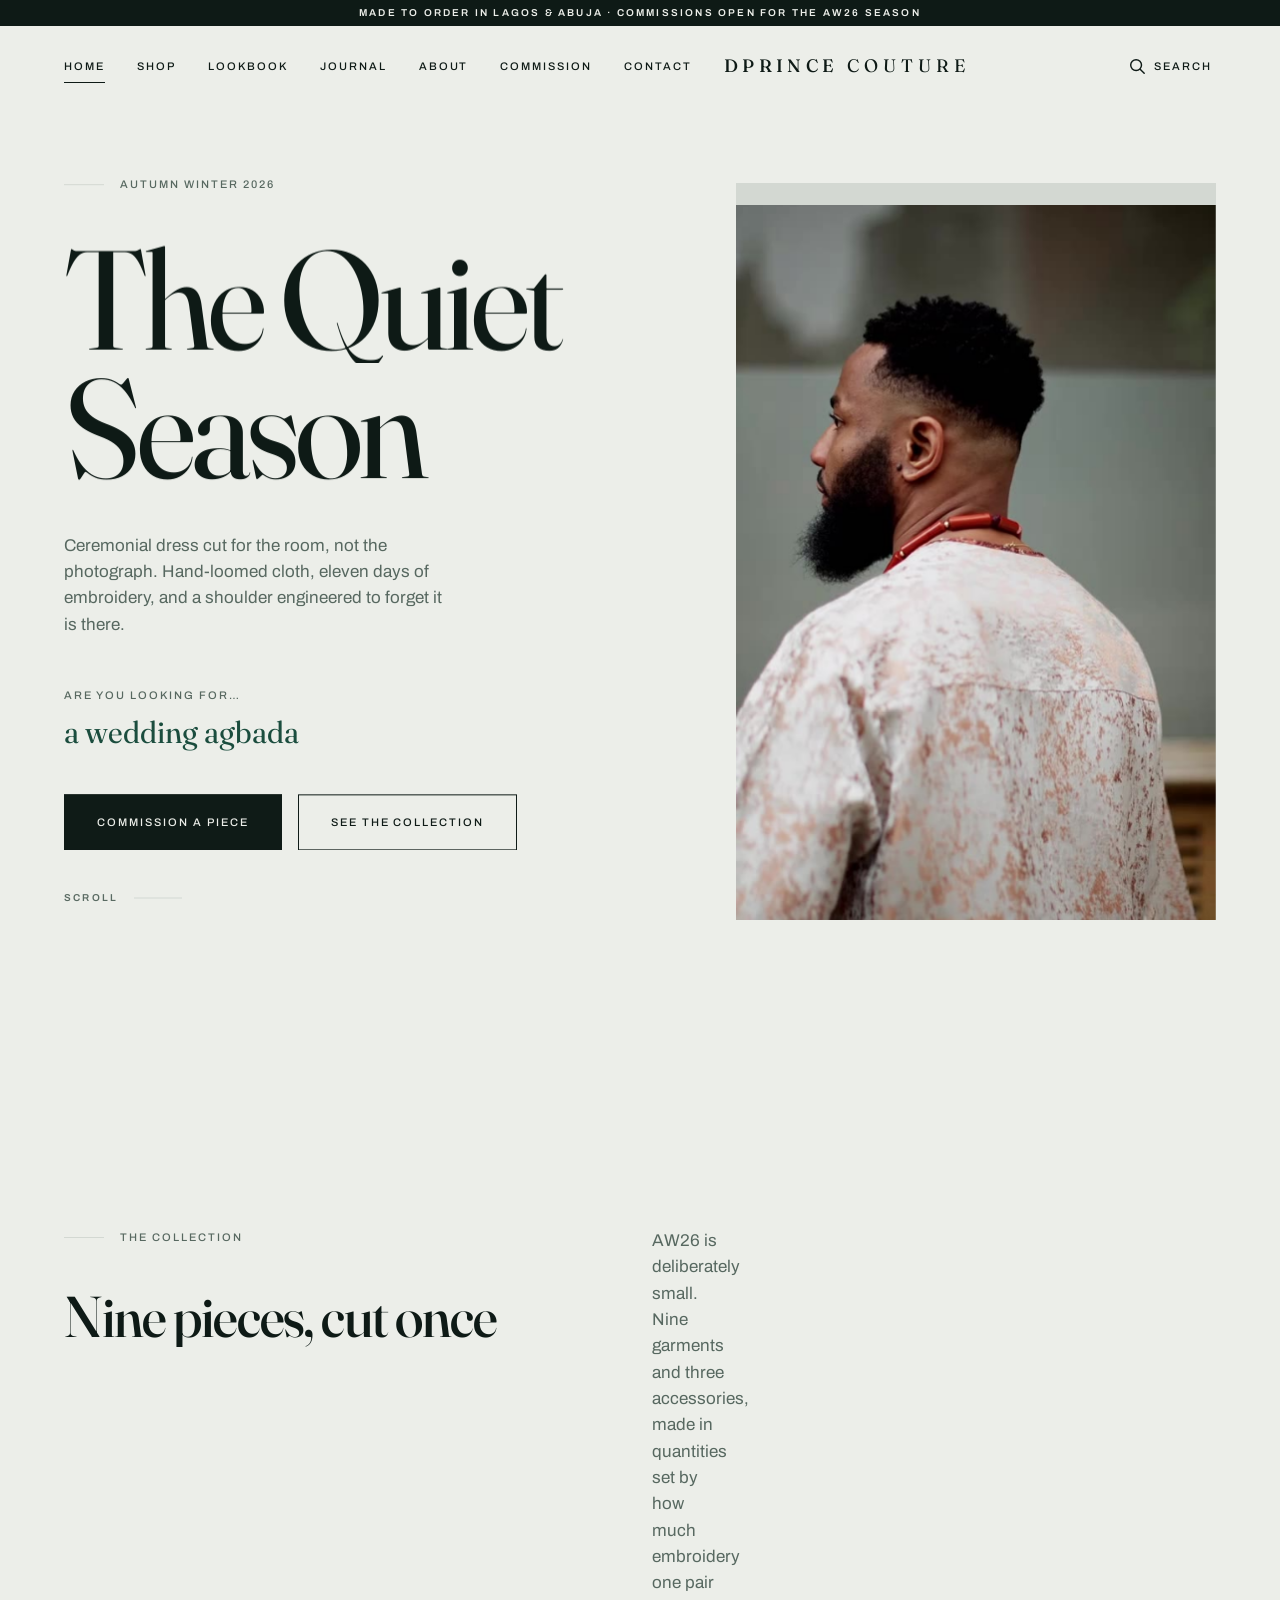
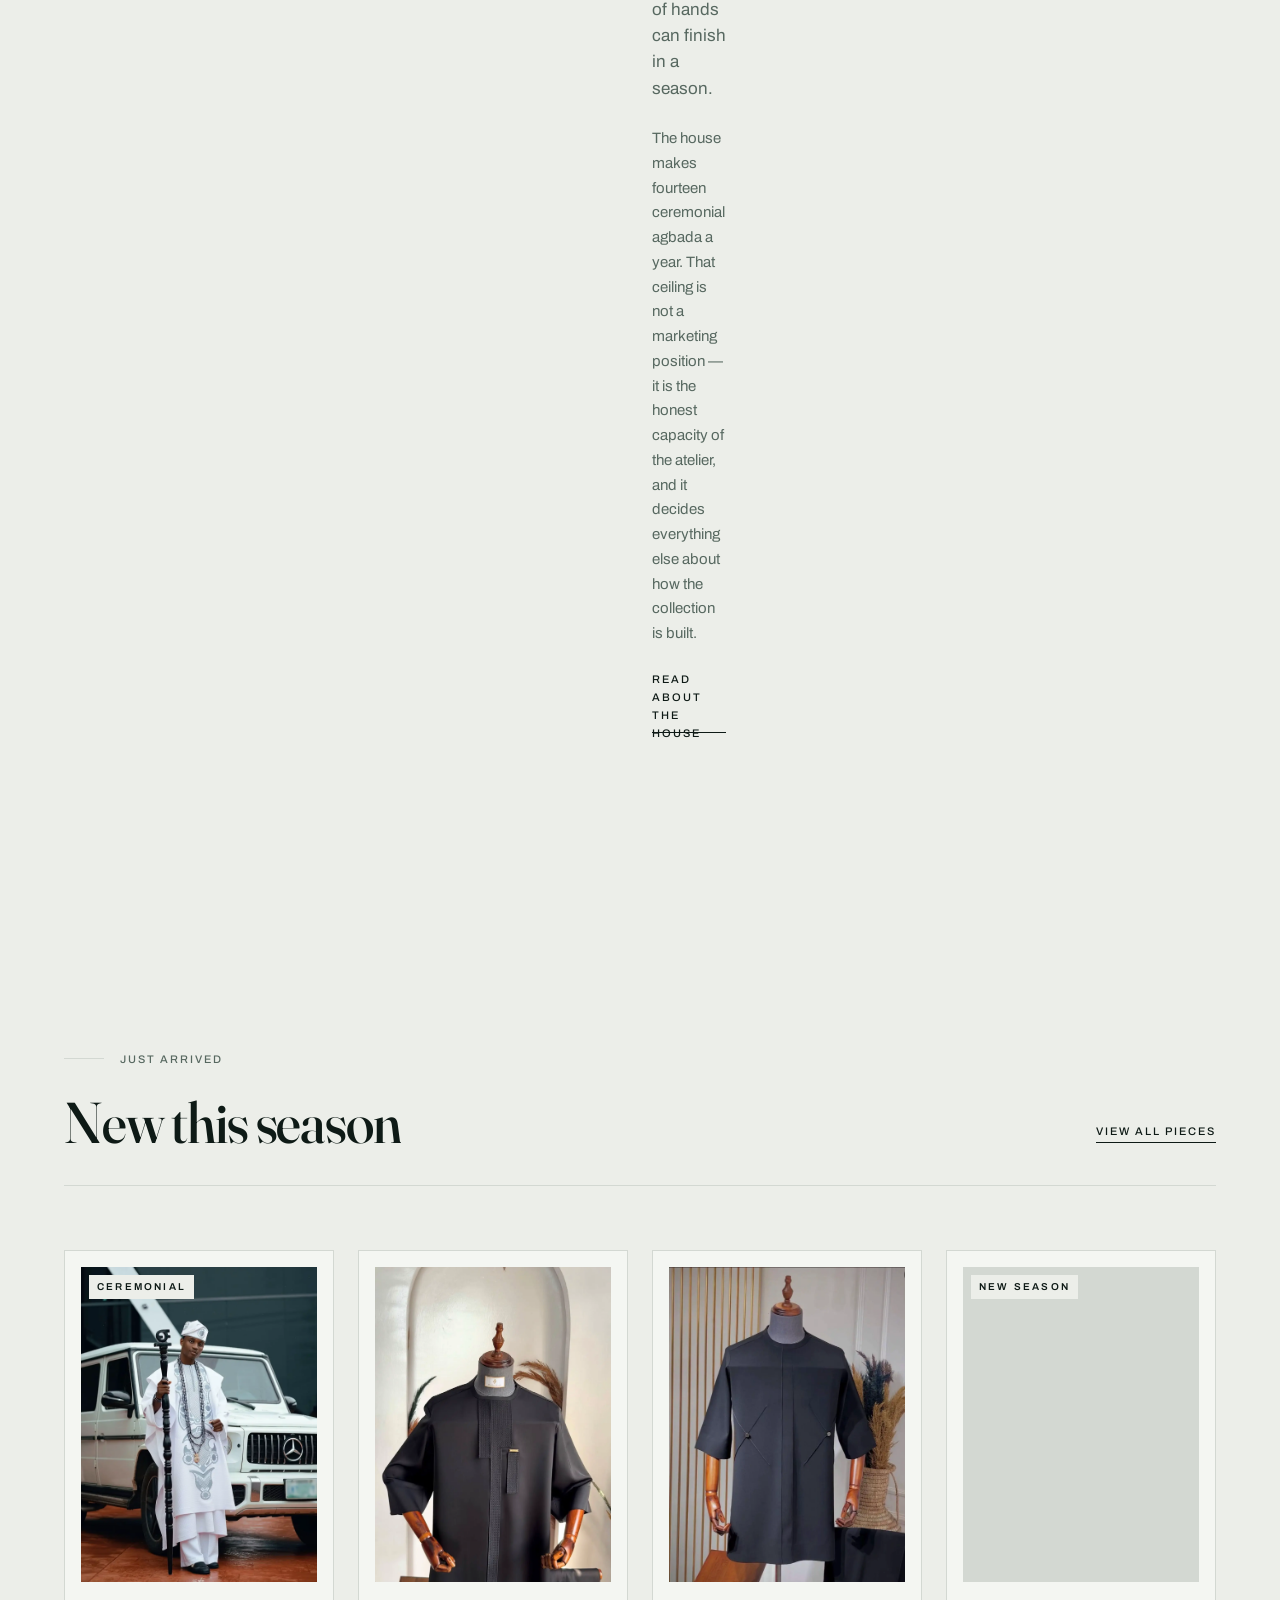
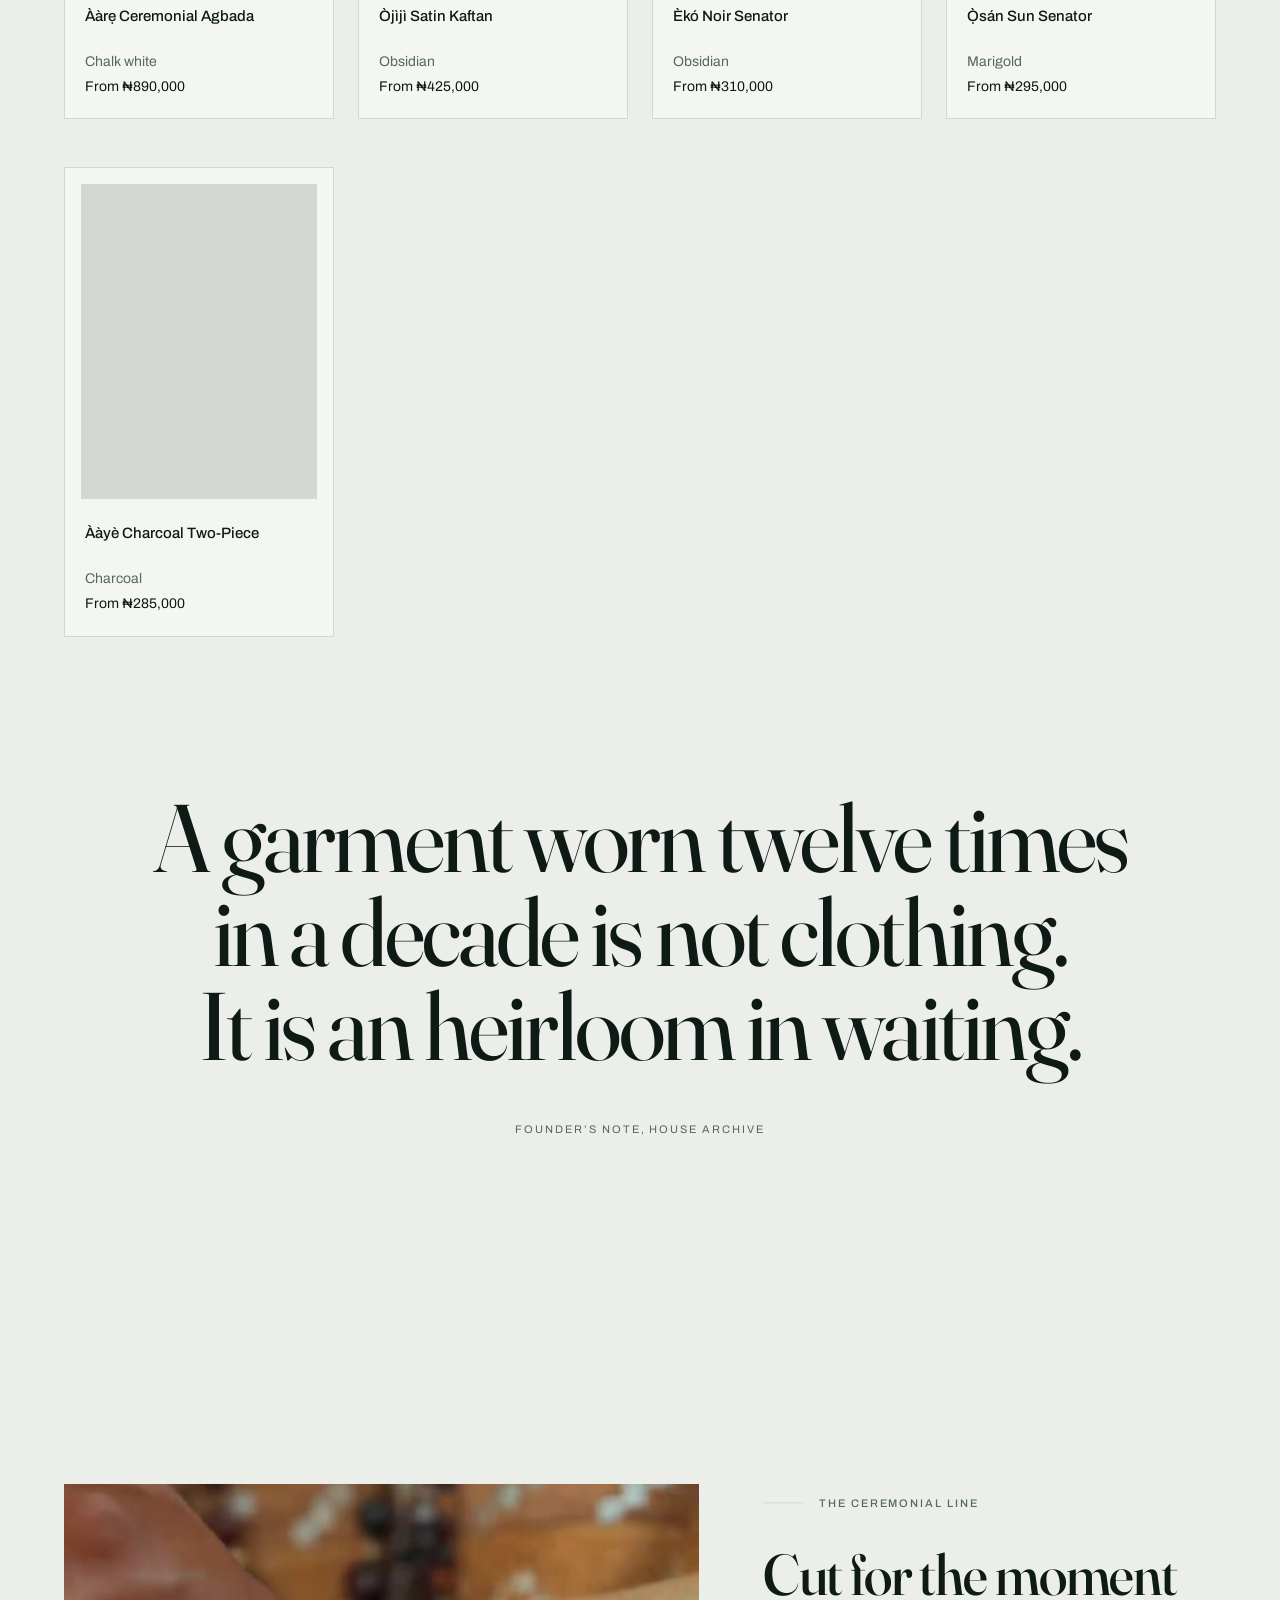
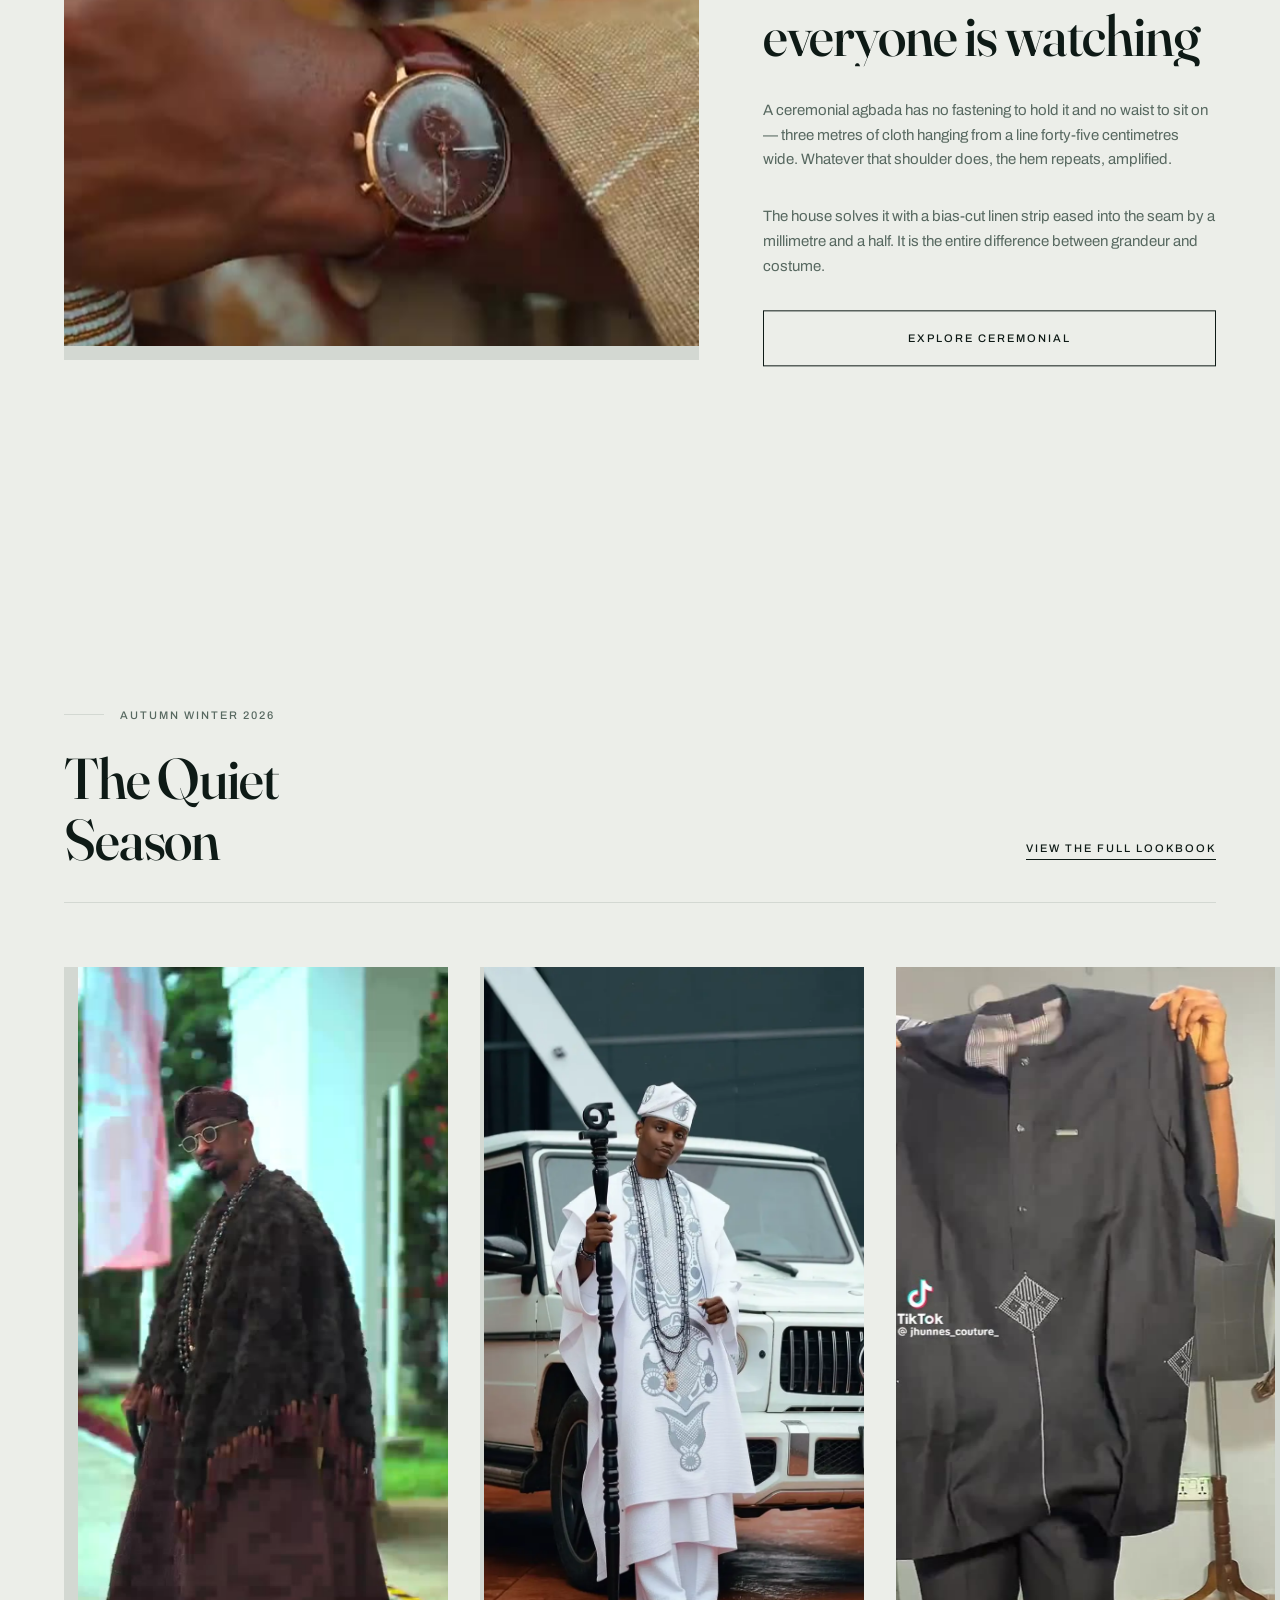
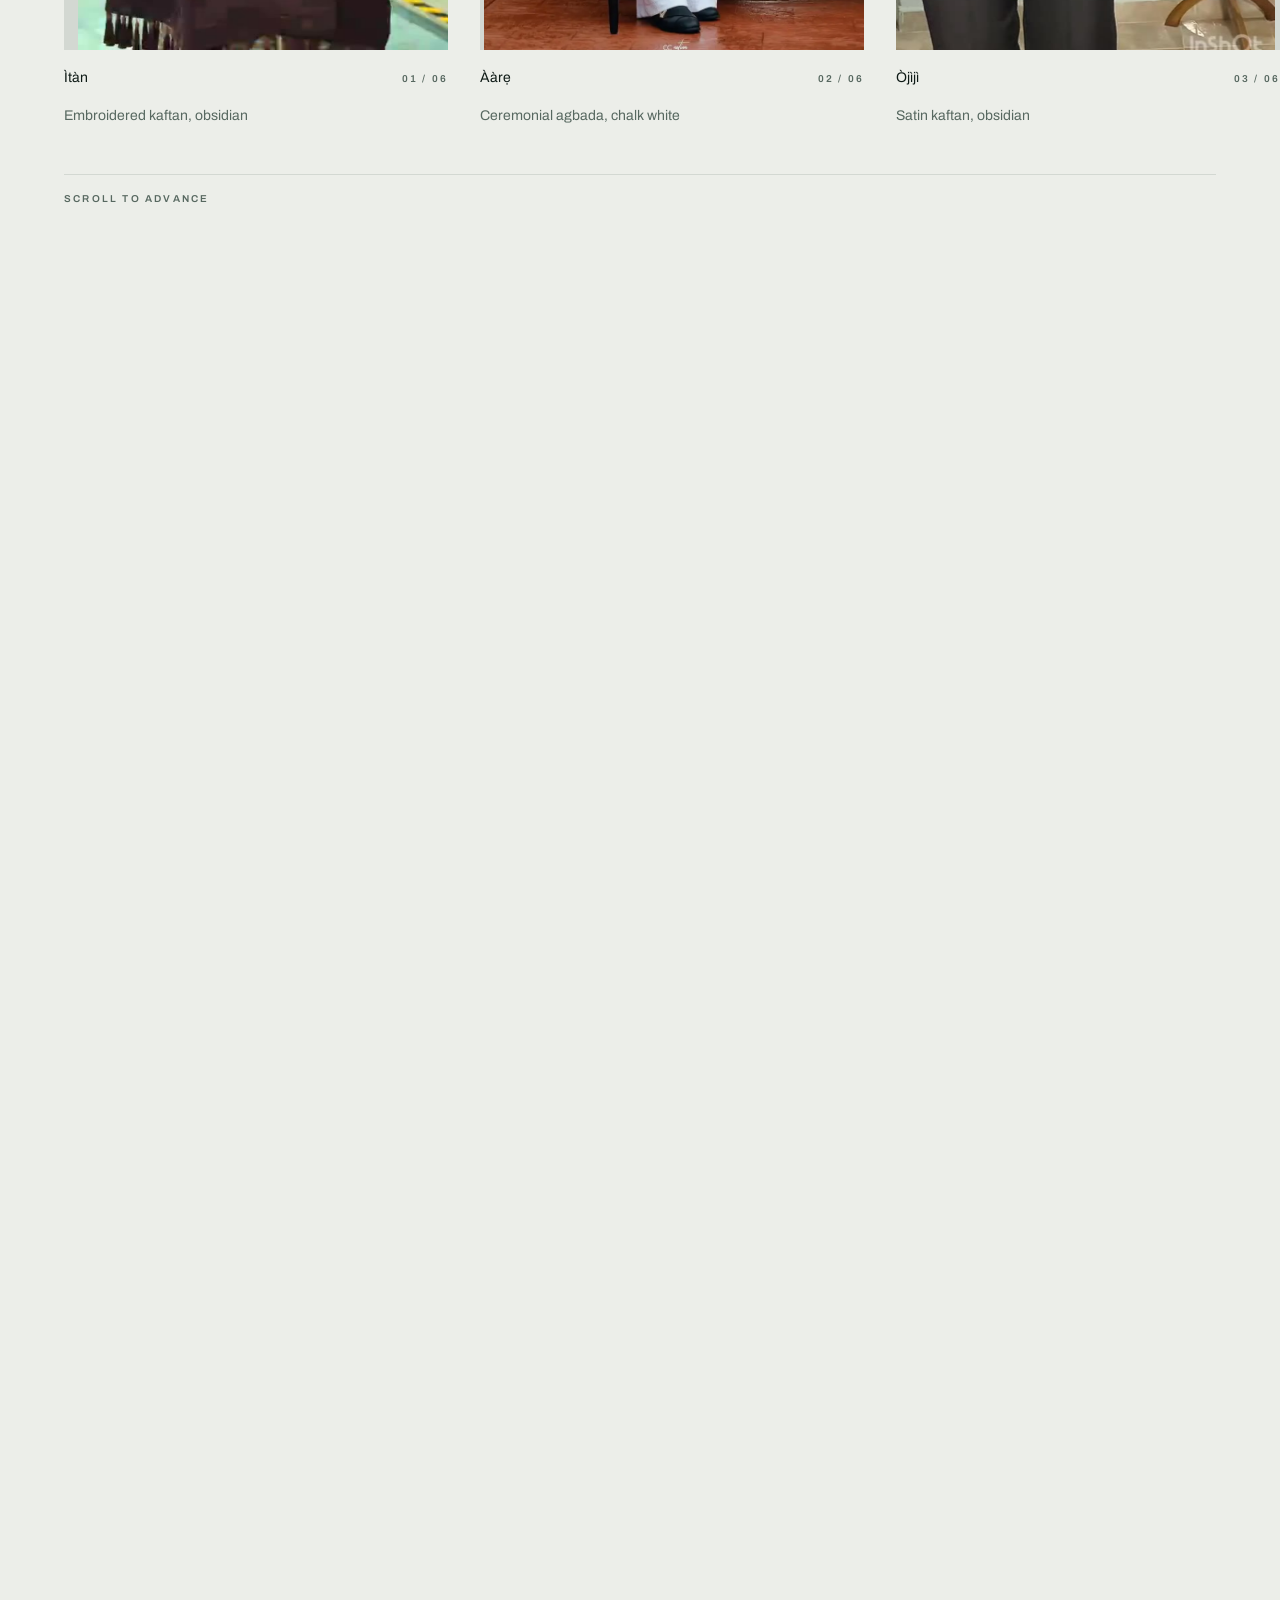
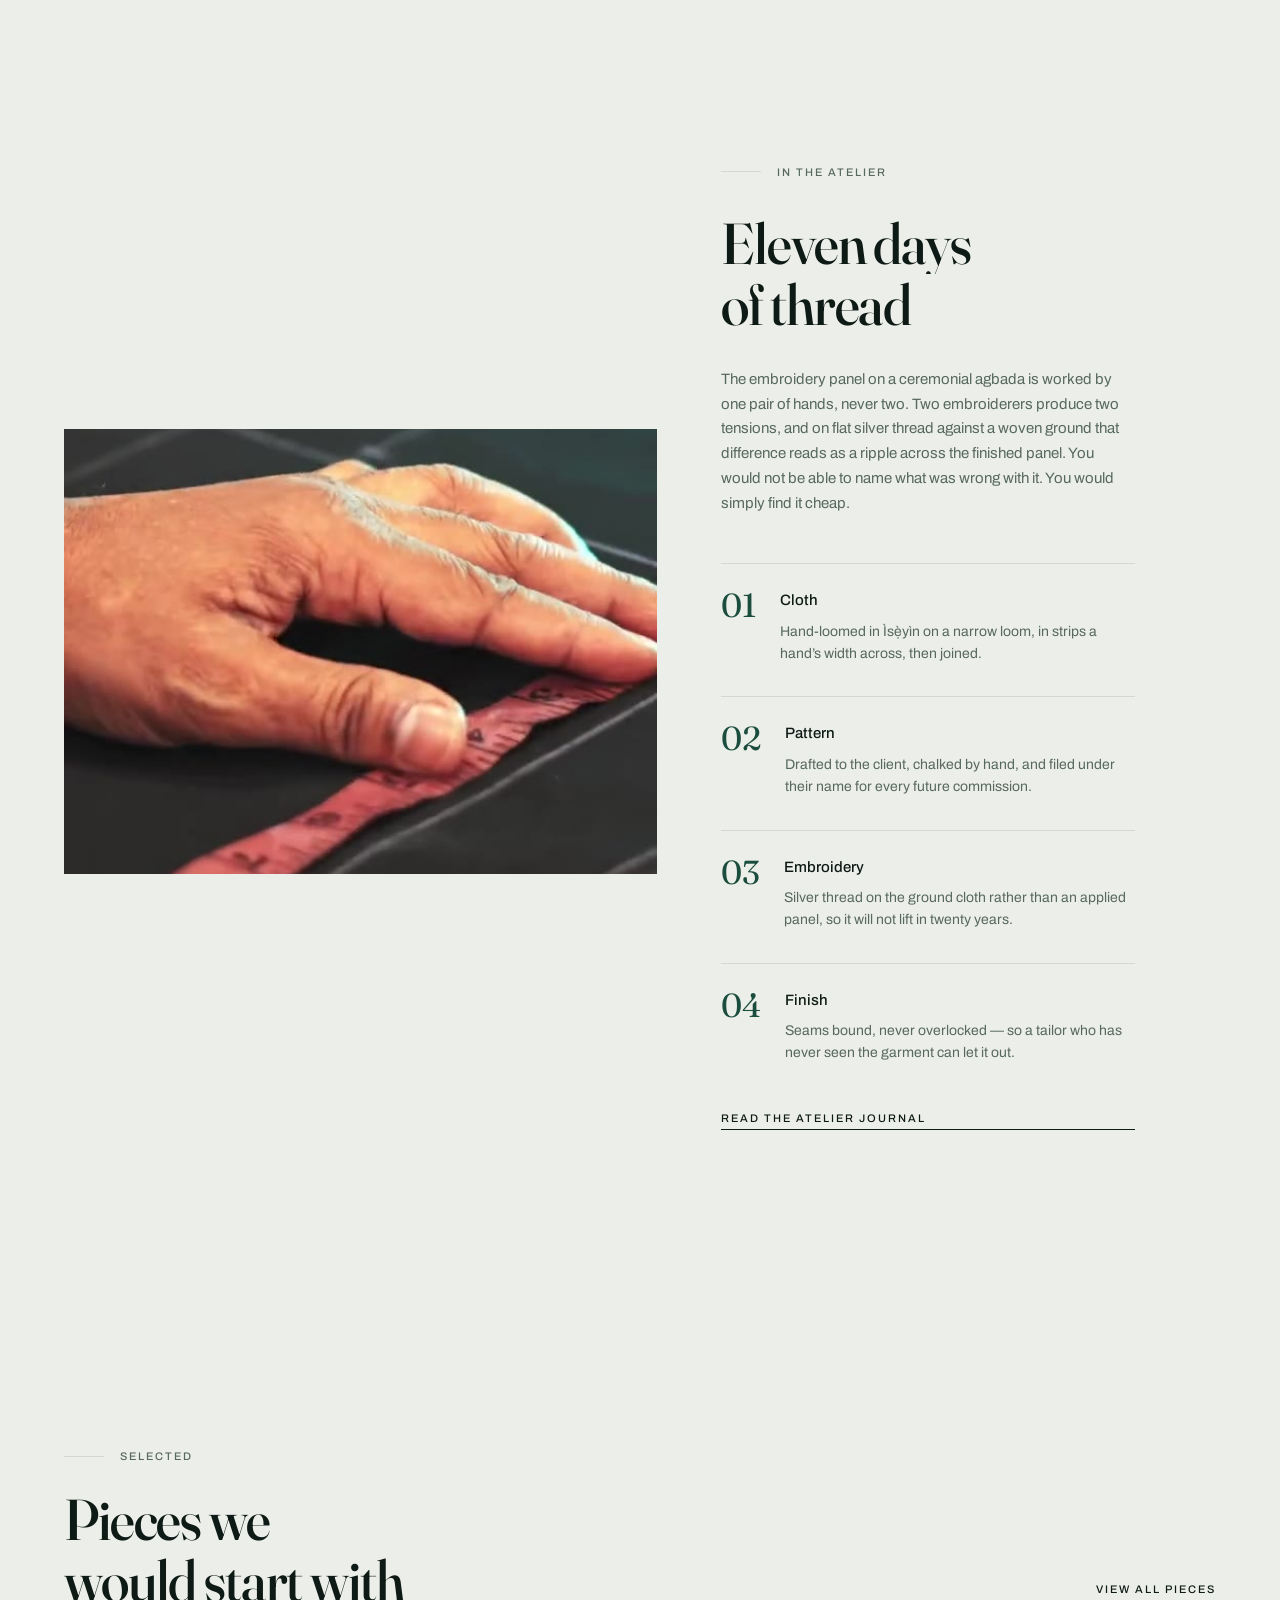
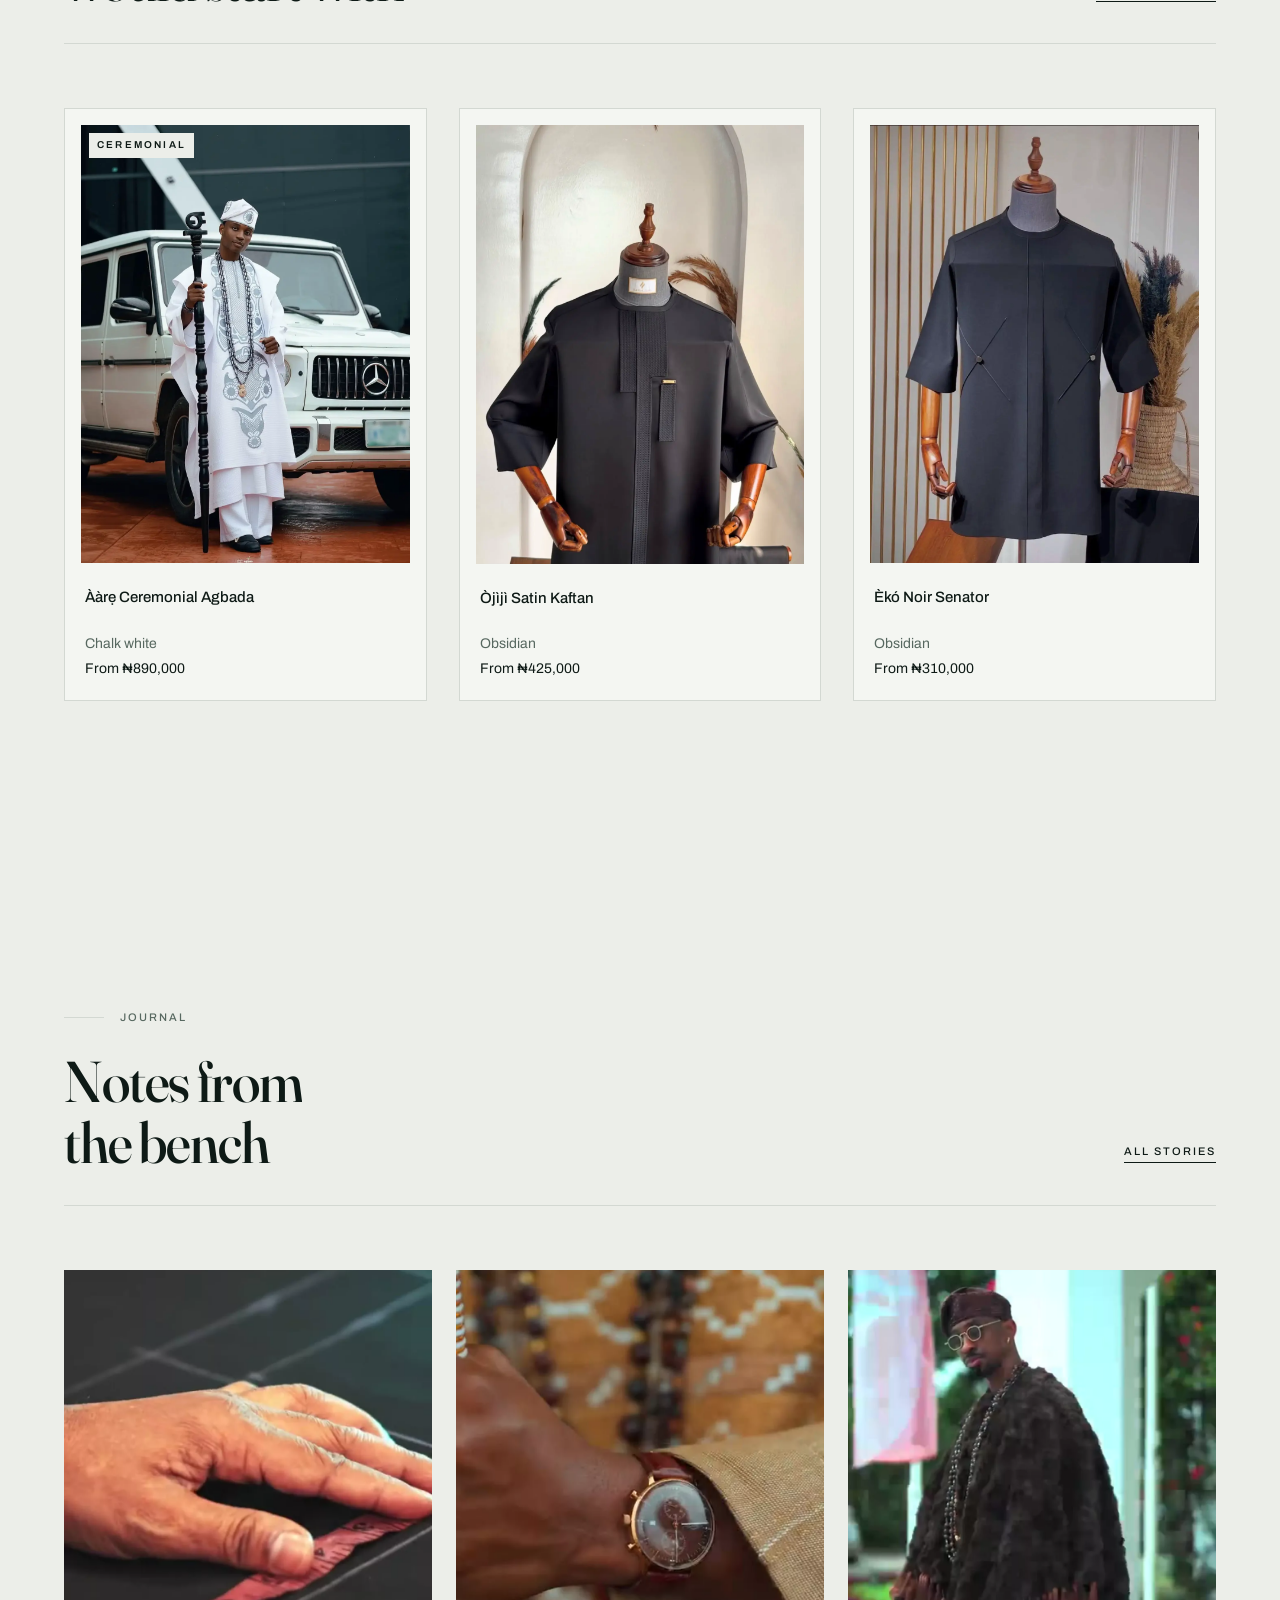
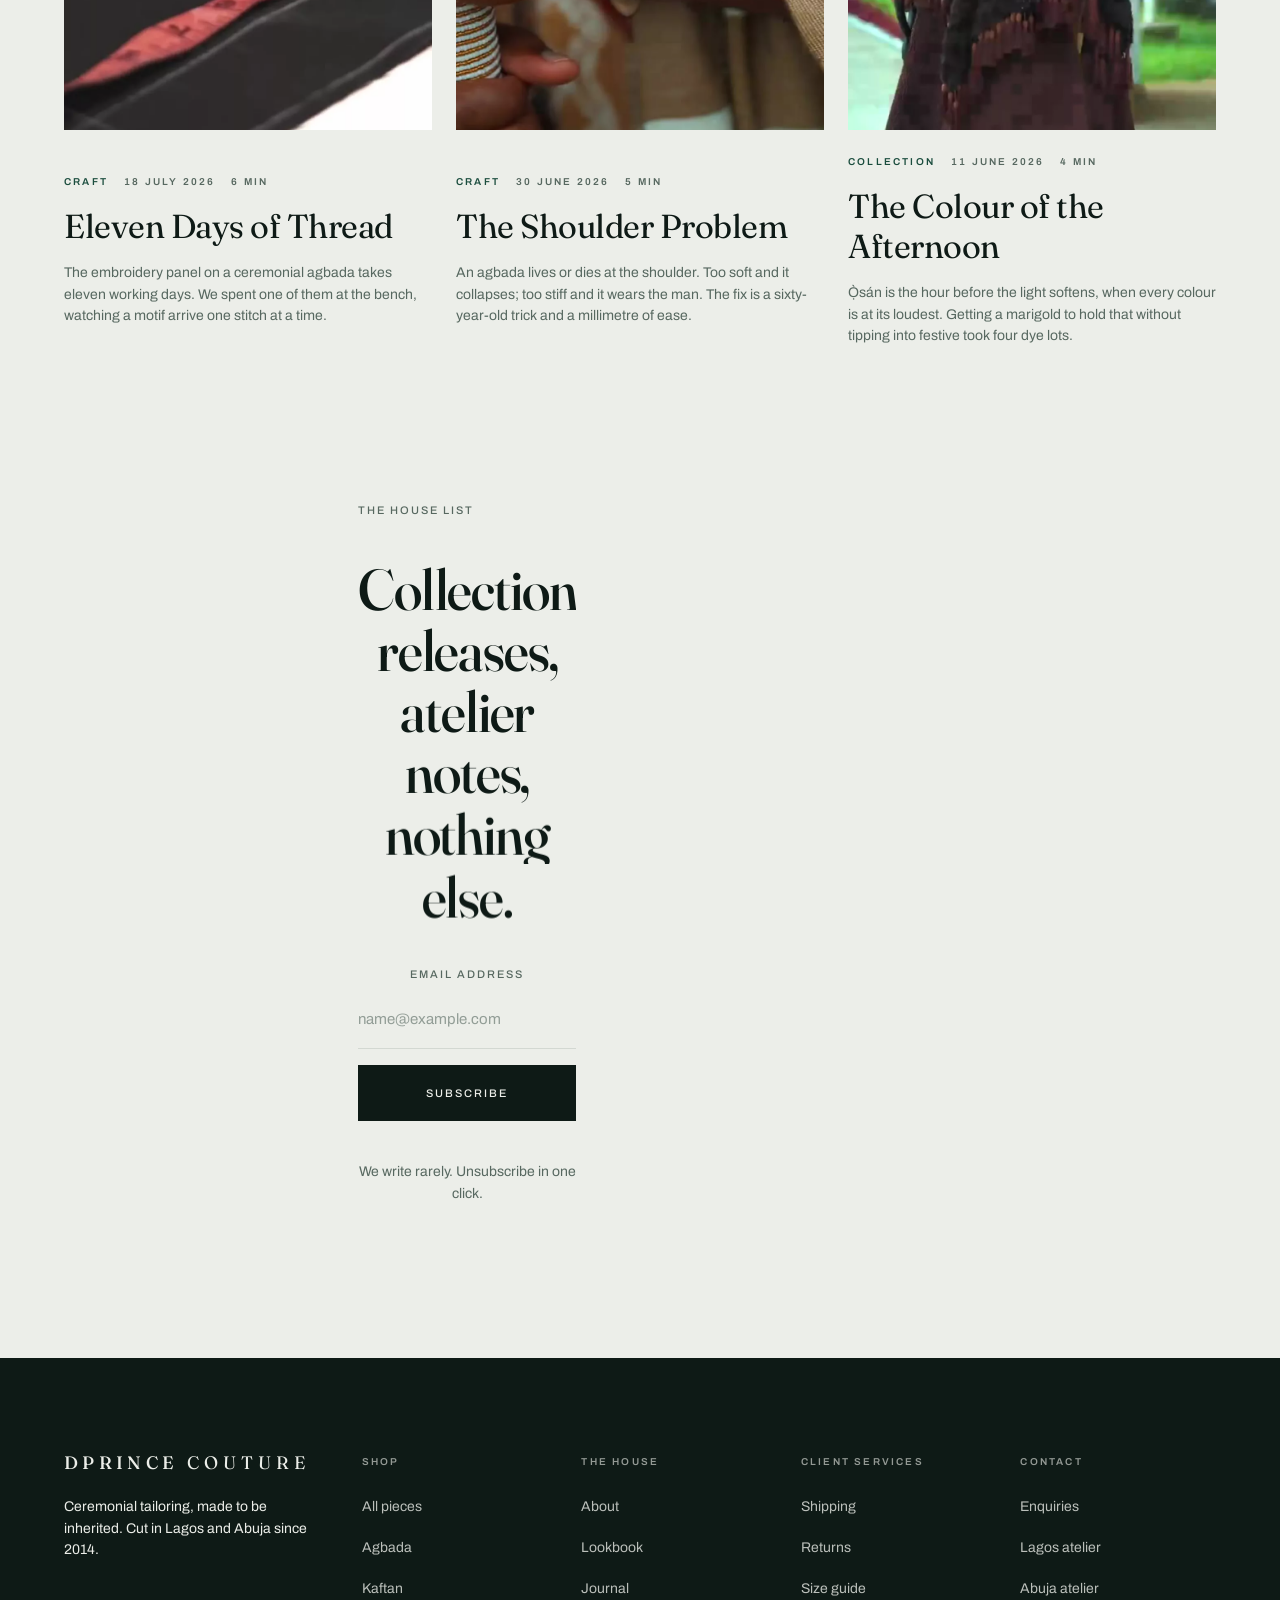
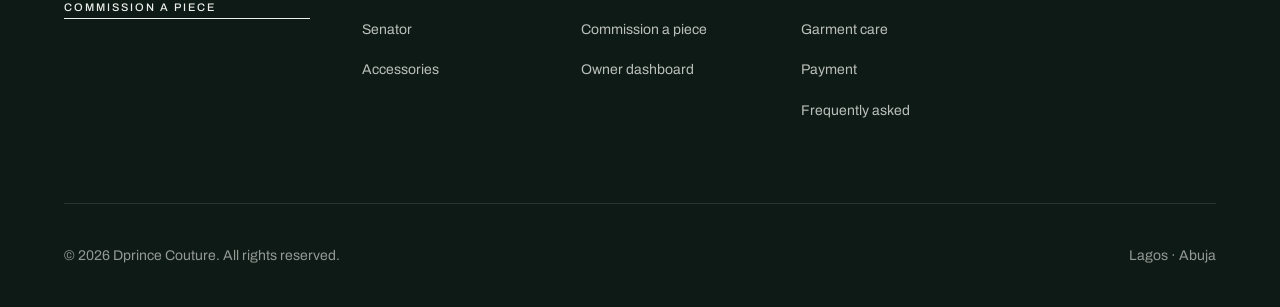
<file: index.html>
<!DOCTYPE html>
<html lang="en">
<head>
<meta charset="utf-8">
<meta name="viewport" content="width=device-width, initial-scale=1">
<title>Dprince Couture — Ceremonial Tailoring, Lagos &amp; Abuja</title>
<meta name="description" content="Ceremonial agbada, kaftan and senator tailoring, hand-cut in Lagos and Abuja. Made to be inherited.">
<meta name="theme-color" content="#ECEEE9">
<meta property="og:title" content="Dprince Couture — Ceremonial Tailoring, Lagos &amp; Abuja">
<meta property="og:description" content="Ceremonial agbada, kaftan and senator tailoring, hand-cut in Lagos and Abuja. Made to be inherited.">
<meta property="og:type" content="website">

<link rel="preload" href="assets/fonts/fraunces-latin.woff2" as="font" type="font/woff2" crossorigin>
<link rel="preload" href="assets/fonts/archivo-latin.woff2" as="font" type="font/woff2" crossorigin>
<link rel="preload" href="assets/img/posters/hero-campaign.jpg" as="image">
<link rel="stylesheet" href="assets/css/reset.css">
<link rel="stylesheet" href="assets/css/tokens.css">
<link rel="stylesheet" href="assets/css/base.css">
<link rel="stylesheet" href="assets/css/layout.css">
<link rel="stylesheet" href="assets/css/components.css">
<link rel="stylesheet" href="assets/css/pages.css">
<link rel="stylesheet" href="assets/css/animations.css">

<script>
  /* Pre-animation states are applied only when animation will actually run.
     Without JS, or with reduced motion requested, nothing is ever hidden. */
  (function () {
    var reduced = window.matchMedia('(prefers-reduced-motion: reduce)').matches;
    if (!reduced) document.documentElement.classList.add('has-anim');
  })();
</script>
</head>
<body data-page="index">
<a class="skip-link" href="#main">Skip to content</a>

<div class="intro" data-intro aria-hidden="true">
  <p class="intro__word"><span class="intro__char">D</span><span class="intro__char">P</span><span class="intro__char">R</span><span class="intro__char">I</span><span class="intro__char">N</span><span class="intro__char">C</span><span class="intro__char">E</span></p>
  <span class="intro__rule"></span>
</div>

<div class="announcement">
  <p>Made to order in Lagos &amp; Abuja &middot; Commissions open for the AW26 season</p>
</div>

<header class="site-header">
  <div class="header-inner">
    <nav class="header-nav" aria-label="Primary">
      <ul class="nav-list">
        <li><a class="nav-link" href="index.html">Home</a></li>
        <li><a class="nav-link" href="shop.html">Shop</a></li>
        <li><a class="nav-link" href="lookbook.html">Lookbook</a></li>
        <li><a class="nav-link" href="journal.html">Journal</a></li>
        <li><a class="nav-link" href="about.html">About</a></li>
        <li><a class="nav-link" href="commission.html">Commission</a></li>
        <li><a class="nav-link" href="contact.html">Contact</a></li>
      </ul>
      <button type="button" class="menu-toggle" data-menu-toggle
              aria-expanded="false" aria-controls="mobile-menu">
        <span class="menu-toggle__bars" aria-hidden="true"><span></span><span></span><span></span></span>
        <span>Menu</span>
      </button>
    </nav>

    <a class="wordmark" href="index.html" aria-label="Dprince Couture, home">DPRINCE <span>COUTURE</span></a>

    <div class="header-utils">
      <button type="button" class="header-action" data-search-open
              aria-expanded="false" aria-controls="search-overlay">
        <svg viewBox="0 0 20 20" fill="none" aria-hidden="true" focusable="false">
          <circle cx="9" cy="9" r="6" stroke="currentColor" stroke-width="1.6"/>
          <path d="M13.5 13.5 18 18" stroke="currentColor" stroke-width="1.6" stroke-linecap="round"/>
        </svg>
        <span>Search</span>
        <span class="visually-hidden">the collection</span>
      </button>
    </div>
  </div>
</header>

<div class="mobile-menu" id="mobile-menu" data-mobile-menu data-lenis-prevent
     aria-hidden="true">
  <div class="mobile-menu__head">
    <span class="wordmark">DPRINCE <span>COUTURE</span></span>
    <button type="button" class="icon-btn" data-menu-close aria-label="Close menu">&times;</button>
  </div>
  <nav aria-label="Mobile">
    <ul class="mobile-menu__list">
      <li><a class="mobile-menu__link" href="index.html">Home</a></li>
      <li><a class="mobile-menu__link" href="shop.html">Shop</a></li>
      <li><a class="mobile-menu__link" href="lookbook.html">Lookbook</a></li>
      <li><a class="mobile-menu__link" href="journal.html">Journal</a></li>
      <li><a class="mobile-menu__link" href="about.html">About</a></li>
      <li><a class="mobile-menu__link" href="commission.html">Commission</a></li>
      <li><a class="mobile-menu__link" href="contact.html">Contact</a></li>
    </ul>
  </nav>
  <div class="menu-contact">
    <p class="menu-contact__label">Talk to the atelier</p>
    <div class="menu-contact__list">
      <a class="menu-contact__item" href="tel:+2349036961268">
        <span class="menu-contact__icon" aria-hidden="true">
          <svg viewBox="0 0 20 20" fill="none">
            <path d="M4.5 2.5h3l1.5 3.75-2 1.25a10 10 0 0 0 4.5 4.5l1.25-2L16.5 11.5v3a1.5 1.5 0 0 1-1.6 1.5A13.5 13.5 0 0 1 3 4.1 1.5 1.5 0 0 1 4.5 2.5z"
                  stroke="currentColor" stroke-width="1.4" stroke-linejoin="round"/>
          </svg>
        </span>
        <span class="menu-contact__text">
          <span class="menu-contact__what">Call the atelier</span>
          <span class="menu-contact__detail">0903 696 1268</span>
        </span>
      </a>

      <a class="menu-contact__item" href="https://wa.me/2349036961268"
         target="_blank" rel="noopener" data-no-transition>
        <span class="menu-contact__icon" aria-hidden="true">
          <svg viewBox="0 0 20 20" fill="none">
            <path d="M10 2.5a7.5 7.5 0 0 0-6.4 11.4L2.5 17.5l3.7-1.05A7.5 7.5 0 1 0 10 2.5z"
                  stroke="currentColor" stroke-width="1.4" stroke-linejoin="round"/>
            <path d="M7.4 7c.2-.5.4-.5.7-.5h.5c.2 0 .4 0 .6.5l.6 1.3c.1.3 0 .5-.1.6l-.4.4c-.1.2-.2.3 0 .6a5.4 5.4 0 0 0 2.3 2c.3.1.5.1.6 0l.5-.5c.2-.2.4-.2.6-.1l1.3.7c.3.2.4.3.4.5 0 .6-.5 1.4-1.3 1.5-.7.1-1.6 0-3.4-1a9.3 9.3 0 0 1-3.2-3.3c-.5-1-.5-1.8-.4-2.3.1-.2.2-.4.2-.4z"
                  fill="currentColor"/>
          </svg>
        </span>
        <span class="menu-contact__text">
          <span class="menu-contact__what">WhatsApp</span>
          <span class="menu-contact__detail">Fastest reply, usually same day</span>
        </span>
      </a>

      <a class="menu-contact__item" href="mailto:atelier@dprincecouture.com">
        <span class="menu-contact__icon" aria-hidden="true">
          <svg viewBox="0 0 20 20" fill="none">
            <rect x="2.5" y="4.5" width="15" height="11" stroke="currentColor" stroke-width="1.4"/>
            <path d="m2.5 5.5 7.5 5 7.5-5" stroke="currentColor" stroke-width="1.4" stroke-linejoin="round"/>
          </svg>
        </span>
        <span class="menu-contact__text">
          <span class="menu-contact__what">Email</span>
          <span class="menu-contact__detail">atelier@dprincecouture.com</span>
        </span>
      </a>
    </div>
  </div>

  <div class="mobile-menu__foot">
    <a class="btn btn--primary btn--block" href="commission.html">Commission a piece</a>
    <div class="mobile-menu__fine">
      <a href="client-services.html">Client services</a>
      <a href="client-services.html#sizing">Size guide</a>
      <a href="about.html">About the house</a>
    </div>
  </div>
</div>

<main id="main">

  <!-- ============================ HERO ============================ -->
  <section class="hero" aria-labelledby="hero-heading">
    <div class="container container--wide">
      <div class="hero__inner">
        <div class="hero__content">
          <p class="eyebrow">Autumn Winter 2026</p>
          <h1 class="hero__title" id="hero-heading" data-split="hero">The Quiet Season</h1>
          <p class="lead hero__support">
            Ceremonial dress cut for the room, not the photograph. Hand-loomed cloth,
            eleven days of embroidery, and a shoulder engineered to forget it is there.
          </p>
          <div class="hero__prompt">
            <p class="hero__prompt-lead">Are you looking for&hellip;</p>
            <p class="hero__prompt-rotator" data-hero-rotator aria-live="off"></p>
          </div>
          <div class="hero__cta cluster">
            <a class="btn btn--primary" href="commission.html" data-cursor="Start">Commission a piece</a>
            <a class="btn btn--secondary" href="shop.html" data-cursor="Enter">See the collection</a>
          </div>
          <p class="hero__scroll">Scroll</p>
        </div>

        <div class="hero__media">
          <video src="assets/video/hero-campaign.mp4"
                 poster="assets/img/posters/hero-campaign.jpg"
                 autoplay muted loop playsinline preload="metadata"
                 aria-label="Campaign film: a model in a textured kaftan and coral bead strands turning away from camera."></video>
        </div>
      </div>
      <p class="hero__caption">AW26 Campaign &middot; Photographed in Lagos</p>
    </div>
  </section>

  <!-- ==================== FEATURED COLLECTION ==================== -->
  <section class="section" aria-labelledby="featured-heading">
    <div class="container">
      <div class="grid">
        <div class="col-5 stack stack--lg">
          <p class="eyebrow">The collection</p>
          <h2 class="d3" id="featured-heading" data-split>Nine pieces, cut once</h2>
        </div>
        <div class="col-6 start-7 stack">
          <p class="lead">
            AW26 is deliberately small. Nine garments and three accessories, made in
            quantities set by how much embroidery one pair of hands can finish in a season.
          </p>
          <p class="body-text muted">
            The house makes fourteen ceremonial agbada a year. That ceiling is not a
            marketing position — it is the honest capacity of the atelier, and it decides
            everything else about how the collection is built.
          </p>
          <a class="btn-text" href="about.html">Read about the house</a>
        </div>
      </div>
    </div>
  </section>

  <!-- ======================= NEW ARRIVALS ======================= -->
  <section class="section section--top" aria-labelledby="arrivals-heading">
    <div class="container container--wide">
      <div class="section-head">
        <div class="section-head__text">
          <p class="eyebrow">Just arrived</p>
          <h2 class="d3" id="arrivals-heading" data-split>New this season</h2>
        </div>
        <a class="btn-text" href="shop.html">View all pieces</a>
      </div>
      <div class="product-grid" data-new-arrivals></div>
    </div>
  </section>

  <!-- ======================== STATEMENT ========================= -->
  <section class="section" aria-labelledby="statement-heading">
    <div class="container">
      <h2 class="statement" id="statement-heading" data-split-words>
        A garment worn twelve times in a decade is not clothing. It is an heirloom in waiting.
      </h2>
      <p class="statement-attrib">Founder&rsquo;s note, house archive</p>
    </div>
  </section>

  <!-- ===================== SPLIT CAMPAIGN ======================= -->
  <section class="section" data-campaign-split aria-labelledby="campaign-heading">
    <div class="container container--wide">
      <div class="split campaign-split">
        <div class="campaign-split__media">
          <video src="assets/video/campaign-agbada.mp4"
                 poster="assets/img/posters/campaign-agbada.jpg"
                 muted loop playsinline preload="none" data-lazy-play
                 aria-label="Campaign film: ceremonial agbada photographed walking through a stone colonnade."></video>
        </div>
        <div class="campaign-split__body">
          <p class="eyebrow">The ceremonial line</p>
          <h2 class="d3" id="campaign-heading" data-split>Cut for the moment everyone is watching</h2>
          <p class="body-text muted">
            A ceremonial agbada has no fastening to hold it and no waist to sit on —
            three metres of cloth hanging from a line forty-five centimetres wide.
            Whatever that shoulder does, the hem repeats, amplified.
          </p>
          <p class="body-text muted">
            The house solves it with a bias-cut linen strip eased into the seam by a
            millimetre and a half. It is the entire difference between grandeur and costume.
          </p>
          <a class="btn btn--secondary" href="shop.html?category=Agbada">Explore ceremonial</a>
        </div>
      </div>
    </div>
  </section>


<section class="section lookbook" data-lookbook aria-labelledby="lookbook-heading">
  <div class="container container--wide">
    <div class="section-head">
      <div class="section-head__text">
        <p class="eyebrow">Autumn Winter 2026</p>
        <h2 class="d3" id="lookbook-heading" data-split>The Quiet Season</h2>
      </div>
      <a class="btn-text" href="lookbook.html">View the full lookbook</a>
    </div>
  </div>

  <div class="lookbook__viewport">
    <div class="lookbook__track">

        <article class="look">
          <div class="look__media"><video class="look__media-el look__media--inner" src="assets/video/look-01.mp4" poster="assets/img/posters/look-01.jpg" muted loop playsinline preload="none" data-lazy-play aria-label="Model turning in an embroidered obsidian kaftan, photographed in low raking light."></video></div>
          <div class="look__caption">
            <span>Ìtàn</span>
            <span class="look__index">01 / 06</span>
          </div>
          <p class="small muted">Embroidered kaftan, obsidian</p>
        </article>

        <article class="look">
          <div class="look__media"><img class="look__media-el look__media--inner" src="assets/img/editorial/campaign-agbada-01.webp" alt="Model wearing the Ààrẹ ceremonial agbada in chalk white with a carved opa staff." width="900" height="1600" loading="lazy" decoding="async"></div>
          <div class="look__caption">
            <span>Ààrẹ</span>
            <span class="look__index">02 / 06</span>
          </div>
          <p class="small muted">Ceremonial agbada, chalk white</p>
        </article>

        <article class="look">
          <div class="look__media"><video class="look__media-el look__media--inner" src="assets/video/look-03.mp4" poster="assets/img/posters/look-03.jpg" muted loop playsinline preload="none" data-lazy-play aria-label="Model in an obsidian satin kaftan moving through a shaded colonnade."></video></div>
          <div class="look__caption">
            <span>Òjìjì</span>
            <span class="look__index">03 / 06</span>
          </div>
          <p class="small muted">Satin kaftan, obsidian</p>
        </article>

        <article class="look">
          <div class="look__media"><img class="look__media-el look__media--inner" src="assets/img/editorial/campaign-agbada-02.webp" alt="Full-length view of the ceremonial agbada showing the draped shoulder and floor-length sokoto." width="900" height="1600" loading="lazy" decoding="async"></div>
          <div class="look__caption">
            <span>Ọba</span>
            <span class="look__index">04 / 06</span>
          </div>
          <p class="small muted">Ceremonial agbada, full sweep</p>
        </article>

        <article class="look">
          <div class="look__media"><video class="look__media-el look__media--inner" src="assets/video/look-05.mp4" poster="assets/img/posters/look-05.jpg" muted loop playsinline preload="none" data-lazy-play aria-label="Model in a charcoal two-piece senator walking away from camera."></video></div>
          <div class="look__caption">
            <span>Ààyè</span>
            <span class="look__index">05 / 06</span>
          </div>
          <p class="small muted">Two-piece senator, charcoal</p>
        </article>

        <article class="look">
          <div class="look__media"><img class="look__media-el look__media--inner" src="assets/img/journal/campaign-agbada.webp" alt="Ceremonial agbada in hand-loomed aso-oke photographed against stone columns." width="900" height="1600" loading="lazy" decoding="async"></div>
          <div class="look__caption">
            <span>Ìsẹ̀yìn</span>
            <span class="look__index">06 / 06</span>
          </div>
          <p class="small muted">Hand-loomed aso-oke</p>
        </article>

    </div>
  </div>

  <div class="lookbook__progress" role="presentation">
    <div class="lookbook__progress-bar"></div>
  </div>
  <p class="lookbook__hint">Scroll to advance</p>
</section>


  <!-- ====================== CRAFTSMANSHIP ======================= -->
  <section class="section craft" aria-labelledby="craft-heading">
    <div class="container container--wide">
      <div class="craft__inner">
        <div class="craft__media">
          <video data-craft-video src="assets/video/atelier-craft.mp4"
                 poster="assets/img/posters/atelier-craft.jpg"
                 muted playsinline preload="auto"
                 aria-label="Atelier film: chalk marking, pattern templates and cutting on dark cloth."></video>
        </div>
        <div class="craft__body">
          <p class="eyebrow">In the atelier</p>
          <h2 class="d3" id="craft-heading" data-split>Eleven days of thread</h2>
          <p class="body-text muted">
            The embroidery panel on a ceremonial agbada is worked by one pair of hands,
            never two. Two embroiderers produce two tensions, and on flat silver thread
            against a woven ground that difference reads as a ripple across the finished
            panel. You would not be able to name what was wrong with it. You would simply
            find it cheap.
          </p>

          <div class="craft__steps">
            <div class="craft__step">
              <span class="craft__num" aria-hidden="true">01</span>
              <div>
                <h3>Cloth</h3>
                <p>Hand-loomed in Ìsẹ̀yìn on a narrow loom, in strips a hand&rsquo;s width across, then joined.</p>
              </div>
            </div>
            <div class="craft__step">
              <span class="craft__num" aria-hidden="true">02</span>
              <div>
                <h3>Pattern</h3>
                <p>Drafted to the client, chalked by hand, and filed under their name for every future commission.</p>
              </div>
            </div>
            <div class="craft__step">
              <span class="craft__num" aria-hidden="true">03</span>
              <div>
                <h3>Embroidery</h3>
                <p>Silver thread on the ground cloth rather than an applied panel, so it will not lift in twenty years.</p>
              </div>
            </div>
            <div class="craft__step">
              <span class="craft__num" aria-hidden="true">04</span>
              <div>
                <h3>Finish</h3>
                <p>Seams bound, never overlocked — so a tailor who has never seen the garment can let it out.</p>
              </div>
            </div>
          </div>

          <a class="btn-text" href="journal.html">Read the atelier journal</a>
        </div>
      </div>
    </div>
  </section>

  <!-- ==================== SELECTED PRODUCTS ===================== -->
  <section class="section" aria-labelledby="selected-heading">
    <div class="container container--wide">
      <div class="section-head">
        <div class="section-head__text">
          <p class="eyebrow">Selected</p>
          <h2 class="d3" id="selected-heading" data-split>Pieces we would start with</h2>
        </div>
        <a class="btn-text" href="shop.html">View all pieces</a>
      </div>
      <div class="product-grid product-grid--3" data-selected-products></div>
    </div>
  </section>

  <!-- ====================== JOURNAL PREVIEW ===================== -->
  <section class="section section--top" aria-labelledby="journal-heading">
    <div class="container container--wide">
      <div class="section-head">
        <div class="section-head__text">
          <p class="eyebrow">Journal</p>
          <h2 class="d3" id="journal-heading" data-split>Notes from the bench</h2>
        </div>
        <a class="btn-text" href="journal.html">All stories</a>
      </div>
      <div class="journal-grid" data-journal-preview></div>
    </div>
  </section>


<section class="section" aria-labelledby="newsletter-heading">
  <div class="container">
    <div class="grid">
      <div class="col-6 start-4 center-x stack stack--lg">
        <p class="eyebrow eyebrow--plain">The house list</p>
        <h2 class="d3" id="newsletter-heading" data-split>Collection releases, atelier notes, nothing else.</h2>
        <form class="newsletter-form center-x" data-newsletter novalidate>
          <div class="field">
            <label class="field__label" for="newsletter-email">Email address</label>
            <input class="field__control" type="email" id="newsletter-email" name="email"
                   autocomplete="email" placeholder="name@example.com"
                   data-validate="required|email" required>
            <p class="field__message" data-form-status role="status" aria-live="polite"></p>
          </div>
          <button class="btn btn--primary" type="submit">Subscribe</button>
        </form>
        <p class="small muted">We write rarely. Unsubscribe in one click.</p>
      </div>
    </div>
  </div>
</section>

</main>

<footer class="site-footer">
  <div class="container container--wide">
    <div class="footer-grid">
      <div class="footer-brand">
        <span class="wordmark">DPRINCE <span>COUTURE</span></span>
        <p class="small">Ceremonial tailoring, made to be inherited. Cut in Lagos and Abuja since 2014.</p>
        <a class="btn-text" href="commission.html">Commission a piece</a>
      </div>

      <div class="footer-col">
        <h3>Shop</h3>
        <ul>
          <li><a href="shop.html">All pieces</a></li>
          <li><a href="shop.html?category=Agbada">Agbada</a></li>
          <li><a href="shop.html?category=Kaftan">Kaftan</a></li>
          <li><a href="shop.html?category=Senator">Senator</a></li>
          <li><a href="shop.html?category=Accessories">Accessories</a></li>
        </ul>
      </div>

      <div class="footer-col">
        <h3>The House</h3>
        <ul>
          <li><a href="about.html">About</a></li>
          <li><a href="lookbook.html">Lookbook</a></li>
          <li><a href="journal.html">Journal</a></li>
          <li><a href="commission.html">Commission a piece</a></li>
          <li><a href="dashboard.html">Owner dashboard</a></li>
        </ul>
      </div>

      <div class="footer-col">
        <h3>Client Services</h3>
        <ul>
          <li><a href="client-services.html#shipping">Shipping</a></li>
          <li><a href="client-services.html#returns">Returns</a></li>
          <li><a href="client-services.html#sizing">Size guide</a></li>
          <li><a href="client-services.html#care">Garment care</a></li>
          <li><a href="client-services.html#payment">Payment</a></li>
          <li><a href="client-services.html#faq">Frequently asked</a></li>
        </ul>
      </div>

      <div class="footer-col">
        <h3>Contact</h3>
        <ul>
          <li><a href="contact.html">Enquiries</a></li>
          <li><a href="contact.html#lagos">Lagos atelier</a></li>
          <li><a href="contact.html#abuja">Abuja atelier</a></li>
        </ul>
      </div>

    </div>
    <div class="footer-bottom">
      <p>&copy; 2026 Dprince Couture. All rights reserved.</p>
      <p>Lagos &middot; Abuja</p>
    </div>
  </div>
</footer>

<div class="search-overlay" id="search-overlay" data-search-overlay data-lenis-prevent
     role="dialog" aria-modal="true" aria-labelledby="search-heading" aria-hidden="true">
  <div class="search-overlay__head">
    <h2 class="label" id="search-heading">Search the collection</h2>
    <button type="button" class="icon-btn" data-search-close aria-label="Close search">&times;</button>
  </div>
  <div class="search-field">
    <label class="visually-hidden" for="search-input">Search for a style, colour or occasion</label>
    <input type="search" id="search-input" data-search-input autocomplete="off"
           placeholder="Agbada, kaftan, black&hellip;" spellcheck="false">
  </div>
  <p class="search-meta" data-search-meta aria-live="polite">Type to search the collection</p>
  <div class="search-suggestions" data-search-suggestions></div>
  <div class="search-results" data-search-results data-lenis-prevent></div>
</div>

<script src="assets/vendor/gsap.min.js"></script>
<script src="assets/vendor/ScrollTrigger.min.js"></script>
<script src="assets/vendor/lenis.min.js"></script>
<script type="module" src="assets/js/main.js"></script>
</body>
</html>
</file>
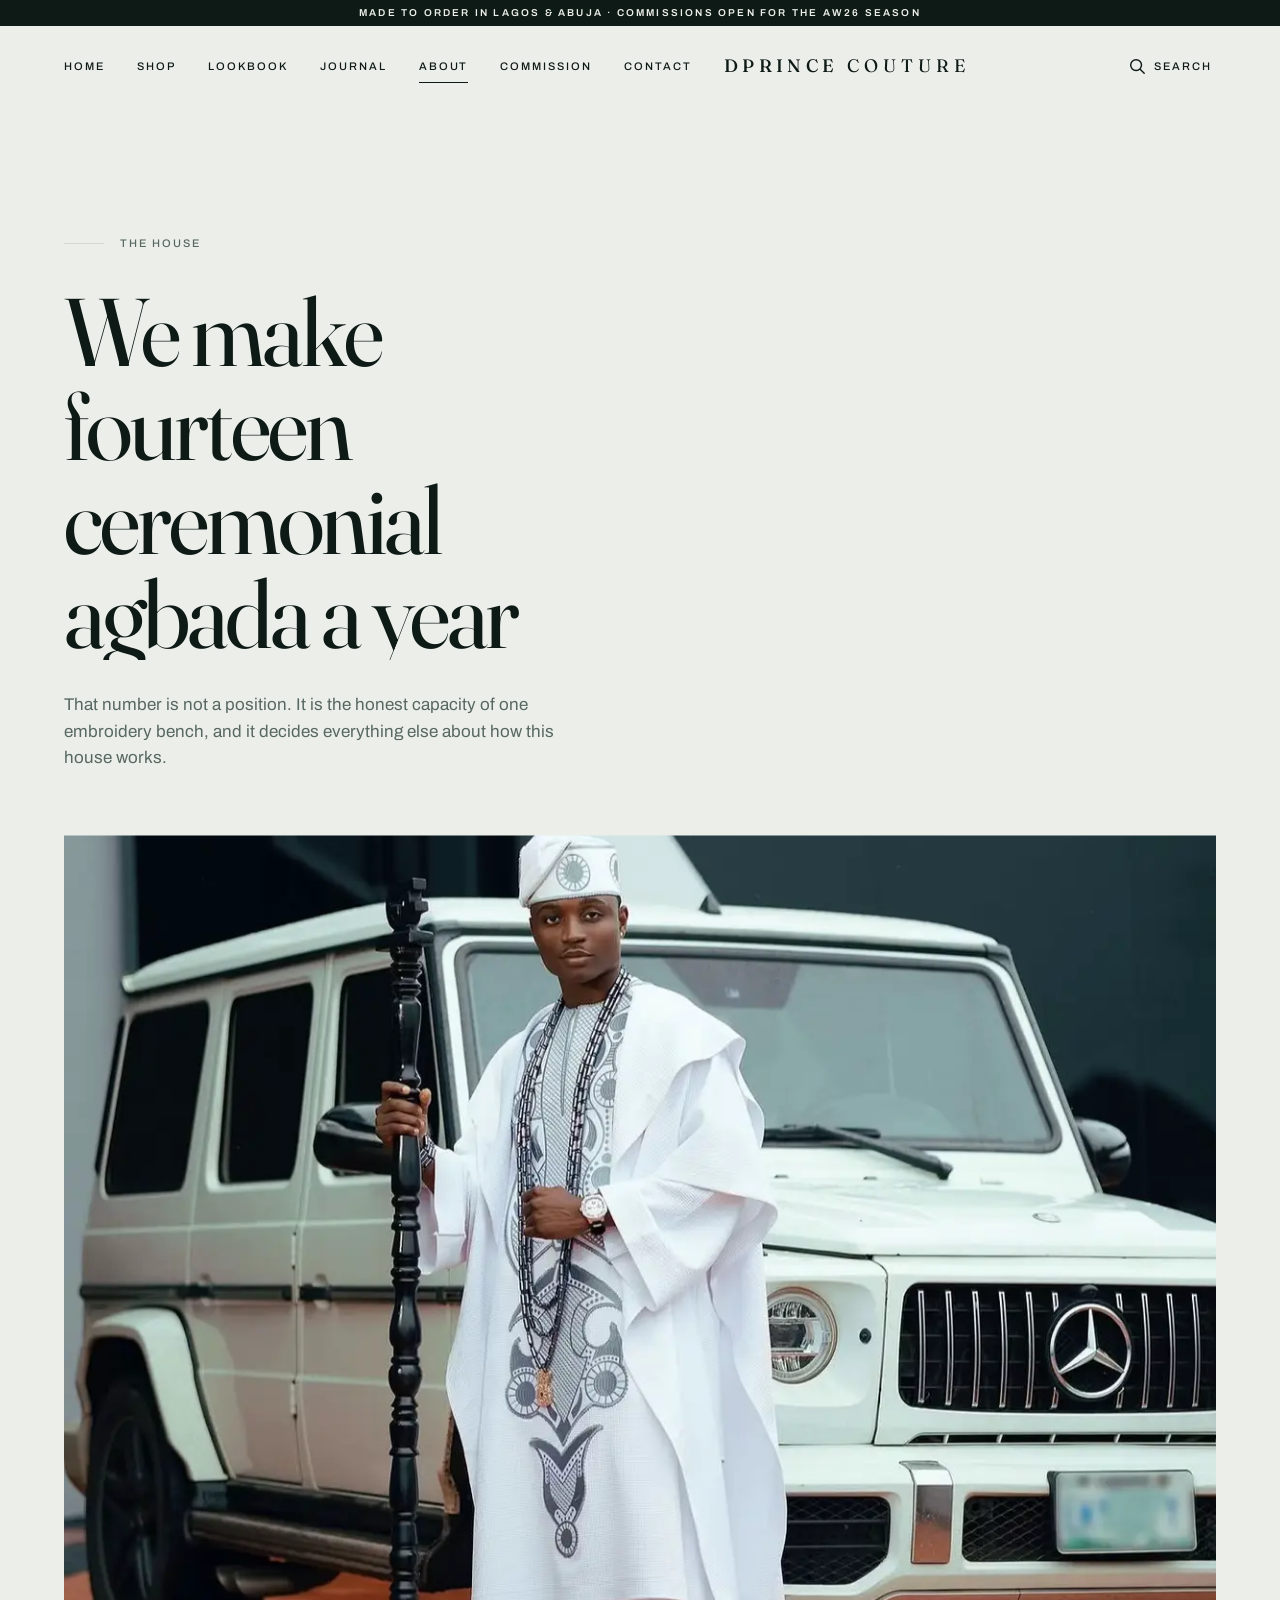
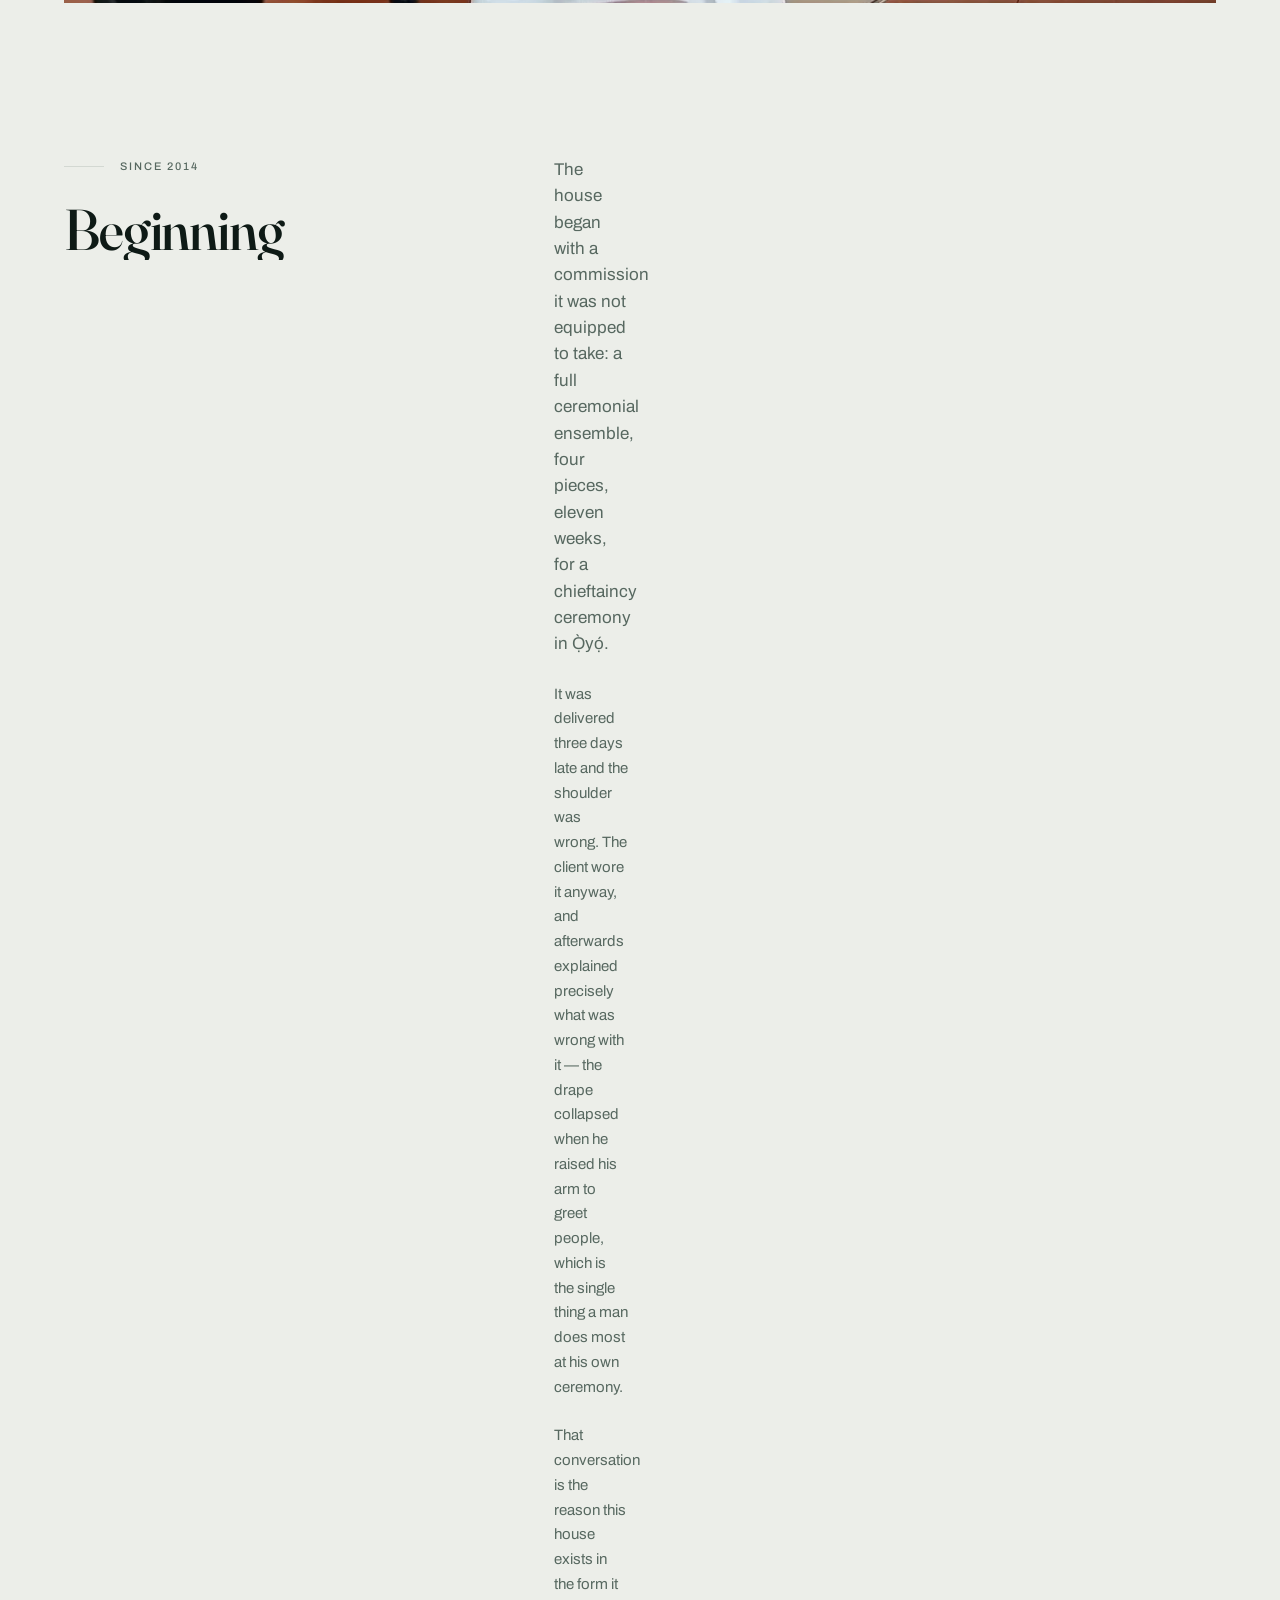
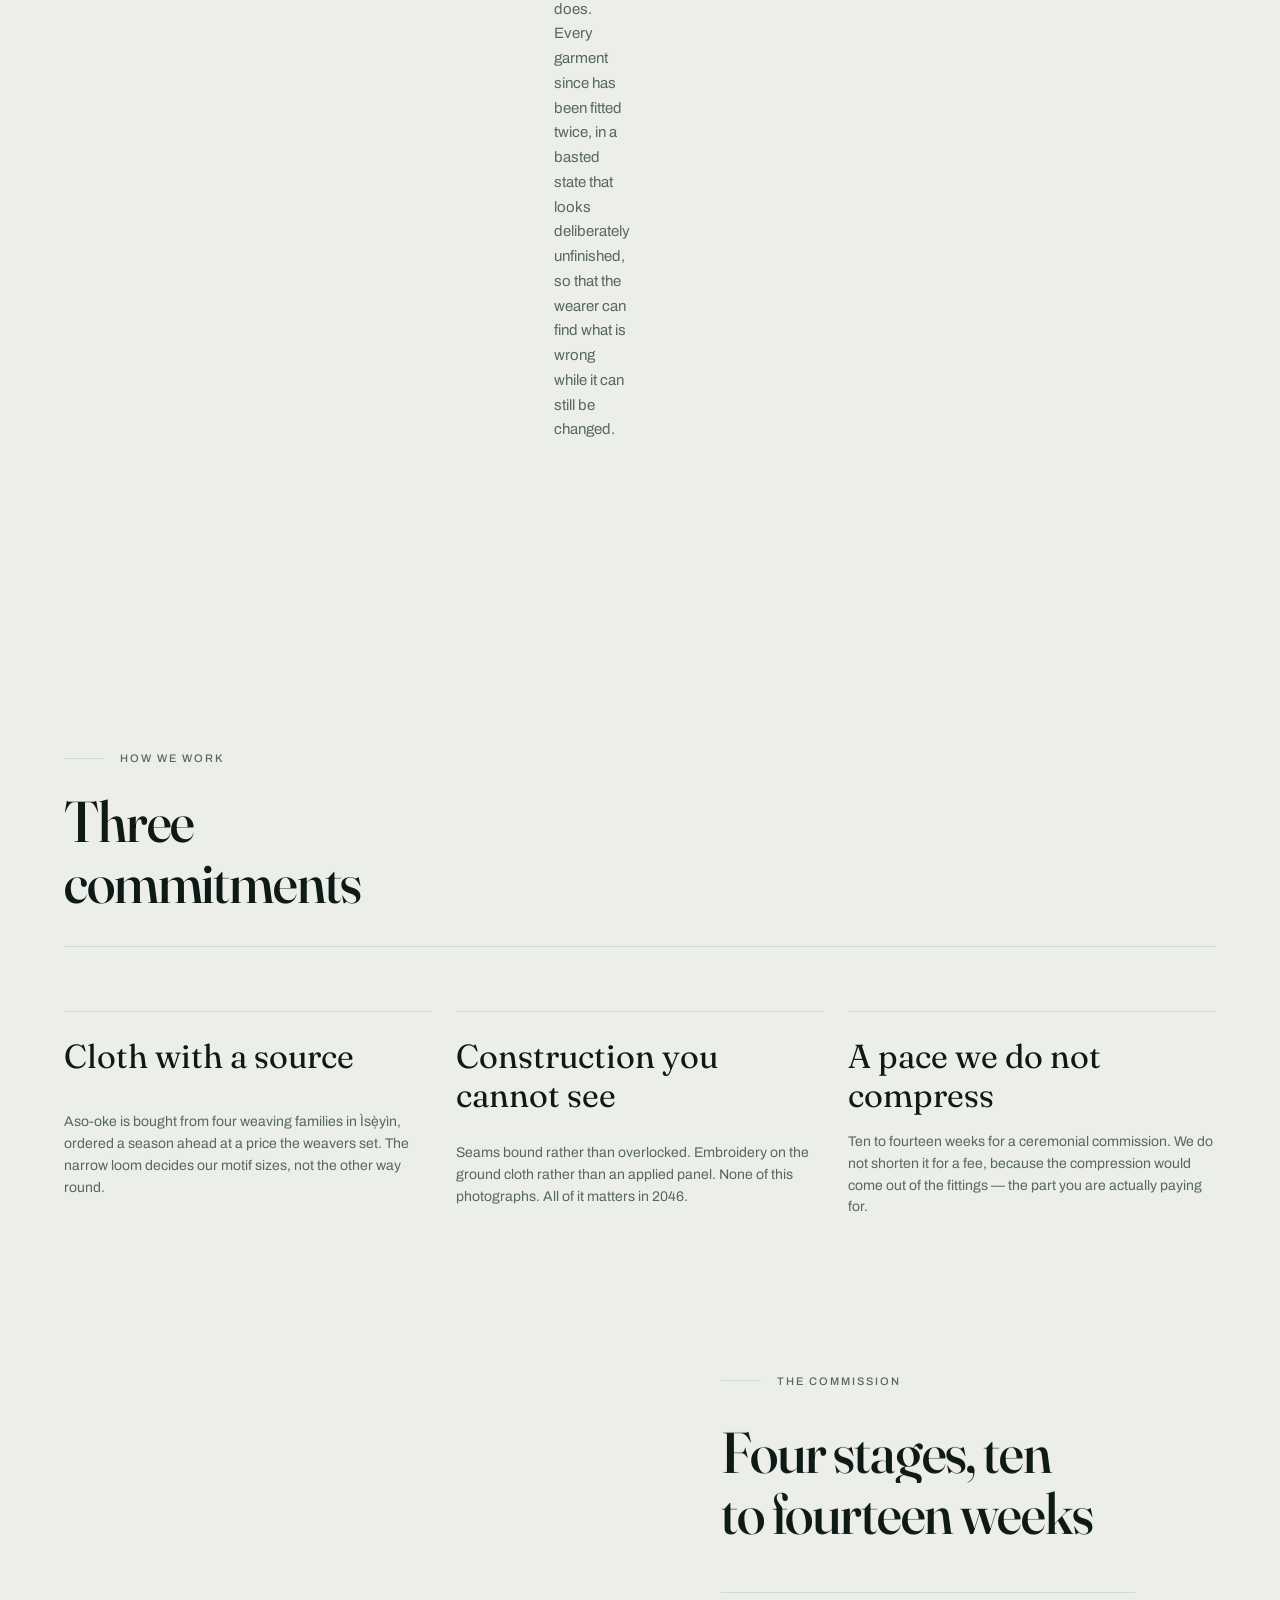
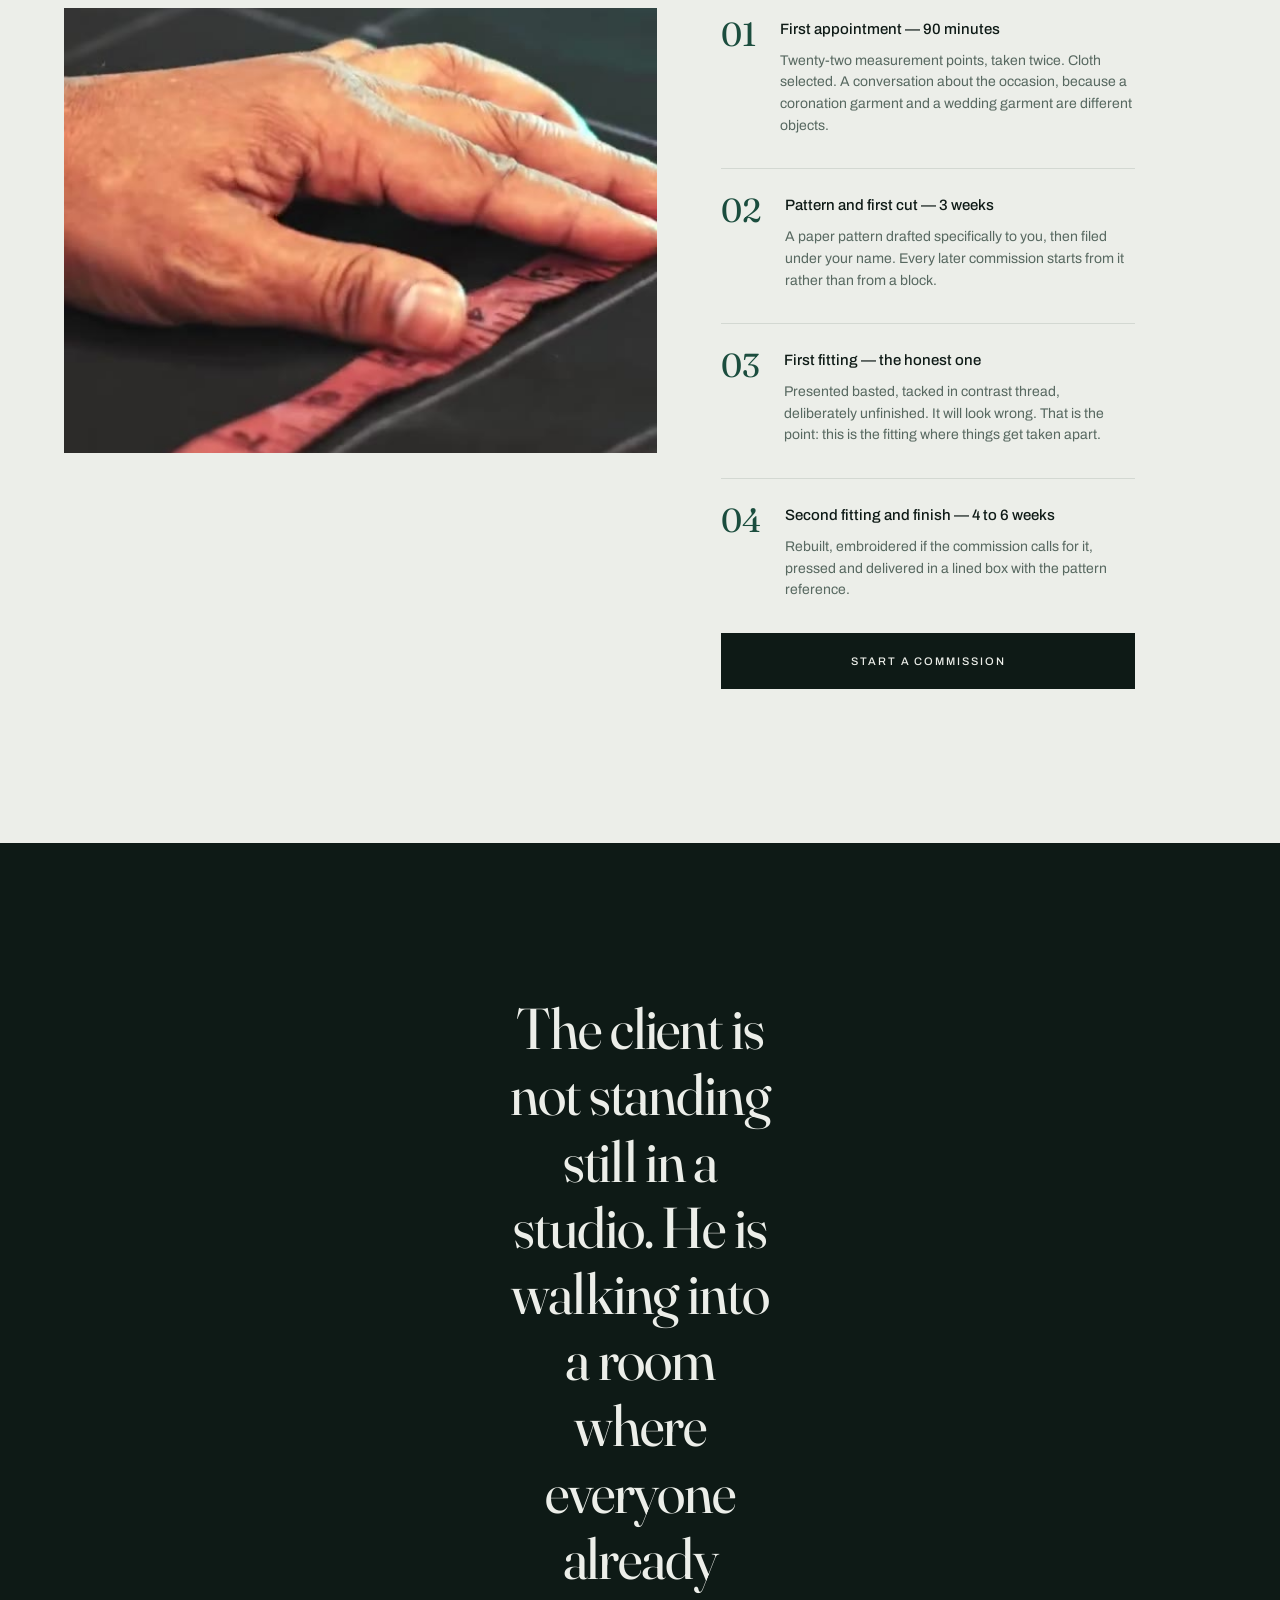
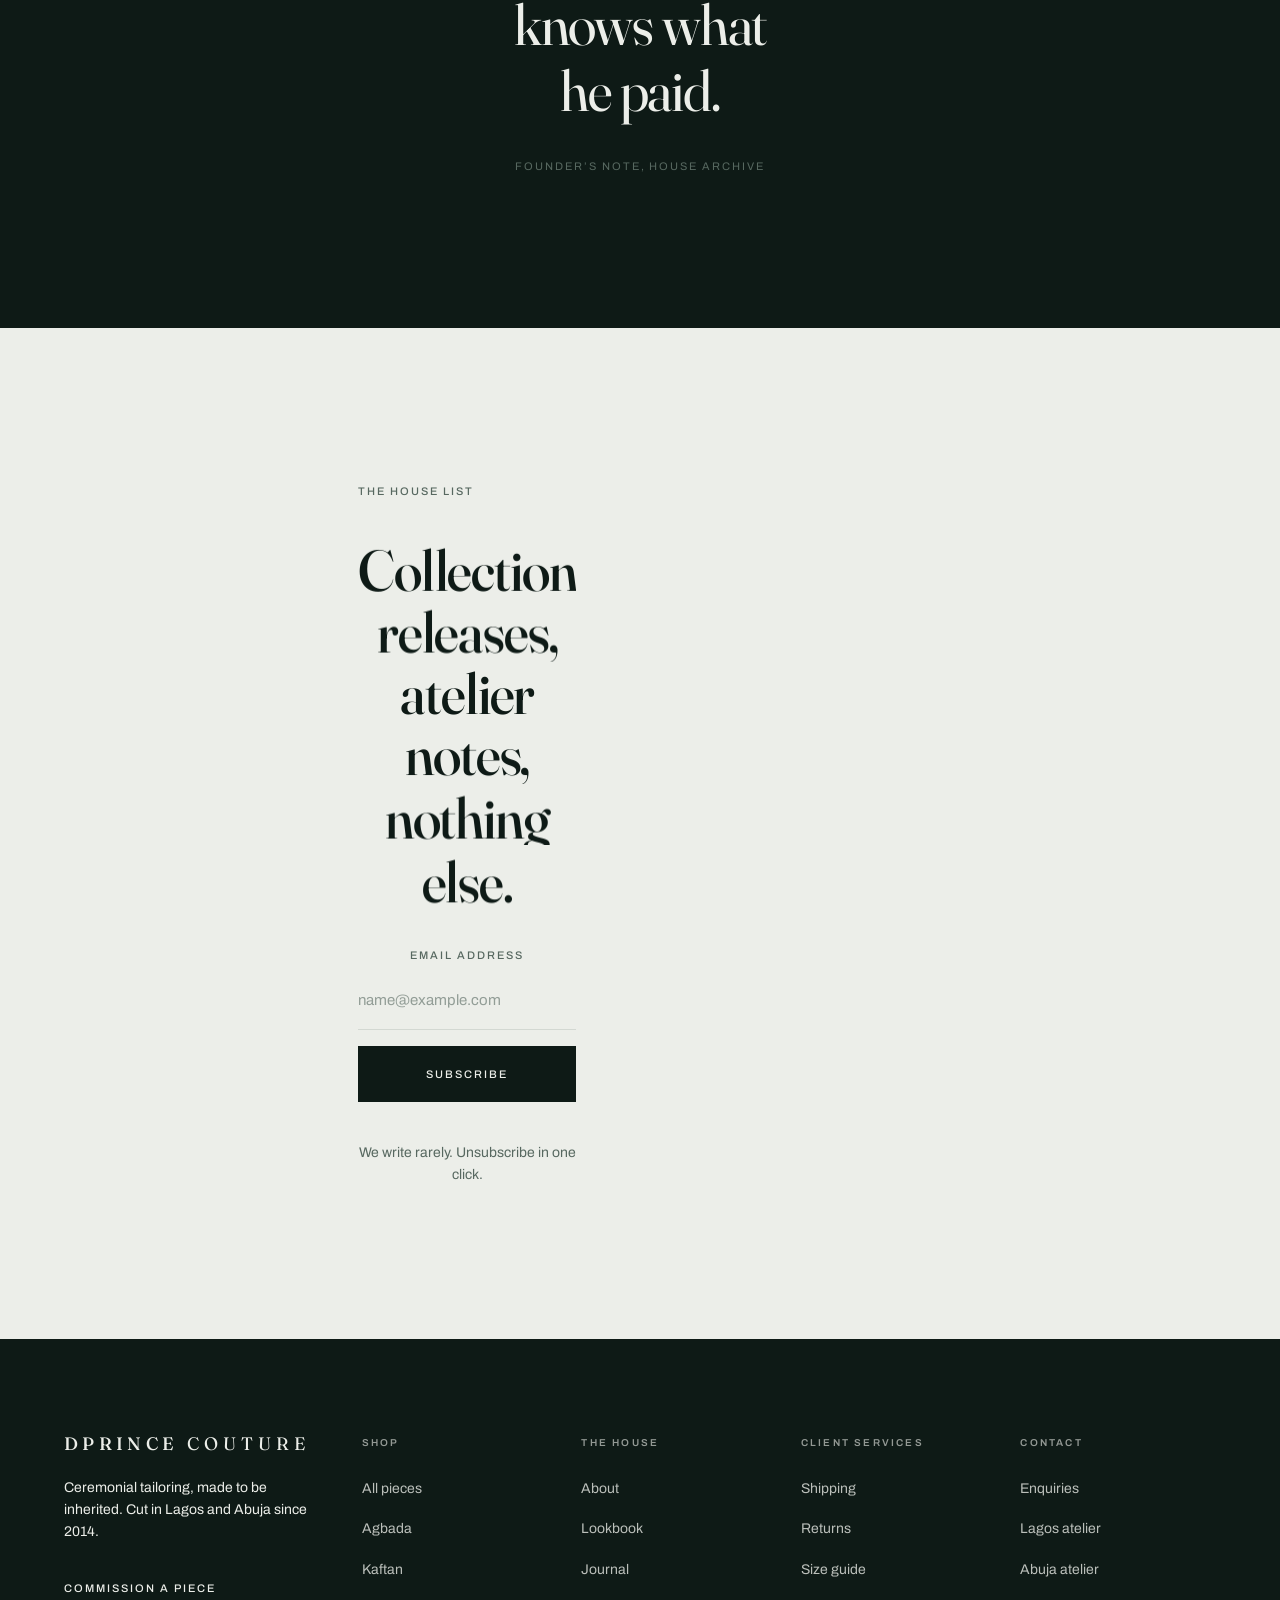
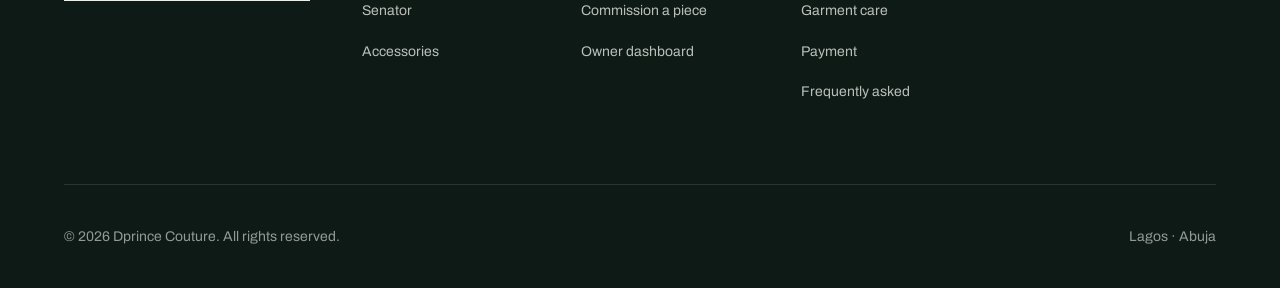
<file: about.html>
<!DOCTYPE html>
<html lang="en">
<head>
<meta charset="utf-8">
<meta name="viewport" content="width=device-width, initial-scale=1">
<title>About — Dprince Couture</title>
<meta name="description" content="A tailoring house cutting ceremonial agbada, kaftan and senator dress in Lagos and Abuja since 2014.">
<meta name="theme-color" content="#ECEEE9">
<meta property="og:title" content="About — Dprince Couture">
<meta property="og:description" content="A tailoring house cutting ceremonial agbada, kaftan and senator dress in Lagos and Abuja since 2014.">
<meta property="og:type" content="website">

<link rel="preload" href="assets/fonts/fraunces-latin.woff2" as="font" type="font/woff2" crossorigin>
<link rel="preload" href="assets/fonts/archivo-latin.woff2" as="font" type="font/woff2" crossorigin>

<link rel="stylesheet" href="assets/css/reset.css">
<link rel="stylesheet" href="assets/css/tokens.css">
<link rel="stylesheet" href="assets/css/base.css">
<link rel="stylesheet" href="assets/css/layout.css">
<link rel="stylesheet" href="assets/css/components.css">
<link rel="stylesheet" href="assets/css/pages.css">
<link rel="stylesheet" href="assets/css/animations.css">

<script>
  /* Pre-animation states are applied only when animation will actually run.
     Without JS, or with reduced motion requested, nothing is ever hidden. */
  (function () {
    var reduced = window.matchMedia('(prefers-reduced-motion: reduce)').matches;
    if (!reduced) document.documentElement.classList.add('has-anim');
  })();
</script>
</head>
<body data-page="about">
<a class="skip-link" href="#main">Skip to content</a>

<div class="announcement">
  <p>Made to order in Lagos &amp; Abuja &middot; Commissions open for the AW26 season</p>
</div>

<header class="site-header">
  <div class="header-inner">
    <nav class="header-nav" aria-label="Primary">
      <ul class="nav-list">
        <li><a class="nav-link" href="index.html">Home</a></li>
        <li><a class="nav-link" href="shop.html">Shop</a></li>
        <li><a class="nav-link" href="lookbook.html">Lookbook</a></li>
        <li><a class="nav-link" href="journal.html">Journal</a></li>
        <li><a class="nav-link" href="about.html">About</a></li>
        <li><a class="nav-link" href="commission.html">Commission</a></li>
        <li><a class="nav-link" href="contact.html">Contact</a></li>
      </ul>
      <button type="button" class="menu-toggle" data-menu-toggle
              aria-expanded="false" aria-controls="mobile-menu">
        <span class="menu-toggle__bars" aria-hidden="true"><span></span><span></span><span></span></span>
        <span>Menu</span>
      </button>
    </nav>

    <a class="wordmark" href="index.html" aria-label="Dprince Couture, home">DPRINCE <span>COUTURE</span></a>

    <div class="header-utils">
      <button type="button" class="header-action" data-search-open
              aria-expanded="false" aria-controls="search-overlay">
        <svg viewBox="0 0 20 20" fill="none" aria-hidden="true" focusable="false">
          <circle cx="9" cy="9" r="6" stroke="currentColor" stroke-width="1.6"/>
          <path d="M13.5 13.5 18 18" stroke="currentColor" stroke-width="1.6" stroke-linecap="round"/>
        </svg>
        <span>Search</span>
        <span class="visually-hidden">the collection</span>
      </button>
    </div>
  </div>
</header>

<div class="mobile-menu" id="mobile-menu" data-mobile-menu data-lenis-prevent
     aria-hidden="true">
  <div class="mobile-menu__head">
    <span class="wordmark">DPRINCE <span>COUTURE</span></span>
    <button type="button" class="icon-btn" data-menu-close aria-label="Close menu">&times;</button>
  </div>
  <nav aria-label="Mobile">
    <ul class="mobile-menu__list">
      <li><a class="mobile-menu__link" href="index.html">Home</a></li>
      <li><a class="mobile-menu__link" href="shop.html">Shop</a></li>
      <li><a class="mobile-menu__link" href="lookbook.html">Lookbook</a></li>
      <li><a class="mobile-menu__link" href="journal.html">Journal</a></li>
      <li><a class="mobile-menu__link" href="about.html">About</a></li>
      <li><a class="mobile-menu__link" href="commission.html">Commission</a></li>
      <li><a class="mobile-menu__link" href="contact.html">Contact</a></li>
    </ul>
  </nav>
  <div class="menu-contact">
    <p class="menu-contact__label">Talk to the atelier</p>
    <div class="menu-contact__list">
      <a class="menu-contact__item" href="tel:+2349036961268">
        <span class="menu-contact__icon" aria-hidden="true">
          <svg viewBox="0 0 20 20" fill="none">
            <path d="M4.5 2.5h3l1.5 3.75-2 1.25a10 10 0 0 0 4.5 4.5l1.25-2L16.5 11.5v3a1.5 1.5 0 0 1-1.6 1.5A13.5 13.5 0 0 1 3 4.1 1.5 1.5 0 0 1 4.5 2.5z"
                  stroke="currentColor" stroke-width="1.4" stroke-linejoin="round"/>
          </svg>
        </span>
        <span class="menu-contact__text">
          <span class="menu-contact__what">Call the atelier</span>
          <span class="menu-contact__detail">0903 696 1268</span>
        </span>
      </a>

      <a class="menu-contact__item" href="https://wa.me/2349036961268"
         target="_blank" rel="noopener" data-no-transition>
        <span class="menu-contact__icon" aria-hidden="true">
          <svg viewBox="0 0 20 20" fill="none">
            <path d="M10 2.5a7.5 7.5 0 0 0-6.4 11.4L2.5 17.5l3.7-1.05A7.5 7.5 0 1 0 10 2.5z"
                  stroke="currentColor" stroke-width="1.4" stroke-linejoin="round"/>
            <path d="M7.4 7c.2-.5.4-.5.7-.5h.5c.2 0 .4 0 .6.5l.6 1.3c.1.3 0 .5-.1.6l-.4.4c-.1.2-.2.3 0 .6a5.4 5.4 0 0 0 2.3 2c.3.1.5.1.6 0l.5-.5c.2-.2.4-.2.6-.1l1.3.7c.3.2.4.3.4.5 0 .6-.5 1.4-1.3 1.5-.7.1-1.6 0-3.4-1a9.3 9.3 0 0 1-3.2-3.3c-.5-1-.5-1.8-.4-2.3.1-.2.2-.4.2-.4z"
                  fill="currentColor"/>
          </svg>
        </span>
        <span class="menu-contact__text">
          <span class="menu-contact__what">WhatsApp</span>
          <span class="menu-contact__detail">Fastest reply, usually same day</span>
        </span>
      </a>

      <a class="menu-contact__item" href="mailto:atelier@dprincecouture.com">
        <span class="menu-contact__icon" aria-hidden="true">
          <svg viewBox="0 0 20 20" fill="none">
            <rect x="2.5" y="4.5" width="15" height="11" stroke="currentColor" stroke-width="1.4"/>
            <path d="m2.5 5.5 7.5 5 7.5-5" stroke="currentColor" stroke-width="1.4" stroke-linejoin="round"/>
          </svg>
        </span>
        <span class="menu-contact__text">
          <span class="menu-contact__what">Email</span>
          <span class="menu-contact__detail">atelier@dprincecouture.com</span>
        </span>
      </a>
    </div>
  </div>

  <div class="mobile-menu__foot">
    <a class="btn btn--primary btn--block" href="commission.html">Commission a piece</a>
    <div class="mobile-menu__fine">
      <a href="client-services.html">Client services</a>
      <a href="client-services.html#sizing">Size guide</a>
      <a href="about.html">About the house</a>
    </div>
  </div>
</div>

<main id="main">
  <section class="masthead">
    <div class="container container--wide">
      <div class="masthead__inner">
        <p class="eyebrow">The house</p>
        <h1 class="masthead__title" data-split>We make fourteen ceremonial agbada a year</h1>
        <p class="lead">
          That number is not a position. It is the honest capacity of one embroidery
          bench, and it decides everything else about how this house works.
        </p>
      </div>
    </div>
  </section>

  <div class="container container--wide">
    <div class="about-hero" data-anim="clip">
      <img src="assets/img/editorial/campaign-agbada-02.webp"
           alt="Ceremonial agbada in chalk white photographed against a dark facade in Lagos."
           width="1200" height="800" loading="eager" fetchpriority="high" decoding="async">
    </div>
  </div>

  <section class="section" aria-labelledby="founding-heading">
    <div class="container">
      <div class="grid">
        <div class="col-4 stack">
          <p class="eyebrow">Since 2014</p>
          <h2 class="d3" id="founding-heading" data-split>Beginning</h2>
        </div>
        <div class="col-7 start-6 stack">
          <p class="lead">
            The house began with a commission it was not equipped to take: a full
            ceremonial ensemble, four pieces, eleven weeks, for a chieftaincy
            ceremony in Ọ̀yọ́.
          </p>
          <p class="body-text muted">
            It was delivered three days late and the shoulder was wrong. The client
            wore it anyway, and afterwards explained precisely what was wrong with it
            — the drape collapsed when he raised his arm to greet people, which is
            the single thing a man does most at his own ceremony.
          </p>
          <p class="body-text muted">
            That conversation is the reason this house exists in the form it does.
            Every garment since has been fitted twice, in a basted state that looks
            deliberately unfinished, so that the wearer can find what is wrong while
            it can still be changed.
          </p>
        </div>
      </div>
    </div>
  </section>

  <section class="section section--top" aria-labelledby="pillars-heading">
    <div class="container container--wide">
      <div class="section-head">
        <div class="section-head__text">
          <p class="eyebrow">How we work</p>
          <h2 class="d3" id="pillars-heading" data-split>Three commitments</h2>
        </div>
      </div>
      <div class="pillars">
        <div class="pillar" data-anim="rise">
          <h3>Cloth with a source</h3>
          <p>
            Aso-oke is bought from four weaving families in Ìsẹ̀yìn, ordered a season
            ahead at a price the weavers set. The narrow loom decides our motif sizes,
            not the other way round.
          </p>
        </div>
        <div class="pillar" data-anim="rise">
          <h3>Construction you cannot see</h3>
          <p>
            Seams bound rather than overlocked. Embroidery on the ground cloth rather
            than an applied panel. None of this photographs. All of it matters in 2046.
          </p>
        </div>
        <div class="pillar" data-anim="rise">
          <h3>A pace we do not compress</h3>
          <p>
            Ten to fourteen weeks for a ceremonial commission. We do not shorten it for
            a fee, because the compression would come out of the fittings — the part
            you are actually paying for.
          </p>
        </div>
      </div>
    </div>
  </section>

  <section class="section" aria-labelledby="process-heading">
    <div class="container container--wide">
      <div class="craft__inner">
        <div class="craft__media">
          <video src="assets/video/atelier-craft.mp4"
                 poster="assets/img/posters/atelier-craft.jpg"
                 muted loop playsinline preload="none" data-lazy-play
                 aria-label="Atelier film: chalk marking, pattern templates and cutting on dark cloth."></video>
        </div>
        <div class="craft__body">
          <p class="eyebrow">The commission</p>
          <h2 class="d3" id="process-heading" data-split>Four stages, ten to fourteen weeks</h2>
          <div class="craft__steps">
            <div class="craft__step">
              <span class="craft__num" aria-hidden="true">01</span>
              <div>
                <h3>First appointment &mdash; 90 minutes</h3>
                <p>Twenty-two measurement points, taken twice. Cloth selected. A conversation about the occasion, because a coronation garment and a wedding garment are different objects.</p>
              </div>
            </div>
            <div class="craft__step">
              <span class="craft__num" aria-hidden="true">02</span>
              <div>
                <h3>Pattern and first cut &mdash; 3 weeks</h3>
                <p>A paper pattern drafted specifically to you, then filed under your name. Every later commission starts from it rather than from a block.</p>
              </div>
            </div>
            <div class="craft__step">
              <span class="craft__num" aria-hidden="true">03</span>
              <div>
                <h3>First fitting &mdash; the honest one</h3>
                <p>Presented basted, tacked in contrast thread, deliberately unfinished. It will look wrong. That is the point: this is the fitting where things get taken apart.</p>
              </div>
            </div>
            <div class="craft__step">
              <span class="craft__num" aria-hidden="true">04</span>
              <div>
                <h3>Second fitting and finish &mdash; 4 to 6 weeks</h3>
                <p>Rebuilt, embroidered if the commission calls for it, pressed and delivered in a lined box with the pattern reference.</p>
              </div>
            </div>
          </div>
          <a class="btn btn--primary" href="commission.html">Start a commission</a>
        </div>
      </div>
    </div>
  </section>

  <section class="section section--ink" aria-labelledby="quote-heading">
    <div class="container">
      <div class="quote-block">
        <h2 class="visually-hidden" id="quote-heading">Founder&rsquo;s note</h2>
        <blockquote>The client is not standing still in a studio. He is walking into a room where everyone already knows what he paid.</blockquote>
        <cite>Founder&rsquo;s note, house archive</cite>
      </div>
    </div>
  </section>


<section class="section" aria-labelledby="newsletter-heading">
  <div class="container">
    <div class="grid">
      <div class="col-6 start-4 center-x stack stack--lg">
        <p class="eyebrow eyebrow--plain">The house list</p>
        <h2 class="d3" id="newsletter-heading" data-split>Collection releases, atelier notes, nothing else.</h2>
        <form class="newsletter-form center-x" data-newsletter novalidate>
          <div class="field">
            <label class="field__label" for="newsletter-email">Email address</label>
            <input class="field__control" type="email" id="newsletter-email" name="email"
                   autocomplete="email" placeholder="name@example.com"
                   data-validate="required|email" required>
            <p class="field__message" data-form-status role="status" aria-live="polite"></p>
          </div>
          <button class="btn btn--primary" type="submit">Subscribe</button>
        </form>
        <p class="small muted">We write rarely. Unsubscribe in one click.</p>
      </div>
    </div>
  </div>
</section>

</main>

<footer class="site-footer">
  <div class="container container--wide">
    <div class="footer-grid">
      <div class="footer-brand">
        <span class="wordmark">DPRINCE <span>COUTURE</span></span>
        <p class="small">Ceremonial tailoring, made to be inherited. Cut in Lagos and Abuja since 2014.</p>
        <a class="btn-text" href="commission.html">Commission a piece</a>
      </div>

      <div class="footer-col">
        <h3>Shop</h3>
        <ul>
          <li><a href="shop.html">All pieces</a></li>
          <li><a href="shop.html?category=Agbada">Agbada</a></li>
          <li><a href="shop.html?category=Kaftan">Kaftan</a></li>
          <li><a href="shop.html?category=Senator">Senator</a></li>
          <li><a href="shop.html?category=Accessories">Accessories</a></li>
        </ul>
      </div>

      <div class="footer-col">
        <h3>The House</h3>
        <ul>
          <li><a href="about.html">About</a></li>
          <li><a href="lookbook.html">Lookbook</a></li>
          <li><a href="journal.html">Journal</a></li>
          <li><a href="commission.html">Commission a piece</a></li>
          <li><a href="dashboard.html">Owner dashboard</a></li>
        </ul>
      </div>

      <div class="footer-col">
        <h3>Client Services</h3>
        <ul>
          <li><a href="client-services.html#shipping">Shipping</a></li>
          <li><a href="client-services.html#returns">Returns</a></li>
          <li><a href="client-services.html#sizing">Size guide</a></li>
          <li><a href="client-services.html#care">Garment care</a></li>
          <li><a href="client-services.html#payment">Payment</a></li>
          <li><a href="client-services.html#faq">Frequently asked</a></li>
        </ul>
      </div>

      <div class="footer-col">
        <h3>Contact</h3>
        <ul>
          <li><a href="contact.html">Enquiries</a></li>
          <li><a href="contact.html#lagos">Lagos atelier</a></li>
          <li><a href="contact.html#abuja">Abuja atelier</a></li>
        </ul>
      </div>

    </div>
    <div class="footer-bottom">
      <p>&copy; 2026 Dprince Couture. All rights reserved.</p>
      <p>Lagos &middot; Abuja</p>
    </div>
  </div>
</footer>

<div class="search-overlay" id="search-overlay" data-search-overlay data-lenis-prevent
     role="dialog" aria-modal="true" aria-labelledby="search-heading" aria-hidden="true">
  <div class="search-overlay__head">
    <h2 class="label" id="search-heading">Search the collection</h2>
    <button type="button" class="icon-btn" data-search-close aria-label="Close search">&times;</button>
  </div>
  <div class="search-field">
    <label class="visually-hidden" for="search-input">Search for a style, colour or occasion</label>
    <input type="search" id="search-input" data-search-input autocomplete="off"
           placeholder="Agbada, kaftan, black&hellip;" spellcheck="false">
  </div>
  <p class="search-meta" data-search-meta aria-live="polite">Type to search the collection</p>
  <div class="search-suggestions" data-search-suggestions></div>
  <div class="search-results" data-search-results data-lenis-prevent></div>
</div>

<script src="assets/vendor/gsap.min.js"></script>
<script src="assets/vendor/ScrollTrigger.min.js"></script>
<script src="assets/vendor/lenis.min.js"></script>
<script type="module" src="assets/js/main.js"></script>
</body>
</html>
</file>
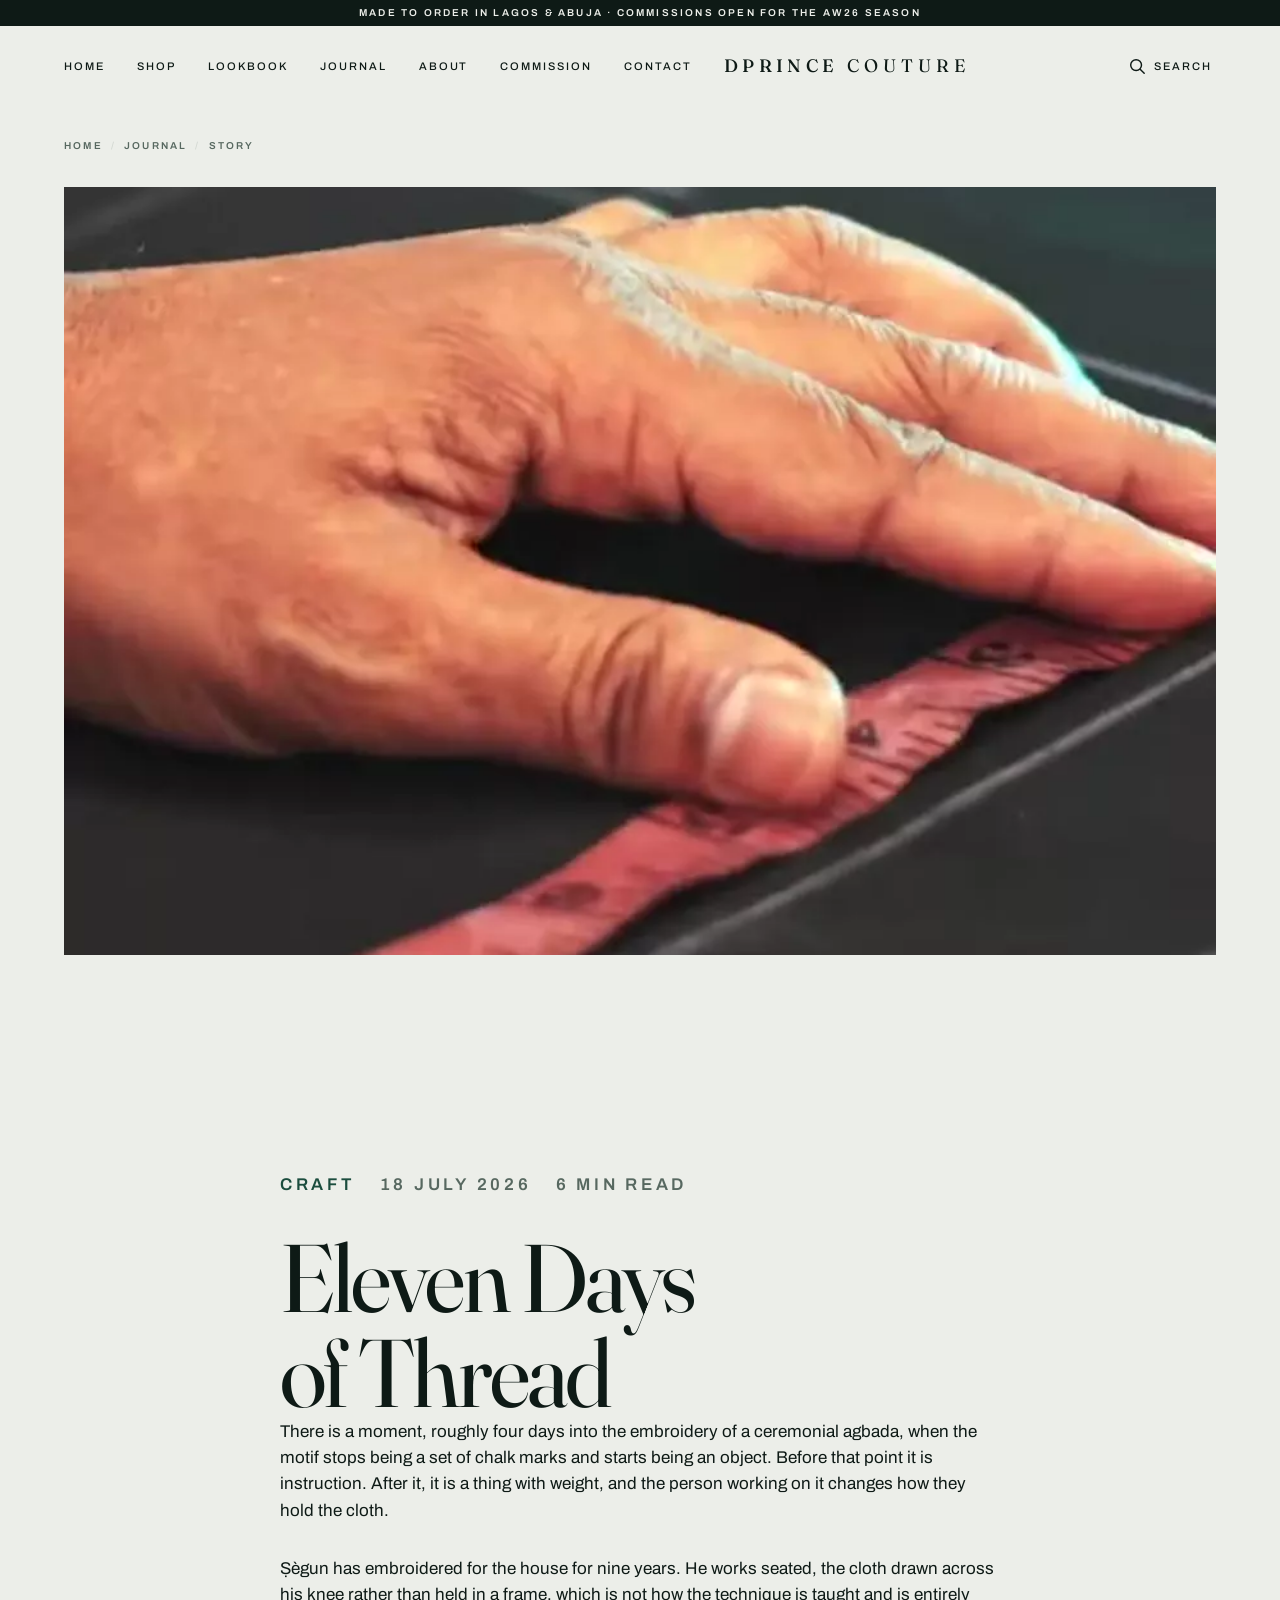
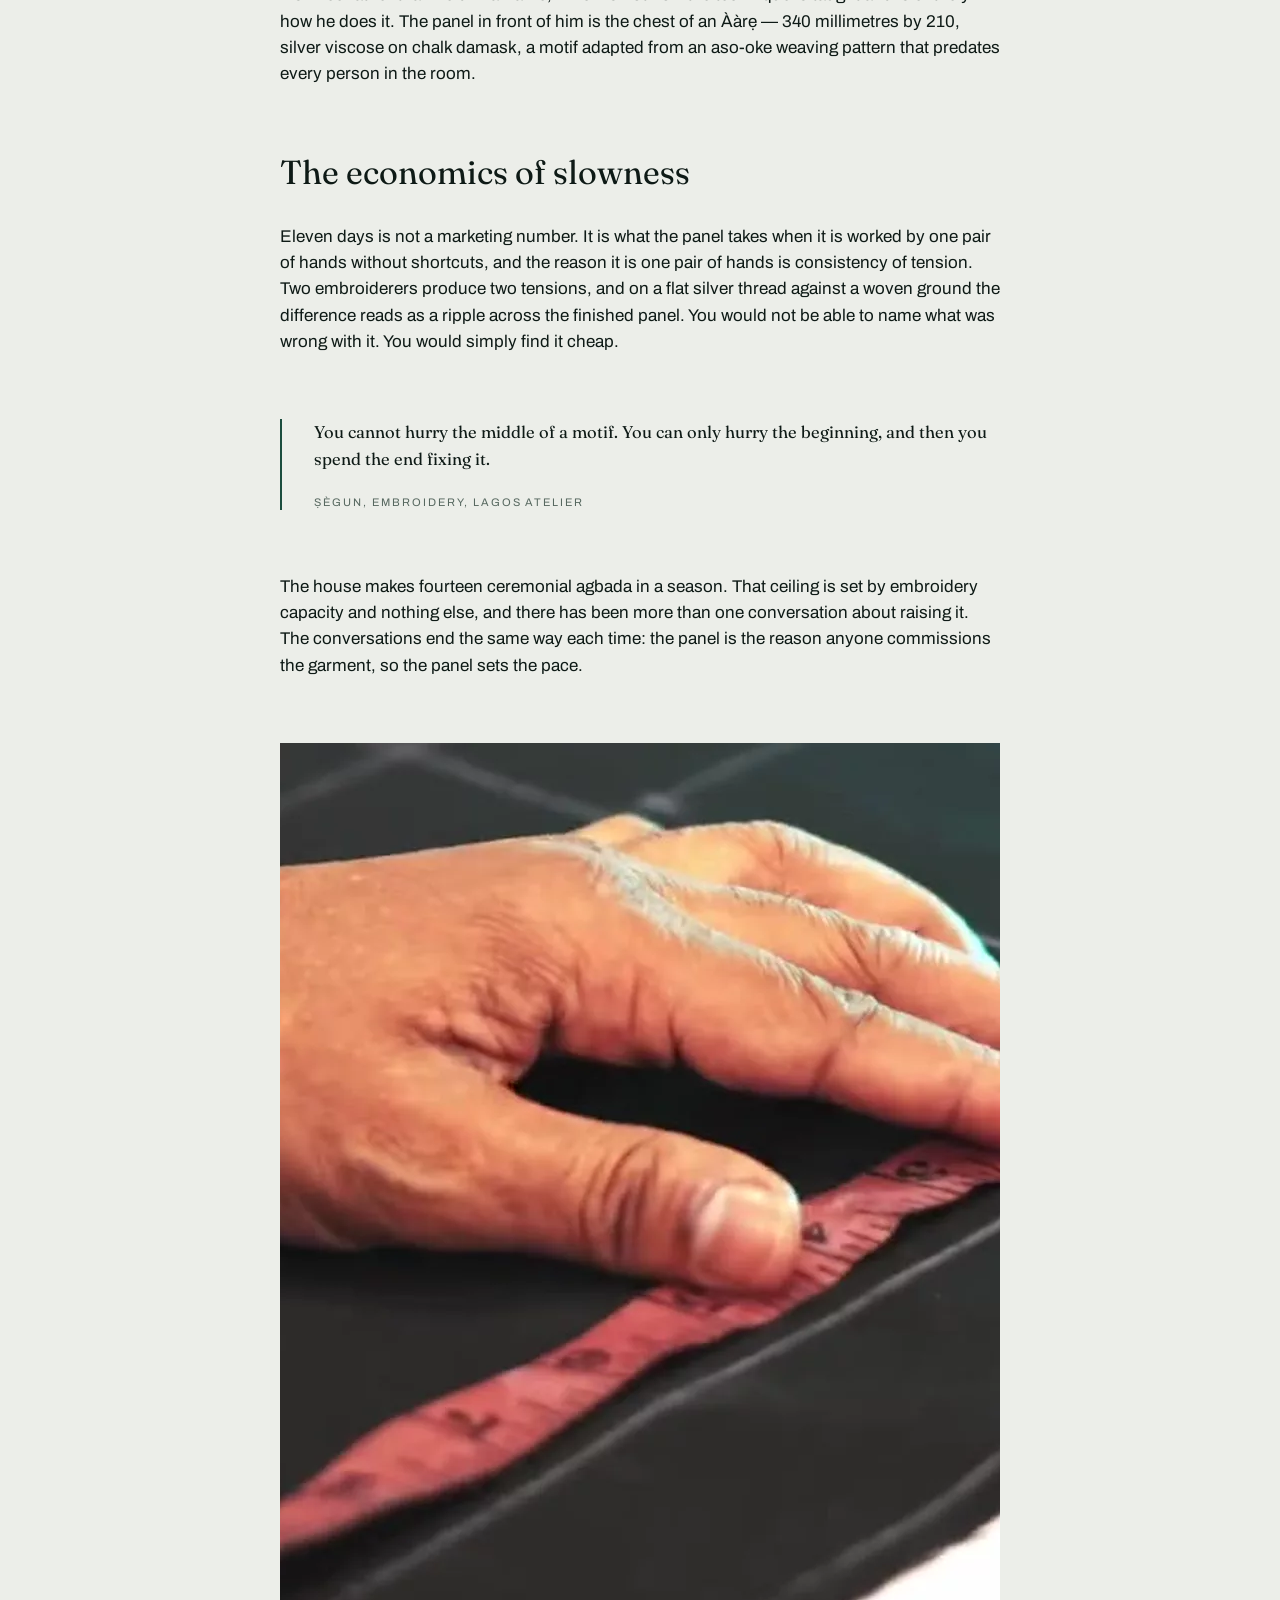
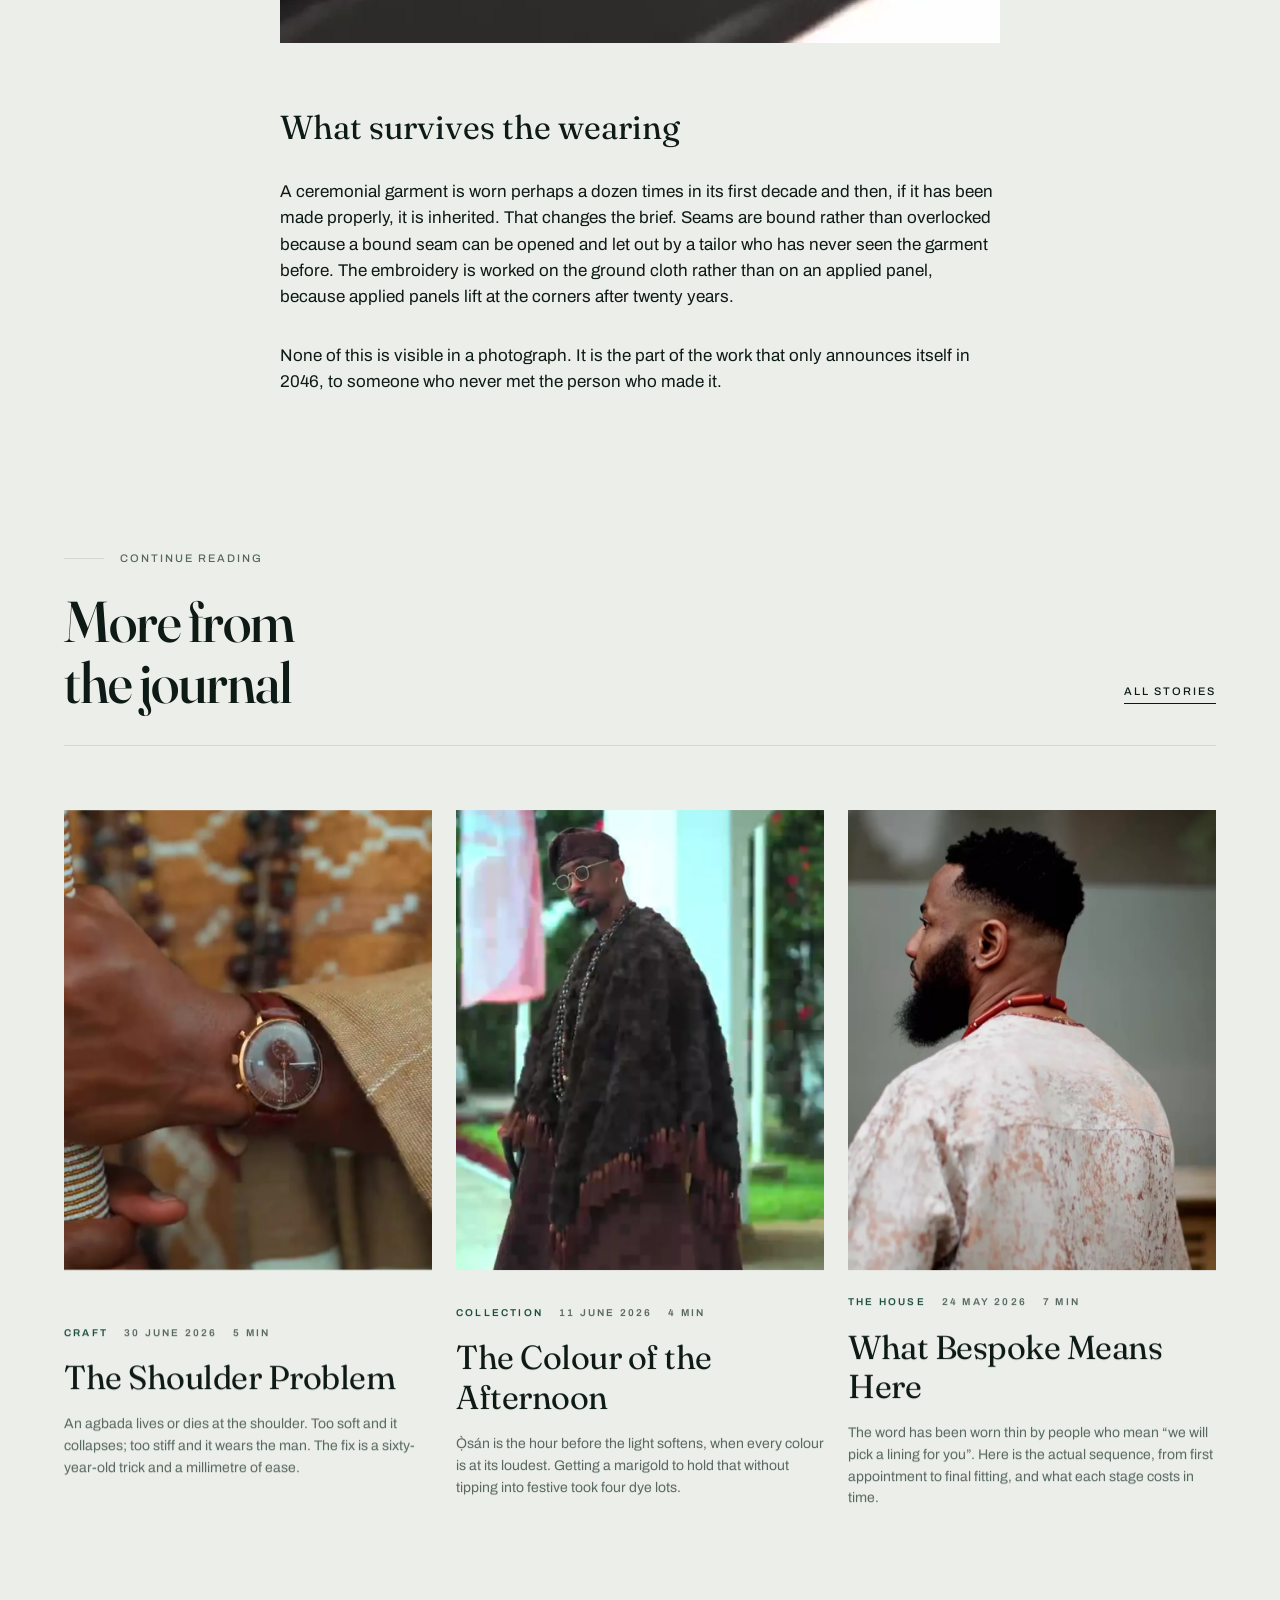
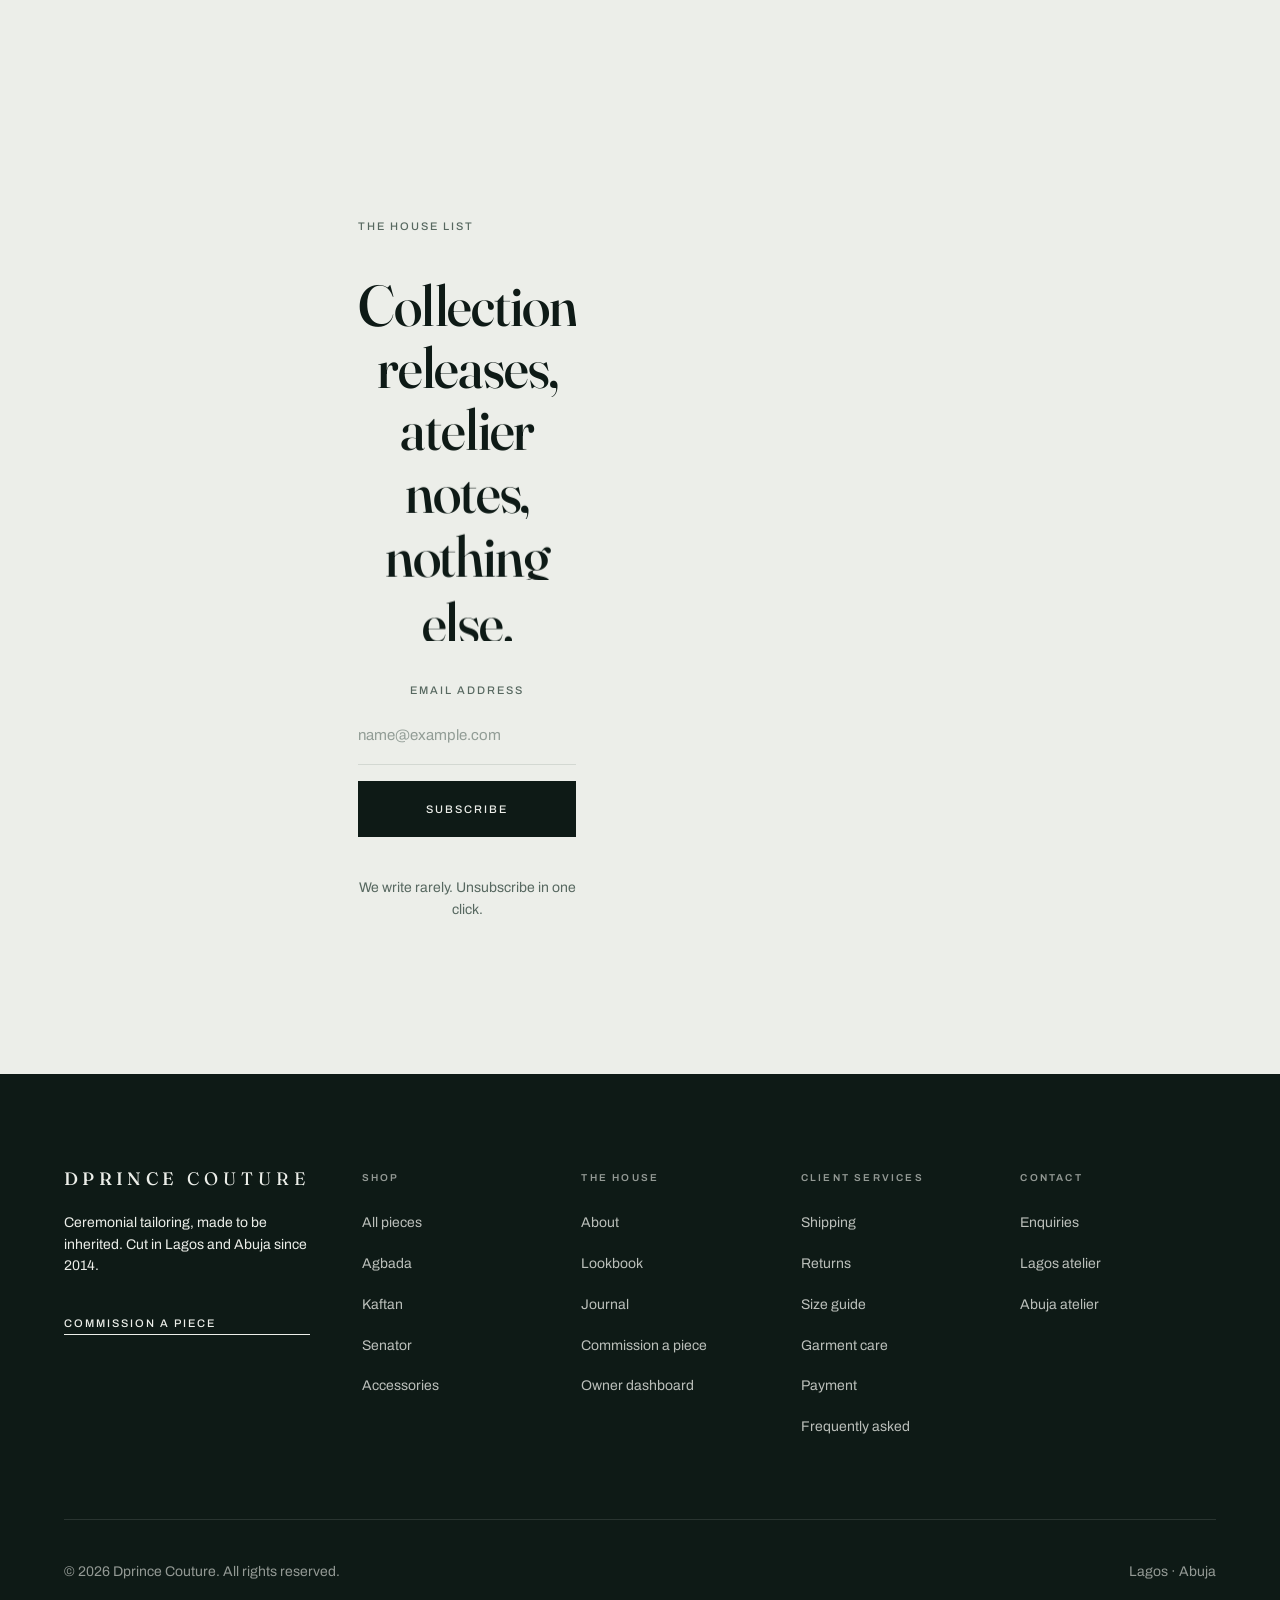
<file: article.html>
<!DOCTYPE html>
<html lang="en">
<head>
<meta charset="utf-8">
<meta name="viewport" content="width=device-width, initial-scale=1">
<title>Journal — Dprince Couture</title>
<meta name="description" content="A story from the Dprince Couture atelier.">
<meta name="theme-color" content="#ECEEE9">
<meta property="og:title" content="Journal — Dprince Couture">
<meta property="og:description" content="A story from the Dprince Couture atelier.">
<meta property="og:type" content="website">

<link rel="preload" href="assets/fonts/fraunces-latin.woff2" as="font" type="font/woff2" crossorigin>
<link rel="preload" href="assets/fonts/archivo-latin.woff2" as="font" type="font/woff2" crossorigin>

<link rel="stylesheet" href="assets/css/reset.css">
<link rel="stylesheet" href="assets/css/tokens.css">
<link rel="stylesheet" href="assets/css/base.css">
<link rel="stylesheet" href="assets/css/layout.css">
<link rel="stylesheet" href="assets/css/components.css">
<link rel="stylesheet" href="assets/css/pages.css">
<link rel="stylesheet" href="assets/css/animations.css">

<script>
  /* Pre-animation states are applied only when animation will actually run.
     Without JS, or with reduced motion requested, nothing is ever hidden. */
  (function () {
    var reduced = window.matchMedia('(prefers-reduced-motion: reduce)').matches;
    if (!reduced) document.documentElement.classList.add('has-anim');
  })();
</script>
</head>
<body data-page="article">
<a class="skip-link" href="#main">Skip to content</a>

<div class="announcement">
  <p>Made to order in Lagos &amp; Abuja &middot; Commissions open for the AW26 season</p>
</div>

<header class="site-header">
  <div class="header-inner">
    <nav class="header-nav" aria-label="Primary">
      <ul class="nav-list">
        <li><a class="nav-link" href="index.html">Home</a></li>
        <li><a class="nav-link" href="shop.html">Shop</a></li>
        <li><a class="nav-link" href="lookbook.html">Lookbook</a></li>
        <li><a class="nav-link" href="journal.html">Journal</a></li>
        <li><a class="nav-link" href="about.html">About</a></li>
        <li><a class="nav-link" href="commission.html">Commission</a></li>
        <li><a class="nav-link" href="contact.html">Contact</a></li>
      </ul>
      <button type="button" class="menu-toggle" data-menu-toggle
              aria-expanded="false" aria-controls="mobile-menu">
        <span class="menu-toggle__bars" aria-hidden="true"><span></span><span></span><span></span></span>
        <span>Menu</span>
      </button>
    </nav>

    <a class="wordmark" href="index.html" aria-label="Dprince Couture, home">DPRINCE <span>COUTURE</span></a>

    <div class="header-utils">
      <button type="button" class="header-action" data-search-open
              aria-expanded="false" aria-controls="search-overlay">
        <svg viewBox="0 0 20 20" fill="none" aria-hidden="true" focusable="false">
          <circle cx="9" cy="9" r="6" stroke="currentColor" stroke-width="1.6"/>
          <path d="M13.5 13.5 18 18" stroke="currentColor" stroke-width="1.6" stroke-linecap="round"/>
        </svg>
        <span>Search</span>
        <span class="visually-hidden">the collection</span>
      </button>
    </div>
  </div>
</header>

<div class="mobile-menu" id="mobile-menu" data-mobile-menu data-lenis-prevent
     aria-hidden="true">
  <div class="mobile-menu__head">
    <span class="wordmark">DPRINCE <span>COUTURE</span></span>
    <button type="button" class="icon-btn" data-menu-close aria-label="Close menu">&times;</button>
  </div>
  <nav aria-label="Mobile">
    <ul class="mobile-menu__list">
      <li><a class="mobile-menu__link" href="index.html">Home</a></li>
      <li><a class="mobile-menu__link" href="shop.html">Shop</a></li>
      <li><a class="mobile-menu__link" href="lookbook.html">Lookbook</a></li>
      <li><a class="mobile-menu__link" href="journal.html">Journal</a></li>
      <li><a class="mobile-menu__link" href="about.html">About</a></li>
      <li><a class="mobile-menu__link" href="commission.html">Commission</a></li>
      <li><a class="mobile-menu__link" href="contact.html">Contact</a></li>
    </ul>
  </nav>
  <div class="menu-contact">
    <p class="menu-contact__label">Talk to the atelier</p>
    <div class="menu-contact__list">
      <a class="menu-contact__item" href="tel:+2349036961268">
        <span class="menu-contact__icon" aria-hidden="true">
          <svg viewBox="0 0 20 20" fill="none">
            <path d="M4.5 2.5h3l1.5 3.75-2 1.25a10 10 0 0 0 4.5 4.5l1.25-2L16.5 11.5v3a1.5 1.5 0 0 1-1.6 1.5A13.5 13.5 0 0 1 3 4.1 1.5 1.5 0 0 1 4.5 2.5z"
                  stroke="currentColor" stroke-width="1.4" stroke-linejoin="round"/>
          </svg>
        </span>
        <span class="menu-contact__text">
          <span class="menu-contact__what">Call the atelier</span>
          <span class="menu-contact__detail">0903 696 1268</span>
        </span>
      </a>

      <a class="menu-contact__item" href="https://wa.me/2349036961268"
         target="_blank" rel="noopener" data-no-transition>
        <span class="menu-contact__icon" aria-hidden="true">
          <svg viewBox="0 0 20 20" fill="none">
            <path d="M10 2.5a7.5 7.5 0 0 0-6.4 11.4L2.5 17.5l3.7-1.05A7.5 7.5 0 1 0 10 2.5z"
                  stroke="currentColor" stroke-width="1.4" stroke-linejoin="round"/>
            <path d="M7.4 7c.2-.5.4-.5.7-.5h.5c.2 0 .4 0 .6.5l.6 1.3c.1.3 0 .5-.1.6l-.4.4c-.1.2-.2.3 0 .6a5.4 5.4 0 0 0 2.3 2c.3.1.5.1.6 0l.5-.5c.2-.2.4-.2.6-.1l1.3.7c.3.2.4.3.4.5 0 .6-.5 1.4-1.3 1.5-.7.1-1.6 0-3.4-1a9.3 9.3 0 0 1-3.2-3.3c-.5-1-.5-1.8-.4-2.3.1-.2.2-.4.2-.4z"
                  fill="currentColor"/>
          </svg>
        </span>
        <span class="menu-contact__text">
          <span class="menu-contact__what">WhatsApp</span>
          <span class="menu-contact__detail">Fastest reply, usually same day</span>
        </span>
      </a>

      <a class="menu-contact__item" href="mailto:atelier@dprincecouture.com">
        <span class="menu-contact__icon" aria-hidden="true">
          <svg viewBox="0 0 20 20" fill="none">
            <rect x="2.5" y="4.5" width="15" height="11" stroke="currentColor" stroke-width="1.4"/>
            <path d="m2.5 5.5 7.5 5 7.5-5" stroke="currentColor" stroke-width="1.4" stroke-linejoin="round"/>
          </svg>
        </span>
        <span class="menu-contact__text">
          <span class="menu-contact__what">Email</span>
          <span class="menu-contact__detail">atelier@dprincecouture.com</span>
        </span>
      </a>
    </div>
  </div>

  <div class="mobile-menu__foot">
    <a class="btn btn--primary btn--block" href="commission.html">Commission a piece</a>
    <div class="mobile-menu__fine">
      <a href="client-services.html">Client services</a>
      <a href="client-services.html#sizing">Size guide</a>
      <a href="about.html">About the house</a>
    </div>
  </div>
</div>

<main id="main" data-article-page>
  <div class="container container--wide">
    <nav class="breadcrumb" aria-label="Breadcrumb">
      <ol>
        <li><a href="index.html">Home</a></li>
        <li><a href="journal.html">Journal</a></li>
        <li><span aria-current="page">Story</span></li>
      </ol>
    </nav>
  </div>

  <div class="container container--wide">
    <div class="article-hero" data-article-hero></div>
  </div>

  <article class="section section--top">
    <div class="container">
      <div class="article-body">
        <p class="article-meta" data-article-meta></p>
        <h1 class="d2" data-article-title>Story</h1>
      </div>
      <div class="article-body" data-article-body></div>
    </div>
  </article>

  <section class="section" aria-labelledby="related-stories">
    <div class="container container--wide">
      <div class="section-head">
        <div class="section-head__text">
          <p class="eyebrow">Continue reading</p>
          <h2 class="d3" id="related-stories">More from the journal</h2>
        </div>
        <a class="btn-text" href="journal.html">All stories</a>
      </div>
      <div class="journal-grid" data-article-related></div>
    </div>
  </section>


<section class="section" aria-labelledby="newsletter-heading">
  <div class="container">
    <div class="grid">
      <div class="col-6 start-4 center-x stack stack--lg">
        <p class="eyebrow eyebrow--plain">The house list</p>
        <h2 class="d3" id="newsletter-heading" data-split>Collection releases, atelier notes, nothing else.</h2>
        <form class="newsletter-form center-x" data-newsletter novalidate>
          <div class="field">
            <label class="field__label" for="newsletter-email">Email address</label>
            <input class="field__control" type="email" id="newsletter-email" name="email"
                   autocomplete="email" placeholder="name@example.com"
                   data-validate="required|email" required>
            <p class="field__message" data-form-status role="status" aria-live="polite"></p>
          </div>
          <button class="btn btn--primary" type="submit">Subscribe</button>
        </form>
        <p class="small muted">We write rarely. Unsubscribe in one click.</p>
      </div>
    </div>
  </div>
</section>

</main>

<footer class="site-footer">
  <div class="container container--wide">
    <div class="footer-grid">
      <div class="footer-brand">
        <span class="wordmark">DPRINCE <span>COUTURE</span></span>
        <p class="small">Ceremonial tailoring, made to be inherited. Cut in Lagos and Abuja since 2014.</p>
        <a class="btn-text" href="commission.html">Commission a piece</a>
      </div>

      <div class="footer-col">
        <h3>Shop</h3>
        <ul>
          <li><a href="shop.html">All pieces</a></li>
          <li><a href="shop.html?category=Agbada">Agbada</a></li>
          <li><a href="shop.html?category=Kaftan">Kaftan</a></li>
          <li><a href="shop.html?category=Senator">Senator</a></li>
          <li><a href="shop.html?category=Accessories">Accessories</a></li>
        </ul>
      </div>

      <div class="footer-col">
        <h3>The House</h3>
        <ul>
          <li><a href="about.html">About</a></li>
          <li><a href="lookbook.html">Lookbook</a></li>
          <li><a href="journal.html">Journal</a></li>
          <li><a href="commission.html">Commission a piece</a></li>
          <li><a href="dashboard.html">Owner dashboard</a></li>
        </ul>
      </div>

      <div class="footer-col">
        <h3>Client Services</h3>
        <ul>
          <li><a href="client-services.html#shipping">Shipping</a></li>
          <li><a href="client-services.html#returns">Returns</a></li>
          <li><a href="client-services.html#sizing">Size guide</a></li>
          <li><a href="client-services.html#care">Garment care</a></li>
          <li><a href="client-services.html#payment">Payment</a></li>
          <li><a href="client-services.html#faq">Frequently asked</a></li>
        </ul>
      </div>

      <div class="footer-col">
        <h3>Contact</h3>
        <ul>
          <li><a href="contact.html">Enquiries</a></li>
          <li><a href="contact.html#lagos">Lagos atelier</a></li>
          <li><a href="contact.html#abuja">Abuja atelier</a></li>
        </ul>
      </div>

    </div>
    <div class="footer-bottom">
      <p>&copy; 2026 Dprince Couture. All rights reserved.</p>
      <p>Lagos &middot; Abuja</p>
    </div>
  </div>
</footer>

<div class="search-overlay" id="search-overlay" data-search-overlay data-lenis-prevent
     role="dialog" aria-modal="true" aria-labelledby="search-heading" aria-hidden="true">
  <div class="search-overlay__head">
    <h2 class="label" id="search-heading">Search the collection</h2>
    <button type="button" class="icon-btn" data-search-close aria-label="Close search">&times;</button>
  </div>
  <div class="search-field">
    <label class="visually-hidden" for="search-input">Search for a style, colour or occasion</label>
    <input type="search" id="search-input" data-search-input autocomplete="off"
           placeholder="Agbada, kaftan, black&hellip;" spellcheck="false">
  </div>
  <p class="search-meta" data-search-meta aria-live="polite">Type to search the collection</p>
  <div class="search-suggestions" data-search-suggestions></div>
  <div class="search-results" data-search-results data-lenis-prevent></div>
</div>

<script src="assets/vendor/gsap.min.js"></script>
<script src="assets/vendor/ScrollTrigger.min.js"></script>
<script src="assets/vendor/lenis.min.js"></script>
<script type="module" src="assets/js/main.js"></script>
</body>
</html>
</file>
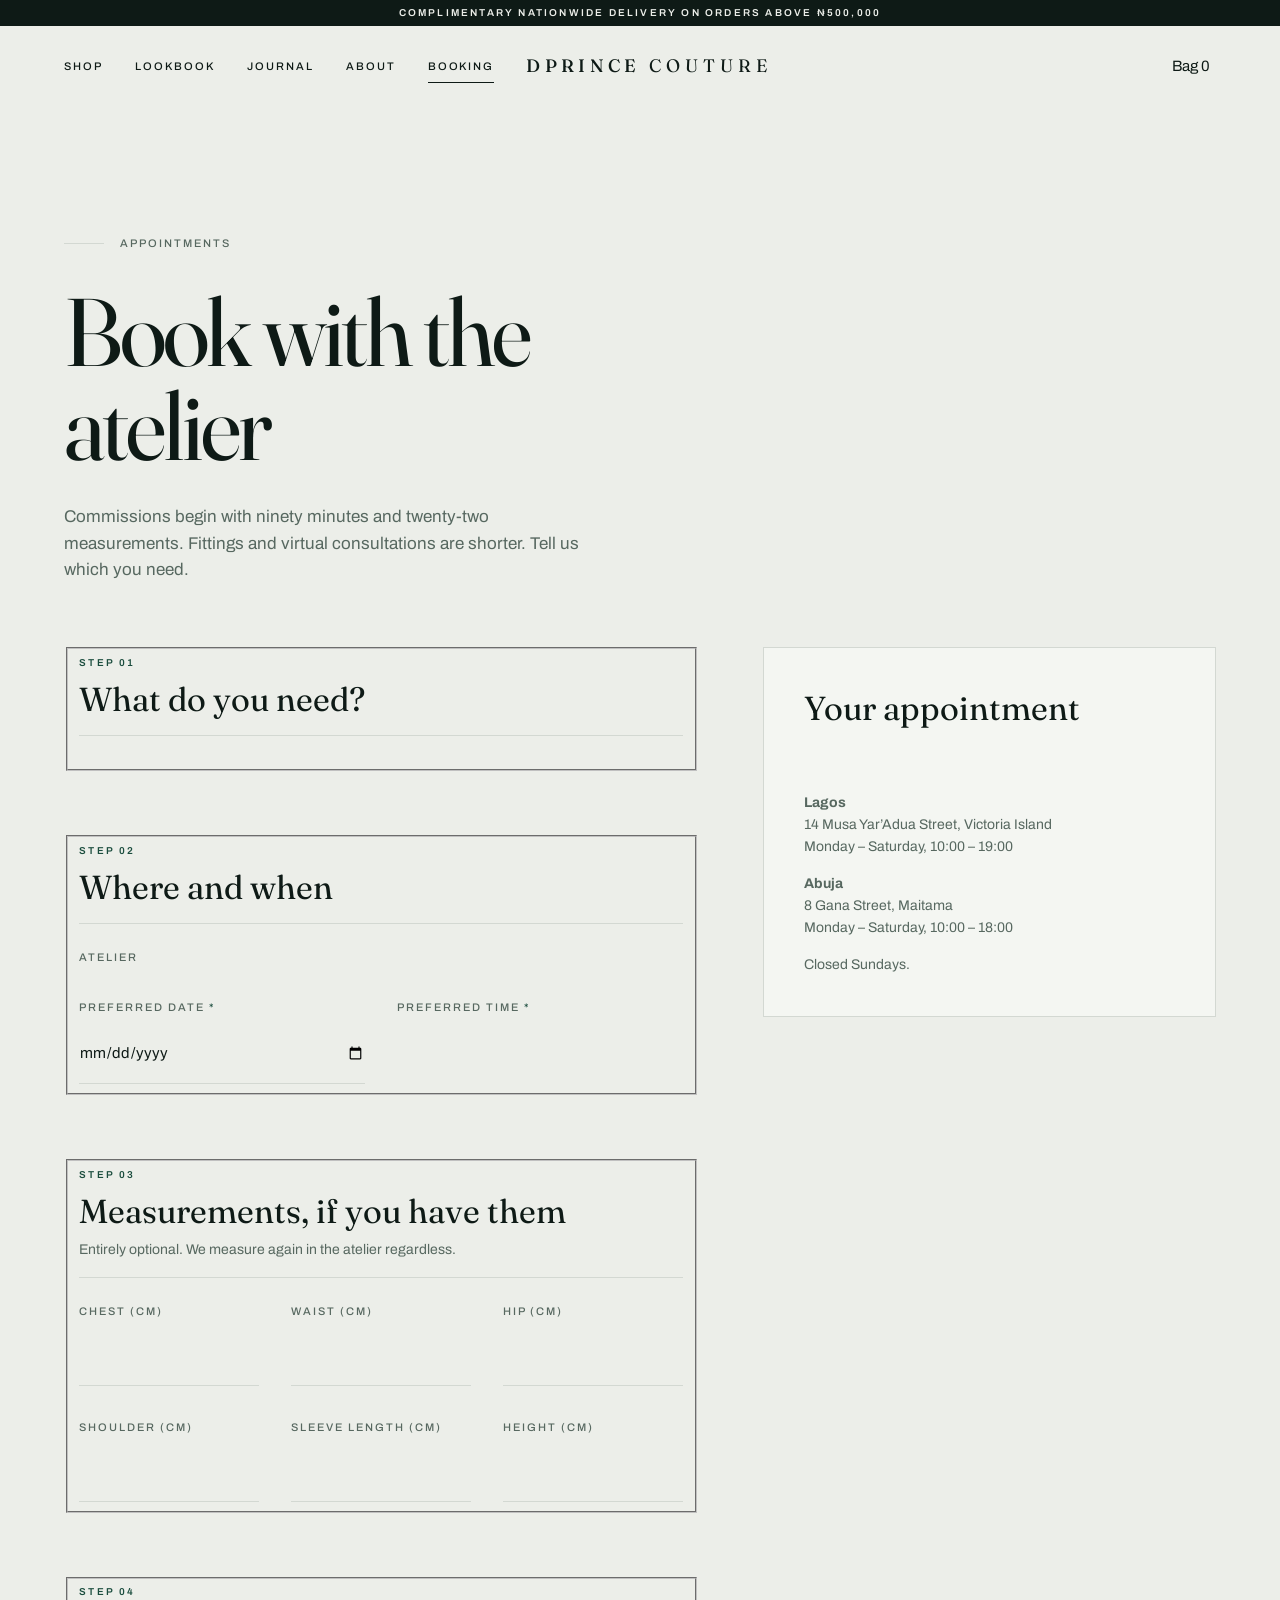
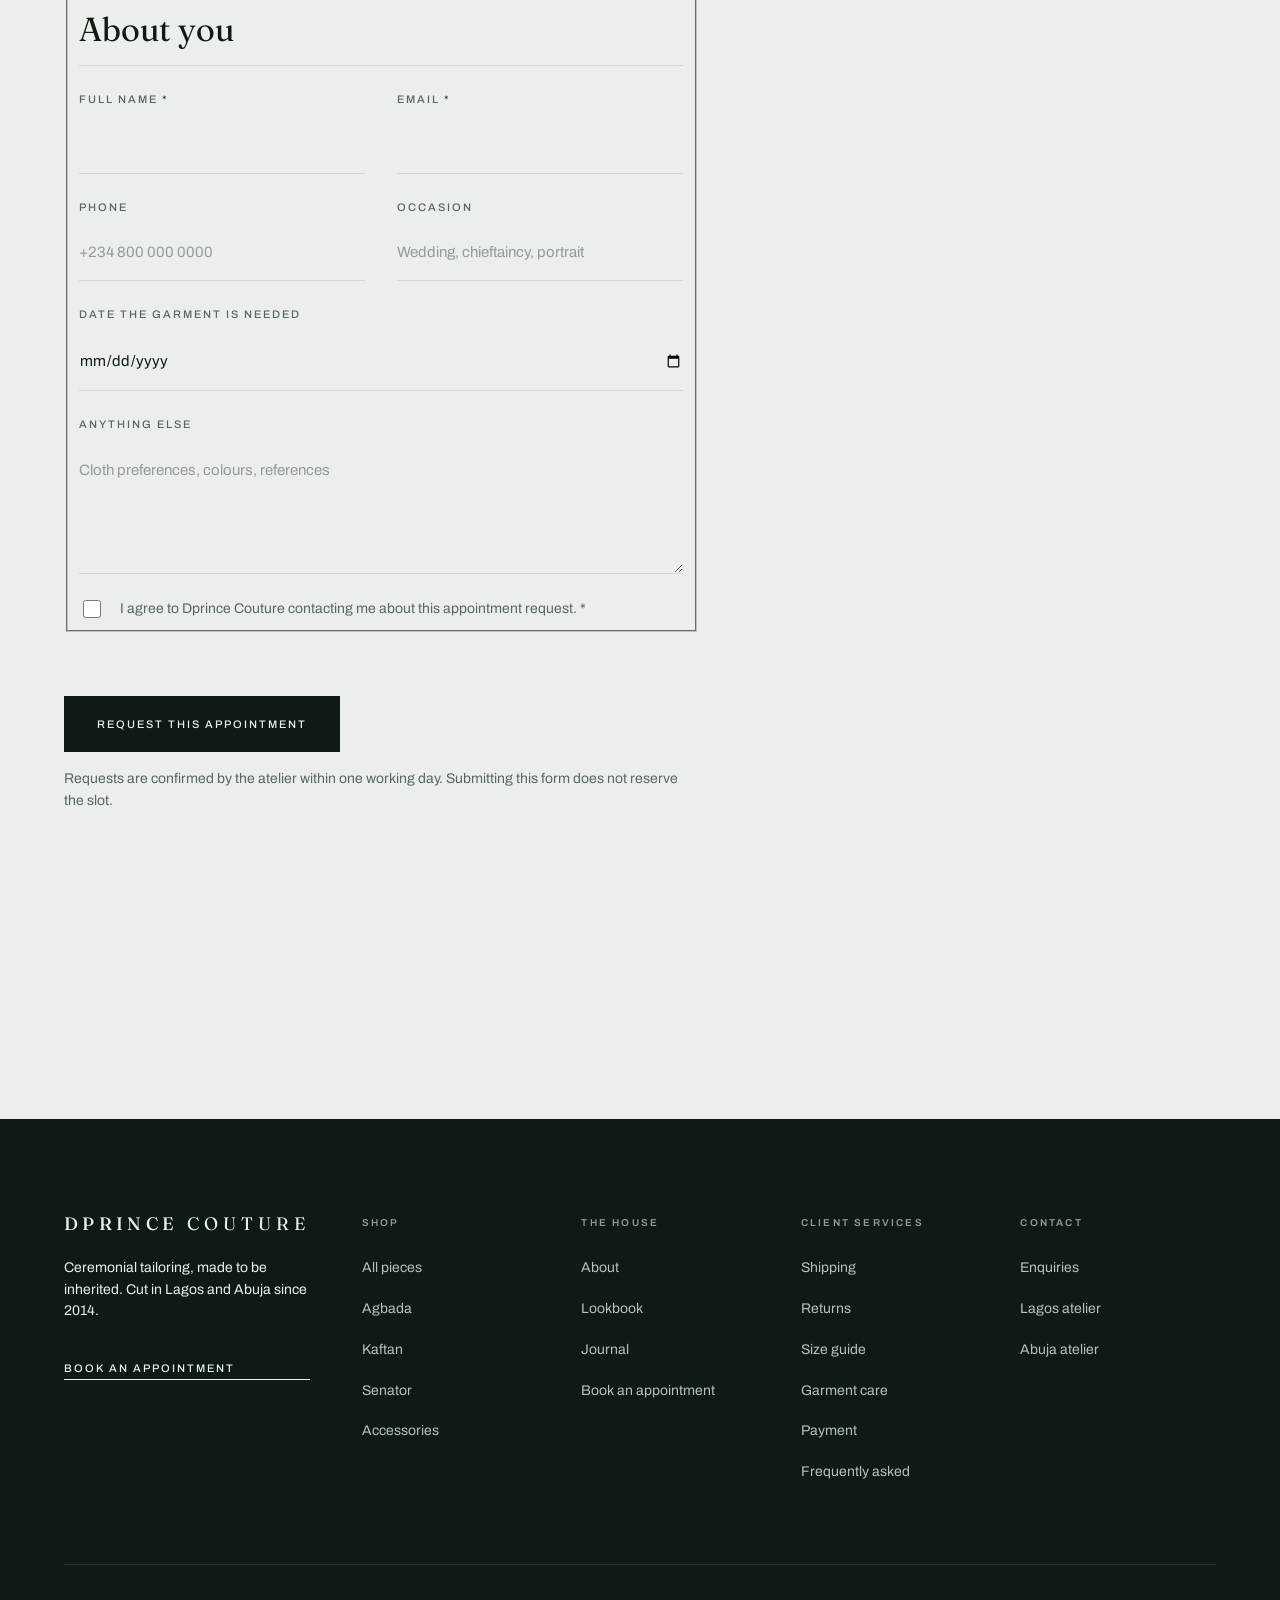
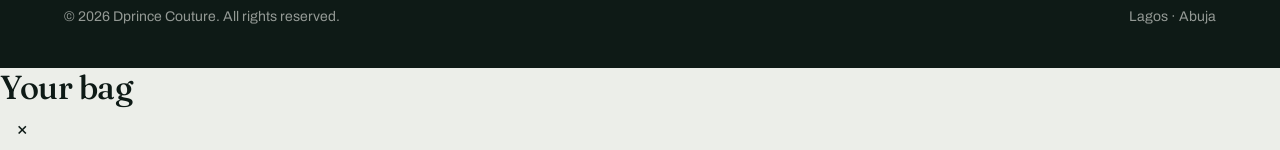
<file: booking.html>
<!DOCTYPE html>
<html lang="en">
<head>
<meta charset="utf-8">
<meta name="viewport" content="width=device-width, initial-scale=1">
<title>Book an Appointment — Dprince Couture</title>
<meta name="description" content="Book a bespoke commission, fitting or virtual consultation at the Lagos or Abuja atelier.">
<meta name="theme-color" content="#F1EDE4">
<meta property="og:title" content="Book an Appointment — Dprince Couture">
<meta property="og:description" content="Book a bespoke commission, fitting or virtual consultation at the Lagos or Abuja atelier.">
<meta property="og:type" content="website">

<link rel="preload" href="assets/fonts/fraunces-latin.woff2" as="font" type="font/woff2" crossorigin>
<link rel="preload" href="assets/fonts/archivo-latin.woff2" as="font" type="font/woff2" crossorigin>

<link rel="stylesheet" href="assets/css/reset.css">
<link rel="stylesheet" href="assets/css/tokens.css">
<link rel="stylesheet" href="assets/css/base.css">
<link rel="stylesheet" href="assets/css/layout.css">
<link rel="stylesheet" href="assets/css/components.css">
<link rel="stylesheet" href="assets/css/pages.css">
<link rel="stylesheet" href="assets/css/animations.css">

<script>
  /* Pre-animation states are applied only when animation will actually run.
     Without JS, or with reduced motion requested, nothing is ever hidden. */
  (function () {
    var reduced = window.matchMedia('(prefers-reduced-motion: reduce)').matches;
    if (!reduced) document.documentElement.classList.add('has-anim');
  })();
</script>
</head>
<body data-page="booking">
<a class="skip-link" href="#main">Skip to content</a>

<div class="announcement">
  <p>Complimentary nationwide delivery on orders above &#8358;500,000</p>
</div>

<header class="site-header">
  <div class="header-inner">
    <nav class="header-nav" aria-label="Primary">
      <ul class="nav-list">
        <li><a class="nav-link" href="shop.html">Shop</a></li>
        <li><a class="nav-link" href="lookbook.html">Lookbook</a></li>
        <li><a class="nav-link" href="journal.html">Journal</a></li>
        <li><a class="nav-link" href="about.html">About</a></li>
        <li><a class="nav-link" href="booking.html">Booking</a></li>
      </ul>
      <button type="button" class="menu-toggle" data-menu-toggle
              aria-expanded="false" aria-controls="mobile-menu">
        <span class="menu-toggle__bars" aria-hidden="true"><span></span><span></span></span>
        <span>Menu</span>
      </button>
    </nav>

    <a class="wordmark" href="index.html" aria-label="Dprince Couture, home">DPRINCE <span>COUTURE</span></a>

    <div class="header-utils">
      <button type="button" class="bag-button" data-cart-open aria-haspopup="dialog">
        <span aria-hidden="true">Bag</span>
        <span class="bag-count" data-bag-count aria-hidden="true">0</span>
        <span class="visually-hidden" data-bag-label>0 items in bag. Open shopping bag.</span>
      </button>
    </div>
  </div>
</header>

<div class="mobile-menu" id="mobile-menu" data-mobile-menu aria-hidden="true">
  <div class="mobile-menu__head">
    <span class="wordmark">DPRINCE <span>COUTURE</span></span>
    <button type="button" class="icon-btn" data-menu-close aria-label="Close menu">&times;</button>
  </div>
  <nav aria-label="Mobile">
    <ul class="mobile-menu__list">
      <li><a class="mobile-menu__link" href="shop.html">Shop</a></li>
      <li><a class="mobile-menu__link" href="lookbook.html">Lookbook</a></li>
      <li><a class="mobile-menu__link" href="journal.html">Journal</a></li>
      <li><a class="mobile-menu__link" href="about.html">About</a></li>
      <li><a class="mobile-menu__link" href="booking.html">Booking</a></li>
    </ul>
  </nav>
  <div class="mobile-menu__foot">
    <a class="link small" href="contact.html">Contact the atelier</a>
    <a class="link small" href="client-services.html">Client services</a>
  </div>
</div>

<main id="main">
  <section class="masthead">
    <div class="container container--wide">
      <div class="masthead__inner">
        <p class="eyebrow">Appointments</p>
        <h1 class="masthead__title" data-split>Book with the atelier</h1>
        <p class="lead">
          Commissions begin with ninety minutes and twenty-two measurements. Fittings
          and virtual consultations are shorter. Tell us which you need.
        </p>
      </div>
    </div>
  </section>

  <div class="container container--wide">
    <div class="booking-layout">
      <div>
        <p class="checkout-notice" data-piece-banner hidden></p>

        <form class="booking-form" data-booking-form novalidate>

          <fieldset class="booking-step">
            <legend class="visually-hidden">Appointment type</legend>
            <div class="booking-step__head">
              <span class="booking-step__num">Step 01</span>
              <h2 class="booking-step__title">What do you need?</h2>
            </div>
            <div class="radio-cards radio-cards--stack" data-appointment-types></div>
          </fieldset>

          <fieldset class="booking-step">
            <legend class="visually-hidden">Atelier, date and time</legend>
            <div class="booking-step__head">
              <span class="booking-step__num">Step 02</span>
              <h2 class="booking-step__title">Where and when</h2>
            </div>

            <div class="field">
              <span class="field__label" id="atelier-label">Atelier</span>
              <div class="radio-cards" data-atelier-options role="radiogroup" aria-labelledby="atelier-label"></div>
            </div>

            <div class="field-row">
              <div class="field">
                <label class="field__label" for="date">Preferred date <span class="req" aria-hidden="true">*</span></label>
                <input class="field__control" type="date" id="date" name="date"
                       data-booking-date data-validate="required" required>
                <p class="field__message" data-date-note></p>
              </div>
              <div class="field">
                <span class="field__label" id="slot-label">Preferred time <span class="req" aria-hidden="true">*</span></span>
                <div class="slot-grid" data-slot-grid role="radiogroup" aria-labelledby="slot-label"></div>
              </div>
            </div>
          </fieldset>

          <fieldset class="booking-step">
            <legend class="visually-hidden">Measurements</legend>
            <div class="booking-step__head">
              <span class="booking-step__num">Step 03</span>
              <h2 class="booking-step__title">Measurements, if you have them</h2>
              <p class="small muted">Entirely optional. We measure again in the atelier regardless.</p>
            </div>
            <div class="field-row field-row--3">

          <div class="field">
            <label class="field__label" for="chest">Chest (cm)</label>
            <input class="field__control" type="number" id="chest" name="chest" min="0" max="300" inputmode="numeric">
            <p class="field__message"></p>
          </div>

          <div class="field">
            <label class="field__label" for="waist">Waist (cm)</label>
            <input class="field__control" type="number" id="waist" name="waist" min="0" max="300" inputmode="numeric">
            <p class="field__message"></p>
          </div>

          <div class="field">
            <label class="field__label" for="hip">Hip (cm)</label>
            <input class="field__control" type="number" id="hip" name="hip" min="0" max="300" inputmode="numeric">
            <p class="field__message"></p>
          </div>

          <div class="field">
            <label class="field__label" for="shoulder">Shoulder (cm)</label>
            <input class="field__control" type="number" id="shoulder" name="shoulder" min="0" max="300" inputmode="numeric">
            <p class="field__message"></p>
          </div>

          <div class="field">
            <label class="field__label" for="sleeve">Sleeve length (cm)</label>
            <input class="field__control" type="number" id="sleeve" name="sleeve" min="0" max="300" inputmode="numeric">
            <p class="field__message"></p>
          </div>

          <div class="field">
            <label class="field__label" for="height">Height (cm)</label>
            <input class="field__control" type="number" id="height" name="height" min="0" max="300" inputmode="numeric">
            <p class="field__message"></p>
          </div>
            </div>
          </fieldset>

          <fieldset class="booking-step">
            <legend class="visually-hidden">Occasion and contact details</legend>
            <div class="booking-step__head">
              <span class="booking-step__num">Step 04</span>
              <h2 class="booking-step__title">About you</h2>
            </div>

            <div class="field-row">
              <div class="field">
                <label class="field__label" for="name">Full name <span class="req" aria-hidden="true">*</span></label>
                <input class="field__control" type="text" id="name" name="name"
                       autocomplete="name" data-validate="required|minLength:2" required>
                <p class="field__message"></p>
              </div>
              <div class="field">
                <label class="field__label" for="email">Email <span class="req" aria-hidden="true">*</span></label>
                <input class="field__control" type="email" id="email" name="email"
                       autocomplete="email" data-validate="required|email" required>
                <p class="field__message"></p>
              </div>
            </div>

            <div class="field-row">
              <div class="field">
                <label class="field__label" for="phone">Phone</label>
                <input class="field__control" type="tel" id="phone" name="phone"
                       autocomplete="tel" data-validate="phone" placeholder="+234 800 000 0000">
                <p class="field__message"></p>
              </div>
              <div class="field">
                <label class="field__label" for="occasion">Occasion</label>
                <input class="field__control" type="text" id="occasion" name="occasion"
                       placeholder="Wedding, chieftaincy, portrait">
                <p class="field__message"></p>
              </div>
            </div>

            <div class="field">
              <label class="field__label" for="needed">Date the garment is needed</label>
              <input class="field__control" type="date" id="needed" name="needed">
              <p class="field__message"></p>
            </div>

            <div class="field">
              <label class="field__label" for="notes">Anything else</label>
              <textarea class="field__control" id="notes" name="notes" data-booking-notes
                        rows="4" placeholder="Cloth preferences, colours, references"></textarea>
              <p class="field__message"></p>
            </div>

            <div class="field field--check">
              <input type="checkbox" id="consent" name="consent" required>
              <label for="consent">
                I agree to Dprince Couture contacting me about this appointment request.
                <span class="req" aria-hidden="true">*</span>
              </label>
              <p class="field__message" style="grid-column: 1 / -1"></p>
            </div>
          </fieldset>

          <div class="stack stack--sm">
            <button class="btn btn--primary" type="submit">Request this appointment</button>
            <p class="field__message" data-form-status role="status" aria-live="polite"></p>
            <p class="small muted">
              Requests are confirmed by the atelier within one working day. Submitting
              this form does not reserve the slot.
            </p>
          </div>
        </form>

        <div class="booking-success" data-booking-success role="status">
          <p class="eyebrow eyebrow--plain">Request received</p>
          <h2 class="d3">We have your request</h2>
          <p class="booking-ref" data-booking-ref></p>
          <p class="body-text muted" data-booking-recap></p>
          <p class="body-text muted">
            Your slot is <strong>not yet reserved</strong>. The atelier will confirm by
            email within one working day, or propose the nearest alternative.
          </p>
          <a class="btn btn--secondary" href="index.html">Back to the collection</a>
        </div>
      </div>

      <aside class="booking-aside" aria-labelledby="summary-heading">
        <h2 id="summary-heading">Your appointment</h2>
        <dl class="booking-summary" data-booking-summary></dl>
        <div class="stack stack--sm">
          <p class="small muted">
            <strong>Lagos</strong><br>14 Musa Yar&rsquo;Adua Street, Victoria Island<br>
            Monday &ndash; Saturday, 10:00 &ndash; 19:00
          </p>
          <p class="small muted">
            <strong>Abuja</strong><br>8 Gana Street, Maitama<br>
            Monday &ndash; Saturday, 10:00 &ndash; 18:00
          </p>
          <p class="small muted">Closed Sundays.</p>
        </div>
      </aside>
    </div>
  </div>

  <div class="section"></div>
</main>

<footer class="site-footer">
  <div class="container container--wide">
    <div class="footer-grid">
      <div class="footer-brand">
        <span class="wordmark">DPRINCE <span>COUTURE</span></span>
        <p class="small">Ceremonial tailoring, made to be inherited. Cut in Lagos and Abuja since 2014.</p>
        <a class="btn-text" href="booking.html">Book an appointment</a>
      </div>

      <div class="footer-col">
        <h3>Shop</h3>
        <ul>
          <li><a href="shop.html">All pieces</a></li>
          <li><a href="shop.html?category=Agbada">Agbada</a></li>
          <li><a href="shop.html?category=Kaftan">Kaftan</a></li>
          <li><a href="shop.html?category=Senator">Senator</a></li>
          <li><a href="shop.html?category=Accessories">Accessories</a></li>
        </ul>
      </div>

      <div class="footer-col">
        <h3>The House</h3>
        <ul>
          <li><a href="about.html">About</a></li>
          <li><a href="lookbook.html">Lookbook</a></li>
          <li><a href="journal.html">Journal</a></li>
          <li><a href="booking.html">Book an appointment</a></li>
        </ul>
      </div>

      <div class="footer-col">
        <h3>Client Services</h3>
        <ul>
          <li><a href="client-services.html#shipping">Shipping</a></li>
          <li><a href="client-services.html#returns">Returns</a></li>
          <li><a href="client-services.html#sizing">Size guide</a></li>
          <li><a href="client-services.html#care">Garment care</a></li>
          <li><a href="client-services.html#payment">Payment</a></li>
          <li><a href="client-services.html#faq">Frequently asked</a></li>
        </ul>
      </div>

      <div class="footer-col">
        <h3>Contact</h3>
        <ul>
          <li><a href="contact.html">Enquiries</a></li>
          <li><a href="contact.html#lagos">Lagos atelier</a></li>
          <li><a href="contact.html#abuja">Abuja atelier</a></li>
        </ul>
      </div>

    </div>
    <div class="footer-bottom">
      <p>&copy; 2026 Dprince Couture. All rights reserved.</p>
      <p>Lagos &middot; Abuja</p>
    </div>
  </div>
</footer>

<div class="drawer-backdrop" data-cart-backdrop></div>

<aside class="drawer" data-cart-drawer role="dialog" aria-modal="true"
       aria-labelledby="drawer-heading" aria-hidden="true">
  <div class="drawer__head">
    <h2 class="d4" id="drawer-heading">Your bag</h2>
    <button type="button" class="icon-btn" data-cart-close aria-label="Close bag">&times;</button>
  </div>
  <div class="drawer__body">
    <ul class="cart-lines" data-cart-lines role="list"></ul>
    <div data-cart-empty></div>
  </div>
  <div class="drawer__foot" data-cart-has-items hidden>
    <div class="cart-totals" data-cart-totals></div>
    <a class="btn btn--primary btn--block" href="cart.html">View bag &amp; checkout</a>
    <button type="button" class="btn btn--ghost btn--block" data-cart-close>Continue shopping</button>
  </div>
</aside>

<script src="assets/vendor/gsap.min.js"></script>
<script src="assets/vendor/ScrollTrigger.min.js"></script>
<script src="assets/vendor/lenis.min.js"></script>
<script type="module" src="assets/js/main.js"></script>
</body>
</html>
</file>
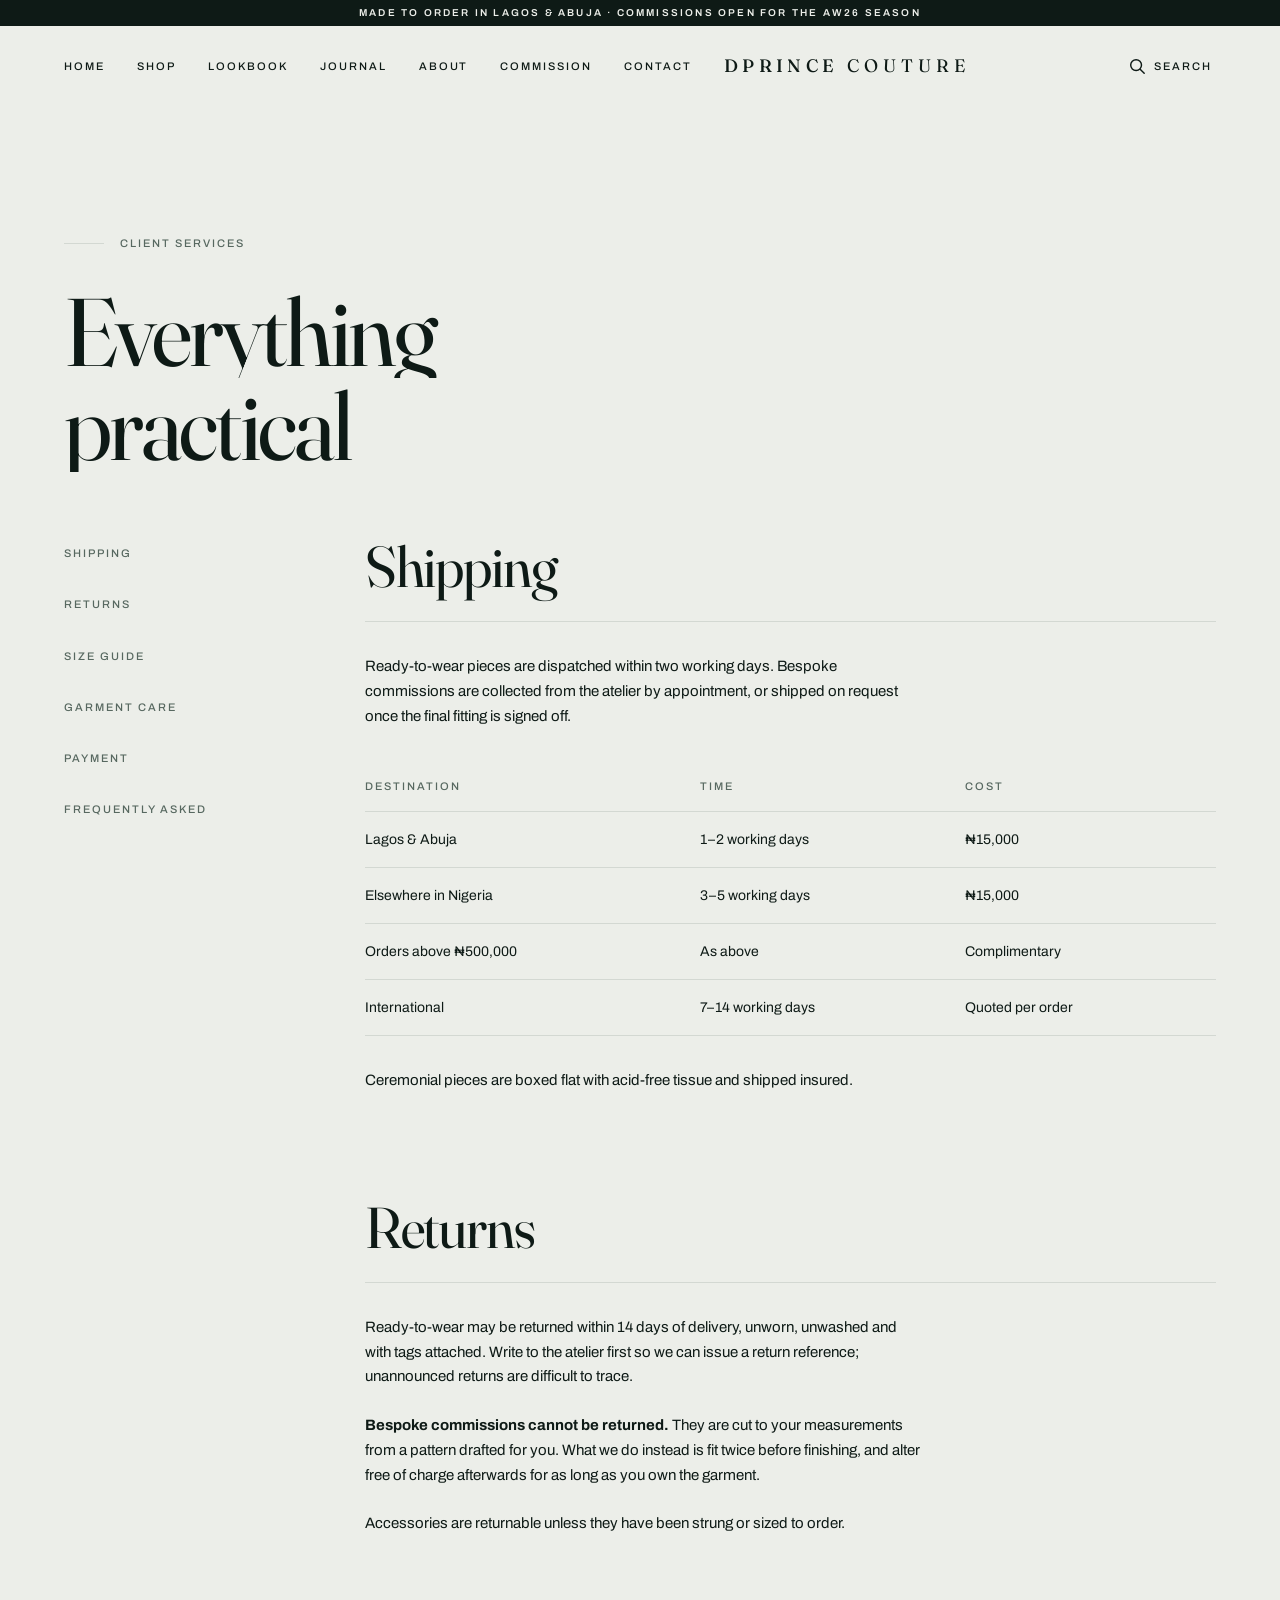
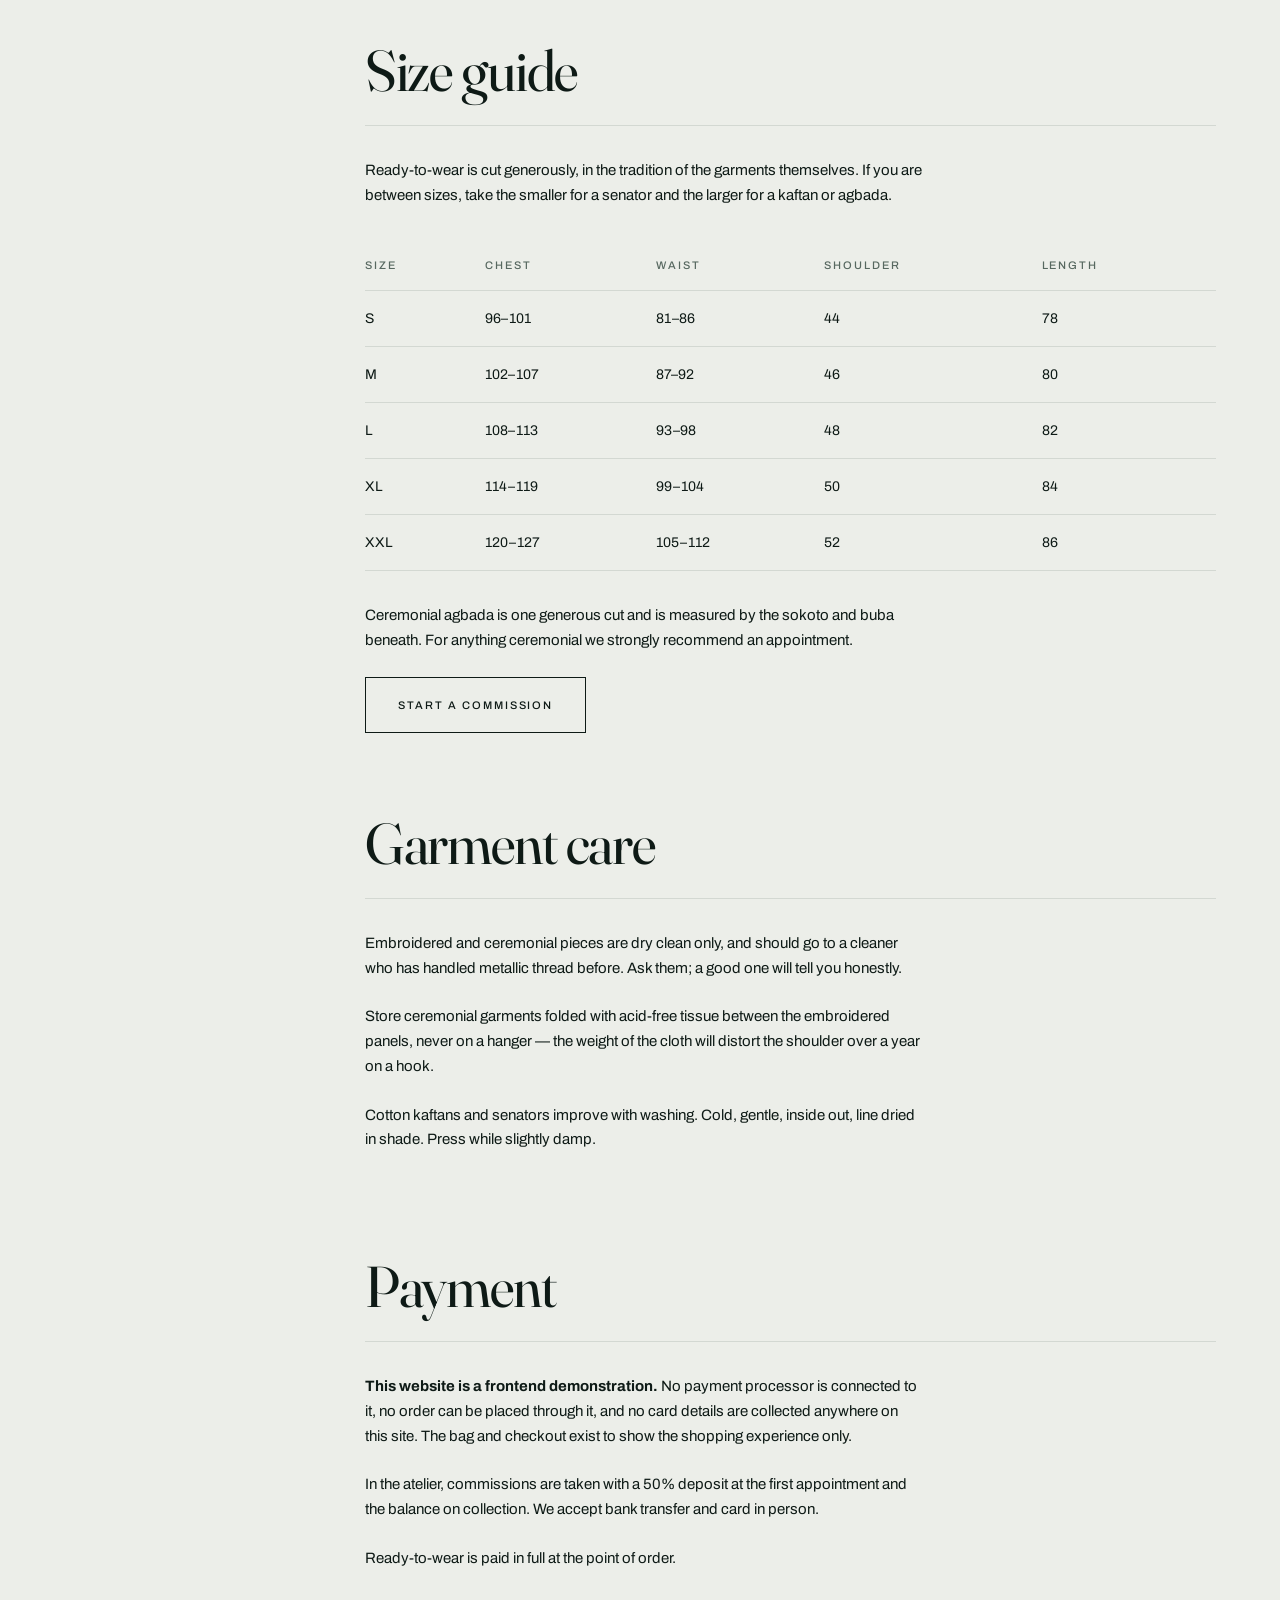
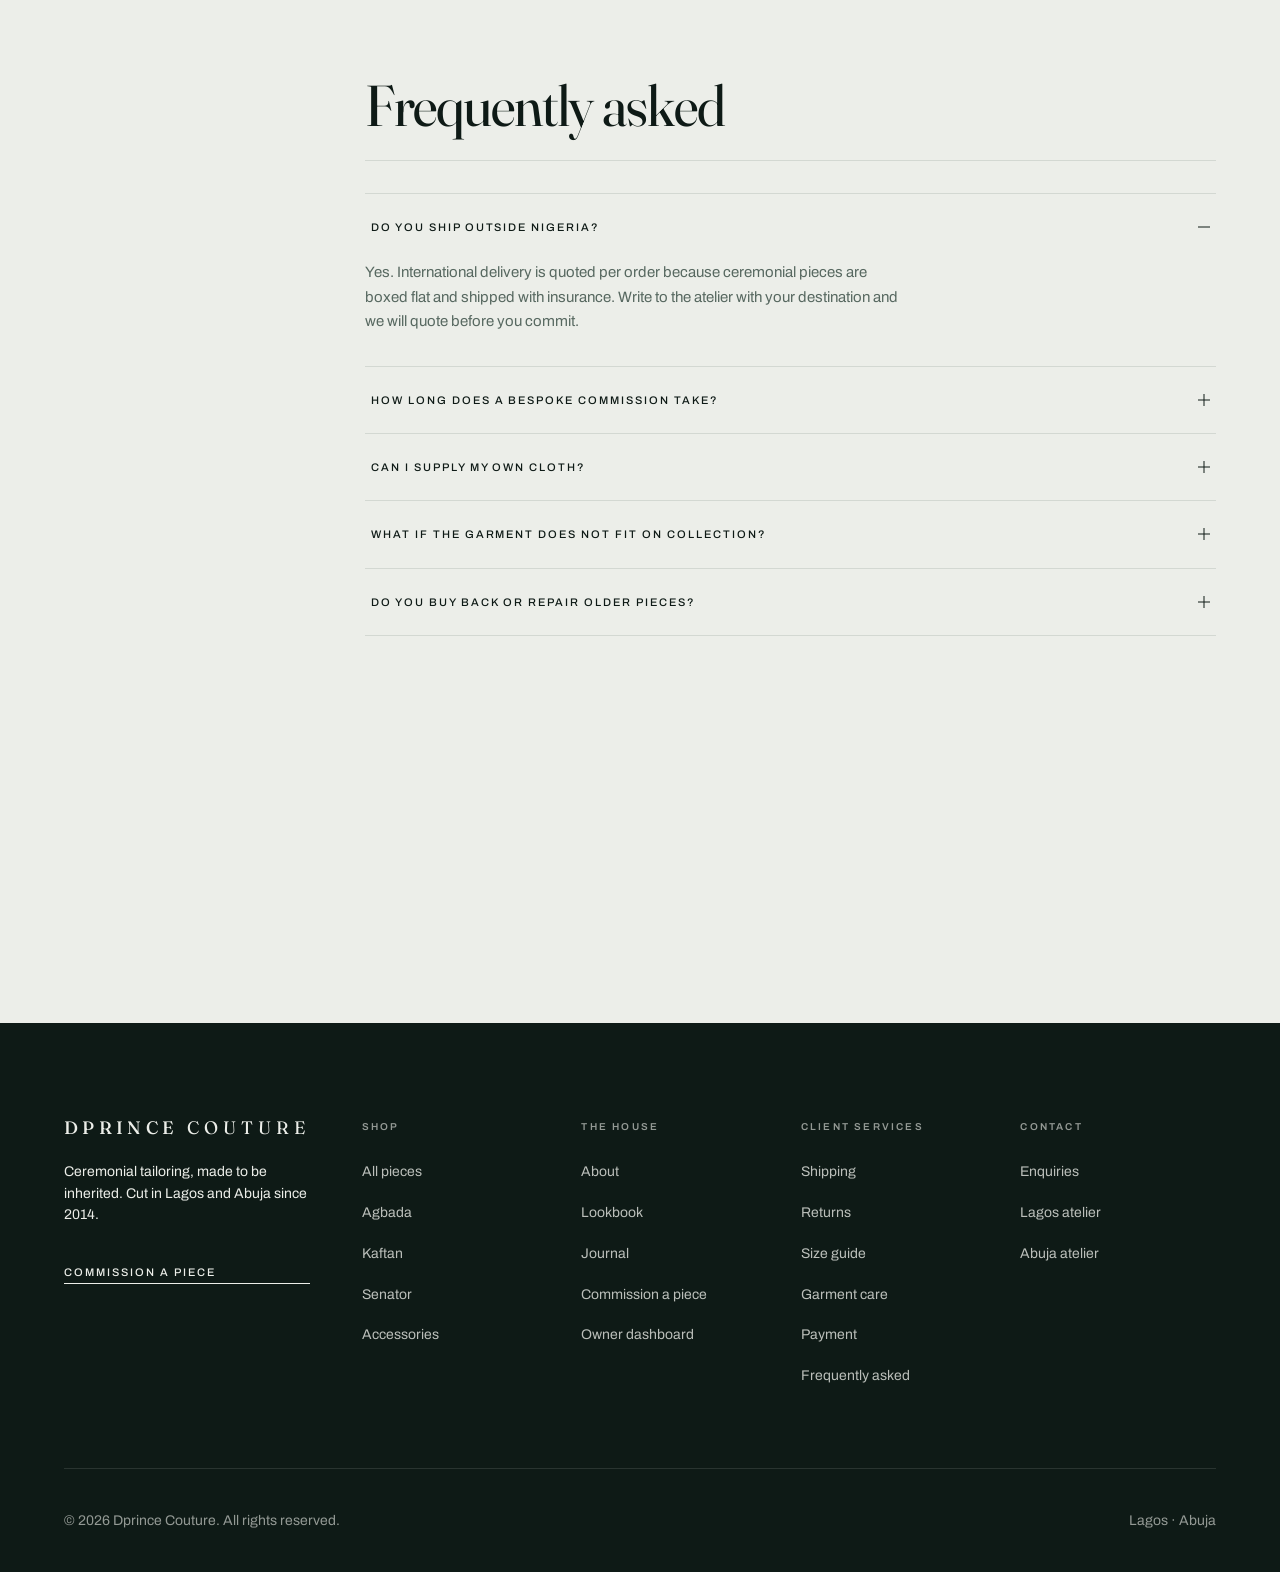
<file: client-services.html>
<!DOCTYPE html>
<html lang="en">
<head>
<meta charset="utf-8">
<meta name="viewport" content="width=device-width, initial-scale=1">
<title>Client Services — Dprince Couture</title>
<meta name="description" content="Shipping, returns, size guide, garment care, payment and frequently asked questions.">
<meta name="theme-color" content="#ECEEE9">
<meta property="og:title" content="Client Services — Dprince Couture">
<meta property="og:description" content="Shipping, returns, size guide, garment care, payment and frequently asked questions.">
<meta property="og:type" content="website">

<link rel="preload" href="assets/fonts/fraunces-latin.woff2" as="font" type="font/woff2" crossorigin>
<link rel="preload" href="assets/fonts/archivo-latin.woff2" as="font" type="font/woff2" crossorigin>

<link rel="stylesheet" href="assets/css/reset.css">
<link rel="stylesheet" href="assets/css/tokens.css">
<link rel="stylesheet" href="assets/css/base.css">
<link rel="stylesheet" href="assets/css/layout.css">
<link rel="stylesheet" href="assets/css/components.css">
<link rel="stylesheet" href="assets/css/pages.css">
<link rel="stylesheet" href="assets/css/animations.css">

<script>
  /* Pre-animation states are applied only when animation will actually run.
     Without JS, or with reduced motion requested, nothing is ever hidden. */
  (function () {
    var reduced = window.matchMedia('(prefers-reduced-motion: reduce)').matches;
    if (!reduced) document.documentElement.classList.add('has-anim');
  })();
</script>
</head>
<body data-page="client-services">
<a class="skip-link" href="#main">Skip to content</a>

<div class="announcement">
  <p>Made to order in Lagos &amp; Abuja &middot; Commissions open for the AW26 season</p>
</div>

<header class="site-header">
  <div class="header-inner">
    <nav class="header-nav" aria-label="Primary">
      <ul class="nav-list">
        <li><a class="nav-link" href="index.html">Home</a></li>
        <li><a class="nav-link" href="shop.html">Shop</a></li>
        <li><a class="nav-link" href="lookbook.html">Lookbook</a></li>
        <li><a class="nav-link" href="journal.html">Journal</a></li>
        <li><a class="nav-link" href="about.html">About</a></li>
        <li><a class="nav-link" href="commission.html">Commission</a></li>
        <li><a class="nav-link" href="contact.html">Contact</a></li>
      </ul>
      <button type="button" class="menu-toggle" data-menu-toggle
              aria-expanded="false" aria-controls="mobile-menu">
        <span class="menu-toggle__bars" aria-hidden="true"><span></span><span></span><span></span></span>
        <span>Menu</span>
      </button>
    </nav>

    <a class="wordmark" href="index.html" aria-label="Dprince Couture, home">DPRINCE <span>COUTURE</span></a>

    <div class="header-utils">
      <button type="button" class="header-action" data-search-open
              aria-expanded="false" aria-controls="search-overlay">
        <svg viewBox="0 0 20 20" fill="none" aria-hidden="true" focusable="false">
          <circle cx="9" cy="9" r="6" stroke="currentColor" stroke-width="1.6"/>
          <path d="M13.5 13.5 18 18" stroke="currentColor" stroke-width="1.6" stroke-linecap="round"/>
        </svg>
        <span>Search</span>
        <span class="visually-hidden">the collection</span>
      </button>
    </div>
  </div>
</header>

<div class="mobile-menu" id="mobile-menu" data-mobile-menu data-lenis-prevent
     aria-hidden="true">
  <div class="mobile-menu__head">
    <span class="wordmark">DPRINCE <span>COUTURE</span></span>
    <button type="button" class="icon-btn" data-menu-close aria-label="Close menu">&times;</button>
  </div>
  <nav aria-label="Mobile">
    <ul class="mobile-menu__list">
      <li><a class="mobile-menu__link" href="index.html">Home</a></li>
      <li><a class="mobile-menu__link" href="shop.html">Shop</a></li>
      <li><a class="mobile-menu__link" href="lookbook.html">Lookbook</a></li>
      <li><a class="mobile-menu__link" href="journal.html">Journal</a></li>
      <li><a class="mobile-menu__link" href="about.html">About</a></li>
      <li><a class="mobile-menu__link" href="commission.html">Commission</a></li>
      <li><a class="mobile-menu__link" href="contact.html">Contact</a></li>
    </ul>
  </nav>
  <div class="menu-contact">
    <p class="menu-contact__label">Talk to the atelier</p>
    <div class="menu-contact__list">
      <a class="menu-contact__item" href="tel:+2349036961268">
        <span class="menu-contact__icon" aria-hidden="true">
          <svg viewBox="0 0 20 20" fill="none">
            <path d="M4.5 2.5h3l1.5 3.75-2 1.25a10 10 0 0 0 4.5 4.5l1.25-2L16.5 11.5v3a1.5 1.5 0 0 1-1.6 1.5A13.5 13.5 0 0 1 3 4.1 1.5 1.5 0 0 1 4.5 2.5z"
                  stroke="currentColor" stroke-width="1.4" stroke-linejoin="round"/>
          </svg>
        </span>
        <span class="menu-contact__text">
          <span class="menu-contact__what">Call the atelier</span>
          <span class="menu-contact__detail">0903 696 1268</span>
        </span>
      </a>

      <a class="menu-contact__item" href="https://wa.me/2349036961268"
         target="_blank" rel="noopener" data-no-transition>
        <span class="menu-contact__icon" aria-hidden="true">
          <svg viewBox="0 0 20 20" fill="none">
            <path d="M10 2.5a7.5 7.5 0 0 0-6.4 11.4L2.5 17.5l3.7-1.05A7.5 7.5 0 1 0 10 2.5z"
                  stroke="currentColor" stroke-width="1.4" stroke-linejoin="round"/>
            <path d="M7.4 7c.2-.5.4-.5.7-.5h.5c.2 0 .4 0 .6.5l.6 1.3c.1.3 0 .5-.1.6l-.4.4c-.1.2-.2.3 0 .6a5.4 5.4 0 0 0 2.3 2c.3.1.5.1.6 0l.5-.5c.2-.2.4-.2.6-.1l1.3.7c.3.2.4.3.4.5 0 .6-.5 1.4-1.3 1.5-.7.1-1.6 0-3.4-1a9.3 9.3 0 0 1-3.2-3.3c-.5-1-.5-1.8-.4-2.3.1-.2.2-.4.2-.4z"
                  fill="currentColor"/>
          </svg>
        </span>
        <span class="menu-contact__text">
          <span class="menu-contact__what">WhatsApp</span>
          <span class="menu-contact__detail">Fastest reply, usually same day</span>
        </span>
      </a>

      <a class="menu-contact__item" href="mailto:atelier@dprincecouture.com">
        <span class="menu-contact__icon" aria-hidden="true">
          <svg viewBox="0 0 20 20" fill="none">
            <rect x="2.5" y="4.5" width="15" height="11" stroke="currentColor" stroke-width="1.4"/>
            <path d="m2.5 5.5 7.5 5 7.5-5" stroke="currentColor" stroke-width="1.4" stroke-linejoin="round"/>
          </svg>
        </span>
        <span class="menu-contact__text">
          <span class="menu-contact__what">Email</span>
          <span class="menu-contact__detail">atelier@dprincecouture.com</span>
        </span>
      </a>
    </div>
  </div>

  <div class="mobile-menu__foot">
    <a class="btn btn--primary btn--block" href="commission.html">Commission a piece</a>
    <div class="mobile-menu__fine">
      <a href="client-services.html">Client services</a>
      <a href="client-services.html#sizing">Size guide</a>
      <a href="about.html">About the house</a>
    </div>
  </div>
</div>

<main id="main">
  <section class="masthead">
    <div class="container container--wide">
      <div class="masthead__inner">
        <p class="eyebrow">Client services</p>
        <h1 class="masthead__title" data-split>Everything practical</h1>
      </div>
    </div>
  </section>

  <div class="container container--wide">
    <div class="services-layout">
      <nav class="services-nav" aria-label="Client services sections">
        <a href="#shipping">Shipping</a>
        <a href="#returns">Returns</a>
        <a href="#sizing">Size guide</a>
        <a href="#care">Garment care</a>
        <a href="#payment">Payment</a>
        <a href="#faq">Frequently asked</a>
      </nav>

      <div>
        <section class="service-section" id="shipping" aria-labelledby="shipping-h">
          <h2 id="shipping-h">Shipping</h2>
          <p>
            Ready-to-wear pieces are dispatched within two working days. Bespoke
            commissions are collected from the atelier by appointment, or shipped on
            request once the final fitting is signed off.
          </p>
          <table>
            <caption class="visually-hidden">Delivery options and costs</caption>
            <thead>
              <tr><th scope="col">Destination</th><th scope="col">Time</th><th scope="col">Cost</th></tr>
            </thead>
            <tbody>
              <tr><td>Lagos &amp; Abuja</td><td>1&ndash;2 working days</td><td>&#8358;15,000</td></tr>
              <tr><td>Elsewhere in Nigeria</td><td>3&ndash;5 working days</td><td>&#8358;15,000</td></tr>
              <tr><td>Orders above &#8358;500,000</td><td>As above</td><td>Complimentary</td></tr>
              <tr><td>International</td><td>7&ndash;14 working days</td><td>Quoted per order</td></tr>
            </tbody>
          </table>
          <p>Ceremonial pieces are boxed flat with acid-free tissue and shipped insured.</p>
        </section>

        <section class="service-section" id="returns" aria-labelledby="returns-h">
          <h2 id="returns-h">Returns</h2>
          <p>
            Ready-to-wear may be returned within 14 days of delivery, unworn, unwashed
            and with tags attached. Write to the atelier first so we can issue a return
            reference; unannounced returns are difficult to trace.
          </p>
          <p>
            <strong>Bespoke commissions cannot be returned.</strong> They are cut to
            your measurements from a pattern drafted for you. What we do instead is fit
            twice before finishing, and alter free of charge afterwards for as long as
            you own the garment.
          </p>
          <p>Accessories are returnable unless they have been strung or sized to order.</p>
        </section>

        <section class="service-section" id="sizing" aria-labelledby="sizing-h">
          <h2 id="sizing-h">Size guide</h2>
          <p>
            Ready-to-wear is cut generously, in the tradition of the garments themselves.
            If you are between sizes, take the smaller for a senator and the larger for a
            kaftan or agbada.
          </p>
          <table>
            <caption class="visually-hidden">Ready-to-wear measurements in centimetres</caption>
            <thead>
              <tr><th scope="col">Size</th><th scope="col">Chest</th><th scope="col">Waist</th><th scope="col">Shoulder</th><th scope="col">Length</th></tr>
            </thead>
            <tbody>
              <tr><td>S</td><td>96&ndash;101</td><td>81&ndash;86</td><td>44</td><td>78</td></tr>
              <tr><td>M</td><td>102&ndash;107</td><td>87&ndash;92</td><td>46</td><td>80</td></tr>
              <tr><td>L</td><td>108&ndash;113</td><td>93&ndash;98</td><td>48</td><td>82</td></tr>
              <tr><td>XL</td><td>114&ndash;119</td><td>99&ndash;104</td><td>50</td><td>84</td></tr>
              <tr><td>XXL</td><td>120&ndash;127</td><td>105&ndash;112</td><td>52</td><td>86</td></tr>
            </tbody>
          </table>
          <p>
            Ceremonial agbada is one generous cut and is measured by the sokoto and buba
            beneath. For anything ceremonial we strongly recommend an appointment.
          </p>
          <a class="btn btn--secondary" href="commission.html">Start a commission</a>
        </section>

        <section class="service-section" id="care" aria-labelledby="care-h">
          <h2 id="care-h">Garment care</h2>
          <p>
            Embroidered and ceremonial pieces are dry clean only, and should go to a
            cleaner who has handled metallic thread before. Ask them; a good one will
            tell you honestly.
          </p>
          <p>
            Store ceremonial garments folded with acid-free tissue between the embroidered
            panels, never on a hanger &mdash; the weight of the cloth will distort the
            shoulder over a year on a hook.
          </p>
          <p>
            Cotton kaftans and senators improve with washing. Cold, gentle, inside out,
            line dried in shade. Press while slightly damp.
          </p>
        </section>

        <section class="service-section" id="payment" aria-labelledby="payment-h">
          <h2 id="payment-h">Payment</h2>
          <p class="checkout-notice">
            <strong>This website is a frontend demonstration.</strong> No payment
            processor is connected to it, no order can be placed through it, and no card
            details are collected anywhere on this site. The bag and checkout exist to
            show the shopping experience only.
          </p>
          <p>
            In the atelier, commissions are taken with a 50&#37; deposit at the first
            appointment and the balance on collection. We accept bank transfer and card
            in person.
          </p>
          <p>Ready-to-wear is paid in full at the point of order.</p>
        </section>

        <section class="service-section" id="faq" aria-labelledby="faq-h">
          <h2 id="faq-h">Frequently asked</h2>
          <div class="accordion" data-accordion-static>

        <div class="accordion__item">
          <h3>
            <button type="button" class="accordion__trigger" id="faq-button-0"
                    aria-expanded="true" aria-controls="faq-panel-0">
              <span>Do you ship outside Nigeria?</span>
              <span class="accordion__icon" aria-hidden="true"></span>
            </button>
          </h3>
          <div class="accordion__panel" id="faq-panel-0" role="region" aria-labelledby="faq-button-0">
            <div class="accordion__inner">Yes. International delivery is quoted per order because ceremonial pieces are boxed flat and shipped with insurance. Write to the atelier with your destination and we will quote before you commit.</div>
          </div>
        </div>

        <div class="accordion__item">
          <h3>
            <button type="button" class="accordion__trigger" id="faq-button-1"
                    aria-expanded="false" aria-controls="faq-panel-1">
              <span>How long does a bespoke commission take?</span>
              <span class="accordion__icon" aria-hidden="true"></span>
            </button>
          </h3>
          <div class="accordion__panel" id="faq-panel-1" role="region" aria-labelledby="faq-button-1">
            <div class="accordion__inner">Ten to fourteen weeks for a ceremonial agbada, six to eight for a kaftan or senator. We do not compress this for a fee, because the compression would come out of the fittings.</div>
          </div>
        </div>

        <div class="accordion__item">
          <h3>
            <button type="button" class="accordion__trigger" id="faq-button-2"
                    aria-expanded="false" aria-controls="faq-panel-2">
              <span>Can I supply my own cloth?</span>
              <span class="accordion__icon" aria-hidden="true"></span>
            </button>
          </h3>
          <div class="accordion__panel" id="faq-panel-2" role="region" aria-labelledby="faq-button-2">
            <div class="accordion__inner">For kaftan and senator commissions, yes. For ceremonial agbada we generally decline, because the embroidery is worked directly on the ground cloth and we cannot guarantee an unfamiliar weave will hold it.</div>
          </div>
        </div>

        <div class="accordion__item">
          <h3>
            <button type="button" class="accordion__trigger" id="faq-button-3"
                    aria-expanded="false" aria-controls="faq-panel-3">
              <span>What if the garment does not fit on collection?</span>
              <span class="accordion__icon" aria-hidden="true"></span>
            </button>
          </h3>
          <div class="accordion__panel" id="faq-panel-3" role="region" aria-labelledby="faq-button-3">
            <div class="accordion__inner">It will not happen often, because of the basted fitting — but if it does, the alteration is free and it is our problem, not yours. Bring it back.</div>
          </div>
        </div>

        <div class="accordion__item">
          <h3>
            <button type="button" class="accordion__trigger" id="faq-button-4"
                    aria-expanded="false" aria-controls="faq-panel-4">
              <span>Do you buy back or repair older pieces?</span>
              <span class="accordion__icon" aria-hidden="true"></span>
            </button>
          </h3>
          <div class="accordion__panel" id="faq-panel-4" role="region" aria-labelledby="faq-button-4">
            <div class="accordion__inner">We repair anything the house has made, at any age, for the cost of materials. Bring the pattern reference from the box if you still have it.</div>
          </div>
        </div>
          </div>
        </section>
      </div>
    </div>
  </div>

  <div class="section"></div>
</main>

<footer class="site-footer">
  <div class="container container--wide">
    <div class="footer-grid">
      <div class="footer-brand">
        <span class="wordmark">DPRINCE <span>COUTURE</span></span>
        <p class="small">Ceremonial tailoring, made to be inherited. Cut in Lagos and Abuja since 2014.</p>
        <a class="btn-text" href="commission.html">Commission a piece</a>
      </div>

      <div class="footer-col">
        <h3>Shop</h3>
        <ul>
          <li><a href="shop.html">All pieces</a></li>
          <li><a href="shop.html?category=Agbada">Agbada</a></li>
          <li><a href="shop.html?category=Kaftan">Kaftan</a></li>
          <li><a href="shop.html?category=Senator">Senator</a></li>
          <li><a href="shop.html?category=Accessories">Accessories</a></li>
        </ul>
      </div>

      <div class="footer-col">
        <h3>The House</h3>
        <ul>
          <li><a href="about.html">About</a></li>
          <li><a href="lookbook.html">Lookbook</a></li>
          <li><a href="journal.html">Journal</a></li>
          <li><a href="commission.html">Commission a piece</a></li>
          <li><a href="dashboard.html">Owner dashboard</a></li>
        </ul>
      </div>

      <div class="footer-col">
        <h3>Client Services</h3>
        <ul>
          <li><a href="client-services.html#shipping">Shipping</a></li>
          <li><a href="client-services.html#returns">Returns</a></li>
          <li><a href="client-services.html#sizing">Size guide</a></li>
          <li><a href="client-services.html#care">Garment care</a></li>
          <li><a href="client-services.html#payment">Payment</a></li>
          <li><a href="client-services.html#faq">Frequently asked</a></li>
        </ul>
      </div>

      <div class="footer-col">
        <h3>Contact</h3>
        <ul>
          <li><a href="contact.html">Enquiries</a></li>
          <li><a href="contact.html#lagos">Lagos atelier</a></li>
          <li><a href="contact.html#abuja">Abuja atelier</a></li>
        </ul>
      </div>

    </div>
    <div class="footer-bottom">
      <p>&copy; 2026 Dprince Couture. All rights reserved.</p>
      <p>Lagos &middot; Abuja</p>
    </div>
  </div>
</footer>

<div class="search-overlay" id="search-overlay" data-search-overlay data-lenis-prevent
     role="dialog" aria-modal="true" aria-labelledby="search-heading" aria-hidden="true">
  <div class="search-overlay__head">
    <h2 class="label" id="search-heading">Search the collection</h2>
    <button type="button" class="icon-btn" data-search-close aria-label="Close search">&times;</button>
  </div>
  <div class="search-field">
    <label class="visually-hidden" for="search-input">Search for a style, colour or occasion</label>
    <input type="search" id="search-input" data-search-input autocomplete="off"
           placeholder="Agbada, kaftan, black&hellip;" spellcheck="false">
  </div>
  <p class="search-meta" data-search-meta aria-live="polite">Type to search the collection</p>
  <div class="search-suggestions" data-search-suggestions></div>
  <div class="search-results" data-search-results data-lenis-prevent></div>
</div>

<script src="assets/vendor/gsap.min.js"></script>
<script src="assets/vendor/ScrollTrigger.min.js"></script>
<script src="assets/vendor/lenis.min.js"></script>
<script type="module" src="assets/js/main.js"></script>
</body>
</html>
</file>
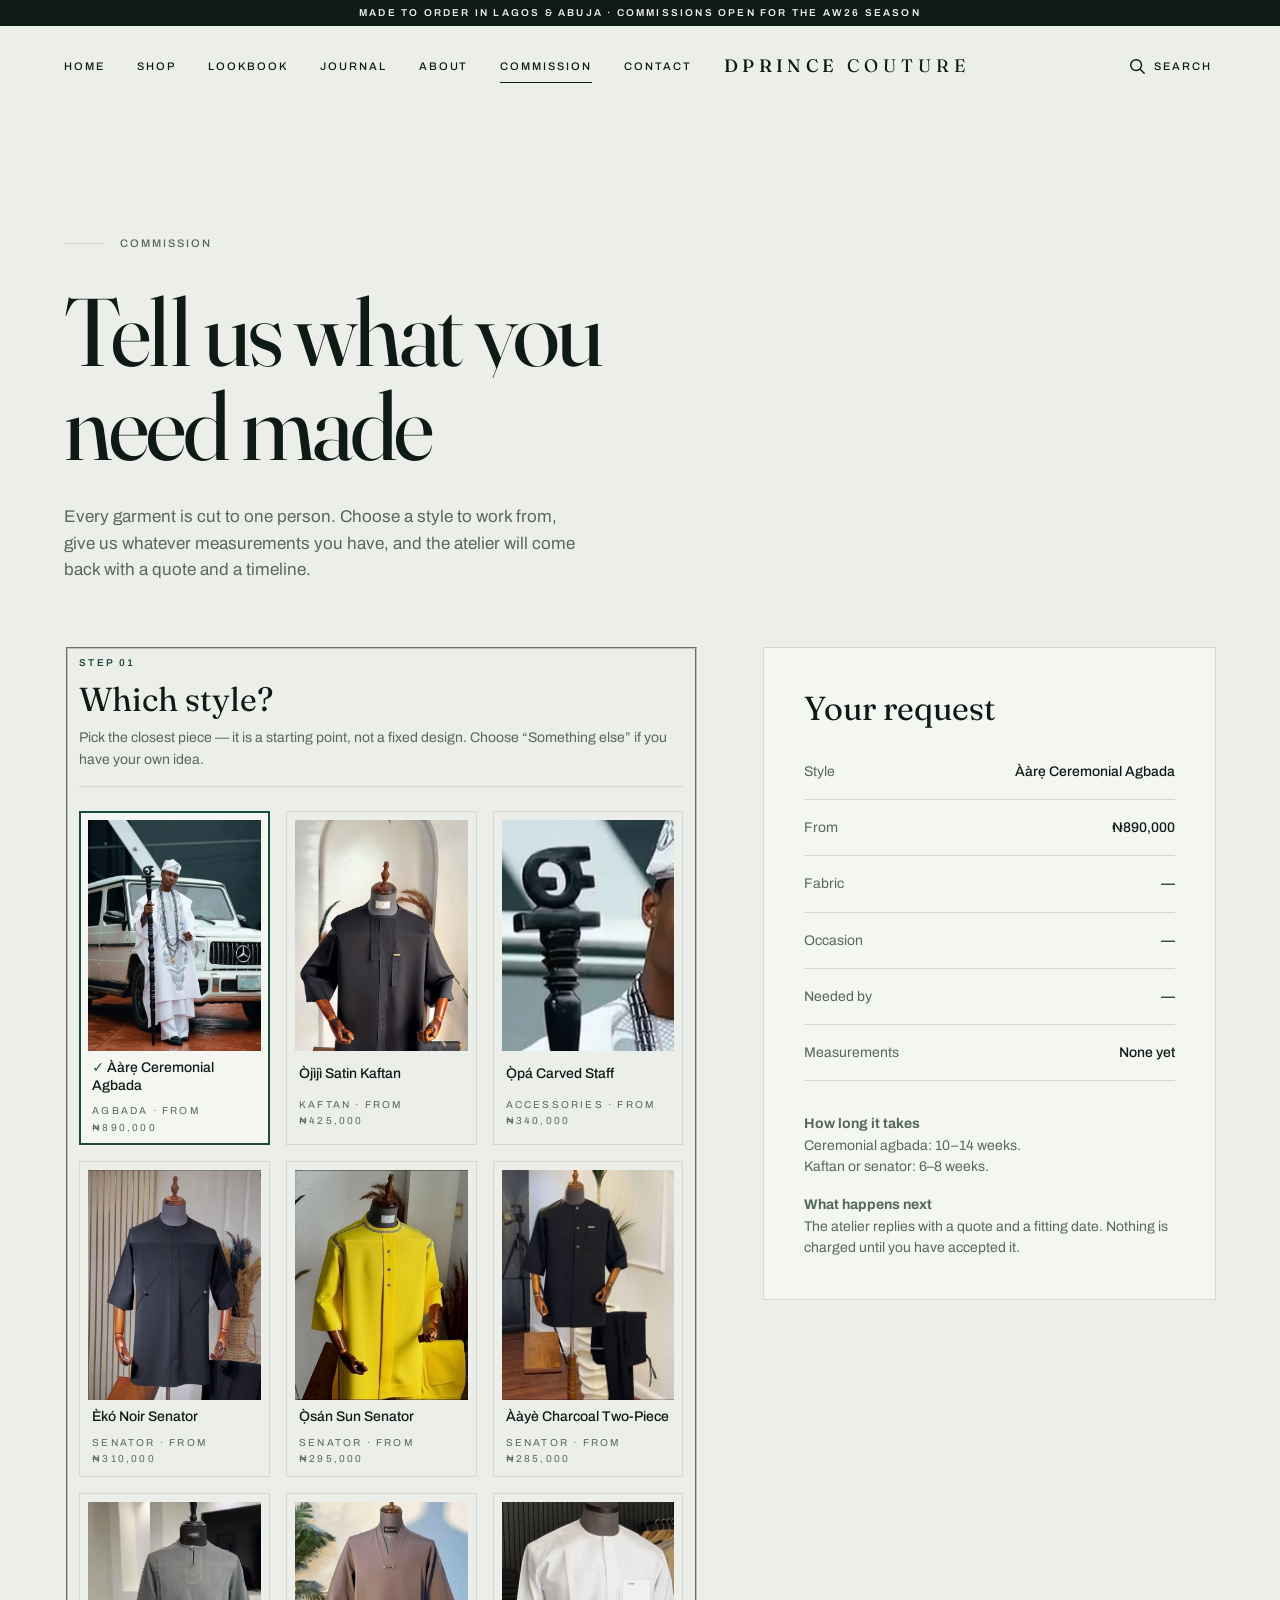
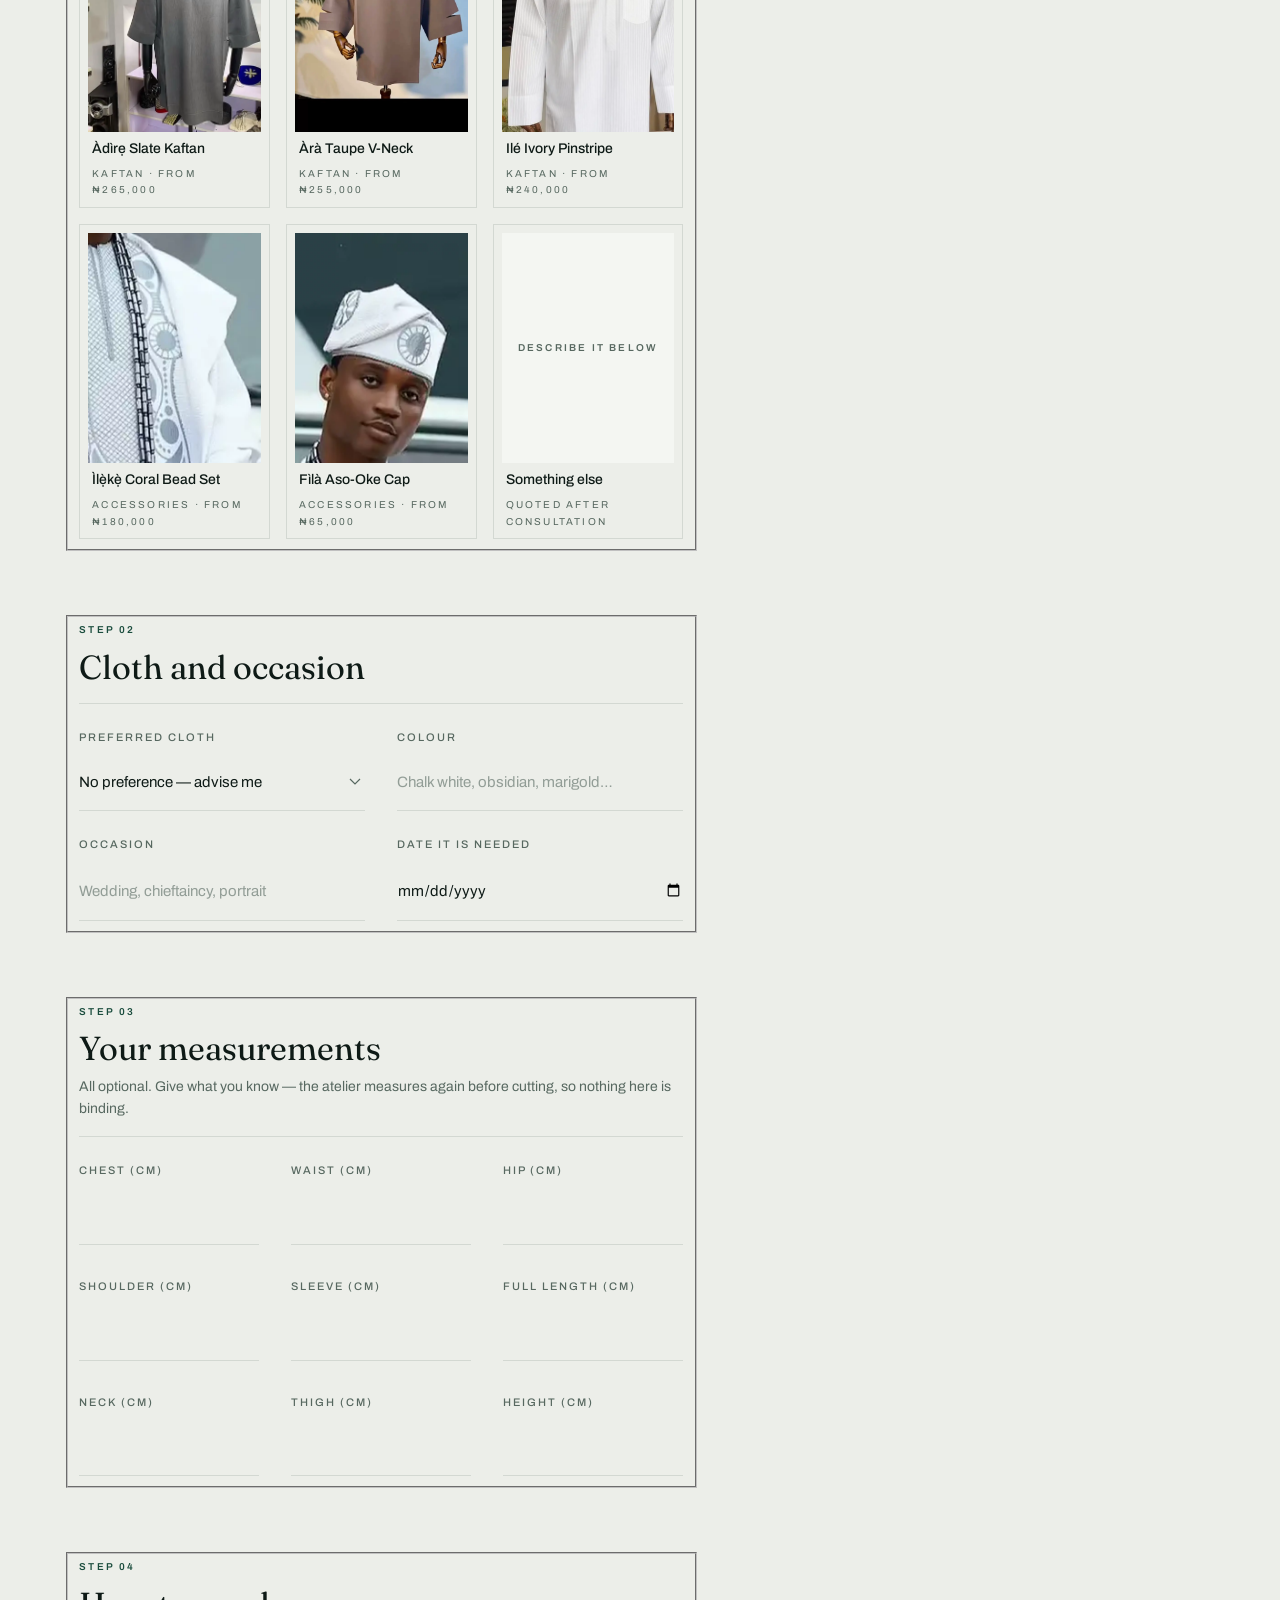
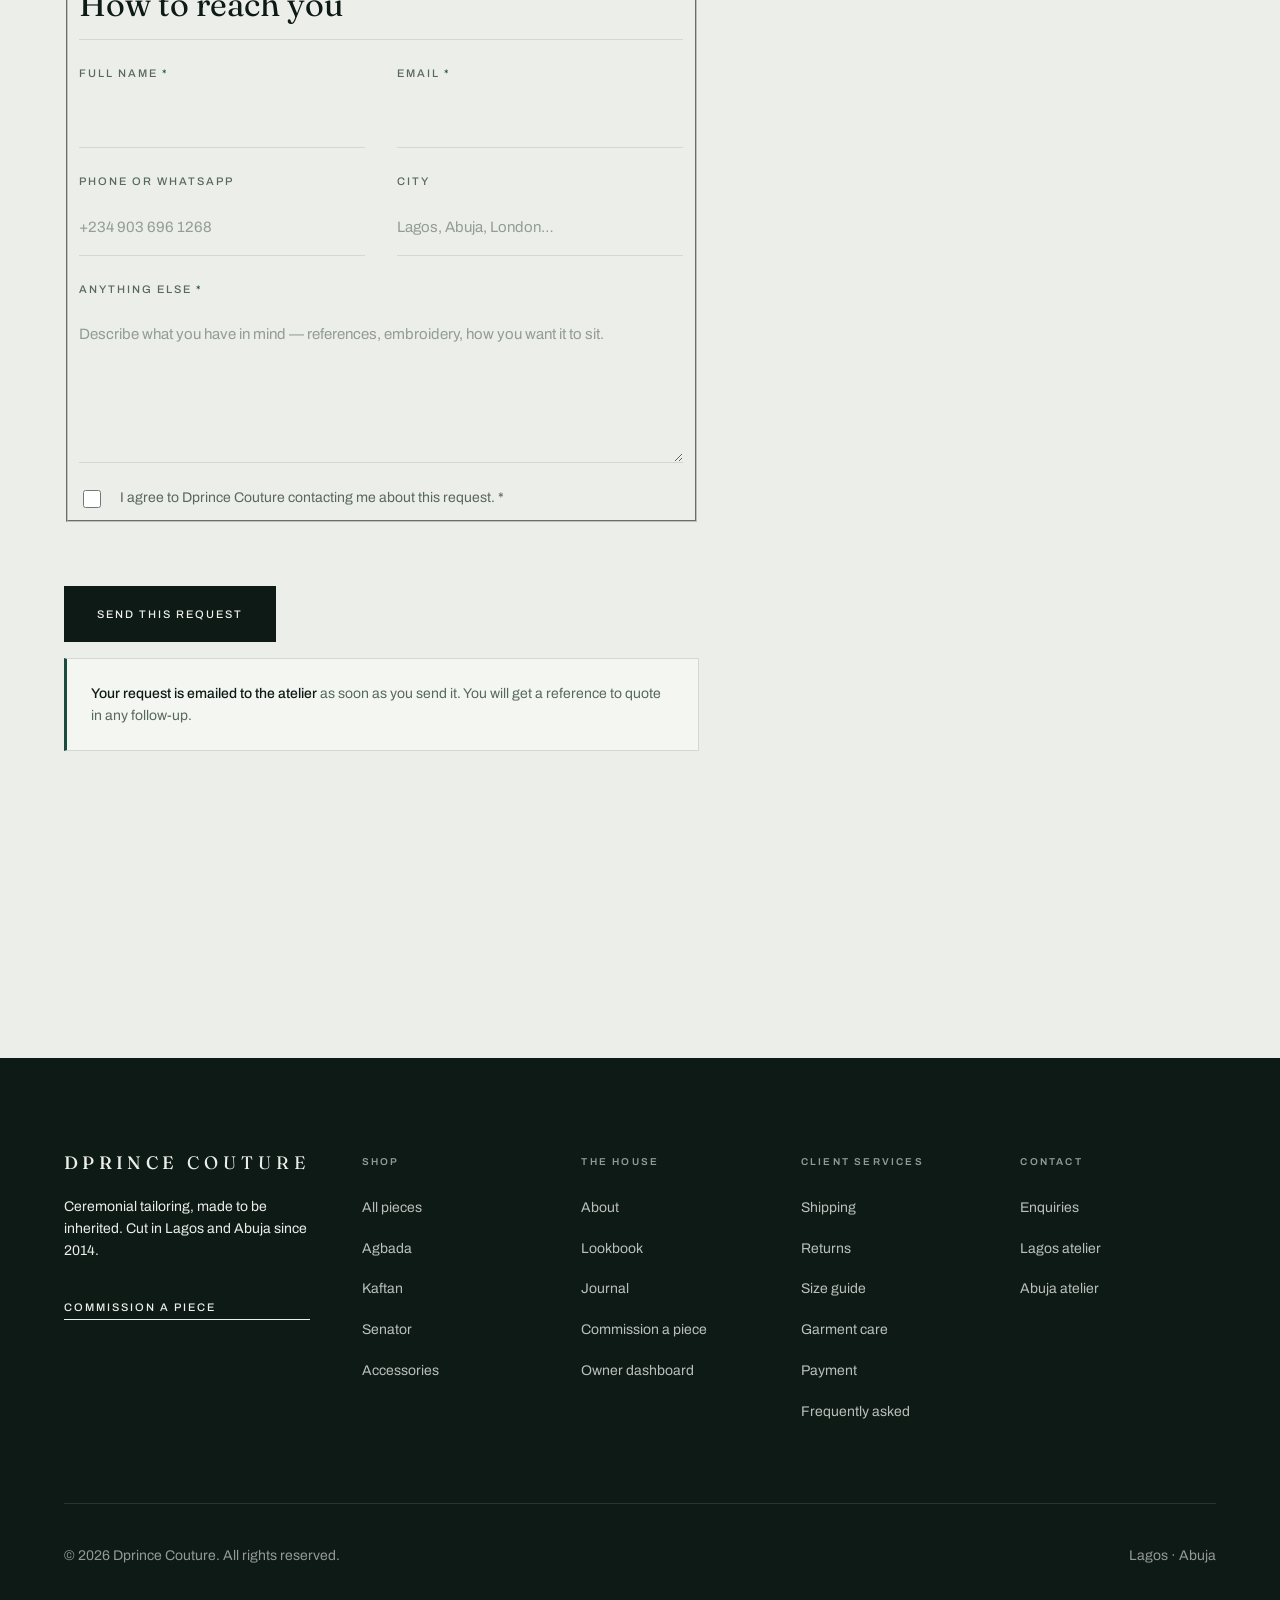
<file: commission.html>
<!DOCTYPE html>
<html lang="en">
<head>
<meta charset="utf-8">
<meta name="viewport" content="width=device-width, initial-scale=1">
<title>Commission a Piece — Dprince Couture</title>
<meta name="description" content="Choose a style, give your measurements and send a commission request to the Dprince Couture atelier in Lagos or Abuja.">
<meta name="theme-color" content="#ECEEE9">
<meta property="og:title" content="Commission a Piece — Dprince Couture">
<meta property="og:description" content="Choose a style, give your measurements and send a commission request to the Dprince Couture atelier in Lagos or Abuja.">
<meta property="og:type" content="website">

<link rel="preload" href="assets/fonts/fraunces-latin.woff2" as="font" type="font/woff2" crossorigin>
<link rel="preload" href="assets/fonts/archivo-latin.woff2" as="font" type="font/woff2" crossorigin>

<link rel="stylesheet" href="assets/css/reset.css">
<link rel="stylesheet" href="assets/css/tokens.css">
<link rel="stylesheet" href="assets/css/base.css">
<link rel="stylesheet" href="assets/css/layout.css">
<link rel="stylesheet" href="assets/css/components.css">
<link rel="stylesheet" href="assets/css/pages.css">
<link rel="stylesheet" href="assets/css/animations.css">

<script>
  /* Pre-animation states are applied only when animation will actually run.
     Without JS, or with reduced motion requested, nothing is ever hidden. */
  (function () {
    var reduced = window.matchMedia('(prefers-reduced-motion: reduce)').matches;
    if (!reduced) document.documentElement.classList.add('has-anim');
  })();
</script>
</head>
<body data-page="commission">
<a class="skip-link" href="#main">Skip to content</a>

<div class="announcement">
  <p>Made to order in Lagos &amp; Abuja &middot; Commissions open for the AW26 season</p>
</div>

<header class="site-header">
  <div class="header-inner">
    <nav class="header-nav" aria-label="Primary">
      <ul class="nav-list">
        <li><a class="nav-link" href="index.html">Home</a></li>
        <li><a class="nav-link" href="shop.html">Shop</a></li>
        <li><a class="nav-link" href="lookbook.html">Lookbook</a></li>
        <li><a class="nav-link" href="journal.html">Journal</a></li>
        <li><a class="nav-link" href="about.html">About</a></li>
        <li><a class="nav-link" href="commission.html">Commission</a></li>
        <li><a class="nav-link" href="contact.html">Contact</a></li>
      </ul>
      <button type="button" class="menu-toggle" data-menu-toggle
              aria-expanded="false" aria-controls="mobile-menu">
        <span class="menu-toggle__bars" aria-hidden="true"><span></span><span></span><span></span></span>
        <span>Menu</span>
      </button>
    </nav>

    <a class="wordmark" href="index.html" aria-label="Dprince Couture, home">DPRINCE <span>COUTURE</span></a>

    <div class="header-utils">
      <button type="button" class="header-action" data-search-open
              aria-expanded="false" aria-controls="search-overlay">
        <svg viewBox="0 0 20 20" fill="none" aria-hidden="true" focusable="false">
          <circle cx="9" cy="9" r="6" stroke="currentColor" stroke-width="1.6"/>
          <path d="M13.5 13.5 18 18" stroke="currentColor" stroke-width="1.6" stroke-linecap="round"/>
        </svg>
        <span>Search</span>
        <span class="visually-hidden">the collection</span>
      </button>
    </div>
  </div>
</header>

<div class="mobile-menu" id="mobile-menu" data-mobile-menu data-lenis-prevent
     aria-hidden="true">
  <div class="mobile-menu__head">
    <span class="wordmark">DPRINCE <span>COUTURE</span></span>
    <button type="button" class="icon-btn" data-menu-close aria-label="Close menu">&times;</button>
  </div>
  <nav aria-label="Mobile">
    <ul class="mobile-menu__list">
      <li><a class="mobile-menu__link" href="index.html">Home</a></li>
      <li><a class="mobile-menu__link" href="shop.html">Shop</a></li>
      <li><a class="mobile-menu__link" href="lookbook.html">Lookbook</a></li>
      <li><a class="mobile-menu__link" href="journal.html">Journal</a></li>
      <li><a class="mobile-menu__link" href="about.html">About</a></li>
      <li><a class="mobile-menu__link" href="commission.html">Commission</a></li>
      <li><a class="mobile-menu__link" href="contact.html">Contact</a></li>
    </ul>
  </nav>
  <div class="menu-contact">
    <p class="menu-contact__label">Talk to the atelier</p>
    <div class="menu-contact__list">
      <a class="menu-contact__item" href="tel:+2349036961268">
        <span class="menu-contact__icon" aria-hidden="true">
          <svg viewBox="0 0 20 20" fill="none">
            <path d="M4.5 2.5h3l1.5 3.75-2 1.25a10 10 0 0 0 4.5 4.5l1.25-2L16.5 11.5v3a1.5 1.5 0 0 1-1.6 1.5A13.5 13.5 0 0 1 3 4.1 1.5 1.5 0 0 1 4.5 2.5z"
                  stroke="currentColor" stroke-width="1.4" stroke-linejoin="round"/>
          </svg>
        </span>
        <span class="menu-contact__text">
          <span class="menu-contact__what">Call the atelier</span>
          <span class="menu-contact__detail">0903 696 1268</span>
        </span>
      </a>

      <a class="menu-contact__item" href="https://wa.me/2349036961268"
         target="_blank" rel="noopener" data-no-transition>
        <span class="menu-contact__icon" aria-hidden="true">
          <svg viewBox="0 0 20 20" fill="none">
            <path d="M10 2.5a7.5 7.5 0 0 0-6.4 11.4L2.5 17.5l3.7-1.05A7.5 7.5 0 1 0 10 2.5z"
                  stroke="currentColor" stroke-width="1.4" stroke-linejoin="round"/>
            <path d="M7.4 7c.2-.5.4-.5.7-.5h.5c.2 0 .4 0 .6.5l.6 1.3c.1.3 0 .5-.1.6l-.4.4c-.1.2-.2.3 0 .6a5.4 5.4 0 0 0 2.3 2c.3.1.5.1.6 0l.5-.5c.2-.2.4-.2.6-.1l1.3.7c.3.2.4.3.4.5 0 .6-.5 1.4-1.3 1.5-.7.1-1.6 0-3.4-1a9.3 9.3 0 0 1-3.2-3.3c-.5-1-.5-1.8-.4-2.3.1-.2.2-.4.2-.4z"
                  fill="currentColor"/>
          </svg>
        </span>
        <span class="menu-contact__text">
          <span class="menu-contact__what">WhatsApp</span>
          <span class="menu-contact__detail">Fastest reply, usually same day</span>
        </span>
      </a>

      <a class="menu-contact__item" href="mailto:atelier@dprincecouture.com">
        <span class="menu-contact__icon" aria-hidden="true">
          <svg viewBox="0 0 20 20" fill="none">
            <rect x="2.5" y="4.5" width="15" height="11" stroke="currentColor" stroke-width="1.4"/>
            <path d="m2.5 5.5 7.5 5 7.5-5" stroke="currentColor" stroke-width="1.4" stroke-linejoin="round"/>
          </svg>
        </span>
        <span class="menu-contact__text">
          <span class="menu-contact__what">Email</span>
          <span class="menu-contact__detail">atelier@dprincecouture.com</span>
        </span>
      </a>
    </div>
  </div>

  <div class="mobile-menu__foot">
    <a class="btn btn--primary btn--block" href="commission.html">Commission a piece</a>
    <div class="mobile-menu__fine">
      <a href="client-services.html">Client services</a>
      <a href="client-services.html#sizing">Size guide</a>
      <a href="about.html">About the house</a>
    </div>
  </div>
</div>

<main id="main">
  <section class="masthead">
    <div class="container container--wide">
      <div class="masthead__inner">
        <p class="eyebrow">Commission</p>
        <h1 class="masthead__title" data-split>Tell us what you need made</h1>
        <p class="lead">
          Every garment is cut to one person. Choose a style to work from, give us
          whatever measurements you have, and the atelier will come back with a quote
          and a timeline.
        </p>
      </div>
    </div>
  </section>

  <div class="container container--wide">
    <div class="commission-layout">
      <div>
        <p class="notice" data-style-banner hidden></p>

        <form class="booking-form" data-commission-form novalidate>

          <fieldset class="booking-step">
            <legend class="visually-hidden">Choose a style</legend>
            <div class="booking-step__head">
              <span class="booking-step__num">Step 01</span>
              <h2 class="booking-step__title">Which style?</h2>
              <p class="small muted">
                Pick the closest piece — it is a starting point, not a fixed design.
                Choose &ldquo;Something else&rdquo; if you have your own idea.
              </p>
            </div>
            <div class="style-picker" data-style-picker role="radiogroup"
                 aria-label="Choose a style to work from"></div>
          </fieldset>

          <fieldset class="booking-step">
            <legend class="visually-hidden">Cloth and occasion</legend>
            <div class="booking-step__head">
              <span class="booking-step__num">Step 02</span>
              <h2 class="booking-step__title">Cloth and occasion</h2>
            </div>

            <div class="field-row">
              <div class="field">
                <label class="field__label" for="fabric">Preferred cloth</label>
                <select class="field__control" id="fabric" name="fabric">
                  <option value="">No preference &mdash; advise me</option>
                  <option>Hand-loomed aso-oke</option>
                  <option>Cotton damask</option>
                  <option>Wool crepe</option>
                  <option>Satin-faced twill</option>
                  <option>Mercerised cotton</option>
                  <option>Cotton-rich twill</option>
                  <option>I will supply my own cloth</option>
                </select>
                <p class="field__message"></p>
              </div>
              <div class="field">
                <label class="field__label" for="colour">Colour</label>
                <input class="field__control" type="text" id="colour" name="colour"
                       placeholder="Chalk white, obsidian, marigold&hellip;">
                <p class="field__message"></p>
              </div>
            </div>

            <div class="field-row">
              <div class="field">
                <label class="field__label" for="occasion">Occasion</label>
                <input class="field__control" type="text" id="occasion" name="occasion"
                       placeholder="Wedding, chieftaincy, portrait">
                <p class="field__message"></p>
              </div>
              <div class="field">
                <label class="field__label" for="needed">Date it is needed</label>
                <input class="field__control" type="date" id="needed" name="needed">
                <p class="field__message"></p>
              </div>
            </div>
          </fieldset>

          <fieldset class="booking-step">
            <legend class="visually-hidden">Measurements</legend>
            <div class="booking-step__head">
              <span class="booking-step__num">Step 03</span>
              <h2 class="booking-step__title">Your measurements</h2>
              <p class="small muted">
                All optional. Give what you know &mdash; the atelier measures again
                before cutting, so nothing here is binding.
              </p>
            </div>
            <div class="measure-grid" data-measure-grid></div>
          </fieldset>

          <fieldset class="booking-step">
            <legend class="visually-hidden">Your details</legend>
            <div class="booking-step__head">
              <span class="booking-step__num">Step 04</span>
              <h2 class="booking-step__title">How to reach you</h2>
            </div>

            <div class="field-row">
              <div class="field">
                <label class="field__label" for="name">Full name <span class="req" aria-hidden="true">*</span></label>
                <input class="field__control" type="text" id="name" name="name"
                       autocomplete="name" data-validate="required|minLength:2" required>
                <p class="field__message"></p>
              </div>
              <div class="field">
                <label class="field__label" for="email">Email <span class="req" aria-hidden="true">*</span></label>
                <input class="field__control" type="email" id="email" name="email"
                       autocomplete="email" data-validate="required|email" required>
                <p class="field__message"></p>
              </div>
            </div>

            <div class="field-row">
              <div class="field">
                <label class="field__label" for="phone">Phone or WhatsApp</label>
                <input class="field__control" type="tel" id="phone" name="phone"
                       autocomplete="tel" data-validate="phone" placeholder="+234 903 696 1268">
                <p class="field__message"></p>
              </div>
              <div class="field">
                <label class="field__label" for="city">City</label>
                <input class="field__control" type="text" id="city" name="city"
                       autocomplete="address-level2" placeholder="Lagos, Abuja, London&hellip;">
                <p class="field__message"></p>
              </div>
            </div>

            <div class="field">
              <label class="field__label" for="message">
                Anything else <span class="req" aria-hidden="true">*</span>
              </label>
              <textarea class="field__control" id="message" name="message" rows="5"
                        data-validate="required|minLength:10" required
                        placeholder="Describe what you have in mind — references, embroidery, how you want it to sit."></textarea>
              <p class="field__message"></p>
            </div>

            <div class="field field--check">
              <input type="checkbox" id="consent" name="consent" required>
              <label for="consent">
                I agree to Dprince Couture contacting me about this request.
                <span class="req" aria-hidden="true">*</span>
              </label>
              <p class="field__message" style="grid-column: 1 / -1"></p>
            </div>
          </fieldset>

          <div class="stack stack--sm">
            <button class="btn btn--primary" type="submit">Send this request</button>
            <p class="field__message" data-form-status role="status" aria-live="polite"></p>
            <p class="notice" data-delivery-notice></p>
          </div>
        </form>

        <div class="commission-success" data-commission-success role="status">
          <p class="eyebrow eyebrow--plain">Request received</p>
          <h2 class="d3">Thank you</h2>
          <p class="commission-ref" data-commission-ref></p>
          <p class="body-text muted" data-commission-recap></p>
          <p class="body-text muted" data-commission-note></p>
          <a class="btn btn--secondary" href="index.html">Back to the collection</a>
        </div>
      </div>

      <aside class="commission-aside" aria-labelledby="summary-heading">
        <h2 id="summary-heading">Your request</h2>
        <dl class="commission-summary" data-commission-summary></dl>
        <div class="stack stack--sm">
          <p class="small muted">
            <strong>How long it takes</strong><br>
            Ceremonial agbada: 10&ndash;14 weeks.<br>
            Kaftan or senator: 6&ndash;8 weeks.
          </p>
          <p class="small muted">
            <strong>What happens next</strong><br>
            The atelier replies with a quote and a fitting date. Nothing is charged
            until you have accepted it.
          </p>
        </div>
      </aside>
    </div>
  </div>

  <div class="section"></div>
</main>

<footer class="site-footer">
  <div class="container container--wide">
    <div class="footer-grid">
      <div class="footer-brand">
        <span class="wordmark">DPRINCE <span>COUTURE</span></span>
        <p class="small">Ceremonial tailoring, made to be inherited. Cut in Lagos and Abuja since 2014.</p>
        <a class="btn-text" href="commission.html">Commission a piece</a>
      </div>

      <div class="footer-col">
        <h3>Shop</h3>
        <ul>
          <li><a href="shop.html">All pieces</a></li>
          <li><a href="shop.html?category=Agbada">Agbada</a></li>
          <li><a href="shop.html?category=Kaftan">Kaftan</a></li>
          <li><a href="shop.html?category=Senator">Senator</a></li>
          <li><a href="shop.html?category=Accessories">Accessories</a></li>
        </ul>
      </div>

      <div class="footer-col">
        <h3>The House</h3>
        <ul>
          <li><a href="about.html">About</a></li>
          <li><a href="lookbook.html">Lookbook</a></li>
          <li><a href="journal.html">Journal</a></li>
          <li><a href="commission.html">Commission a piece</a></li>
          <li><a href="dashboard.html">Owner dashboard</a></li>
        </ul>
      </div>

      <div class="footer-col">
        <h3>Client Services</h3>
        <ul>
          <li><a href="client-services.html#shipping">Shipping</a></li>
          <li><a href="client-services.html#returns">Returns</a></li>
          <li><a href="client-services.html#sizing">Size guide</a></li>
          <li><a href="client-services.html#care">Garment care</a></li>
          <li><a href="client-services.html#payment">Payment</a></li>
          <li><a href="client-services.html#faq">Frequently asked</a></li>
        </ul>
      </div>

      <div class="footer-col">
        <h3>Contact</h3>
        <ul>
          <li><a href="contact.html">Enquiries</a></li>
          <li><a href="contact.html#lagos">Lagos atelier</a></li>
          <li><a href="contact.html#abuja">Abuja atelier</a></li>
        </ul>
      </div>

    </div>
    <div class="footer-bottom">
      <p>&copy; 2026 Dprince Couture. All rights reserved.</p>
      <p>Lagos &middot; Abuja</p>
    </div>
  </div>
</footer>

<div class="search-overlay" id="search-overlay" data-search-overlay data-lenis-prevent
     role="dialog" aria-modal="true" aria-labelledby="search-heading" aria-hidden="true">
  <div class="search-overlay__head">
    <h2 class="label" id="search-heading">Search the collection</h2>
    <button type="button" class="icon-btn" data-search-close aria-label="Close search">&times;</button>
  </div>
  <div class="search-field">
    <label class="visually-hidden" for="search-input">Search for a style, colour or occasion</label>
    <input type="search" id="search-input" data-search-input autocomplete="off"
           placeholder="Agbada, kaftan, black&hellip;" spellcheck="false">
  </div>
  <p class="search-meta" data-search-meta aria-live="polite">Type to search the collection</p>
  <div class="search-suggestions" data-search-suggestions></div>
  <div class="search-results" data-search-results data-lenis-prevent></div>
</div>

<script src="assets/vendor/gsap.min.js"></script>
<script src="assets/vendor/ScrollTrigger.min.js"></script>
<script src="assets/vendor/lenis.min.js"></script>
<script type="module" src="assets/js/main.js"></script>
</body>
</html>
</file>
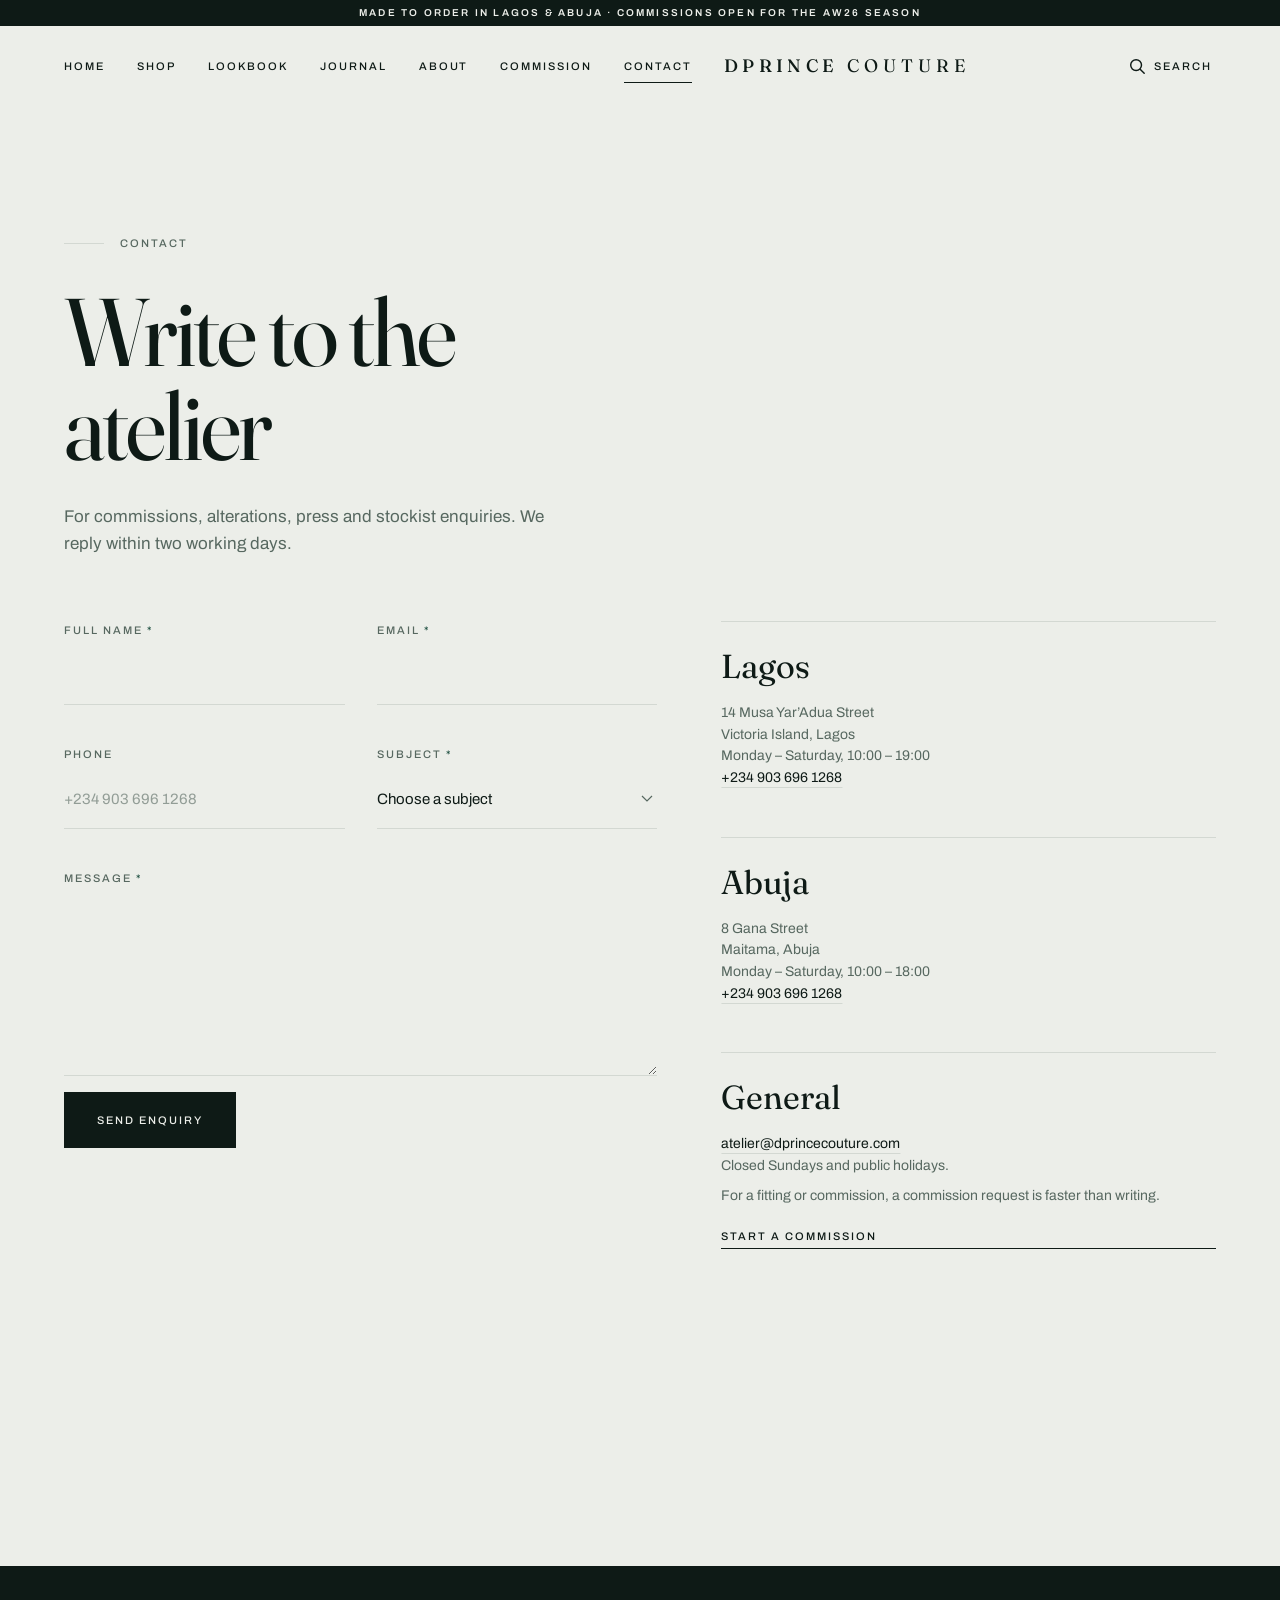
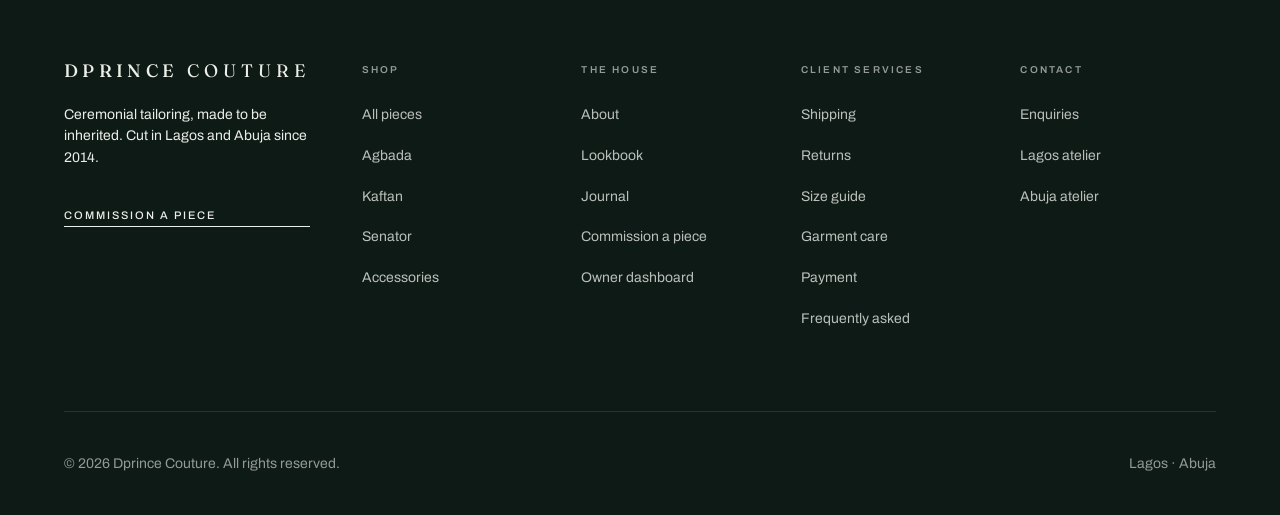
<file: contact.html>
<!DOCTYPE html>
<html lang="en">
<head>
<meta charset="utf-8">
<meta name="viewport" content="width=device-width, initial-scale=1">
<title>Contact — Dprince Couture</title>
<meta name="description" content="Contact the Dprince Couture ateliers in Lagos and Abuja.">
<meta name="theme-color" content="#ECEEE9">
<meta property="og:title" content="Contact — Dprince Couture">
<meta property="og:description" content="Contact the Dprince Couture ateliers in Lagos and Abuja.">
<meta property="og:type" content="website">

<link rel="preload" href="assets/fonts/fraunces-latin.woff2" as="font" type="font/woff2" crossorigin>
<link rel="preload" href="assets/fonts/archivo-latin.woff2" as="font" type="font/woff2" crossorigin>

<link rel="stylesheet" href="assets/css/reset.css">
<link rel="stylesheet" href="assets/css/tokens.css">
<link rel="stylesheet" href="assets/css/base.css">
<link rel="stylesheet" href="assets/css/layout.css">
<link rel="stylesheet" href="assets/css/components.css">
<link rel="stylesheet" href="assets/css/pages.css">
<link rel="stylesheet" href="assets/css/animations.css">

<script>
  /* Pre-animation states are applied only when animation will actually run.
     Without JS, or with reduced motion requested, nothing is ever hidden. */
  (function () {
    var reduced = window.matchMedia('(prefers-reduced-motion: reduce)').matches;
    if (!reduced) document.documentElement.classList.add('has-anim');
  })();
</script>
</head>
<body data-page="contact">
<a class="skip-link" href="#main">Skip to content</a>

<div class="announcement">
  <p>Made to order in Lagos &amp; Abuja &middot; Commissions open for the AW26 season</p>
</div>

<header class="site-header">
  <div class="header-inner">
    <nav class="header-nav" aria-label="Primary">
      <ul class="nav-list">
        <li><a class="nav-link" href="index.html">Home</a></li>
        <li><a class="nav-link" href="shop.html">Shop</a></li>
        <li><a class="nav-link" href="lookbook.html">Lookbook</a></li>
        <li><a class="nav-link" href="journal.html">Journal</a></li>
        <li><a class="nav-link" href="about.html">About</a></li>
        <li><a class="nav-link" href="commission.html">Commission</a></li>
        <li><a class="nav-link" href="contact.html">Contact</a></li>
      </ul>
      <button type="button" class="menu-toggle" data-menu-toggle
              aria-expanded="false" aria-controls="mobile-menu">
        <span class="menu-toggle__bars" aria-hidden="true"><span></span><span></span><span></span></span>
        <span>Menu</span>
      </button>
    </nav>

    <a class="wordmark" href="index.html" aria-label="Dprince Couture, home">DPRINCE <span>COUTURE</span></a>

    <div class="header-utils">
      <button type="button" class="header-action" data-search-open
              aria-expanded="false" aria-controls="search-overlay">
        <svg viewBox="0 0 20 20" fill="none" aria-hidden="true" focusable="false">
          <circle cx="9" cy="9" r="6" stroke="currentColor" stroke-width="1.6"/>
          <path d="M13.5 13.5 18 18" stroke="currentColor" stroke-width="1.6" stroke-linecap="round"/>
        </svg>
        <span>Search</span>
        <span class="visually-hidden">the collection</span>
      </button>
    </div>
  </div>
</header>

<div class="mobile-menu" id="mobile-menu" data-mobile-menu data-lenis-prevent
     aria-hidden="true">
  <div class="mobile-menu__head">
    <span class="wordmark">DPRINCE <span>COUTURE</span></span>
    <button type="button" class="icon-btn" data-menu-close aria-label="Close menu">&times;</button>
  </div>
  <nav aria-label="Mobile">
    <ul class="mobile-menu__list">
      <li><a class="mobile-menu__link" href="index.html">Home</a></li>
      <li><a class="mobile-menu__link" href="shop.html">Shop</a></li>
      <li><a class="mobile-menu__link" href="lookbook.html">Lookbook</a></li>
      <li><a class="mobile-menu__link" href="journal.html">Journal</a></li>
      <li><a class="mobile-menu__link" href="about.html">About</a></li>
      <li><a class="mobile-menu__link" href="commission.html">Commission</a></li>
      <li><a class="mobile-menu__link" href="contact.html">Contact</a></li>
    </ul>
  </nav>
  <div class="menu-contact">
    <p class="menu-contact__label">Talk to the atelier</p>
    <div class="menu-contact__list">
      <a class="menu-contact__item" href="tel:+2349036961268">
        <span class="menu-contact__icon" aria-hidden="true">
          <svg viewBox="0 0 20 20" fill="none">
            <path d="M4.5 2.5h3l1.5 3.75-2 1.25a10 10 0 0 0 4.5 4.5l1.25-2L16.5 11.5v3a1.5 1.5 0 0 1-1.6 1.5A13.5 13.5 0 0 1 3 4.1 1.5 1.5 0 0 1 4.5 2.5z"
                  stroke="currentColor" stroke-width="1.4" stroke-linejoin="round"/>
          </svg>
        </span>
        <span class="menu-contact__text">
          <span class="menu-contact__what">Call the atelier</span>
          <span class="menu-contact__detail">0903 696 1268</span>
        </span>
      </a>

      <a class="menu-contact__item" href="https://wa.me/2349036961268"
         target="_blank" rel="noopener" data-no-transition>
        <span class="menu-contact__icon" aria-hidden="true">
          <svg viewBox="0 0 20 20" fill="none">
            <path d="M10 2.5a7.5 7.5 0 0 0-6.4 11.4L2.5 17.5l3.7-1.05A7.5 7.5 0 1 0 10 2.5z"
                  stroke="currentColor" stroke-width="1.4" stroke-linejoin="round"/>
            <path d="M7.4 7c.2-.5.4-.5.7-.5h.5c.2 0 .4 0 .6.5l.6 1.3c.1.3 0 .5-.1.6l-.4.4c-.1.2-.2.3 0 .6a5.4 5.4 0 0 0 2.3 2c.3.1.5.1.6 0l.5-.5c.2-.2.4-.2.6-.1l1.3.7c.3.2.4.3.4.5 0 .6-.5 1.4-1.3 1.5-.7.1-1.6 0-3.4-1a9.3 9.3 0 0 1-3.2-3.3c-.5-1-.5-1.8-.4-2.3.1-.2.2-.4.2-.4z"
                  fill="currentColor"/>
          </svg>
        </span>
        <span class="menu-contact__text">
          <span class="menu-contact__what">WhatsApp</span>
          <span class="menu-contact__detail">Fastest reply, usually same day</span>
        </span>
      </a>

      <a class="menu-contact__item" href="mailto:atelier@dprincecouture.com">
        <span class="menu-contact__icon" aria-hidden="true">
          <svg viewBox="0 0 20 20" fill="none">
            <rect x="2.5" y="4.5" width="15" height="11" stroke="currentColor" stroke-width="1.4"/>
            <path d="m2.5 5.5 7.5 5 7.5-5" stroke="currentColor" stroke-width="1.4" stroke-linejoin="round"/>
          </svg>
        </span>
        <span class="menu-contact__text">
          <span class="menu-contact__what">Email</span>
          <span class="menu-contact__detail">atelier@dprincecouture.com</span>
        </span>
      </a>
    </div>
  </div>

  <div class="mobile-menu__foot">
    <a class="btn btn--primary btn--block" href="commission.html">Commission a piece</a>
    <div class="mobile-menu__fine">
      <a href="client-services.html">Client services</a>
      <a href="client-services.html#sizing">Size guide</a>
      <a href="about.html">About the house</a>
    </div>
  </div>
</div>

<main id="main">
  <section class="masthead">
    <div class="container container--wide">
      <div class="masthead__inner">
        <p class="eyebrow">Contact</p>
        <h1 class="masthead__title" data-split>Write to the atelier</h1>
        <p class="lead">
          For commissions, alterations, press and stockist enquiries. We reply within
          two working days.
        </p>
      </div>
    </div>
  </section>

  <div class="container container--wide">
    <div class="contact-layout">
      <form class="stack stack--lg" data-contact-form novalidate>
        <div class="field-row">
          <div class="field">
            <label class="field__label" for="c-name">Full name <span class="req" aria-hidden="true">*</span></label>
            <input class="field__control" type="text" id="c-name" name="name"
                   autocomplete="name" data-validate="required|minLength:2" required>
            <p class="field__message"></p>
          </div>
          <div class="field">
            <label class="field__label" for="c-email">Email <span class="req" aria-hidden="true">*</span></label>
            <input class="field__control" type="email" id="c-email" name="email"
                   autocomplete="email" data-validate="required|email" required>
            <p class="field__message"></p>
          </div>
        </div>

        <div class="field-row">
          <div class="field">
            <label class="field__label" for="c-phone">Phone</label>
            <input class="field__control" type="tel" id="c-phone" name="phone"
                   autocomplete="tel" data-validate="phone" placeholder="+234 903 696 1268">
            <p class="field__message"></p>
          </div>
          <div class="field">
            <label class="field__label" for="c-subject">Subject <span class="req" aria-hidden="true">*</span></label>
            <select class="field__control" id="c-subject" name="subject" data-validate="required" required>
              <option value="">Choose a subject</option>
              <option>Commission enquiry</option>
              <option>Existing order</option>
              <option>Alterations</option>
              <option>Press</option>
              <option>Stockists</option>
              <option>Something else</option>
            </select>
            <p class="field__message"></p>
          </div>
        </div>

        <div class="field">
          <label class="field__label" for="c-message">Message <span class="req" aria-hidden="true">*</span></label>
          <textarea class="field__control" id="c-message" name="message" rows="6"
                    data-validate="required|minLength:20" required></textarea>
          <p class="field__message"></p>
        </div>

        <div class="stack stack--sm">
          <button class="btn btn--primary" type="submit">Send enquiry</button>
          <p class="field__message" data-form-status role="status" aria-live="polite"></p>
        </div>
      </form>

      <div class="atelier-list">
        <div class="atelier" id="lagos">
          <h3>Lagos</h3>
          <address>
            14 Musa Yar&rsquo;Adua Street<br>
            Victoria Island, Lagos<br>
            Monday &ndash; Saturday, 10:00 &ndash; 19:00<br>
            <a class="link" href="tel:+2349036961268">+234 903 696 1268</a>
          </address>
        </div>
        <div class="atelier" id="abuja">
          <h3>Abuja</h3>
          <address>
            8 Gana Street<br>
            Maitama, Abuja<br>
            Monday &ndash; Saturday, 10:00 &ndash; 18:00<br>
            <a class="link" href="tel:+2349036961268">+234 903 696 1268</a>
          </address>
        </div>
        <div class="atelier">
          <h3>General</h3>
          <address>
            <a class="link" href="mailto:atelier@dprincecouture.com">atelier@dprincecouture.com</a><br>
            Closed Sundays and public holidays.
          </address>
          <p class="small muted">For a fitting or commission, a commission request is faster than writing.</p>
          <a class="btn-text" href="commission.html">Start a commission</a>
        </div>
      </div>
    </div>
  </div>

  <div class="section"></div>
</main>

<footer class="site-footer">
  <div class="container container--wide">
    <div class="footer-grid">
      <div class="footer-brand">
        <span class="wordmark">DPRINCE <span>COUTURE</span></span>
        <p class="small">Ceremonial tailoring, made to be inherited. Cut in Lagos and Abuja since 2014.</p>
        <a class="btn-text" href="commission.html">Commission a piece</a>
      </div>

      <div class="footer-col">
        <h3>Shop</h3>
        <ul>
          <li><a href="shop.html">All pieces</a></li>
          <li><a href="shop.html?category=Agbada">Agbada</a></li>
          <li><a href="shop.html?category=Kaftan">Kaftan</a></li>
          <li><a href="shop.html?category=Senator">Senator</a></li>
          <li><a href="shop.html?category=Accessories">Accessories</a></li>
        </ul>
      </div>

      <div class="footer-col">
        <h3>The House</h3>
        <ul>
          <li><a href="about.html">About</a></li>
          <li><a href="lookbook.html">Lookbook</a></li>
          <li><a href="journal.html">Journal</a></li>
          <li><a href="commission.html">Commission a piece</a></li>
          <li><a href="dashboard.html">Owner dashboard</a></li>
        </ul>
      </div>

      <div class="footer-col">
        <h3>Client Services</h3>
        <ul>
          <li><a href="client-services.html#shipping">Shipping</a></li>
          <li><a href="client-services.html#returns">Returns</a></li>
          <li><a href="client-services.html#sizing">Size guide</a></li>
          <li><a href="client-services.html#care">Garment care</a></li>
          <li><a href="client-services.html#payment">Payment</a></li>
          <li><a href="client-services.html#faq">Frequently asked</a></li>
        </ul>
      </div>

      <div class="footer-col">
        <h3>Contact</h3>
        <ul>
          <li><a href="contact.html">Enquiries</a></li>
          <li><a href="contact.html#lagos">Lagos atelier</a></li>
          <li><a href="contact.html#abuja">Abuja atelier</a></li>
        </ul>
      </div>

    </div>
    <div class="footer-bottom">
      <p>&copy; 2026 Dprince Couture. All rights reserved.</p>
      <p>Lagos &middot; Abuja</p>
    </div>
  </div>
</footer>

<div class="search-overlay" id="search-overlay" data-search-overlay data-lenis-prevent
     role="dialog" aria-modal="true" aria-labelledby="search-heading" aria-hidden="true">
  <div class="search-overlay__head">
    <h2 class="label" id="search-heading">Search the collection</h2>
    <button type="button" class="icon-btn" data-search-close aria-label="Close search">&times;</button>
  </div>
  <div class="search-field">
    <label class="visually-hidden" for="search-input">Search for a style, colour or occasion</label>
    <input type="search" id="search-input" data-search-input autocomplete="off"
           placeholder="Agbada, kaftan, black&hellip;" spellcheck="false">
  </div>
  <p class="search-meta" data-search-meta aria-live="polite">Type to search the collection</p>
  <div class="search-suggestions" data-search-suggestions></div>
  <div class="search-results" data-search-results data-lenis-prevent></div>
</div>

<script src="assets/vendor/gsap.min.js"></script>
<script src="assets/vendor/ScrollTrigger.min.js"></script>
<script src="assets/vendor/lenis.min.js"></script>
<script type="module" src="assets/js/main.js"></script>
</body>
</html>
</file>
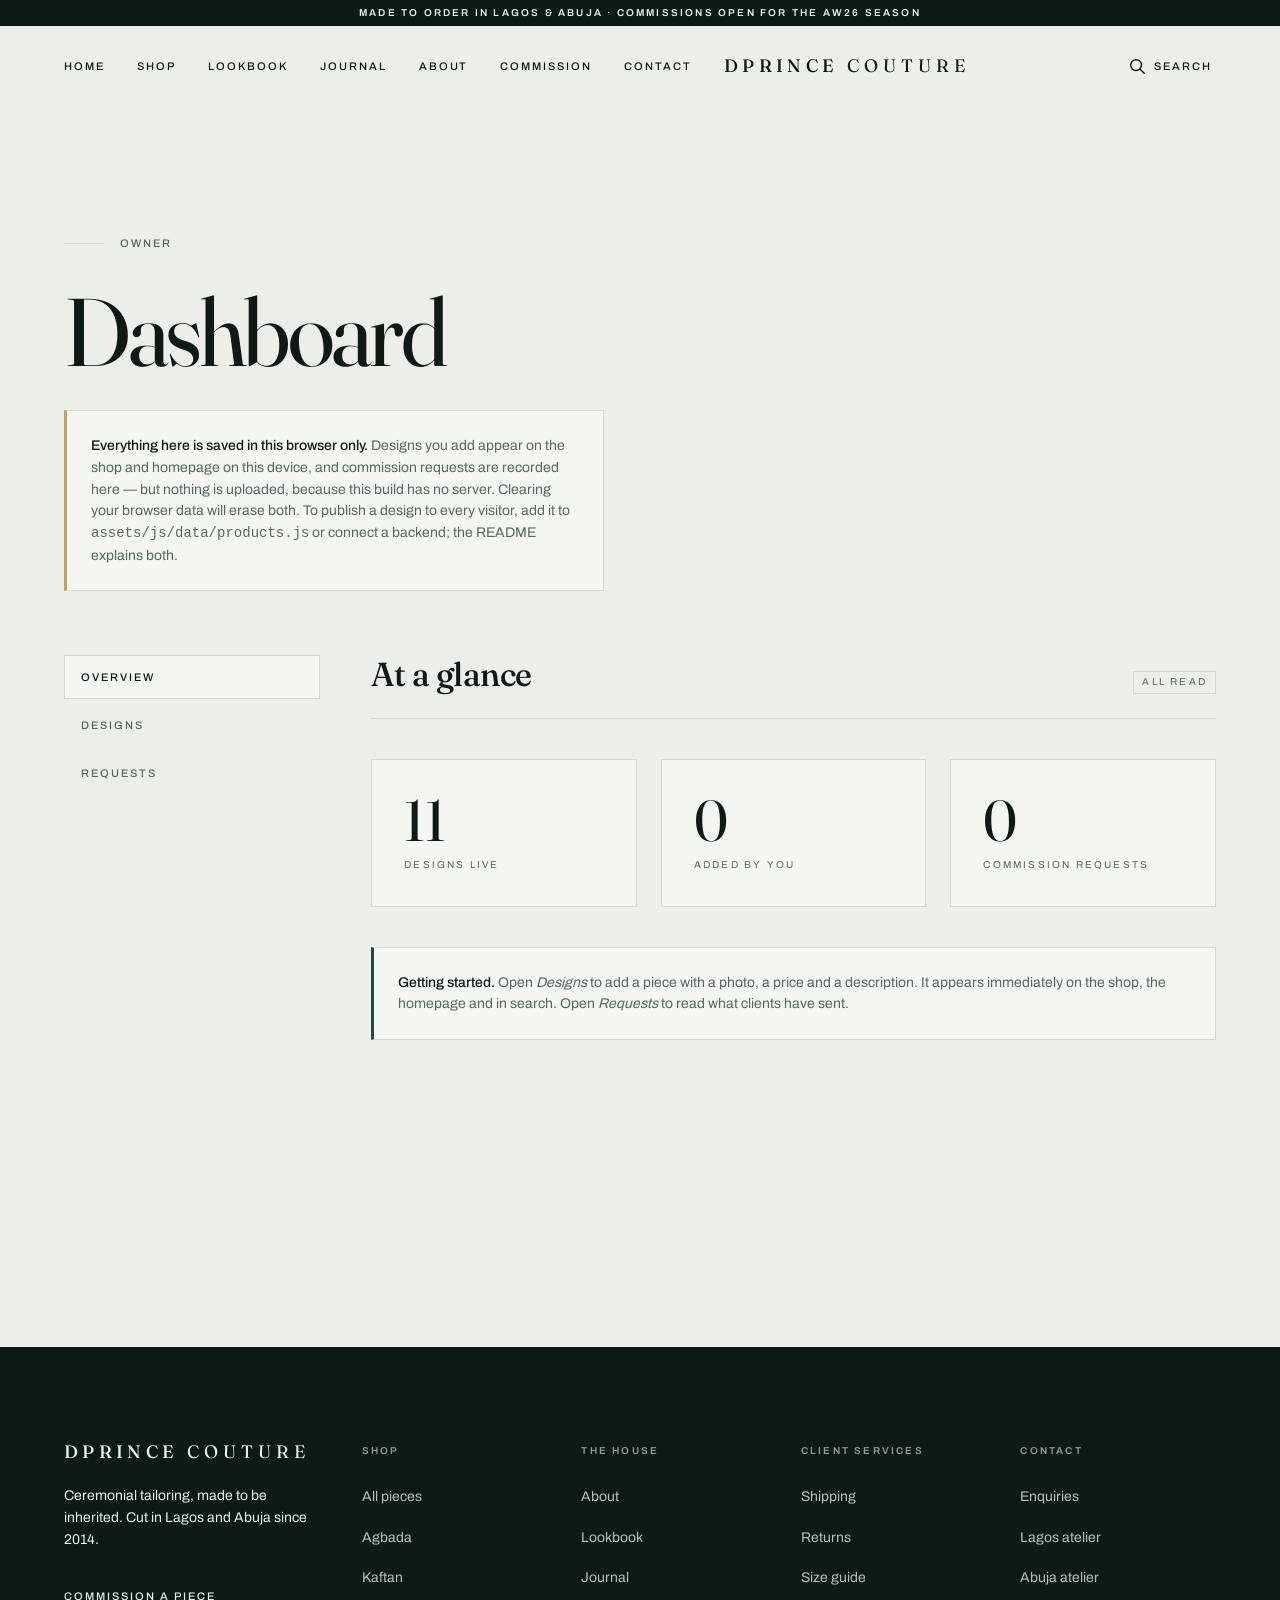
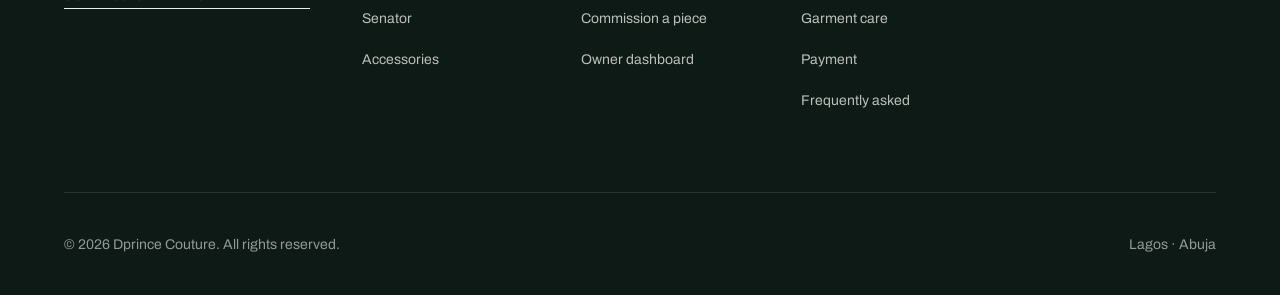
<file: dashboard.html>
<!DOCTYPE html>
<html lang="en">
<head>
<meta charset="utf-8">
<meta name="viewport" content="width=device-width, initial-scale=1">
<title>Owner Dashboard — Dprince Couture</title>
<meta name="description" content="Add designs to the collection and read commission requests.">
<meta name="theme-color" content="#ECEEE9">
<meta property="og:title" content="Owner Dashboard — Dprince Couture">
<meta property="og:description" content="Add designs to the collection and read commission requests.">
<meta property="og:type" content="website">

<link rel="preload" href="assets/fonts/fraunces-latin.woff2" as="font" type="font/woff2" crossorigin>
<link rel="preload" href="assets/fonts/archivo-latin.woff2" as="font" type="font/woff2" crossorigin>

<link rel="stylesheet" href="assets/css/reset.css">
<link rel="stylesheet" href="assets/css/tokens.css">
<link rel="stylesheet" href="assets/css/base.css">
<link rel="stylesheet" href="assets/css/layout.css">
<link rel="stylesheet" href="assets/css/components.css">
<link rel="stylesheet" href="assets/css/pages.css">
<link rel="stylesheet" href="assets/css/animations.css">

<script>
  /* Pre-animation states are applied only when animation will actually run.
     Without JS, or with reduced motion requested, nothing is ever hidden. */
  (function () {
    var reduced = window.matchMedia('(prefers-reduced-motion: reduce)').matches;
    if (!reduced) document.documentElement.classList.add('has-anim');
  })();
</script>
</head>
<body data-page="dashboard">
<a class="skip-link" href="#main">Skip to content</a>

<div class="announcement">
  <p>Made to order in Lagos &amp; Abuja &middot; Commissions open for the AW26 season</p>
</div>

<header class="site-header">
  <div class="header-inner">
    <nav class="header-nav" aria-label="Primary">
      <ul class="nav-list">
        <li><a class="nav-link" href="index.html">Home</a></li>
        <li><a class="nav-link" href="shop.html">Shop</a></li>
        <li><a class="nav-link" href="lookbook.html">Lookbook</a></li>
        <li><a class="nav-link" href="journal.html">Journal</a></li>
        <li><a class="nav-link" href="about.html">About</a></li>
        <li><a class="nav-link" href="commission.html">Commission</a></li>
        <li><a class="nav-link" href="contact.html">Contact</a></li>
      </ul>
      <button type="button" class="menu-toggle" data-menu-toggle
              aria-expanded="false" aria-controls="mobile-menu">
        <span class="menu-toggle__bars" aria-hidden="true"><span></span><span></span><span></span></span>
        <span>Menu</span>
      </button>
    </nav>

    <a class="wordmark" href="index.html" aria-label="Dprince Couture, home">DPRINCE <span>COUTURE</span></a>

    <div class="header-utils">
      <button type="button" class="header-action" data-search-open
              aria-expanded="false" aria-controls="search-overlay">
        <svg viewBox="0 0 20 20" fill="none" aria-hidden="true" focusable="false">
          <circle cx="9" cy="9" r="6" stroke="currentColor" stroke-width="1.6"/>
          <path d="M13.5 13.5 18 18" stroke="currentColor" stroke-width="1.6" stroke-linecap="round"/>
        </svg>
        <span>Search</span>
        <span class="visually-hidden">the collection</span>
      </button>
    </div>
  </div>
</header>

<div class="mobile-menu" id="mobile-menu" data-mobile-menu data-lenis-prevent
     aria-hidden="true">
  <div class="mobile-menu__head">
    <span class="wordmark">DPRINCE <span>COUTURE</span></span>
    <button type="button" class="icon-btn" data-menu-close aria-label="Close menu">&times;</button>
  </div>
  <nav aria-label="Mobile">
    <ul class="mobile-menu__list">
      <li><a class="mobile-menu__link" href="index.html">Home</a></li>
      <li><a class="mobile-menu__link" href="shop.html">Shop</a></li>
      <li><a class="mobile-menu__link" href="lookbook.html">Lookbook</a></li>
      <li><a class="mobile-menu__link" href="journal.html">Journal</a></li>
      <li><a class="mobile-menu__link" href="about.html">About</a></li>
      <li><a class="mobile-menu__link" href="commission.html">Commission</a></li>
      <li><a class="mobile-menu__link" href="contact.html">Contact</a></li>
    </ul>
  </nav>
  <div class="menu-contact">
    <p class="menu-contact__label">Talk to the atelier</p>
    <div class="menu-contact__list">
      <a class="menu-contact__item" href="tel:+2349036961268">
        <span class="menu-contact__icon" aria-hidden="true">
          <svg viewBox="0 0 20 20" fill="none">
            <path d="M4.5 2.5h3l1.5 3.75-2 1.25a10 10 0 0 0 4.5 4.5l1.25-2L16.5 11.5v3a1.5 1.5 0 0 1-1.6 1.5A13.5 13.5 0 0 1 3 4.1 1.5 1.5 0 0 1 4.5 2.5z"
                  stroke="currentColor" stroke-width="1.4" stroke-linejoin="round"/>
          </svg>
        </span>
        <span class="menu-contact__text">
          <span class="menu-contact__what">Call the atelier</span>
          <span class="menu-contact__detail">0903 696 1268</span>
        </span>
      </a>

      <a class="menu-contact__item" href="https://wa.me/2349036961268"
         target="_blank" rel="noopener" data-no-transition>
        <span class="menu-contact__icon" aria-hidden="true">
          <svg viewBox="0 0 20 20" fill="none">
            <path d="M10 2.5a7.5 7.5 0 0 0-6.4 11.4L2.5 17.5l3.7-1.05A7.5 7.5 0 1 0 10 2.5z"
                  stroke="currentColor" stroke-width="1.4" stroke-linejoin="round"/>
            <path d="M7.4 7c.2-.5.4-.5.7-.5h.5c.2 0 .4 0 .6.5l.6 1.3c.1.3 0 .5-.1.6l-.4.4c-.1.2-.2.3 0 .6a5.4 5.4 0 0 0 2.3 2c.3.1.5.1.6 0l.5-.5c.2-.2.4-.2.6-.1l1.3.7c.3.2.4.3.4.5 0 .6-.5 1.4-1.3 1.5-.7.1-1.6 0-3.4-1a9.3 9.3 0 0 1-3.2-3.3c-.5-1-.5-1.8-.4-2.3.1-.2.2-.4.2-.4z"
                  fill="currentColor"/>
          </svg>
        </span>
        <span class="menu-contact__text">
          <span class="menu-contact__what">WhatsApp</span>
          <span class="menu-contact__detail">Fastest reply, usually same day</span>
        </span>
      </a>

      <a class="menu-contact__item" href="mailto:atelier@dprincecouture.com">
        <span class="menu-contact__icon" aria-hidden="true">
          <svg viewBox="0 0 20 20" fill="none">
            <rect x="2.5" y="4.5" width="15" height="11" stroke="currentColor" stroke-width="1.4"/>
            <path d="m2.5 5.5 7.5 5 7.5-5" stroke="currentColor" stroke-width="1.4" stroke-linejoin="round"/>
          </svg>
        </span>
        <span class="menu-contact__text">
          <span class="menu-contact__what">Email</span>
          <span class="menu-contact__detail">atelier@dprincecouture.com</span>
        </span>
      </a>
    </div>
  </div>

  <div class="mobile-menu__foot">
    <a class="btn btn--primary btn--block" href="commission.html">Commission a piece</a>
    <div class="mobile-menu__fine">
      <a href="client-services.html">Client services</a>
      <a href="client-services.html#sizing">Size guide</a>
      <a href="about.html">About the house</a>
    </div>
  </div>
</div>

<main id="main" data-dashboard>
  <section class="masthead">
    <div class="container container--wide">
      <div class="masthead__inner">
        <p class="eyebrow">Owner</p>
        <h1 class="masthead__title">Dashboard</h1>
        <p class="notice notice--warn">
          <strong>Everything here is saved in this browser only.</strong> Designs you add
          appear on the shop and homepage on this device, and commission requests are
          recorded here — but nothing is uploaded, because this build has no server.
          Clearing your browser data will erase both. To publish a design to every
          visitor, add it to <code>assets/js/data/products.js</code> or connect a
          backend; the README explains both.
        </p>
      </div>
    </div>
  </section>

  <div class="container container--wide">
    <div class="dash-layout">
      <nav class="dash-nav" role="tablist" aria-label="Dashboard sections">
        <button type="button" role="tab" data-dash-tab="overview" aria-selected="true"
                aria-controls="panel-overview" id="tab-overview">Overview</button>
        <button type="button" role="tab" data-dash-tab="designs" aria-selected="false"
                aria-controls="panel-designs" id="tab-designs">Designs</button>
        <button type="button" role="tab" data-dash-tab="enquiries" aria-selected="false"
                aria-controls="panel-enquiries" id="tab-enquiries">Requests</button>
      </nav>

      <div>
        <!-- ======================= OVERVIEW ======================= -->
        <section class="dash-panel" data-dash-panel="overview" id="panel-overview"
                 role="tabpanel" aria-labelledby="tab-overview" tabindex="0">
          <div class="dash-head">
            <h2 class="d4">At a glance</h2>
            <span class="dash-badge" data-unread-badge>All read</span>
          </div>
          <div class="dash-stats">
            <div class="dash-stat">
              <p class="dash-stat__value" data-stat-designs>0</p>
              <p class="dash-stat__label">Designs live</p>
            </div>
            <div class="dash-stat">
              <p class="dash-stat__value" data-stat-own>0</p>
              <p class="dash-stat__label">Added by you</p>
            </div>
            <div class="dash-stat">
              <p class="dash-stat__value" data-stat-enquiries>0</p>
              <p class="dash-stat__label">Commission requests</p>
            </div>
          </div>
          <div class="notice">
            <strong>Getting started.</strong> Open <em>Designs</em> to add a piece with a
            photo, a price and a description. It appears immediately on the shop, the
            homepage and in search. Open <em>Requests</em> to read what clients have sent.
          </div>
        </section>

        <!-- ======================== DESIGNS ======================== -->
        <section class="dash-panel" data-dash-panel="designs" id="panel-designs"
                 role="tabpanel" aria-labelledby="tab-designs" tabindex="0" hidden>
          <div class="dash-head">
            <h2 class="d4">Designs</h2>
            <a class="btn-text" href="shop.html">View the shop</a>
          </div>

          <div class="dash-list" data-design-list></div>

          <div class="dash-head" style="margin-block-start:var(--s8)">
            <h2 class="d4" data-form-title>Add a design</h2>
          </div>

          <form class="dash-form" data-design-form novalidate>
            <div class="field-row">
              <div class="field">
                <label class="field__label" for="d-name">Name <span class="req" aria-hidden="true">*</span></label>
                <input class="field__control" type="text" id="d-name" name="name"
                       data-validate="required|minLength:2" required
                       placeholder="Ààrẹ Ceremonial Agbada">
                <p class="field__message"></p>
              </div>
              <div class="field">
                <label class="field__label" for="d-category">Category <span class="req" aria-hidden="true">*</span></label>
                <select class="field__control" id="d-category" name="category"
                        data-validate="required" required></select>
                <p class="field__message"></p>
              </div>
            </div>

            <div class="field-row">
              <div class="field">
                <label class="field__label" for="d-price">Starting price (&#8358;) <span class="req" aria-hidden="true">*</span></label>
                <input class="field__control" type="number" id="d-price" name="price"
                       min="0" step="1000" inputmode="numeric"
                       data-validate="required" required placeholder="450000">
                <p class="field__message"></p>
              </div>
              <div class="field">
                <label class="field__label" for="d-colour">Colour <span class="req" aria-hidden="true">*</span></label>
                <input class="field__control" type="text" id="d-colour" name="colour"
                       data-validate="required" required placeholder="Obsidian">
                <p class="field__message"></p>
              </div>
            </div>

            <div class="field">
              <label class="field__label" for="d-image">Photo</label>
              <input class="field__control" type="file" id="d-image" accept="image/*" data-design-image>
              <p class="small muted" data-image-hint>JPEG, PNG or WebP. Downscaled to 900px automatically.</p>
              <p class="field__message"></p>
              <div class="dash-preview" data-design-preview></div>
            </div>

            <div class="field">
              <label class="field__label" for="d-summary">One-line summary</label>
              <input class="field__control" type="text" id="d-summary" name="summary"
                     placeholder="Liquid satin against a hand-woven placket.">
              <p class="field__message"></p>
            </div>

            <div class="field">
              <label class="field__label" for="d-description">Description</label>
              <textarea class="field__control" id="d-description" name="description" rows="5"
                        placeholder="What the piece is, how it is cut, what makes it worth commissioning."></textarea>
              <p class="field__message"></p>
            </div>

            <div class="cluster">
              <button class="btn btn--primary" type="submit" data-form-submit>Add design</button>
              <button class="btn btn--ghost" type="button" data-cancel-edit hidden>Cancel</button>
            </div>
            <p class="field__message" data-form-status role="status" aria-live="polite"></p>
          </form>
        </section>

        <!-- ======================= ENQUIRIES ======================= -->
        <section class="dash-panel" data-dash-panel="enquiries" id="panel-enquiries"
                 role="tabpanel" aria-labelledby="tab-enquiries" tabindex="0" hidden>
          <div class="dash-head">
            <h2 class="d4">Commission requests</h2>
            <a class="btn-text" href="commission.html">Open the form</a>
          </div>
          <div class="dash-list" data-enquiry-list></div>
        </section>
      </div>
    </div>
  </div>

  <div class="section"></div>
</main>

<footer class="site-footer">
  <div class="container container--wide">
    <div class="footer-grid">
      <div class="footer-brand">
        <span class="wordmark">DPRINCE <span>COUTURE</span></span>
        <p class="small">Ceremonial tailoring, made to be inherited. Cut in Lagos and Abuja since 2014.</p>
        <a class="btn-text" href="commission.html">Commission a piece</a>
      </div>

      <div class="footer-col">
        <h3>Shop</h3>
        <ul>
          <li><a href="shop.html">All pieces</a></li>
          <li><a href="shop.html?category=Agbada">Agbada</a></li>
          <li><a href="shop.html?category=Kaftan">Kaftan</a></li>
          <li><a href="shop.html?category=Senator">Senator</a></li>
          <li><a href="shop.html?category=Accessories">Accessories</a></li>
        </ul>
      </div>

      <div class="footer-col">
        <h3>The House</h3>
        <ul>
          <li><a href="about.html">About</a></li>
          <li><a href="lookbook.html">Lookbook</a></li>
          <li><a href="journal.html">Journal</a></li>
          <li><a href="commission.html">Commission a piece</a></li>
          <li><a href="dashboard.html">Owner dashboard</a></li>
        </ul>
      </div>

      <div class="footer-col">
        <h3>Client Services</h3>
        <ul>
          <li><a href="client-services.html#shipping">Shipping</a></li>
          <li><a href="client-services.html#returns">Returns</a></li>
          <li><a href="client-services.html#sizing">Size guide</a></li>
          <li><a href="client-services.html#care">Garment care</a></li>
          <li><a href="client-services.html#payment">Payment</a></li>
          <li><a href="client-services.html#faq">Frequently asked</a></li>
        </ul>
      </div>

      <div class="footer-col">
        <h3>Contact</h3>
        <ul>
          <li><a href="contact.html">Enquiries</a></li>
          <li><a href="contact.html#lagos">Lagos atelier</a></li>
          <li><a href="contact.html#abuja">Abuja atelier</a></li>
        </ul>
      </div>

    </div>
    <div class="footer-bottom">
      <p>&copy; 2026 Dprince Couture. All rights reserved.</p>
      <p>Lagos &middot; Abuja</p>
    </div>
  </div>
</footer>

<div class="search-overlay" id="search-overlay" data-search-overlay data-lenis-prevent
     role="dialog" aria-modal="true" aria-labelledby="search-heading" aria-hidden="true">
  <div class="search-overlay__head">
    <h2 class="label" id="search-heading">Search the collection</h2>
    <button type="button" class="icon-btn" data-search-close aria-label="Close search">&times;</button>
  </div>
  <div class="search-field">
    <label class="visually-hidden" for="search-input">Search for a style, colour or occasion</label>
    <input type="search" id="search-input" data-search-input autocomplete="off"
           placeholder="Agbada, kaftan, black&hellip;" spellcheck="false">
  </div>
  <p class="search-meta" data-search-meta aria-live="polite">Type to search the collection</p>
  <div class="search-suggestions" data-search-suggestions></div>
  <div class="search-results" data-search-results data-lenis-prevent></div>
</div>

<script src="assets/vendor/gsap.min.js"></script>
<script src="assets/vendor/ScrollTrigger.min.js"></script>
<script src="assets/vendor/lenis.min.js"></script>
<script type="module" src="assets/js/main.js"></script>
</body>
</html>
</file>
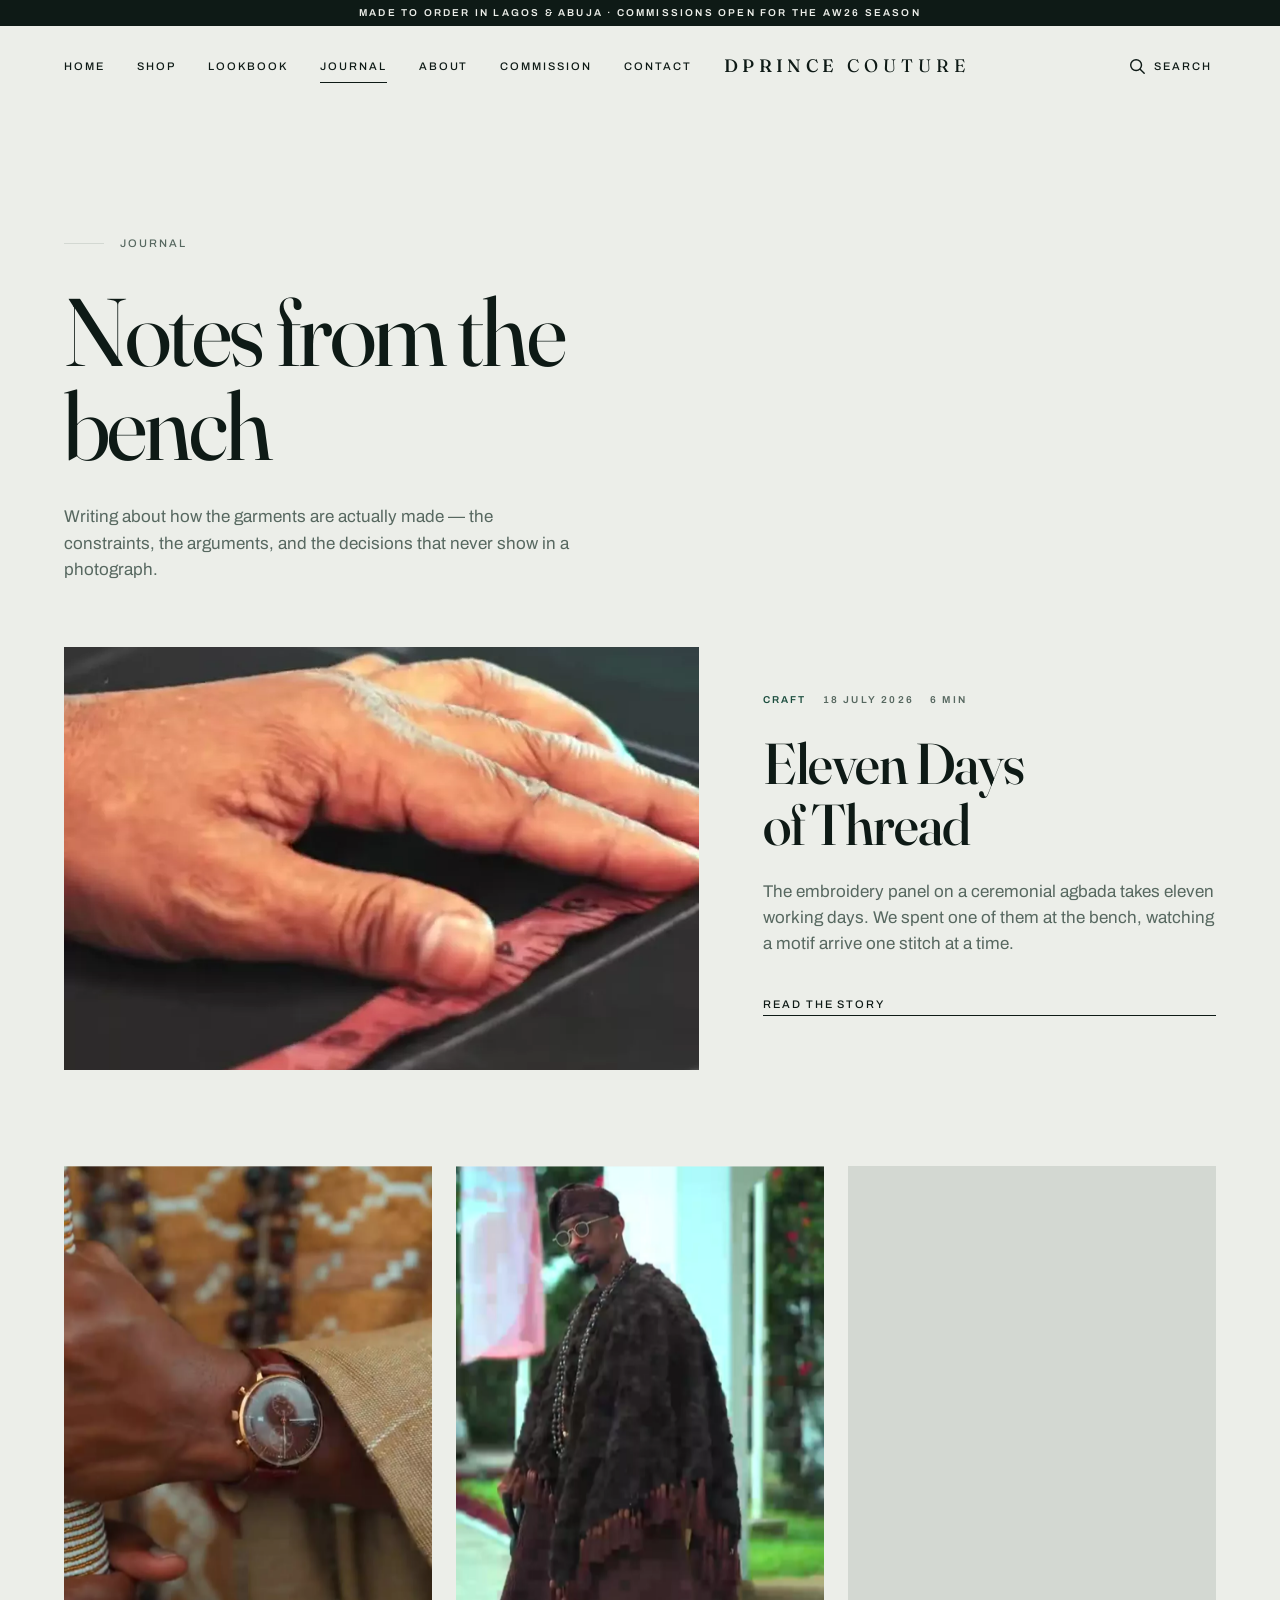
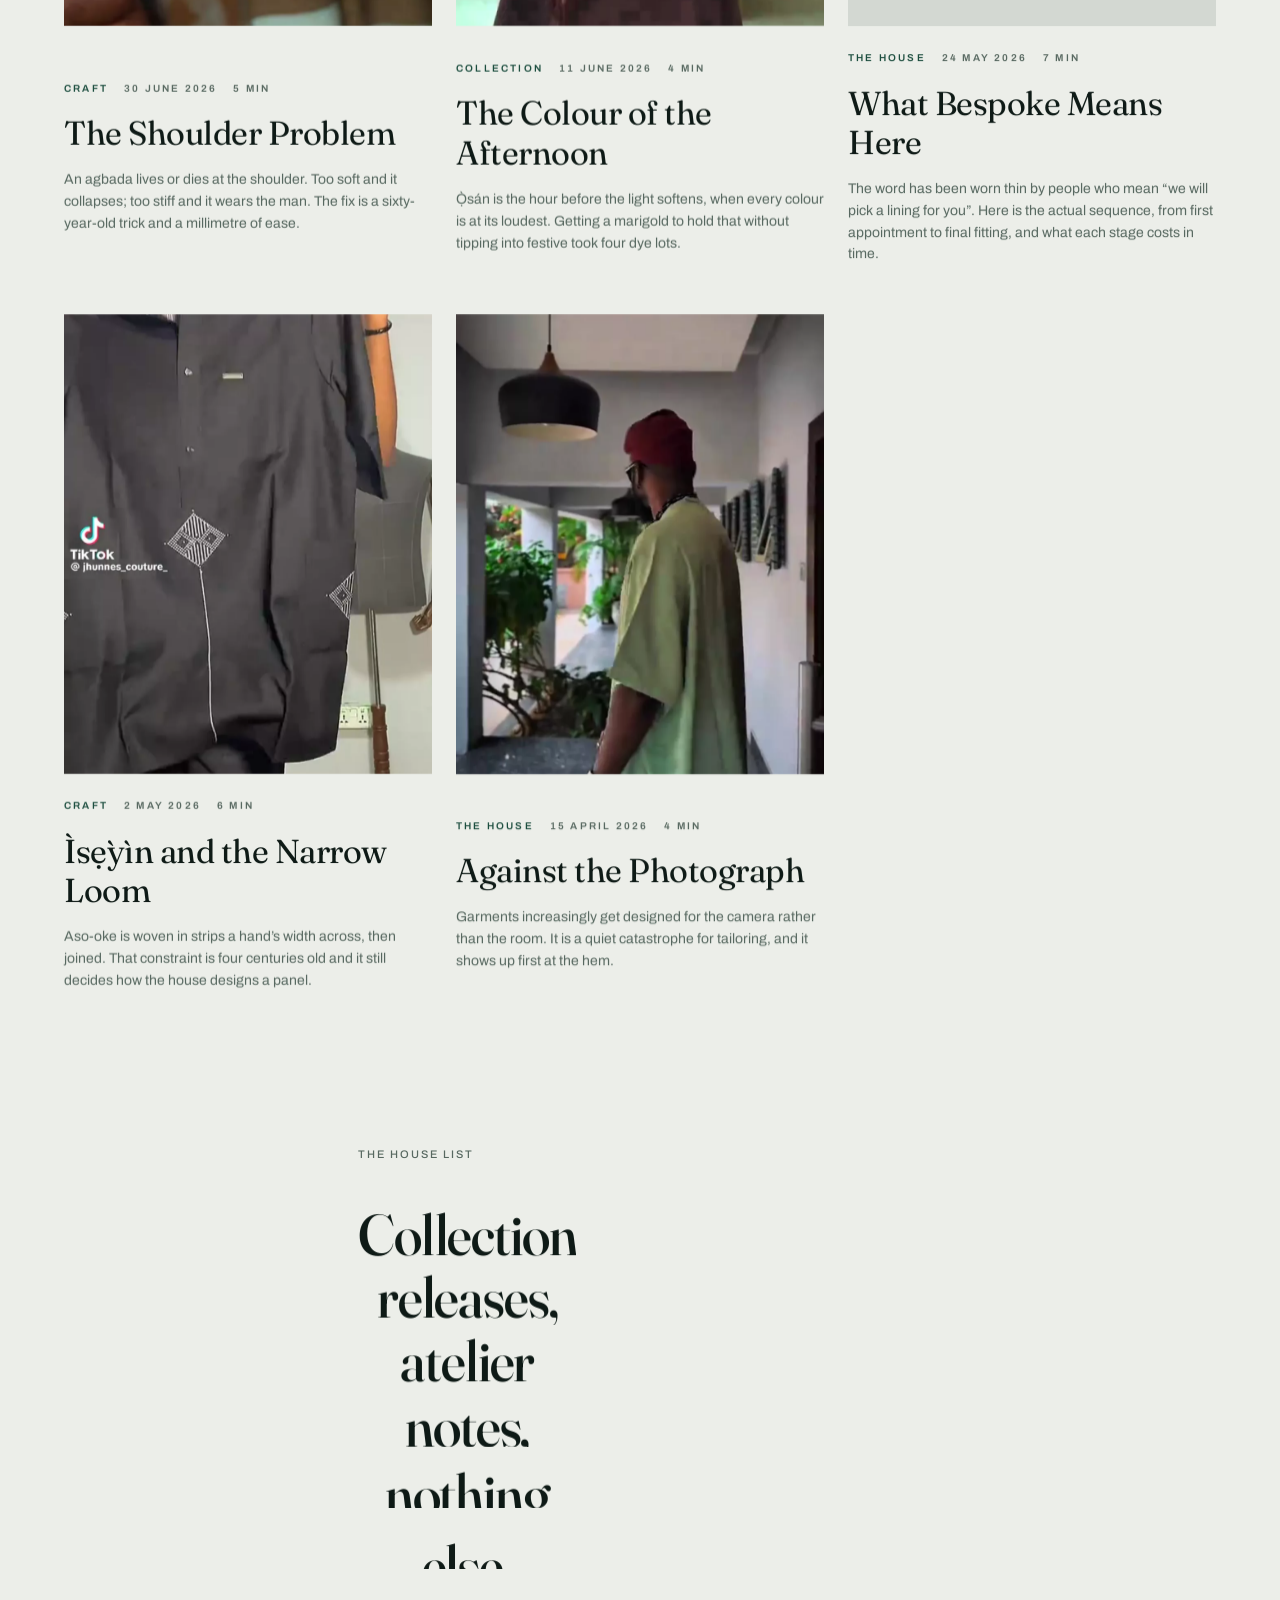
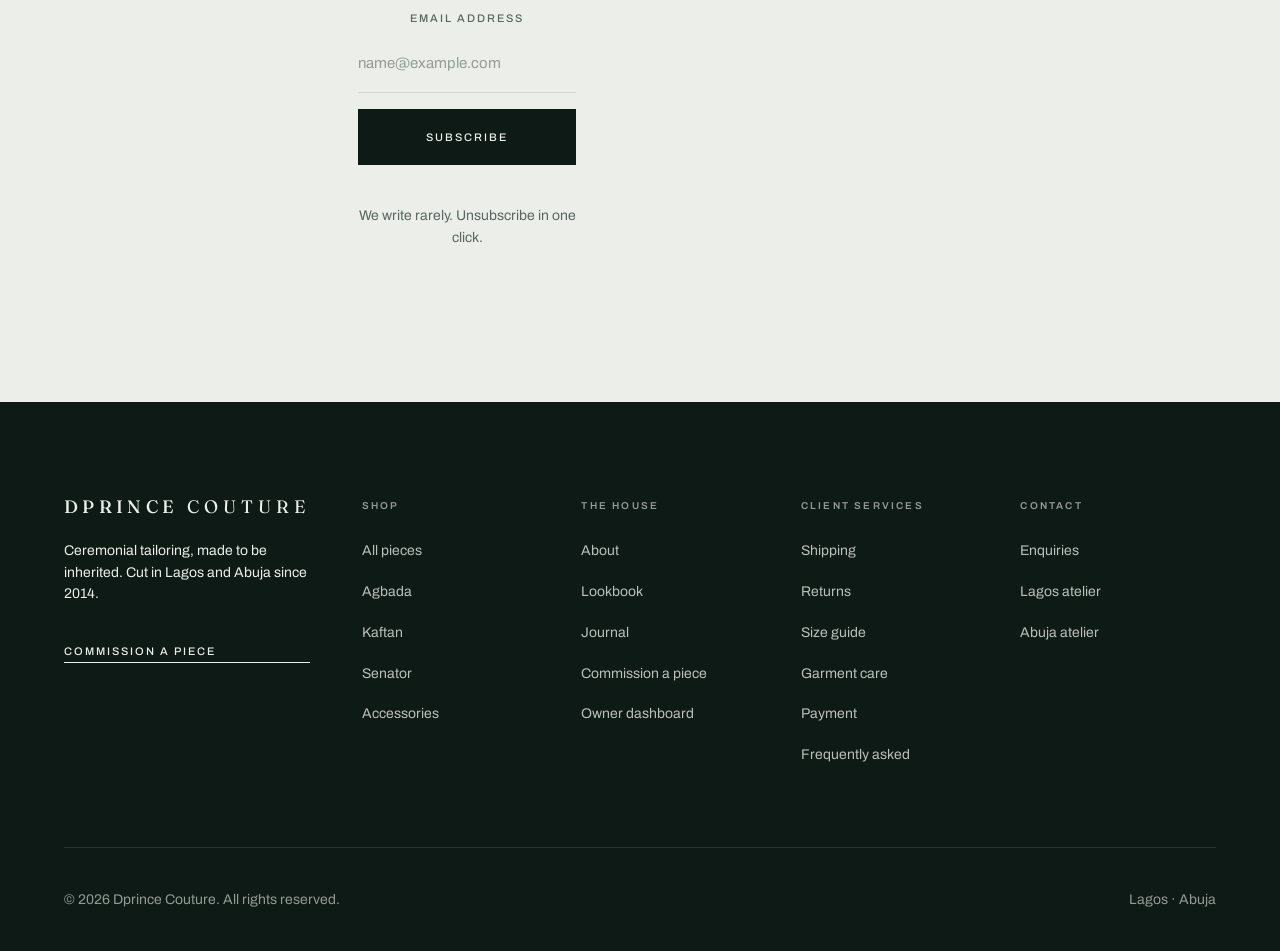
<file: journal.html>
<!DOCTYPE html>
<html lang="en">
<head>
<meta charset="utf-8">
<meta name="viewport" content="width=device-width, initial-scale=1">
<title>Journal — Dprince Couture</title>
<meta name="description" content="Notes from the bench: craft, collection and house writing from Dprince Couture.">
<meta name="theme-color" content="#ECEEE9">
<meta property="og:title" content="Journal — Dprince Couture">
<meta property="og:description" content="Notes from the bench: craft, collection and house writing from Dprince Couture.">
<meta property="og:type" content="website">

<link rel="preload" href="assets/fonts/fraunces-latin.woff2" as="font" type="font/woff2" crossorigin>
<link rel="preload" href="assets/fonts/archivo-latin.woff2" as="font" type="font/woff2" crossorigin>

<link rel="stylesheet" href="assets/css/reset.css">
<link rel="stylesheet" href="assets/css/tokens.css">
<link rel="stylesheet" href="assets/css/base.css">
<link rel="stylesheet" href="assets/css/layout.css">
<link rel="stylesheet" href="assets/css/components.css">
<link rel="stylesheet" href="assets/css/pages.css">
<link rel="stylesheet" href="assets/css/animations.css">

<script>
  /* Pre-animation states are applied only when animation will actually run.
     Without JS, or with reduced motion requested, nothing is ever hidden. */
  (function () {
    var reduced = window.matchMedia('(prefers-reduced-motion: reduce)').matches;
    if (!reduced) document.documentElement.classList.add('has-anim');
  })();
</script>
</head>
<body data-page="journal">
<a class="skip-link" href="#main">Skip to content</a>

<div class="announcement">
  <p>Made to order in Lagos &amp; Abuja &middot; Commissions open for the AW26 season</p>
</div>

<header class="site-header">
  <div class="header-inner">
    <nav class="header-nav" aria-label="Primary">
      <ul class="nav-list">
        <li><a class="nav-link" href="index.html">Home</a></li>
        <li><a class="nav-link" href="shop.html">Shop</a></li>
        <li><a class="nav-link" href="lookbook.html">Lookbook</a></li>
        <li><a class="nav-link" href="journal.html">Journal</a></li>
        <li><a class="nav-link" href="about.html">About</a></li>
        <li><a class="nav-link" href="commission.html">Commission</a></li>
        <li><a class="nav-link" href="contact.html">Contact</a></li>
      </ul>
      <button type="button" class="menu-toggle" data-menu-toggle
              aria-expanded="false" aria-controls="mobile-menu">
        <span class="menu-toggle__bars" aria-hidden="true"><span></span><span></span><span></span></span>
        <span>Menu</span>
      </button>
    </nav>

    <a class="wordmark" href="index.html" aria-label="Dprince Couture, home">DPRINCE <span>COUTURE</span></a>

    <div class="header-utils">
      <button type="button" class="header-action" data-search-open
              aria-expanded="false" aria-controls="search-overlay">
        <svg viewBox="0 0 20 20" fill="none" aria-hidden="true" focusable="false">
          <circle cx="9" cy="9" r="6" stroke="currentColor" stroke-width="1.6"/>
          <path d="M13.5 13.5 18 18" stroke="currentColor" stroke-width="1.6" stroke-linecap="round"/>
        </svg>
        <span>Search</span>
        <span class="visually-hidden">the collection</span>
      </button>
    </div>
  </div>
</header>

<div class="mobile-menu" id="mobile-menu" data-mobile-menu data-lenis-prevent
     aria-hidden="true">
  <div class="mobile-menu__head">
    <span class="wordmark">DPRINCE <span>COUTURE</span></span>
    <button type="button" class="icon-btn" data-menu-close aria-label="Close menu">&times;</button>
  </div>
  <nav aria-label="Mobile">
    <ul class="mobile-menu__list">
      <li><a class="mobile-menu__link" href="index.html">Home</a></li>
      <li><a class="mobile-menu__link" href="shop.html">Shop</a></li>
      <li><a class="mobile-menu__link" href="lookbook.html">Lookbook</a></li>
      <li><a class="mobile-menu__link" href="journal.html">Journal</a></li>
      <li><a class="mobile-menu__link" href="about.html">About</a></li>
      <li><a class="mobile-menu__link" href="commission.html">Commission</a></li>
      <li><a class="mobile-menu__link" href="contact.html">Contact</a></li>
    </ul>
  </nav>
  <div class="menu-contact">
    <p class="menu-contact__label">Talk to the atelier</p>
    <div class="menu-contact__list">
      <a class="menu-contact__item" href="tel:+2349036961268">
        <span class="menu-contact__icon" aria-hidden="true">
          <svg viewBox="0 0 20 20" fill="none">
            <path d="M4.5 2.5h3l1.5 3.75-2 1.25a10 10 0 0 0 4.5 4.5l1.25-2L16.5 11.5v3a1.5 1.5 0 0 1-1.6 1.5A13.5 13.5 0 0 1 3 4.1 1.5 1.5 0 0 1 4.5 2.5z"
                  stroke="currentColor" stroke-width="1.4" stroke-linejoin="round"/>
          </svg>
        </span>
        <span class="menu-contact__text">
          <span class="menu-contact__what">Call the atelier</span>
          <span class="menu-contact__detail">0903 696 1268</span>
        </span>
      </a>

      <a class="menu-contact__item" href="https://wa.me/2349036961268"
         target="_blank" rel="noopener" data-no-transition>
        <span class="menu-contact__icon" aria-hidden="true">
          <svg viewBox="0 0 20 20" fill="none">
            <path d="M10 2.5a7.5 7.5 0 0 0-6.4 11.4L2.5 17.5l3.7-1.05A7.5 7.5 0 1 0 10 2.5z"
                  stroke="currentColor" stroke-width="1.4" stroke-linejoin="round"/>
            <path d="M7.4 7c.2-.5.4-.5.7-.5h.5c.2 0 .4 0 .6.5l.6 1.3c.1.3 0 .5-.1.6l-.4.4c-.1.2-.2.3 0 .6a5.4 5.4 0 0 0 2.3 2c.3.1.5.1.6 0l.5-.5c.2-.2.4-.2.6-.1l1.3.7c.3.2.4.3.4.5 0 .6-.5 1.4-1.3 1.5-.7.1-1.6 0-3.4-1a9.3 9.3 0 0 1-3.2-3.3c-.5-1-.5-1.8-.4-2.3.1-.2.2-.4.2-.4z"
                  fill="currentColor"/>
          </svg>
        </span>
        <span class="menu-contact__text">
          <span class="menu-contact__what">WhatsApp</span>
          <span class="menu-contact__detail">Fastest reply, usually same day</span>
        </span>
      </a>

      <a class="menu-contact__item" href="mailto:atelier@dprincecouture.com">
        <span class="menu-contact__icon" aria-hidden="true">
          <svg viewBox="0 0 20 20" fill="none">
            <rect x="2.5" y="4.5" width="15" height="11" stroke="currentColor" stroke-width="1.4"/>
            <path d="m2.5 5.5 7.5 5 7.5-5" stroke="currentColor" stroke-width="1.4" stroke-linejoin="round"/>
          </svg>
        </span>
        <span class="menu-contact__text">
          <span class="menu-contact__what">Email</span>
          <span class="menu-contact__detail">atelier@dprincecouture.com</span>
        </span>
      </a>
    </div>
  </div>

  <div class="mobile-menu__foot">
    <a class="btn btn--primary btn--block" href="commission.html">Commission a piece</a>
    <div class="mobile-menu__fine">
      <a href="client-services.html">Client services</a>
      <a href="client-services.html#sizing">Size guide</a>
      <a href="about.html">About the house</a>
    </div>
  </div>
</div>

<main id="main">
  <section class="masthead">
    <div class="container container--wide">
      <div class="masthead__inner">
        <p class="eyebrow">Journal</p>
        <h1 class="masthead__title" data-split>Notes from the bench</h1>
        <p class="lead">
          Writing about how the garments are actually made — the constraints, the
          arguments, and the decisions that never show in a photograph.
        </p>
      </div>
    </div>
  </section>

  <div class="container container--wide">
    <div class="journal-feature" data-journal-feature></div>
    <div class="journal-grid" data-journal-grid></div>
  </div>


<section class="section" aria-labelledby="newsletter-heading">
  <div class="container">
    <div class="grid">
      <div class="col-6 start-4 center-x stack stack--lg">
        <p class="eyebrow eyebrow--plain">The house list</p>
        <h2 class="d3" id="newsletter-heading" data-split>Collection releases, atelier notes, nothing else.</h2>
        <form class="newsletter-form center-x" data-newsletter novalidate>
          <div class="field">
            <label class="field__label" for="newsletter-email">Email address</label>
            <input class="field__control" type="email" id="newsletter-email" name="email"
                   autocomplete="email" placeholder="name@example.com"
                   data-validate="required|email" required>
            <p class="field__message" data-form-status role="status" aria-live="polite"></p>
          </div>
          <button class="btn btn--primary" type="submit">Subscribe</button>
        </form>
        <p class="small muted">We write rarely. Unsubscribe in one click.</p>
      </div>
    </div>
  </div>
</section>

</main>

<footer class="site-footer">
  <div class="container container--wide">
    <div class="footer-grid">
      <div class="footer-brand">
        <span class="wordmark">DPRINCE <span>COUTURE</span></span>
        <p class="small">Ceremonial tailoring, made to be inherited. Cut in Lagos and Abuja since 2014.</p>
        <a class="btn-text" href="commission.html">Commission a piece</a>
      </div>

      <div class="footer-col">
        <h3>Shop</h3>
        <ul>
          <li><a href="shop.html">All pieces</a></li>
          <li><a href="shop.html?category=Agbada">Agbada</a></li>
          <li><a href="shop.html?category=Kaftan">Kaftan</a></li>
          <li><a href="shop.html?category=Senator">Senator</a></li>
          <li><a href="shop.html?category=Accessories">Accessories</a></li>
        </ul>
      </div>

      <div class="footer-col">
        <h3>The House</h3>
        <ul>
          <li><a href="about.html">About</a></li>
          <li><a href="lookbook.html">Lookbook</a></li>
          <li><a href="journal.html">Journal</a></li>
          <li><a href="commission.html">Commission a piece</a></li>
          <li><a href="dashboard.html">Owner dashboard</a></li>
        </ul>
      </div>

      <div class="footer-col">
        <h3>Client Services</h3>
        <ul>
          <li><a href="client-services.html#shipping">Shipping</a></li>
          <li><a href="client-services.html#returns">Returns</a></li>
          <li><a href="client-services.html#sizing">Size guide</a></li>
          <li><a href="client-services.html#care">Garment care</a></li>
          <li><a href="client-services.html#payment">Payment</a></li>
          <li><a href="client-services.html#faq">Frequently asked</a></li>
        </ul>
      </div>

      <div class="footer-col">
        <h3>Contact</h3>
        <ul>
          <li><a href="contact.html">Enquiries</a></li>
          <li><a href="contact.html#lagos">Lagos atelier</a></li>
          <li><a href="contact.html#abuja">Abuja atelier</a></li>
        </ul>
      </div>

    </div>
    <div class="footer-bottom">
      <p>&copy; 2026 Dprince Couture. All rights reserved.</p>
      <p>Lagos &middot; Abuja</p>
    </div>
  </div>
</footer>

<div class="search-overlay" id="search-overlay" data-search-overlay data-lenis-prevent
     role="dialog" aria-modal="true" aria-labelledby="search-heading" aria-hidden="true">
  <div class="search-overlay__head">
    <h2 class="label" id="search-heading">Search the collection</h2>
    <button type="button" class="icon-btn" data-search-close aria-label="Close search">&times;</button>
  </div>
  <div class="search-field">
    <label class="visually-hidden" for="search-input">Search for a style, colour or occasion</label>
    <input type="search" id="search-input" data-search-input autocomplete="off"
           placeholder="Agbada, kaftan, black&hellip;" spellcheck="false">
  </div>
  <p class="search-meta" data-search-meta aria-live="polite">Type to search the collection</p>
  <div class="search-suggestions" data-search-suggestions></div>
  <div class="search-results" data-search-results data-lenis-prevent></div>
</div>

<script src="assets/vendor/gsap.min.js"></script>
<script src="assets/vendor/ScrollTrigger.min.js"></script>
<script src="assets/vendor/lenis.min.js"></script>
<script type="module" src="assets/js/main.js"></script>
</body>
</html>
</file>
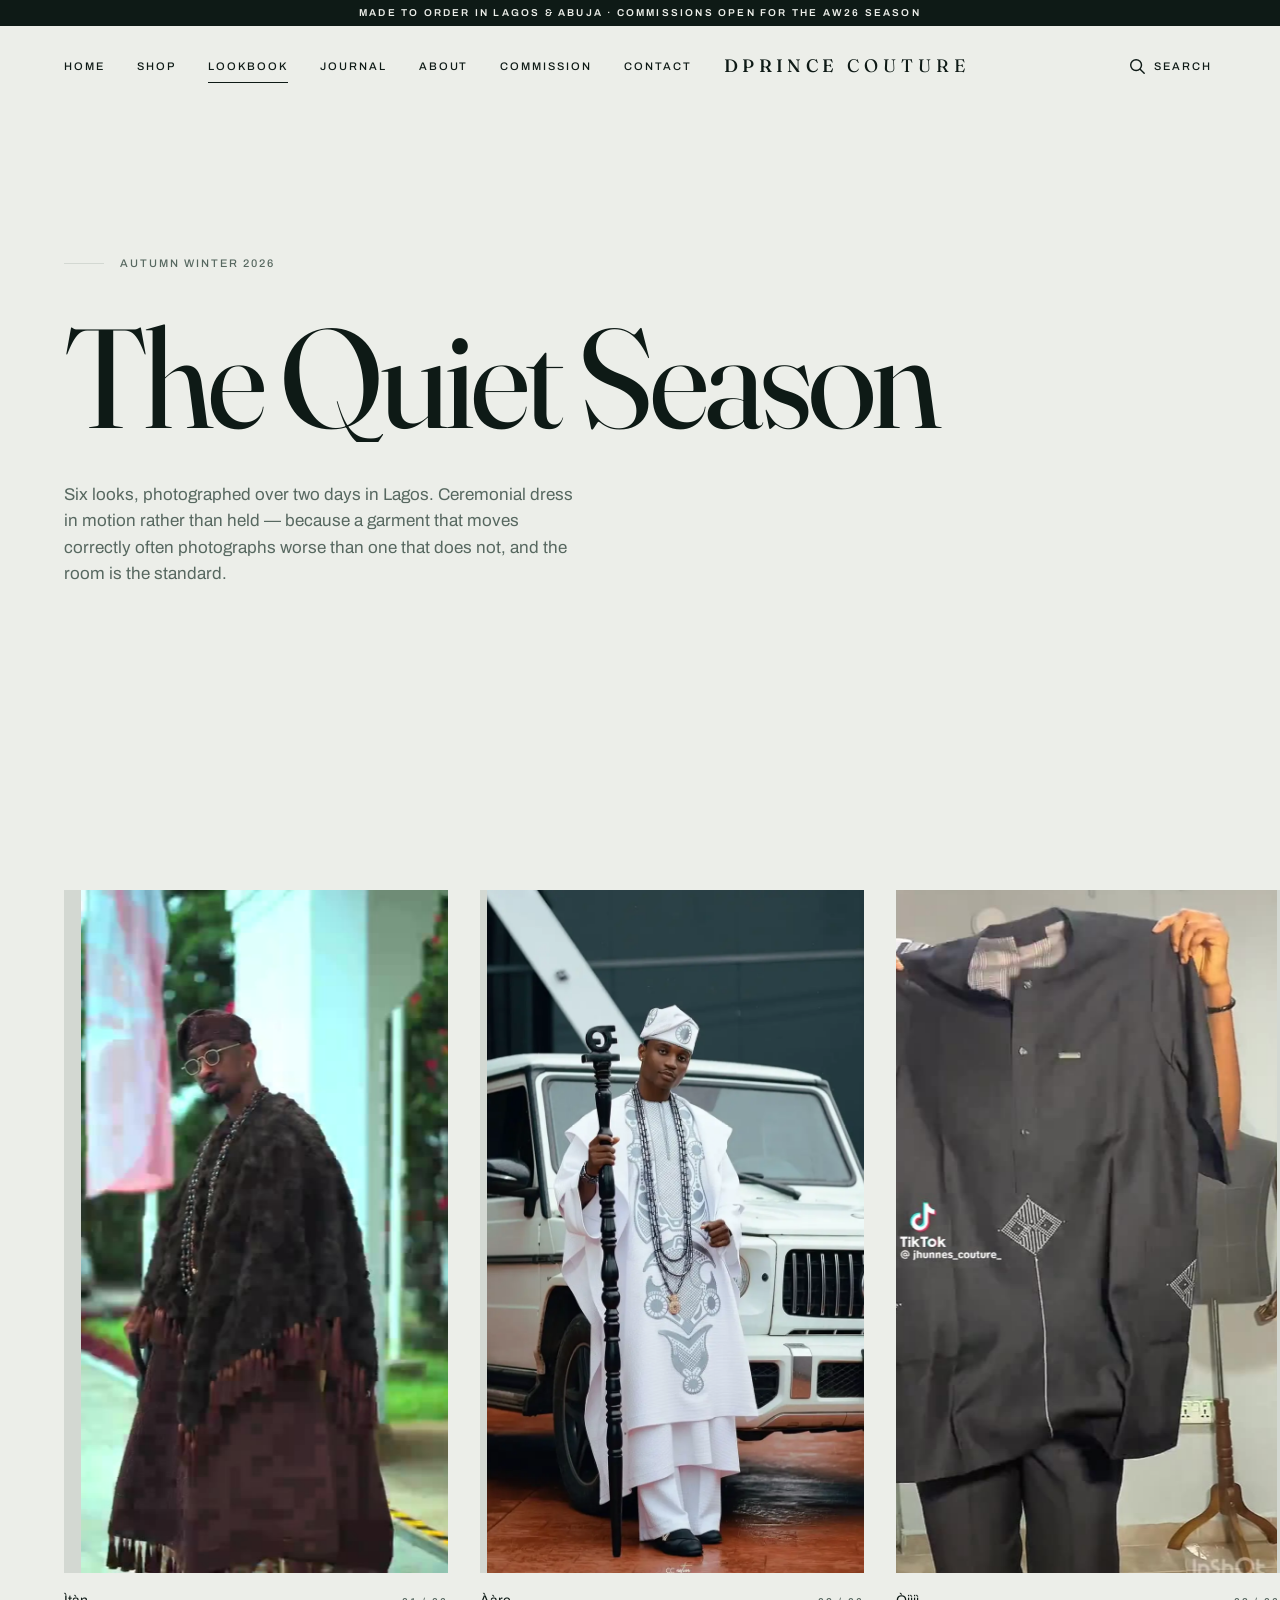
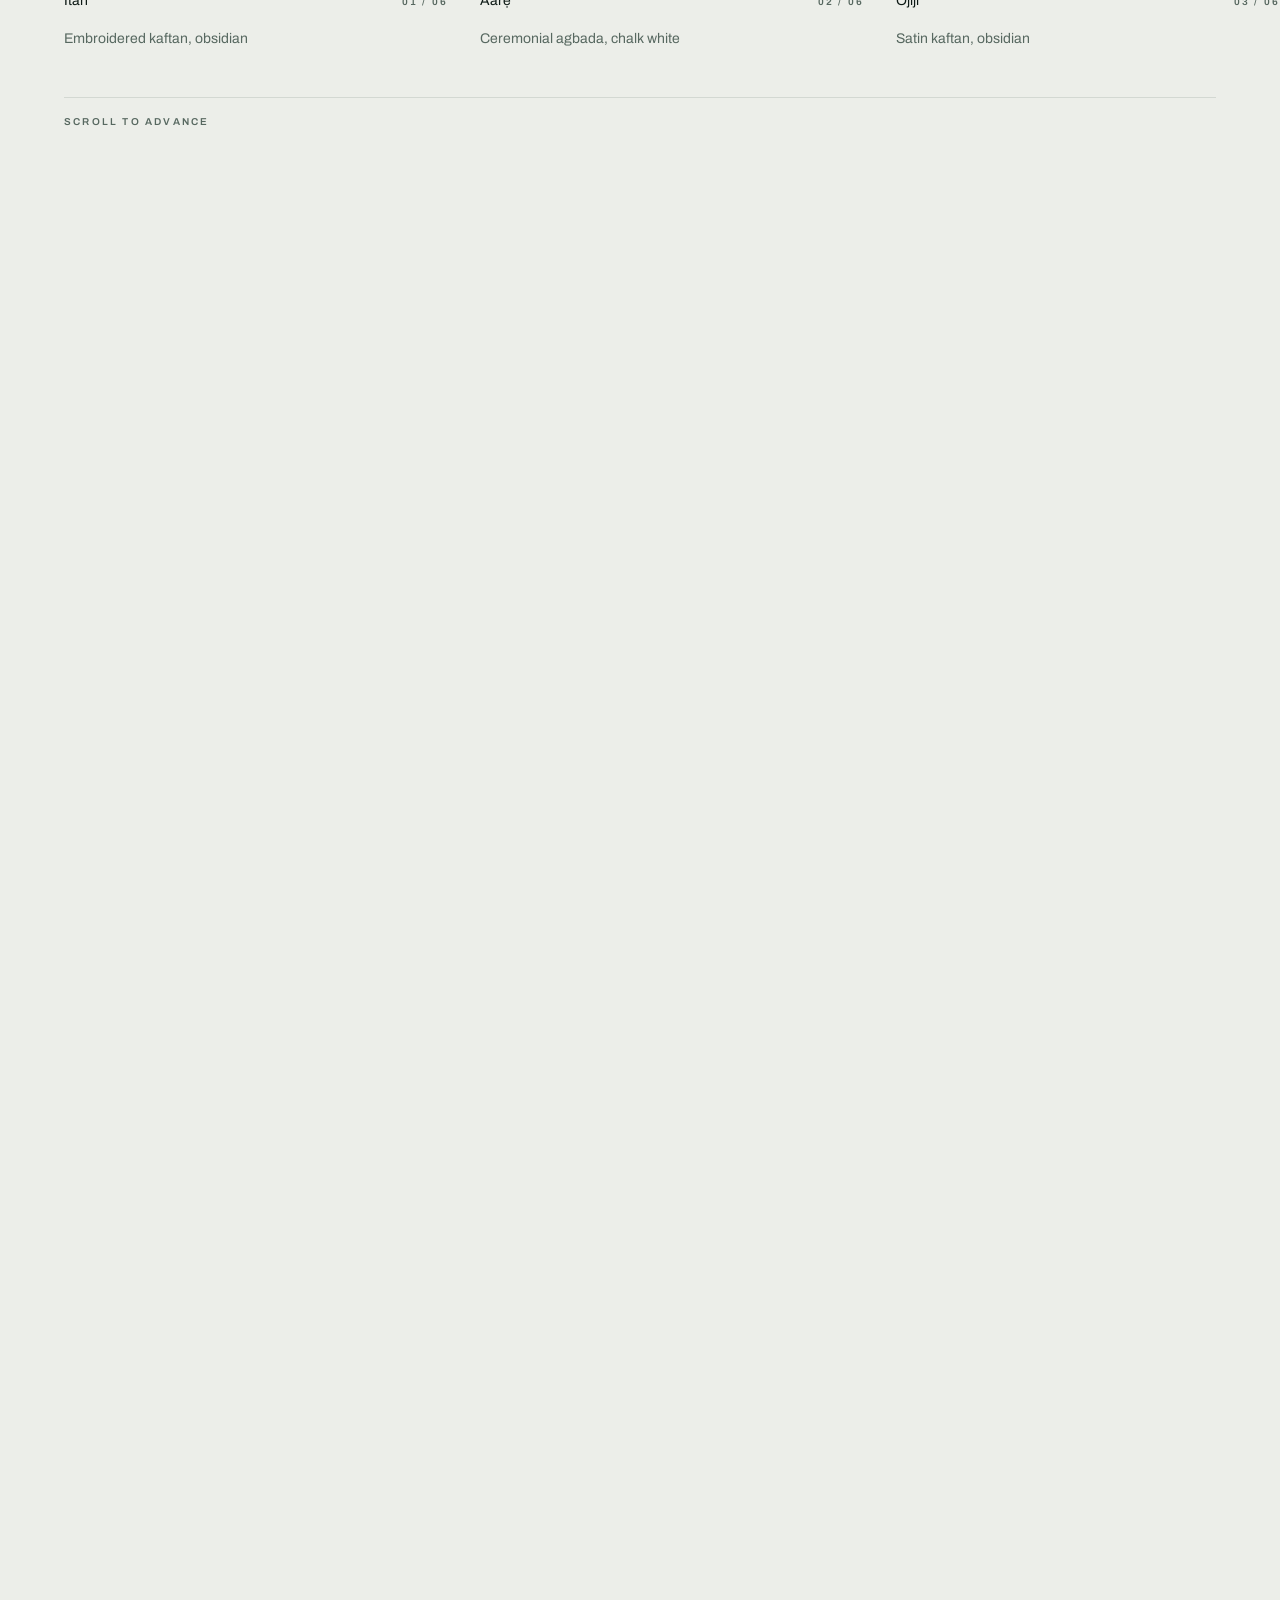
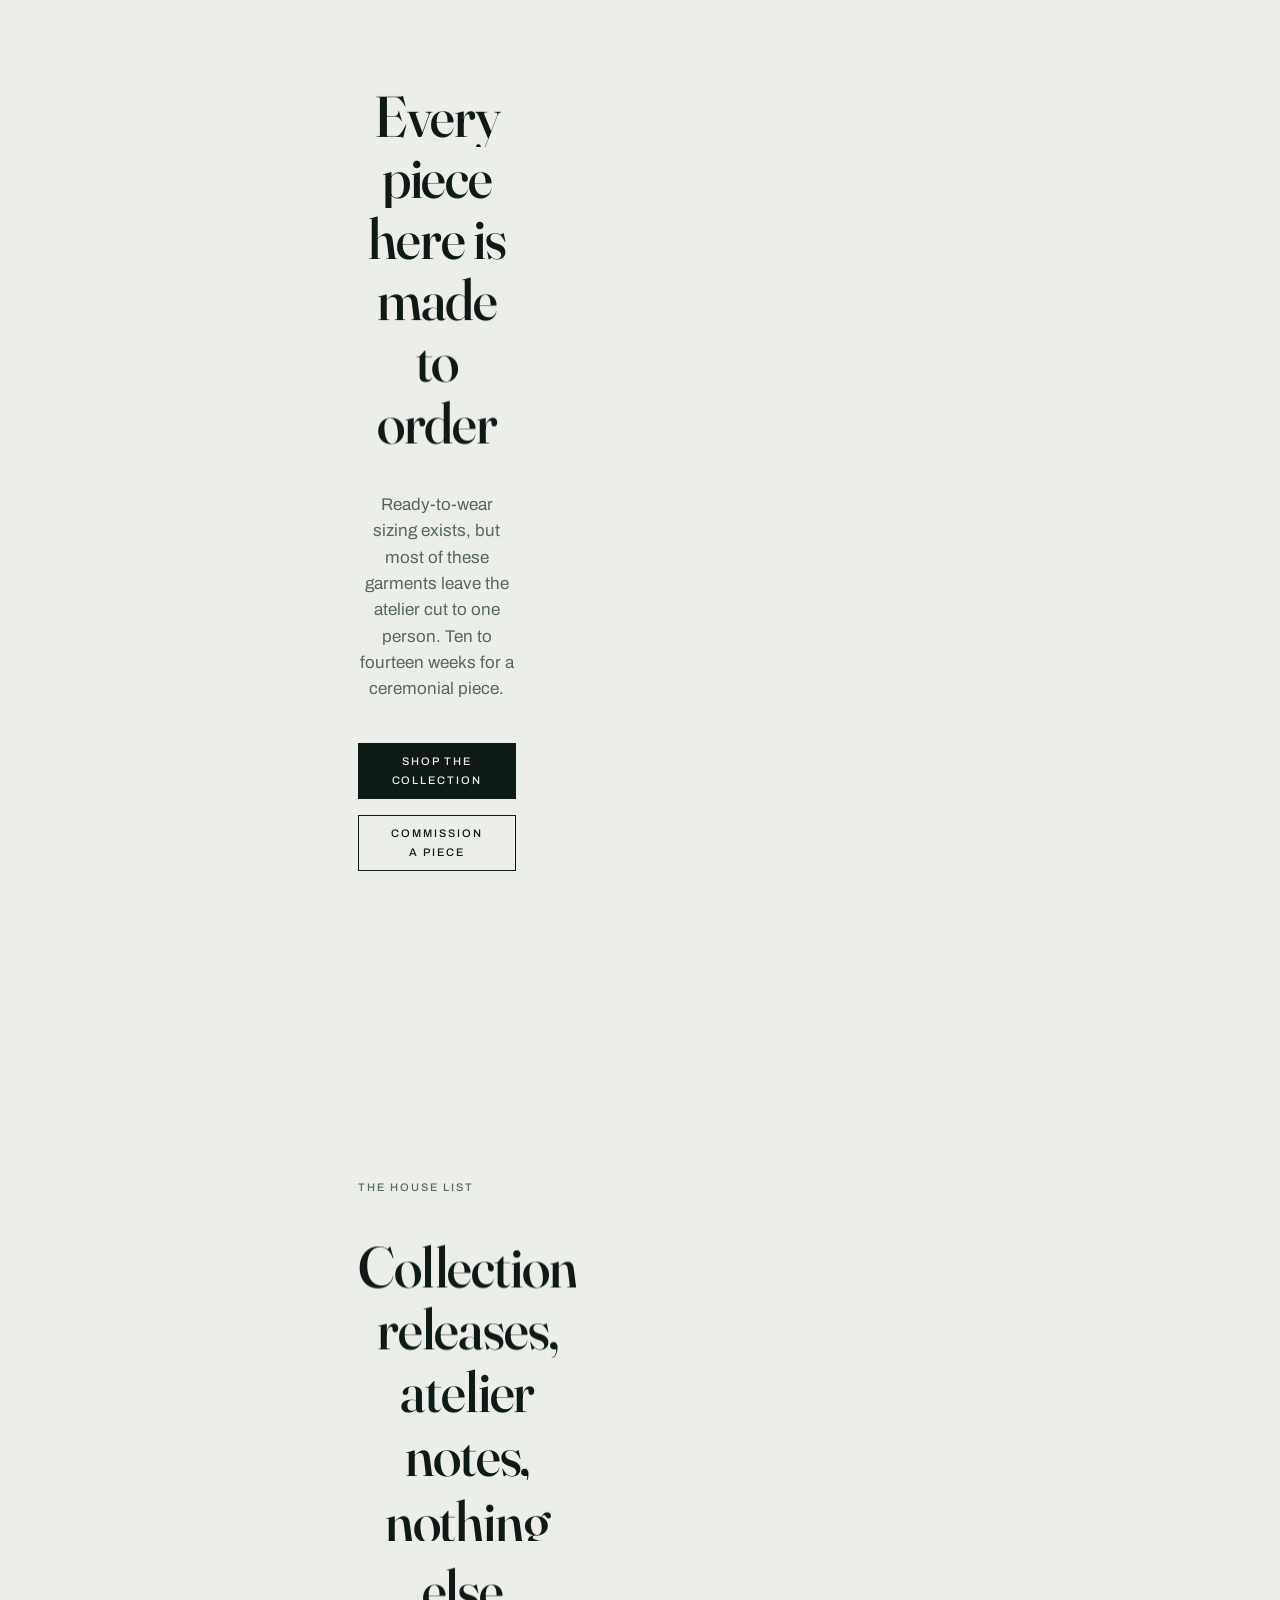
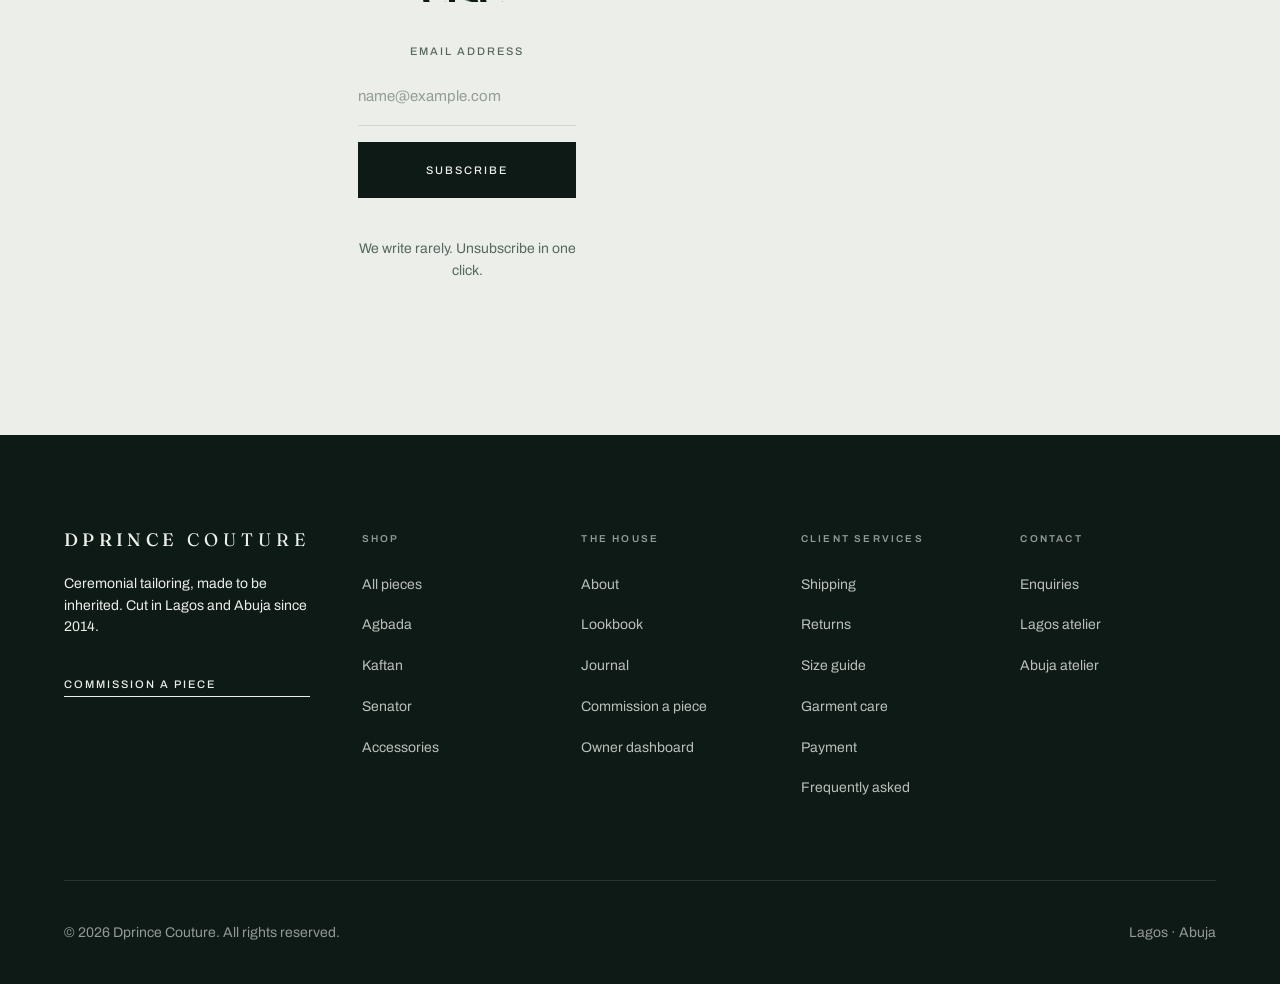
<file: lookbook.html>
<!DOCTYPE html>
<html lang="en">
<head>
<meta charset="utf-8">
<meta name="viewport" content="width=device-width, initial-scale=1">
<title>Lookbook — Dprince Couture</title>
<meta name="description" content="The Quiet Season: the Autumn Winter 2026 campaign, photographed in Lagos.">
<meta name="theme-color" content="#ECEEE9">
<meta property="og:title" content="Lookbook — Dprince Couture">
<meta property="og:description" content="The Quiet Season: the Autumn Winter 2026 campaign, photographed in Lagos.">
<meta property="og:type" content="website">

<link rel="preload" href="assets/fonts/fraunces-latin.woff2" as="font" type="font/woff2" crossorigin>
<link rel="preload" href="assets/fonts/archivo-latin.woff2" as="font" type="font/woff2" crossorigin>

<link rel="stylesheet" href="assets/css/reset.css">
<link rel="stylesheet" href="assets/css/tokens.css">
<link rel="stylesheet" href="assets/css/base.css">
<link rel="stylesheet" href="assets/css/layout.css">
<link rel="stylesheet" href="assets/css/components.css">
<link rel="stylesheet" href="assets/css/pages.css">
<link rel="stylesheet" href="assets/css/animations.css">

<script>
  /* Pre-animation states are applied only when animation will actually run.
     Without JS, or with reduced motion requested, nothing is ever hidden. */
  (function () {
    var reduced = window.matchMedia('(prefers-reduced-motion: reduce)').matches;
    if (!reduced) document.documentElement.classList.add('has-anim');
  })();
</script>
</head>
<body data-page="lookbook">
<a class="skip-link" href="#main">Skip to content</a>

<div class="announcement">
  <p>Made to order in Lagos &amp; Abuja &middot; Commissions open for the AW26 season</p>
</div>

<header class="site-header">
  <div class="header-inner">
    <nav class="header-nav" aria-label="Primary">
      <ul class="nav-list">
        <li><a class="nav-link" href="index.html">Home</a></li>
        <li><a class="nav-link" href="shop.html">Shop</a></li>
        <li><a class="nav-link" href="lookbook.html">Lookbook</a></li>
        <li><a class="nav-link" href="journal.html">Journal</a></li>
        <li><a class="nav-link" href="about.html">About</a></li>
        <li><a class="nav-link" href="commission.html">Commission</a></li>
        <li><a class="nav-link" href="contact.html">Contact</a></li>
      </ul>
      <button type="button" class="menu-toggle" data-menu-toggle
              aria-expanded="false" aria-controls="mobile-menu">
        <span class="menu-toggle__bars" aria-hidden="true"><span></span><span></span><span></span></span>
        <span>Menu</span>
      </button>
    </nav>

    <a class="wordmark" href="index.html" aria-label="Dprince Couture, home">DPRINCE <span>COUTURE</span></a>

    <div class="header-utils">
      <button type="button" class="header-action" data-search-open
              aria-expanded="false" aria-controls="search-overlay">
        <svg viewBox="0 0 20 20" fill="none" aria-hidden="true" focusable="false">
          <circle cx="9" cy="9" r="6" stroke="currentColor" stroke-width="1.6"/>
          <path d="M13.5 13.5 18 18" stroke="currentColor" stroke-width="1.6" stroke-linecap="round"/>
        </svg>
        <span>Search</span>
        <span class="visually-hidden">the collection</span>
      </button>
    </div>
  </div>
</header>

<div class="mobile-menu" id="mobile-menu" data-mobile-menu data-lenis-prevent
     aria-hidden="true">
  <div class="mobile-menu__head">
    <span class="wordmark">DPRINCE <span>COUTURE</span></span>
    <button type="button" class="icon-btn" data-menu-close aria-label="Close menu">&times;</button>
  </div>
  <nav aria-label="Mobile">
    <ul class="mobile-menu__list">
      <li><a class="mobile-menu__link" href="index.html">Home</a></li>
      <li><a class="mobile-menu__link" href="shop.html">Shop</a></li>
      <li><a class="mobile-menu__link" href="lookbook.html">Lookbook</a></li>
      <li><a class="mobile-menu__link" href="journal.html">Journal</a></li>
      <li><a class="mobile-menu__link" href="about.html">About</a></li>
      <li><a class="mobile-menu__link" href="commission.html">Commission</a></li>
      <li><a class="mobile-menu__link" href="contact.html">Contact</a></li>
    </ul>
  </nav>
  <div class="menu-contact">
    <p class="menu-contact__label">Talk to the atelier</p>
    <div class="menu-contact__list">
      <a class="menu-contact__item" href="tel:+2349036961268">
        <span class="menu-contact__icon" aria-hidden="true">
          <svg viewBox="0 0 20 20" fill="none">
            <path d="M4.5 2.5h3l1.5 3.75-2 1.25a10 10 0 0 0 4.5 4.5l1.25-2L16.5 11.5v3a1.5 1.5 0 0 1-1.6 1.5A13.5 13.5 0 0 1 3 4.1 1.5 1.5 0 0 1 4.5 2.5z"
                  stroke="currentColor" stroke-width="1.4" stroke-linejoin="round"/>
          </svg>
        </span>
        <span class="menu-contact__text">
          <span class="menu-contact__what">Call the atelier</span>
          <span class="menu-contact__detail">0903 696 1268</span>
        </span>
      </a>

      <a class="menu-contact__item" href="https://wa.me/2349036961268"
         target="_blank" rel="noopener" data-no-transition>
        <span class="menu-contact__icon" aria-hidden="true">
          <svg viewBox="0 0 20 20" fill="none">
            <path d="M10 2.5a7.5 7.5 0 0 0-6.4 11.4L2.5 17.5l3.7-1.05A7.5 7.5 0 1 0 10 2.5z"
                  stroke="currentColor" stroke-width="1.4" stroke-linejoin="round"/>
            <path d="M7.4 7c.2-.5.4-.5.7-.5h.5c.2 0 .4 0 .6.5l.6 1.3c.1.3 0 .5-.1.6l-.4.4c-.1.2-.2.3 0 .6a5.4 5.4 0 0 0 2.3 2c.3.1.5.1.6 0l.5-.5c.2-.2.4-.2.6-.1l1.3.7c.3.2.4.3.4.5 0 .6-.5 1.4-1.3 1.5-.7.1-1.6 0-3.4-1a9.3 9.3 0 0 1-3.2-3.3c-.5-1-.5-1.8-.4-2.3.1-.2.2-.4.2-.4z"
                  fill="currentColor"/>
          </svg>
        </span>
        <span class="menu-contact__text">
          <span class="menu-contact__what">WhatsApp</span>
          <span class="menu-contact__detail">Fastest reply, usually same day</span>
        </span>
      </a>

      <a class="menu-contact__item" href="mailto:atelier@dprincecouture.com">
        <span class="menu-contact__icon" aria-hidden="true">
          <svg viewBox="0 0 20 20" fill="none">
            <rect x="2.5" y="4.5" width="15" height="11" stroke="currentColor" stroke-width="1.4"/>
            <path d="m2.5 5.5 7.5 5 7.5-5" stroke="currentColor" stroke-width="1.4" stroke-linejoin="round"/>
          </svg>
        </span>
        <span class="menu-contact__text">
          <span class="menu-contact__what">Email</span>
          <span class="menu-contact__detail">atelier@dprincecouture.com</span>
        </span>
      </a>
    </div>
  </div>

  <div class="mobile-menu__foot">
    <a class="btn btn--primary btn--block" href="commission.html">Commission a piece</a>
    <div class="mobile-menu__fine">
      <a href="client-services.html">Client services</a>
      <a href="client-services.html#sizing">Size guide</a>
      <a href="about.html">About the house</a>
    </div>
  </div>
</div>

<main id="main">
  <section class="container container--wide lookbook-title">
    <p class="eyebrow">Autumn Winter 2026</p>
    <h1 class="d1" data-split>The Quiet Season</h1>
    <p class="lead">
      Six looks, photographed over two days in Lagos. Ceremonial dress in motion
      rather than held — because a garment that moves correctly often photographs
      worse than one that does not, and the room is the standard.
    </p>
  </section>

  <section class="section lookbook" data-lookbook aria-label="Lookbook, horizontal gallery">
    <div class="lookbook__viewport">
      <div class="lookbook__track">

        <article class="look">
          <div class="look__media"><video class="look__media-el look__media--inner" src="assets/video/look-01.mp4" poster="assets/img/posters/look-01.jpg" muted loop playsinline preload="none" data-lazy-play aria-label="Model turning in an embroidered obsidian kaftan, photographed in low raking light."></video></div>
          <div class="look__caption">
            <span>Ìtàn</span>
            <span class="look__index">01 / 06</span>
          </div>
          <p class="small muted">Embroidered kaftan, obsidian</p>
        </article>

        <article class="look">
          <div class="look__media"><img class="look__media-el look__media--inner" src="assets/img/editorial/campaign-agbada-01.webp" alt="Model wearing the Ààrẹ ceremonial agbada in chalk white with a carved opa staff." width="900" height="1600" loading="lazy" decoding="async"></div>
          <div class="look__caption">
            <span>Ààrẹ</span>
            <span class="look__index">02 / 06</span>
          </div>
          <p class="small muted">Ceremonial agbada, chalk white</p>
        </article>

        <article class="look">
          <div class="look__media"><video class="look__media-el look__media--inner" src="assets/video/look-03.mp4" poster="assets/img/posters/look-03.jpg" muted loop playsinline preload="none" data-lazy-play aria-label="Model in an obsidian satin kaftan moving through a shaded colonnade."></video></div>
          <div class="look__caption">
            <span>Òjìjì</span>
            <span class="look__index">03 / 06</span>
          </div>
          <p class="small muted">Satin kaftan, obsidian</p>
        </article>

        <article class="look">
          <div class="look__media"><img class="look__media-el look__media--inner" src="assets/img/editorial/campaign-agbada-02.webp" alt="Full-length view of the ceremonial agbada showing the draped shoulder and floor-length sokoto." width="900" height="1600" loading="lazy" decoding="async"></div>
          <div class="look__caption">
            <span>Ọba</span>
            <span class="look__index">04 / 06</span>
          </div>
          <p class="small muted">Ceremonial agbada, full sweep</p>
        </article>

        <article class="look">
          <div class="look__media"><video class="look__media-el look__media--inner" src="assets/video/look-05.mp4" poster="assets/img/posters/look-05.jpg" muted loop playsinline preload="none" data-lazy-play aria-label="Model in a charcoal two-piece senator walking away from camera."></video></div>
          <div class="look__caption">
            <span>Ààyè</span>
            <span class="look__index">05 / 06</span>
          </div>
          <p class="small muted">Two-piece senator, charcoal</p>
        </article>

        <article class="look">
          <div class="look__media"><img class="look__media-el look__media--inner" src="assets/img/journal/campaign-agbada.webp" alt="Ceremonial agbada in hand-loomed aso-oke photographed against stone columns." width="900" height="1600" loading="lazy" decoding="async"></div>
          <div class="look__caption">
            <span>Ìsẹ̀yìn</span>
            <span class="look__index">06 / 06</span>
          </div>
          <p class="small muted">Hand-loomed aso-oke</p>
        </article>

      </div>
    </div>
    <div class="lookbook__progress" role="presentation">
      <div class="lookbook__progress-bar"></div>
    </div>
    <p class="lookbook__hint">Scroll to advance</p>
  </section>

  <section class="section" aria-labelledby="closing-heading">
    <div class="container">
      <div class="grid">
        <div class="col-6 start-4 stack stack--lg center-x">
          <h2 class="d3" id="closing-heading" data-split>Every piece here is made to order</h2>
          <p class="lead">
            Ready-to-wear sizing exists, but most of these garments leave the atelier
            cut to one person. Ten to fourteen weeks for a ceremonial piece.
          </p>
          <div class="cluster" style="justify-content:center">
            <a class="btn btn--primary" href="shop.html">Shop the collection</a>
            <a class="btn btn--secondary" href="commission.html">Commission a piece</a>
          </div>
        </div>
      </div>
    </div>
  </section>


<section class="section" aria-labelledby="newsletter-heading">
  <div class="container">
    <div class="grid">
      <div class="col-6 start-4 center-x stack stack--lg">
        <p class="eyebrow eyebrow--plain">The house list</p>
        <h2 class="d3" id="newsletter-heading" data-split>Collection releases, atelier notes, nothing else.</h2>
        <form class="newsletter-form center-x" data-newsletter novalidate>
          <div class="field">
            <label class="field__label" for="newsletter-email">Email address</label>
            <input class="field__control" type="email" id="newsletter-email" name="email"
                   autocomplete="email" placeholder="name@example.com"
                   data-validate="required|email" required>
            <p class="field__message" data-form-status role="status" aria-live="polite"></p>
          </div>
          <button class="btn btn--primary" type="submit">Subscribe</button>
        </form>
        <p class="small muted">We write rarely. Unsubscribe in one click.</p>
      </div>
    </div>
  </div>
</section>

</main>

<footer class="site-footer">
  <div class="container container--wide">
    <div class="footer-grid">
      <div class="footer-brand">
        <span class="wordmark">DPRINCE <span>COUTURE</span></span>
        <p class="small">Ceremonial tailoring, made to be inherited. Cut in Lagos and Abuja since 2014.</p>
        <a class="btn-text" href="commission.html">Commission a piece</a>
      </div>

      <div class="footer-col">
        <h3>Shop</h3>
        <ul>
          <li><a href="shop.html">All pieces</a></li>
          <li><a href="shop.html?category=Agbada">Agbada</a></li>
          <li><a href="shop.html?category=Kaftan">Kaftan</a></li>
          <li><a href="shop.html?category=Senator">Senator</a></li>
          <li><a href="shop.html?category=Accessories">Accessories</a></li>
        </ul>
      </div>

      <div class="footer-col">
        <h3>The House</h3>
        <ul>
          <li><a href="about.html">About</a></li>
          <li><a href="lookbook.html">Lookbook</a></li>
          <li><a href="journal.html">Journal</a></li>
          <li><a href="commission.html">Commission a piece</a></li>
          <li><a href="dashboard.html">Owner dashboard</a></li>
        </ul>
      </div>

      <div class="footer-col">
        <h3>Client Services</h3>
        <ul>
          <li><a href="client-services.html#shipping">Shipping</a></li>
          <li><a href="client-services.html#returns">Returns</a></li>
          <li><a href="client-services.html#sizing">Size guide</a></li>
          <li><a href="client-services.html#care">Garment care</a></li>
          <li><a href="client-services.html#payment">Payment</a></li>
          <li><a href="client-services.html#faq">Frequently asked</a></li>
        </ul>
      </div>

      <div class="footer-col">
        <h3>Contact</h3>
        <ul>
          <li><a href="contact.html">Enquiries</a></li>
          <li><a href="contact.html#lagos">Lagos atelier</a></li>
          <li><a href="contact.html#abuja">Abuja atelier</a></li>
        </ul>
      </div>

    </div>
    <div class="footer-bottom">
      <p>&copy; 2026 Dprince Couture. All rights reserved.</p>
      <p>Lagos &middot; Abuja</p>
    </div>
  </div>
</footer>

<div class="search-overlay" id="search-overlay" data-search-overlay data-lenis-prevent
     role="dialog" aria-modal="true" aria-labelledby="search-heading" aria-hidden="true">
  <div class="search-overlay__head">
    <h2 class="label" id="search-heading">Search the collection</h2>
    <button type="button" class="icon-btn" data-search-close aria-label="Close search">&times;</button>
  </div>
  <div class="search-field">
    <label class="visually-hidden" for="search-input">Search for a style, colour or occasion</label>
    <input type="search" id="search-input" data-search-input autocomplete="off"
           placeholder="Agbada, kaftan, black&hellip;" spellcheck="false">
  </div>
  <p class="search-meta" data-search-meta aria-live="polite">Type to search the collection</p>
  <div class="search-suggestions" data-search-suggestions></div>
  <div class="search-results" data-search-results data-lenis-prevent></div>
</div>

<script src="assets/vendor/gsap.min.js"></script>
<script src="assets/vendor/ScrollTrigger.min.js"></script>
<script src="assets/vendor/lenis.min.js"></script>
<script type="module" src="assets/js/main.js"></script>
</body>
</html>
</file>
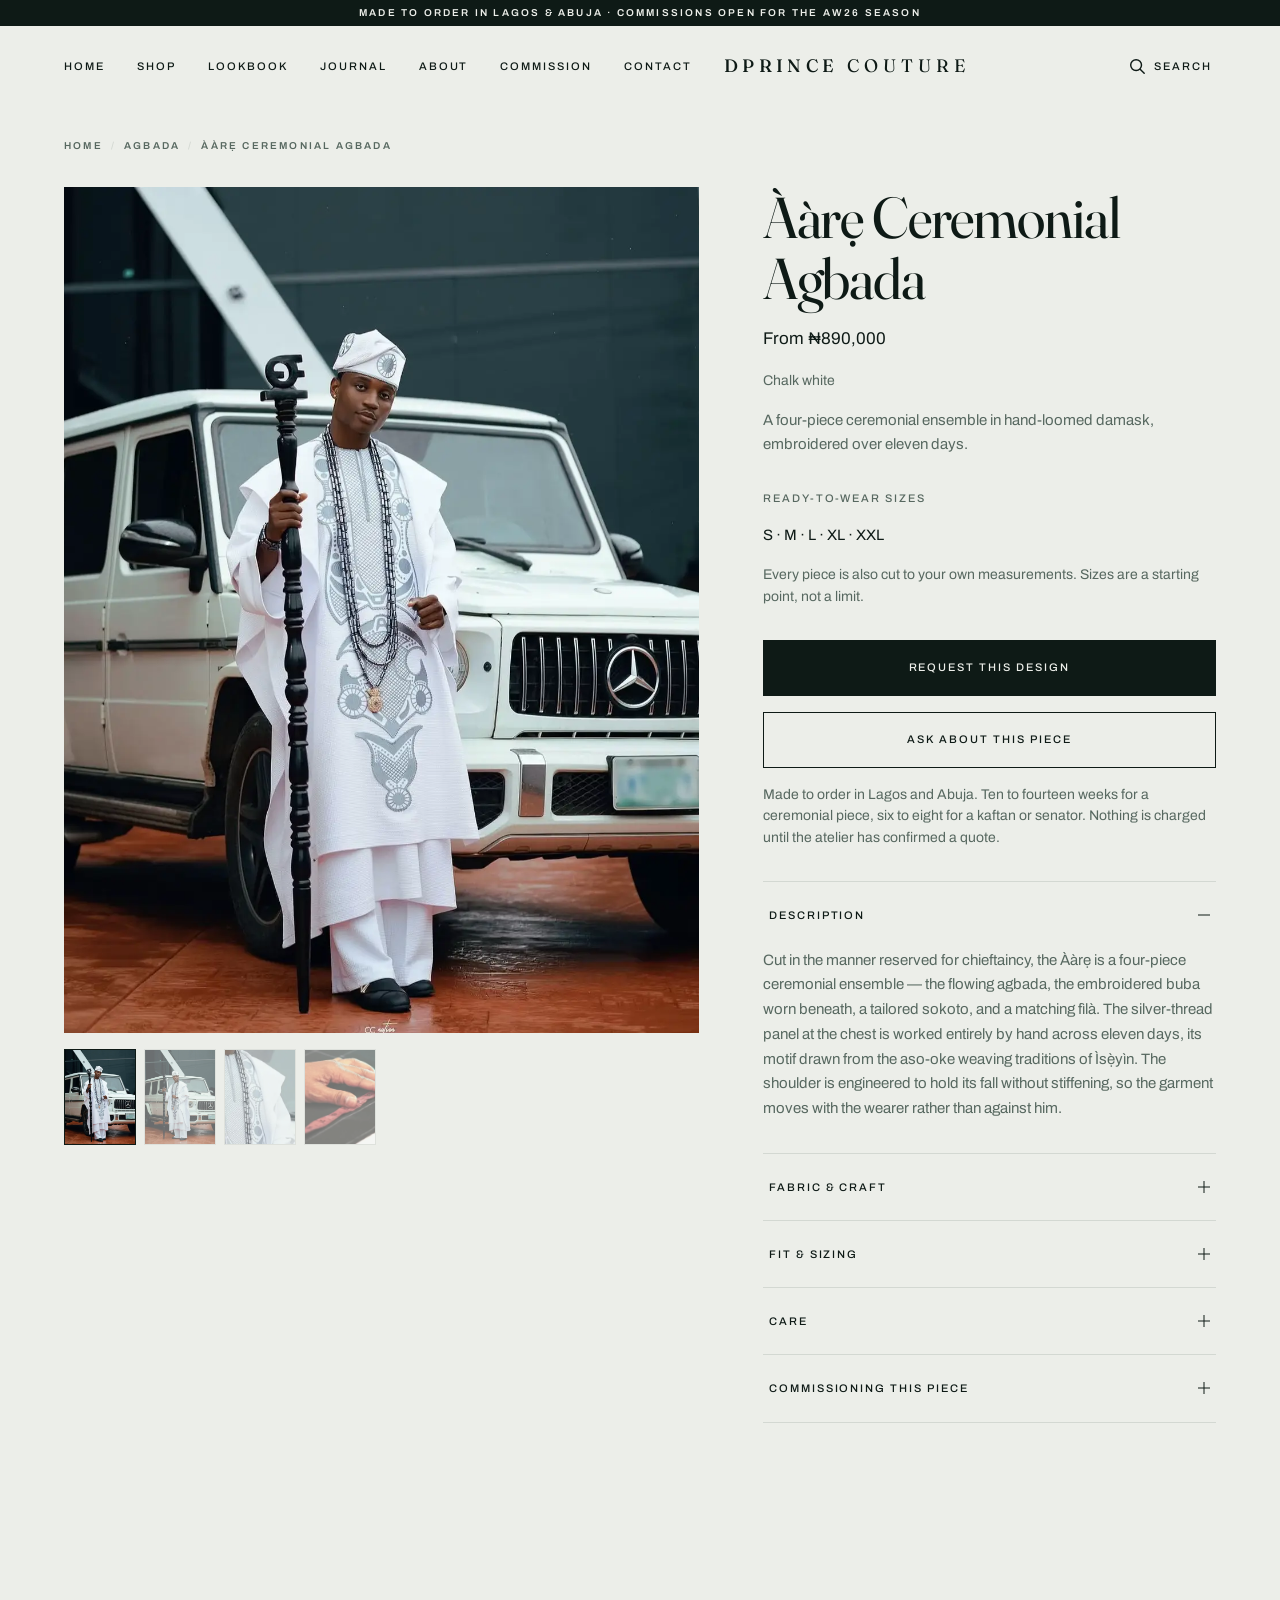
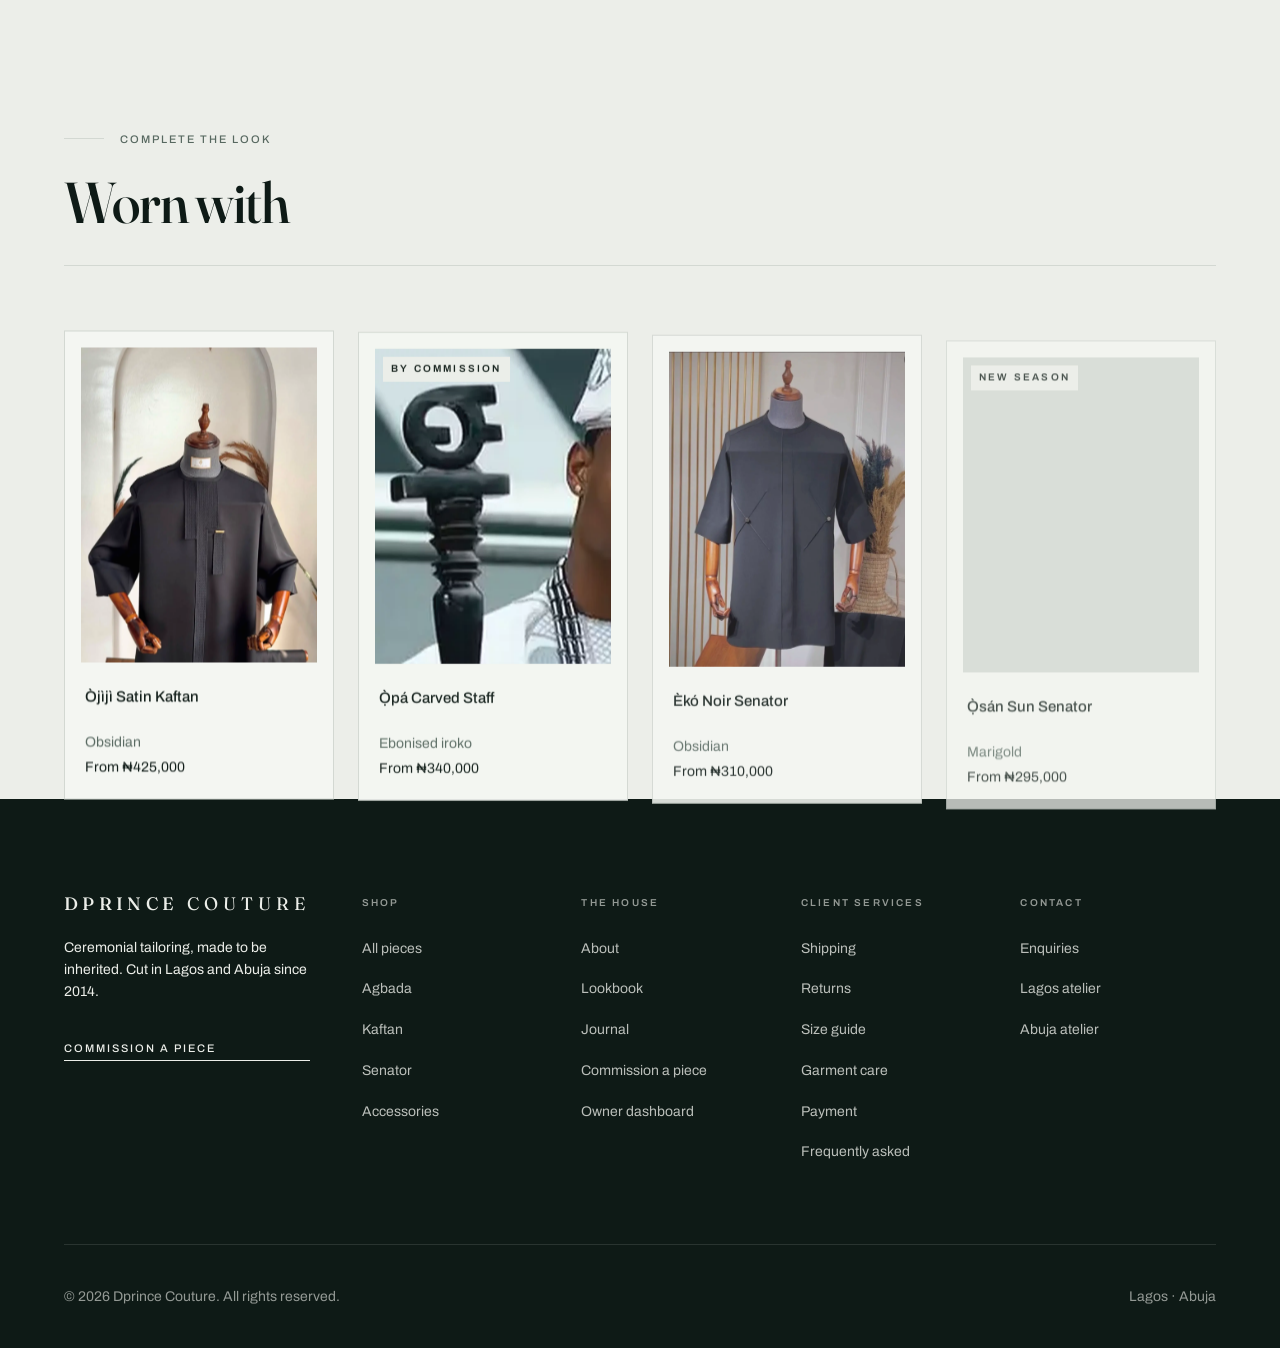
<file: product.html>
<!DOCTYPE html>
<html lang="en">
<head>
<meta charset="utf-8">
<meta name="viewport" content="width=device-width, initial-scale=1">
<title>Product — Dprince Couture</title>
<meta name="description" content="Ceremonial tailoring by Dprince Couture, hand-cut in Lagos and Abuja.">
<meta name="theme-color" content="#ECEEE9">
<meta property="og:title" content="Product — Dprince Couture">
<meta property="og:description" content="Ceremonial tailoring by Dprince Couture, hand-cut in Lagos and Abuja.">
<meta property="og:type" content="website">

<link rel="preload" href="assets/fonts/fraunces-latin.woff2" as="font" type="font/woff2" crossorigin>
<link rel="preload" href="assets/fonts/archivo-latin.woff2" as="font" type="font/woff2" crossorigin>

<link rel="stylesheet" href="assets/css/reset.css">
<link rel="stylesheet" href="assets/css/tokens.css">
<link rel="stylesheet" href="assets/css/base.css">
<link rel="stylesheet" href="assets/css/layout.css">
<link rel="stylesheet" href="assets/css/components.css">
<link rel="stylesheet" href="assets/css/pages.css">
<link rel="stylesheet" href="assets/css/animations.css">

<script>
  /* Pre-animation states are applied only when animation will actually run.
     Without JS, or with reduced motion requested, nothing is ever hidden. */
  (function () {
    var reduced = window.matchMedia('(prefers-reduced-motion: reduce)').matches;
    if (!reduced) document.documentElement.classList.add('has-anim');
  })();
</script>
</head>
<body data-page="product">
<a class="skip-link" href="#main">Skip to content</a>

<div class="announcement">
  <p>Made to order in Lagos &amp; Abuja &middot; Commissions open for the AW26 season</p>
</div>

<header class="site-header">
  <div class="header-inner">
    <nav class="header-nav" aria-label="Primary">
      <ul class="nav-list">
        <li><a class="nav-link" href="index.html">Home</a></li>
        <li><a class="nav-link" href="shop.html">Shop</a></li>
        <li><a class="nav-link" href="lookbook.html">Lookbook</a></li>
        <li><a class="nav-link" href="journal.html">Journal</a></li>
        <li><a class="nav-link" href="about.html">About</a></li>
        <li><a class="nav-link" href="commission.html">Commission</a></li>
        <li><a class="nav-link" href="contact.html">Contact</a></li>
      </ul>
      <button type="button" class="menu-toggle" data-menu-toggle
              aria-expanded="false" aria-controls="mobile-menu">
        <span class="menu-toggle__bars" aria-hidden="true"><span></span><span></span><span></span></span>
        <span>Menu</span>
      </button>
    </nav>

    <a class="wordmark" href="index.html" aria-label="Dprince Couture, home">DPRINCE <span>COUTURE</span></a>

    <div class="header-utils">
      <button type="button" class="header-action" data-search-open
              aria-expanded="false" aria-controls="search-overlay">
        <svg viewBox="0 0 20 20" fill="none" aria-hidden="true" focusable="false">
          <circle cx="9" cy="9" r="6" stroke="currentColor" stroke-width="1.6"/>
          <path d="M13.5 13.5 18 18" stroke="currentColor" stroke-width="1.6" stroke-linecap="round"/>
        </svg>
        <span>Search</span>
        <span class="visually-hidden">the collection</span>
      </button>
    </div>
  </div>
</header>

<div class="mobile-menu" id="mobile-menu" data-mobile-menu data-lenis-prevent
     aria-hidden="true">
  <div class="mobile-menu__head">
    <span class="wordmark">DPRINCE <span>COUTURE</span></span>
    <button type="button" class="icon-btn" data-menu-close aria-label="Close menu">&times;</button>
  </div>
  <nav aria-label="Mobile">
    <ul class="mobile-menu__list">
      <li><a class="mobile-menu__link" href="index.html">Home</a></li>
      <li><a class="mobile-menu__link" href="shop.html">Shop</a></li>
      <li><a class="mobile-menu__link" href="lookbook.html">Lookbook</a></li>
      <li><a class="mobile-menu__link" href="journal.html">Journal</a></li>
      <li><a class="mobile-menu__link" href="about.html">About</a></li>
      <li><a class="mobile-menu__link" href="commission.html">Commission</a></li>
      <li><a class="mobile-menu__link" href="contact.html">Contact</a></li>
    </ul>
  </nav>
  <div class="menu-contact">
    <p class="menu-contact__label">Talk to the atelier</p>
    <div class="menu-contact__list">
      <a class="menu-contact__item" href="tel:+2349036961268">
        <span class="menu-contact__icon" aria-hidden="true">
          <svg viewBox="0 0 20 20" fill="none">
            <path d="M4.5 2.5h3l1.5 3.75-2 1.25a10 10 0 0 0 4.5 4.5l1.25-2L16.5 11.5v3a1.5 1.5 0 0 1-1.6 1.5A13.5 13.5 0 0 1 3 4.1 1.5 1.5 0 0 1 4.5 2.5z"
                  stroke="currentColor" stroke-width="1.4" stroke-linejoin="round"/>
          </svg>
        </span>
        <span class="menu-contact__text">
          <span class="menu-contact__what">Call the atelier</span>
          <span class="menu-contact__detail">0903 696 1268</span>
        </span>
      </a>

      <a class="menu-contact__item" href="https://wa.me/2349036961268"
         target="_blank" rel="noopener" data-no-transition>
        <span class="menu-contact__icon" aria-hidden="true">
          <svg viewBox="0 0 20 20" fill="none">
            <path d="M10 2.5a7.5 7.5 0 0 0-6.4 11.4L2.5 17.5l3.7-1.05A7.5 7.5 0 1 0 10 2.5z"
                  stroke="currentColor" stroke-width="1.4" stroke-linejoin="round"/>
            <path d="M7.4 7c.2-.5.4-.5.7-.5h.5c.2 0 .4 0 .6.5l.6 1.3c.1.3 0 .5-.1.6l-.4.4c-.1.2-.2.3 0 .6a5.4 5.4 0 0 0 2.3 2c.3.1.5.1.6 0l.5-.5c.2-.2.4-.2.6-.1l1.3.7c.3.2.4.3.4.5 0 .6-.5 1.4-1.3 1.5-.7.1-1.6 0-3.4-1a9.3 9.3 0 0 1-3.2-3.3c-.5-1-.5-1.8-.4-2.3.1-.2.2-.4.2-.4z"
                  fill="currentColor"/>
          </svg>
        </span>
        <span class="menu-contact__text">
          <span class="menu-contact__what">WhatsApp</span>
          <span class="menu-contact__detail">Fastest reply, usually same day</span>
        </span>
      </a>

      <a class="menu-contact__item" href="mailto:atelier@dprincecouture.com">
        <span class="menu-contact__icon" aria-hidden="true">
          <svg viewBox="0 0 20 20" fill="none">
            <rect x="2.5" y="4.5" width="15" height="11" stroke="currentColor" stroke-width="1.4"/>
            <path d="m2.5 5.5 7.5 5 7.5-5" stroke="currentColor" stroke-width="1.4" stroke-linejoin="round"/>
          </svg>
        </span>
        <span class="menu-contact__text">
          <span class="menu-contact__what">Email</span>
          <span class="menu-contact__detail">atelier@dprincecouture.com</span>
        </span>
      </a>
    </div>
  </div>

  <div class="mobile-menu__foot">
    <a class="btn btn--primary btn--block" href="commission.html">Commission a piece</a>
    <div class="mobile-menu__fine">
      <a href="client-services.html">Client services</a>
      <a href="client-services.html#sizing">Size guide</a>
      <a href="about.html">About the house</a>
    </div>
  </div>
</div>

<main id="main" data-product-page>
  <div class="container container--wide">
    <nav class="breadcrumb" aria-label="Breadcrumb">
      <ol>
        <li><a href="index.html">Home</a></li>
        <li><a href="shop.html" data-breadcrumb-category>Shop</a></li>
        <li><span aria-current="page" data-breadcrumb-name>Piece</span></li>
      </ol>
    </nav>

    <div class="product-layout">
      <div class="gallery">
        <div class="gallery__main" data-gallery-main></div>
        <div class="gallery__thumbs" data-gallery-thumbs role="group" aria-label="Product images"></div>
      </div>

      <div class="product-info">
        <div class="product-info__head">
          <h1 class="product-info__title" data-product-name>Piece</h1>
          <p class="product-info__price" data-product-price></p>
          <p class="product-info__colour" data-product-colour></p>
          <p class="body-text muted" data-product-summary></p>
        </div>

        <div class="stack stack--sm">
          <p class="field__label" id="sizes-label">Ready-to-wear sizes</p>
          <p class="body-text" data-product-sizes aria-labelledby="sizes-label"></p>
          <p class="small muted">
            Every piece is also cut to your own measurements. Sizes are a starting
            point, not a limit.
          </p>
        </div>

        <div class="product-actions">
          <a class="btn btn--primary btn--block" href="commission.html" data-request-design
             data-cursor="Request">Request this design</a>
          <a class="btn btn--secondary btn--block" href="contact.html">Ask about this piece</a>
          <p class="delivery-note">
            Made to order in Lagos and Abuja. Ten to fourteen weeks for a ceremonial
            piece, six to eight for a kaftan or senator. Nothing is charged until the
            atelier has confirmed a quote.
          </p>
        </div>

        <div class="accordion" data-accordion></div>
      </div>
    </div>
  </div>

  <section class="section section--top" aria-labelledby="related-heading">
    <div class="container container--wide">
      <div class="section-head">
        <div class="section-head__text">
          <p class="eyebrow">Complete the look</p>
          <h2 class="d3" id="related-heading">Worn with</h2>
        </div>
      </div>
      <div class="product-grid" data-related></div>
    </div>
  </section>
</main>

<footer class="site-footer">
  <div class="container container--wide">
    <div class="footer-grid">
      <div class="footer-brand">
        <span class="wordmark">DPRINCE <span>COUTURE</span></span>
        <p class="small">Ceremonial tailoring, made to be inherited. Cut in Lagos and Abuja since 2014.</p>
        <a class="btn-text" href="commission.html">Commission a piece</a>
      </div>

      <div class="footer-col">
        <h3>Shop</h3>
        <ul>
          <li><a href="shop.html">All pieces</a></li>
          <li><a href="shop.html?category=Agbada">Agbada</a></li>
          <li><a href="shop.html?category=Kaftan">Kaftan</a></li>
          <li><a href="shop.html?category=Senator">Senator</a></li>
          <li><a href="shop.html?category=Accessories">Accessories</a></li>
        </ul>
      </div>

      <div class="footer-col">
        <h3>The House</h3>
        <ul>
          <li><a href="about.html">About</a></li>
          <li><a href="lookbook.html">Lookbook</a></li>
          <li><a href="journal.html">Journal</a></li>
          <li><a href="commission.html">Commission a piece</a></li>
          <li><a href="dashboard.html">Owner dashboard</a></li>
        </ul>
      </div>

      <div class="footer-col">
        <h3>Client Services</h3>
        <ul>
          <li><a href="client-services.html#shipping">Shipping</a></li>
          <li><a href="client-services.html#returns">Returns</a></li>
          <li><a href="client-services.html#sizing">Size guide</a></li>
          <li><a href="client-services.html#care">Garment care</a></li>
          <li><a href="client-services.html#payment">Payment</a></li>
          <li><a href="client-services.html#faq">Frequently asked</a></li>
        </ul>
      </div>

      <div class="footer-col">
        <h3>Contact</h3>
        <ul>
          <li><a href="contact.html">Enquiries</a></li>
          <li><a href="contact.html#lagos">Lagos atelier</a></li>
          <li><a href="contact.html#abuja">Abuja atelier</a></li>
        </ul>
      </div>

    </div>
    <div class="footer-bottom">
      <p>&copy; 2026 Dprince Couture. All rights reserved.</p>
      <p>Lagos &middot; Abuja</p>
    </div>
  </div>
</footer>

<div class="search-overlay" id="search-overlay" data-search-overlay data-lenis-prevent
     role="dialog" aria-modal="true" aria-labelledby="search-heading" aria-hidden="true">
  <div class="search-overlay__head">
    <h2 class="label" id="search-heading">Search the collection</h2>
    <button type="button" class="icon-btn" data-search-close aria-label="Close search">&times;</button>
  </div>
  <div class="search-field">
    <label class="visually-hidden" for="search-input">Search for a style, colour or occasion</label>
    <input type="search" id="search-input" data-search-input autocomplete="off"
           placeholder="Agbada, kaftan, black&hellip;" spellcheck="false">
  </div>
  <p class="search-meta" data-search-meta aria-live="polite">Type to search the collection</p>
  <div class="search-suggestions" data-search-suggestions></div>
  <div class="search-results" data-search-results data-lenis-prevent></div>
</div>

<script src="assets/vendor/gsap.min.js"></script>
<script src="assets/vendor/ScrollTrigger.min.js"></script>
<script src="assets/vendor/lenis.min.js"></script>
<script type="module" src="assets/js/main.js"></script>
</body>
</html>
</file>
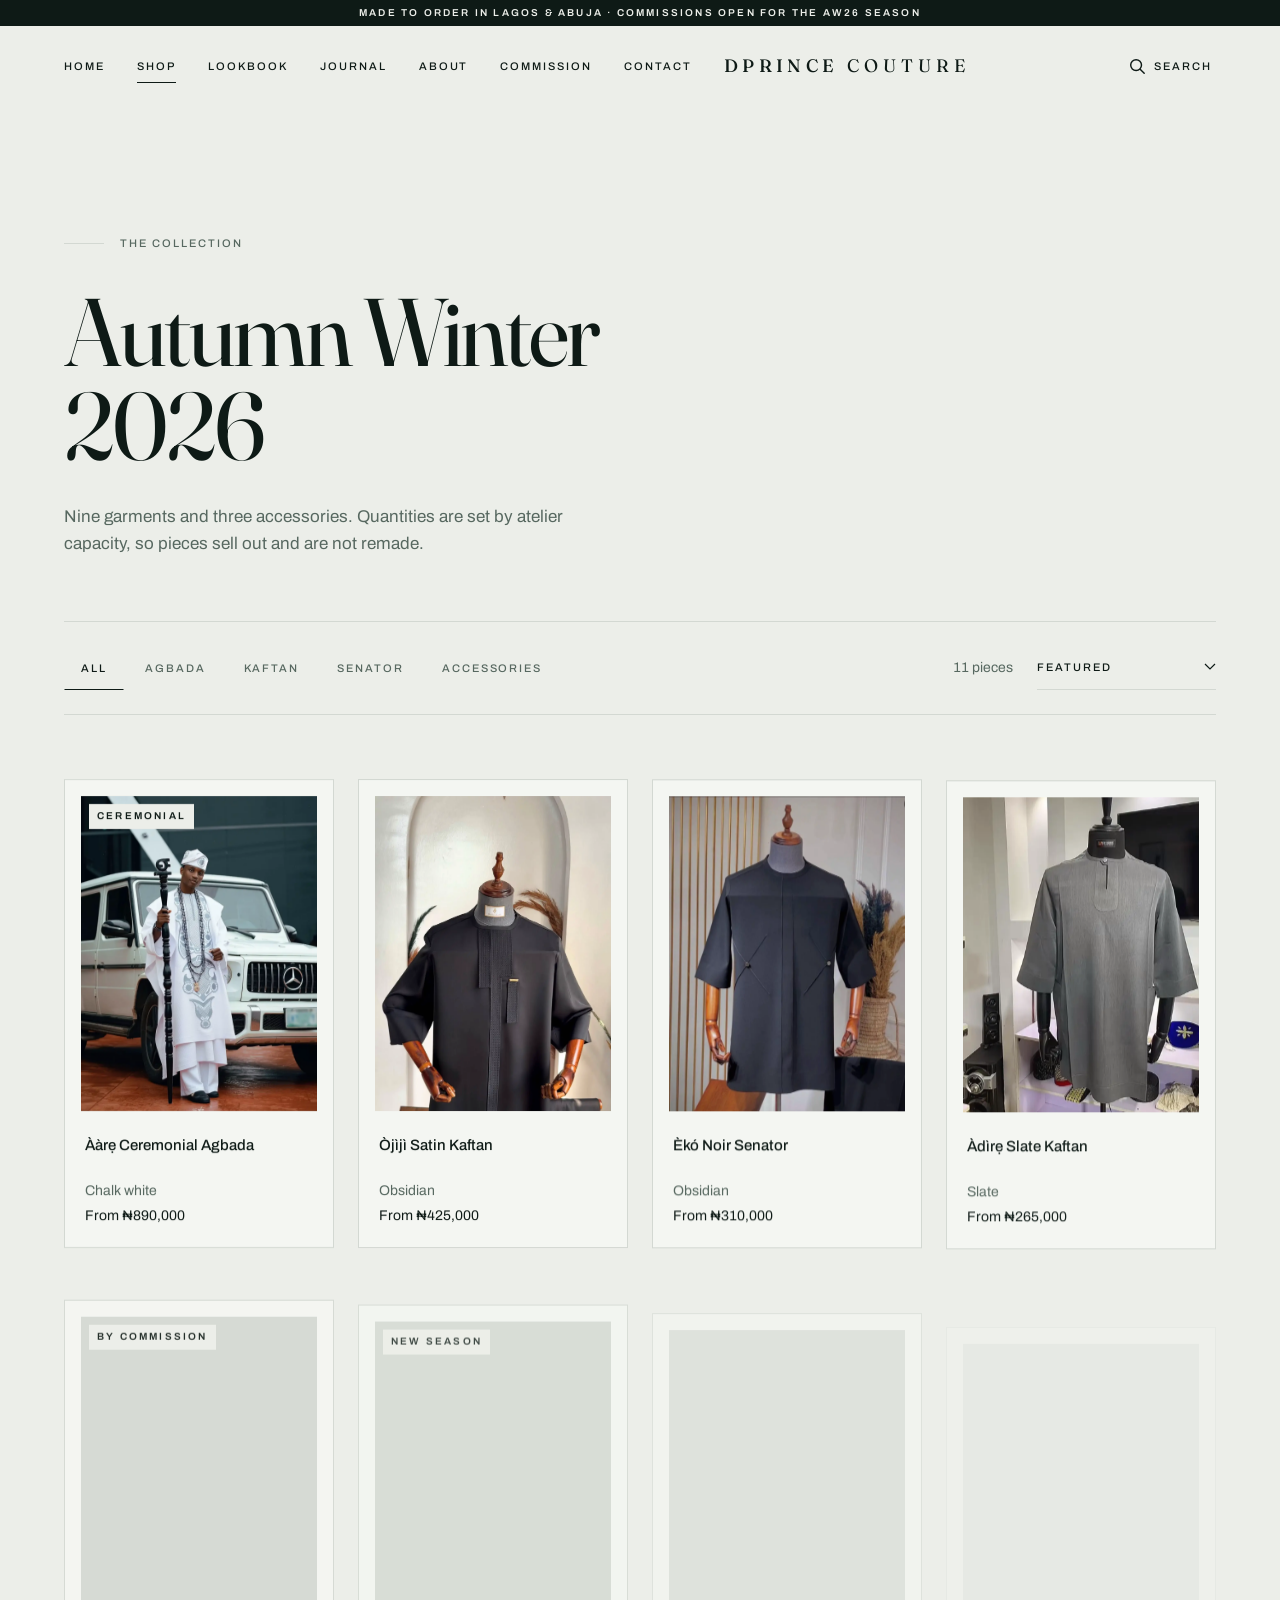
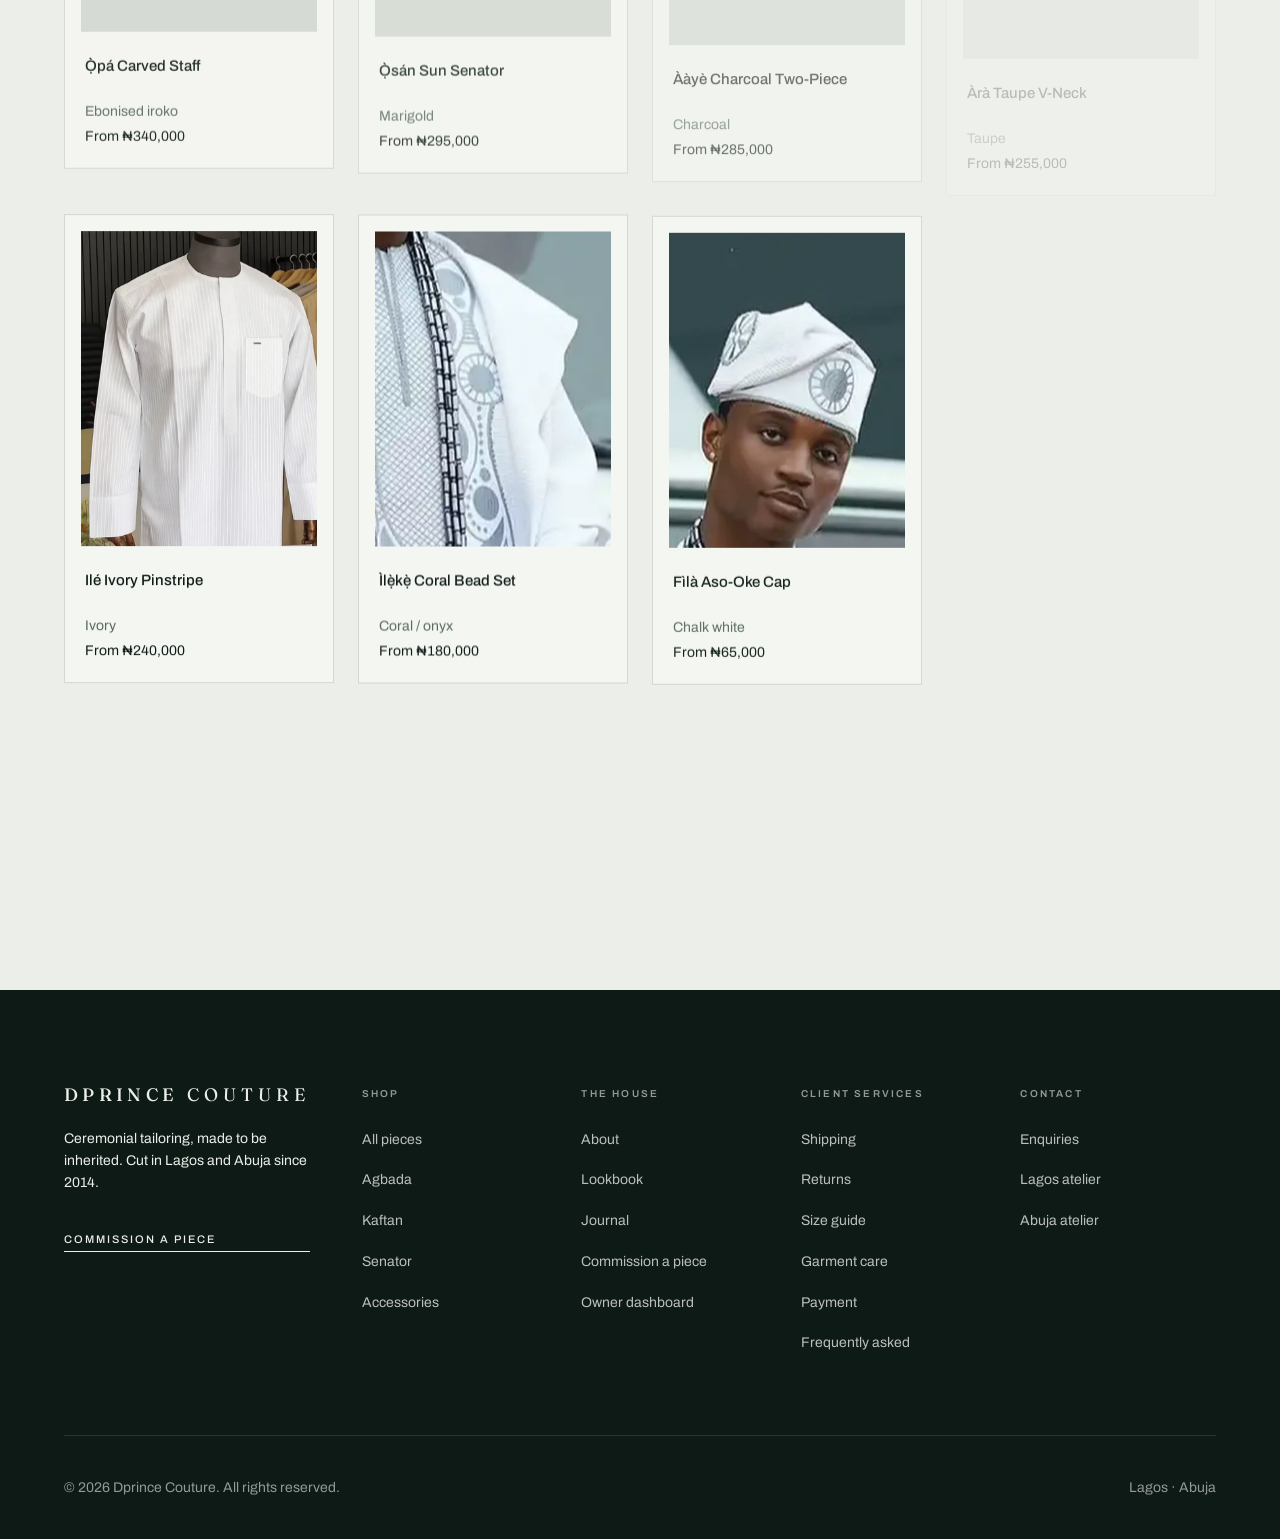
<file: shop.html>
<!DOCTYPE html>
<html lang="en">
<head>
<meta charset="utf-8">
<meta name="viewport" content="width=device-width, initial-scale=1">
<title>Shop — Dprince Couture</title>
<meta name="description" content="Ceremonial agbada, kaftan, senator and accessories. Hand-cut in Lagos and Abuja.">
<meta name="theme-color" content="#ECEEE9">
<meta property="og:title" content="Shop — Dprince Couture">
<meta property="og:description" content="Ceremonial agbada, kaftan, senator and accessories. Hand-cut in Lagos and Abuja.">
<meta property="og:type" content="website">

<link rel="preload" href="assets/fonts/fraunces-latin.woff2" as="font" type="font/woff2" crossorigin>
<link rel="preload" href="assets/fonts/archivo-latin.woff2" as="font" type="font/woff2" crossorigin>

<link rel="stylesheet" href="assets/css/reset.css">
<link rel="stylesheet" href="assets/css/tokens.css">
<link rel="stylesheet" href="assets/css/base.css">
<link rel="stylesheet" href="assets/css/layout.css">
<link rel="stylesheet" href="assets/css/components.css">
<link rel="stylesheet" href="assets/css/pages.css">
<link rel="stylesheet" href="assets/css/animations.css">

<script>
  /* Pre-animation states are applied only when animation will actually run.
     Without JS, or with reduced motion requested, nothing is ever hidden. */
  (function () {
    var reduced = window.matchMedia('(prefers-reduced-motion: reduce)').matches;
    if (!reduced) document.documentElement.classList.add('has-anim');
  })();
</script>
</head>
<body data-page="shop">
<a class="skip-link" href="#main">Skip to content</a>

<div class="announcement">
  <p>Made to order in Lagos &amp; Abuja &middot; Commissions open for the AW26 season</p>
</div>

<header class="site-header">
  <div class="header-inner">
    <nav class="header-nav" aria-label="Primary">
      <ul class="nav-list">
        <li><a class="nav-link" href="index.html">Home</a></li>
        <li><a class="nav-link" href="shop.html">Shop</a></li>
        <li><a class="nav-link" href="lookbook.html">Lookbook</a></li>
        <li><a class="nav-link" href="journal.html">Journal</a></li>
        <li><a class="nav-link" href="about.html">About</a></li>
        <li><a class="nav-link" href="commission.html">Commission</a></li>
        <li><a class="nav-link" href="contact.html">Contact</a></li>
      </ul>
      <button type="button" class="menu-toggle" data-menu-toggle
              aria-expanded="false" aria-controls="mobile-menu">
        <span class="menu-toggle__bars" aria-hidden="true"><span></span><span></span><span></span></span>
        <span>Menu</span>
      </button>
    </nav>

    <a class="wordmark" href="index.html" aria-label="Dprince Couture, home">DPRINCE <span>COUTURE</span></a>

    <div class="header-utils">
      <button type="button" class="header-action" data-search-open
              aria-expanded="false" aria-controls="search-overlay">
        <svg viewBox="0 0 20 20" fill="none" aria-hidden="true" focusable="false">
          <circle cx="9" cy="9" r="6" stroke="currentColor" stroke-width="1.6"/>
          <path d="M13.5 13.5 18 18" stroke="currentColor" stroke-width="1.6" stroke-linecap="round"/>
        </svg>
        <span>Search</span>
        <span class="visually-hidden">the collection</span>
      </button>
    </div>
  </div>
</header>

<div class="mobile-menu" id="mobile-menu" data-mobile-menu data-lenis-prevent
     aria-hidden="true">
  <div class="mobile-menu__head">
    <span class="wordmark">DPRINCE <span>COUTURE</span></span>
    <button type="button" class="icon-btn" data-menu-close aria-label="Close menu">&times;</button>
  </div>
  <nav aria-label="Mobile">
    <ul class="mobile-menu__list">
      <li><a class="mobile-menu__link" href="index.html">Home</a></li>
      <li><a class="mobile-menu__link" href="shop.html">Shop</a></li>
      <li><a class="mobile-menu__link" href="lookbook.html">Lookbook</a></li>
      <li><a class="mobile-menu__link" href="journal.html">Journal</a></li>
      <li><a class="mobile-menu__link" href="about.html">About</a></li>
      <li><a class="mobile-menu__link" href="commission.html">Commission</a></li>
      <li><a class="mobile-menu__link" href="contact.html">Contact</a></li>
    </ul>
  </nav>
  <div class="menu-contact">
    <p class="menu-contact__label">Talk to the atelier</p>
    <div class="menu-contact__list">
      <a class="menu-contact__item" href="tel:+2349036961268">
        <span class="menu-contact__icon" aria-hidden="true">
          <svg viewBox="0 0 20 20" fill="none">
            <path d="M4.5 2.5h3l1.5 3.75-2 1.25a10 10 0 0 0 4.5 4.5l1.25-2L16.5 11.5v3a1.5 1.5 0 0 1-1.6 1.5A13.5 13.5 0 0 1 3 4.1 1.5 1.5 0 0 1 4.5 2.5z"
                  stroke="currentColor" stroke-width="1.4" stroke-linejoin="round"/>
          </svg>
        </span>
        <span class="menu-contact__text">
          <span class="menu-contact__what">Call the atelier</span>
          <span class="menu-contact__detail">0903 696 1268</span>
        </span>
      </a>

      <a class="menu-contact__item" href="https://wa.me/2349036961268"
         target="_blank" rel="noopener" data-no-transition>
        <span class="menu-contact__icon" aria-hidden="true">
          <svg viewBox="0 0 20 20" fill="none">
            <path d="M10 2.5a7.5 7.5 0 0 0-6.4 11.4L2.5 17.5l3.7-1.05A7.5 7.5 0 1 0 10 2.5z"
                  stroke="currentColor" stroke-width="1.4" stroke-linejoin="round"/>
            <path d="M7.4 7c.2-.5.4-.5.7-.5h.5c.2 0 .4 0 .6.5l.6 1.3c.1.3 0 .5-.1.6l-.4.4c-.1.2-.2.3 0 .6a5.4 5.4 0 0 0 2.3 2c.3.1.5.1.6 0l.5-.5c.2-.2.4-.2.6-.1l1.3.7c.3.2.4.3.4.5 0 .6-.5 1.4-1.3 1.5-.7.1-1.6 0-3.4-1a9.3 9.3 0 0 1-3.2-3.3c-.5-1-.5-1.8-.4-2.3.1-.2.2-.4.2-.4z"
                  fill="currentColor"/>
          </svg>
        </span>
        <span class="menu-contact__text">
          <span class="menu-contact__what">WhatsApp</span>
          <span class="menu-contact__detail">Fastest reply, usually same day</span>
        </span>
      </a>

      <a class="menu-contact__item" href="mailto:atelier@dprincecouture.com">
        <span class="menu-contact__icon" aria-hidden="true">
          <svg viewBox="0 0 20 20" fill="none">
            <rect x="2.5" y="4.5" width="15" height="11" stroke="currentColor" stroke-width="1.4"/>
            <path d="m2.5 5.5 7.5 5 7.5-5" stroke="currentColor" stroke-width="1.4" stroke-linejoin="round"/>
          </svg>
        </span>
        <span class="menu-contact__text">
          <span class="menu-contact__what">Email</span>
          <span class="menu-contact__detail">atelier@dprincecouture.com</span>
        </span>
      </a>
    </div>
  </div>

  <div class="mobile-menu__foot">
    <a class="btn btn--primary btn--block" href="commission.html">Commission a piece</a>
    <div class="mobile-menu__fine">
      <a href="client-services.html">Client services</a>
      <a href="client-services.html#sizing">Size guide</a>
      <a href="about.html">About the house</a>
    </div>
  </div>
</div>

<main id="main">
  <section class="masthead">
    <div class="container container--wide">
      <div class="masthead__inner">
        <p class="eyebrow">The collection</p>
        <h1 class="masthead__title" data-split>Autumn Winter 2026</h1>
        <p class="lead">
          Nine garments and three accessories. Quantities are set by atelier capacity,
          so pieces sell out and are not remade.
        </p>
      </div>
    </div>
  </section>

  <div class="container container--wide">
    <div class="filter-bar">
      <div class="filter-group" data-filter-group role="group" aria-label="Filter by category"></div>
      <div class="filter-meta">
        <p class="result-count" data-result-count aria-live="polite">&nbsp;</p>
        <label class="visually-hidden" for="sort">Sort pieces</label>
        <select class="sort-select" id="sort" data-sort>
          <option value="featured">Featured</option>
          <option value="price-asc">Price, low to high</option>
          <option value="price-desc">Price, high to low</option>
          <option value="newest">Newest</option>
        </select>
      </div>
    </div>

    <div class="product-grid" data-shop-grid></div>

    <div data-shop-empty hidden>
      <div class="empty-state">
        <p class="d4">Nothing in this category yet</p>
        <p class="muted small">New pieces are added at the start of each season.</p>
        <a class="btn btn--secondary" href="shop.html">View all pieces</a>
      </div>
    </div>
  </div>

  <div class="section"></div>
</main>

<footer class="site-footer">
  <div class="container container--wide">
    <div class="footer-grid">
      <div class="footer-brand">
        <span class="wordmark">DPRINCE <span>COUTURE</span></span>
        <p class="small">Ceremonial tailoring, made to be inherited. Cut in Lagos and Abuja since 2014.</p>
        <a class="btn-text" href="commission.html">Commission a piece</a>
      </div>

      <div class="footer-col">
        <h3>Shop</h3>
        <ul>
          <li><a href="shop.html">All pieces</a></li>
          <li><a href="shop.html?category=Agbada">Agbada</a></li>
          <li><a href="shop.html?category=Kaftan">Kaftan</a></li>
          <li><a href="shop.html?category=Senator">Senator</a></li>
          <li><a href="shop.html?category=Accessories">Accessories</a></li>
        </ul>
      </div>

      <div class="footer-col">
        <h3>The House</h3>
        <ul>
          <li><a href="about.html">About</a></li>
          <li><a href="lookbook.html">Lookbook</a></li>
          <li><a href="journal.html">Journal</a></li>
          <li><a href="commission.html">Commission a piece</a></li>
          <li><a href="dashboard.html">Owner dashboard</a></li>
        </ul>
      </div>

      <div class="footer-col">
        <h3>Client Services</h3>
        <ul>
          <li><a href="client-services.html#shipping">Shipping</a></li>
          <li><a href="client-services.html#returns">Returns</a></li>
          <li><a href="client-services.html#sizing">Size guide</a></li>
          <li><a href="client-services.html#care">Garment care</a></li>
          <li><a href="client-services.html#payment">Payment</a></li>
          <li><a href="client-services.html#faq">Frequently asked</a></li>
        </ul>
      </div>

      <div class="footer-col">
        <h3>Contact</h3>
        <ul>
          <li><a href="contact.html">Enquiries</a></li>
          <li><a href="contact.html#lagos">Lagos atelier</a></li>
          <li><a href="contact.html#abuja">Abuja atelier</a></li>
        </ul>
      </div>

    </div>
    <div class="footer-bottom">
      <p>&copy; 2026 Dprince Couture. All rights reserved.</p>
      <p>Lagos &middot; Abuja</p>
    </div>
  </div>
</footer>

<div class="search-overlay" id="search-overlay" data-search-overlay data-lenis-prevent
     role="dialog" aria-modal="true" aria-labelledby="search-heading" aria-hidden="true">
  <div class="search-overlay__head">
    <h2 class="label" id="search-heading">Search the collection</h2>
    <button type="button" class="icon-btn" data-search-close aria-label="Close search">&times;</button>
  </div>
  <div class="search-field">
    <label class="visually-hidden" for="search-input">Search for a style, colour or occasion</label>
    <input type="search" id="search-input" data-search-input autocomplete="off"
           placeholder="Agbada, kaftan, black&hellip;" spellcheck="false">
  </div>
  <p class="search-meta" data-search-meta aria-live="polite">Type to search the collection</p>
  <div class="search-suggestions" data-search-suggestions></div>
  <div class="search-results" data-search-results data-lenis-prevent></div>
</div>

<script src="assets/vendor/gsap.min.js"></script>
<script src="assets/vendor/ScrollTrigger.min.js"></script>
<script src="assets/vendor/lenis.min.js"></script>
<script type="module" src="assets/js/main.js"></script>
</body>
</html>
</file>
<file: assets/css/tokens.css>
/* ==========================================================================
   DESIGN TOKENS — Dprince Couture
   Single source of truth for colour, type, space, ratio and motion.
   Nothing below this file should hard-code a colour or a size.
   ========================================================================== */

:root {
  /* ---- Colour -----------------------------------------------------------
     Deep emerald, cool bone and antique gold. Emerald carries the ceremonial
     register without quoting the flag literally, and white, black and
     marigold garments all sit cleanly against a cool ground.

     Contrast is measured against --bone. Anything that fails WCAG 2.2 AA for
     text is marked and is restricted to decorative use in the stylesheets. */
  --bone:        #ECEEE9;  /* page ground, cool paper                       */
  --cloth:       #F4F6F2;  /* raised surfaces, panels, cards                */
  --ink:         #0E1A16;  /* primary text, dark sections      15.0:1  AAA  */
  --emerald:     #1B4D3E;  /* brand accent, links, focus ring   8.1:1  AAA  */
  --sage:        #576860;  /* muted text, metadata              5.0:1  AA   */
  --rule:        #D3D8D2;  /* hairlines, dividers, field underlines         */
  --gold:        #C6A15B;  /* DECORATIVE on light — 2.0:1.                  */
                           /* Legible as TEXT ON --ink only     7.5:1  AAA  */
  --error:       #A03328;  /* validation                        5.9:1  AA   */
  --success:     #2F6B4F;  /* confirmation                      5.6:1  AA   */

  /* Product swatch greys — display only, never used for text */
  --swatch-slate: #6B6E70;

  /* Alpha helpers */
  --ink-a08: rgba(14, 26, 22, 0.08);
  --ink-a16: rgba(14, 26, 22, 0.16);
  --ink-a60: rgba(14, 26, 22, 0.60);
  --ink-a88: rgba(14, 26, 22, 0.88);
  --bone-a12: rgba(236, 238, 233, 0.12);
  --bone-a60: rgba(236, 238, 233, 0.60);

  /* ---- Type families ----------------------------------------------------
     Fraunces replaced Bodoni Moda late in the build: Bodoni Moda ships no
     vietnamese subset, so U+1EA0–1EF1 is unavailable and Yoruba dot-below
     vowels (ẹ U+1EB9, ọ U+1ECD) fell back mid-word. Fraunces covers them. */
  --font-display: 'Fraunces', 'Playfair Display', 'Didot', 'Bodoni MT',
                  Georgia, 'Times New Roman', serif;
  --font-sans:    'Archivo', 'Helvetica Neue', Helvetica, Arial,
                  'Segoe UI', system-ui, sans-serif;

  /* Fraunces variable axes — optical size drives display contrast */
  --opsz-display: 144;
  --opsz-body: 14;

  /* ---- Type scale (fluid) ----------------------------------------------- */
  --t-d1:    clamp(3.25rem, 11vw, 10.5rem);      /*  52 → 168 px  hero      */
  --t-d2:    clamp(2.5rem, 7.5vw, 7rem);         /*  40 → 112 px  statement */
  --t-d3:    clamp(2rem, 4.5vw, 4rem);           /*  32 →  64 px  section   */
  --t-d4:    clamp(1.5rem, 2.6vw, 2.25rem);      /*  24 →  36 px  sub       */
  --t-lead:  clamp(1.0625rem, 1.3vw, 1.3125rem); /*  17 →  21 px            */
  --t-body:  clamp(0.9375rem, 1vw, 1.0625rem);   /*  15 →  17 px            */
  --t-small: 0.875rem;                           /*  14 px                  */
  --t-label: 0.6875rem;                          /*  11 px  uppercase       */
  --t-micro: 0.625rem;                           /*  10 px  uppercase       */

  /* ---- Line heights ----------------------------------------------------- */
  --lh-d1: 0.92;
  --lh-d2: 0.98;
  --lh-d3: 1.06;
  --lh-d4: 1.15;
  --lh-lead: 1.55;
  --lh-body: 1.65;
  --lh-tight: 1;

  /* ---- Letter spacing --------------------------------------------------- */
  --ls-d1: -0.035em;
  --ls-d2: -0.03em;
  --ls-d3: -0.02em;
  --ls-d4: -0.015em;
  --ls-body: 0;
  --ls-label: 0.18em;
  --ls-micro: 0.22em;

  /* ---- Weights ---------------------------------------------------------- */
  --w-display: 400;   /* high-contrast serifs read better light at scale */
  --w-display-mid: 500;
  --w-body: 400;
  --w-medium: 500;
  --w-semi: 600;

  /* ---- Spacing — 8pt base ----------------------------------------------- */
  --s1:  0.25rem;  /*   4 */
  --s2:  0.5rem;   /*   8 */
  --s3:  1rem;     /*  16 */
  --s4:  1.5rem;   /*  24 */
  --s5:  2rem;     /*  32 */
  --s6:  2.5rem;   /*  40 */
  --s7:  3rem;     /*  48 */
  --s8:  4rem;     /*  64 */
  --s9:  5rem;     /*  80 */
  --s10: 6rem;     /*  96 */
  --s11: 8rem;     /* 128 */
  --s12: 10rem;    /* 160 */
  --s13: 12.5rem;  /* 200 */
  --s14: 16rem;    /* 256 */

  /* Section rhythm */
  --section-y: clamp(5rem, 12vw, 12.5rem);
  --section-y-tight: clamp(3.5rem, 7vw, 7rem);

  /* ---- Layout ----------------------------------------------------------- */
  --max-wide: 97.5rem;   /* 1560 */
  --max-standard: 80rem; /* 1280 */
  --max-prose: 45rem;    /*  720 */
  --gutter: 1.5rem;      /*   24 */
  --margin-x: clamp(1.25rem, 5vw, 5rem);
  --columns: 12;

  /* ---- Borders & controls ----------------------------------------------- */
  --border: 1px;
  --border-thick: 2px;
  --radius: 0;            /* the house does not do rounded corners */
  --control-h: 3.5rem;    /* 56 */
  --control-h-sm: 3.25rem;/* 52 */
  --tap-min: 2.75rem;     /* 44 — minimum touch target */

  /* ---- Aspect ratios ---------------------------------------------------- */
  --ar-product: 3 / 4;
  --ar-editorial: 4 / 5;
  --ar-campaign: 9 / 16;
  --ar-split: 3 / 2;
  --ar-square: 1 / 1;
  /* Landscape frames for editorial media. The source films are all 9:16, so
     these crop hard — which is right for close work like hands and cloth, and
     stops a vertical clip sitting in a wide layout as a stranded sliver. */
  --ar-wide: 4 / 3;
  --ar-cinema: 16 / 9;

  /* ---- Motion ----------------------------------------------------------- */
  --dur-fast: 0.25s;
  --dur-base: 0.45s;
  --dur-slow: 0.7s;
  --ease-out: cubic-bezier(0.16, 1, 0.3, 1);
  --ease-in-out: cubic-bezier(0.65, 0, 0.35, 1);

  /* ---- Elevation --------------------------------------------------------
     Deliberately minimal. Separation comes from whitespace and hairlines,
     not shadow. The only shadow in the system is for overlay panels. */
  --shadow-overlay: 0 0 60px rgba(19, 19, 19, 0.14);

  /* ---- Z-index ladder --------------------------------------------------- */
  --z-base: 1;
  --z-sticky: 40;
  --z-header: 50;
  --z-overlay: 70;
  --z-menu: 80;
  --z-cursor: 90;
  --z-transition: 95;
  --z-intro: 100;
}

@media (min-width: 768px) {
  :root { --gutter: 1.5rem; }
}

@media (max-width: 767px) {
  :root { --gutter: 1rem; }
}
</file>
<file: assets/css/base.css>
/* ==========================================================================
   BASE — fonts, elements, typography classes, focus, skip link
   ========================================================================== */

/* ---- Self-hosted variable fonts -----------------------------------------
   Three subsets each. The vietnamese subset carries U+1EA0–1EF9, which is
   where the Yoruba dot-below vowels ẹ and ọ live — without it the display
   face falls back mid-word on names like Ààrẹ and Ìlẹ̀kẹ̀. */

@font-face {
  font-family: 'Fraunces';
  font-style: normal;
  font-weight: 300 900;
  font-display: swap;
  src: url('../fonts/fraunces-vietnamese.woff2') format('woff2');
  unicode-range: U+0102-0103, U+0110-0111, U+0128-0129, U+0168-0169,
                 U+01A0-01A1, U+01AF-01B0, U+0300-0301, U+0303-0304,
                 U+0308-0309, U+0323, U+0329, U+1EA0-1EF9, U+20AB;
}
@font-face {
  font-family: 'Fraunces';
  font-style: normal;
  font-weight: 300 900;
  font-display: swap;
  src: url('../fonts/fraunces-latin-ext.woff2') format('woff2');
  unicode-range: U+0100-02BA, U+02BD-02C5, U+02C7-02CC, U+02CE-02D7,
                 U+02DD-02FF, U+0304, U+0308, U+0329, U+1D00-1DBF,
                 U+1E00-1E9F, U+1EF2-1EFF, U+2020, U+20A0-20AB, U+20AD-20C0,
                 U+2113, U+2C60-2C7F, U+A720-A7FF;
}
@font-face {
  font-family: 'Fraunces';
  font-style: normal;
  font-weight: 300 900;
  font-display: swap;
  src: url('../fonts/fraunces-latin.woff2') format('woff2');
  unicode-range: U+0000-00FF, U+0131, U+0152-0153, U+02BB-02BC, U+02C6,
                 U+02DA, U+02DC, U+0304, U+0308, U+0329, U+2000-206F,
                 U+20AC, U+2122, U+2191, U+2193, U+2212, U+2215, U+FEFF, U+FFFD;
}

@font-face {
  font-family: 'Archivo';
  font-style: normal;
  font-weight: 400 700;
  font-display: swap;
  src: url('../fonts/archivo-vietnamese.woff2') format('woff2');
  unicode-range: U+0102-0103, U+0110-0111, U+0128-0129, U+0168-0169,
                 U+01A0-01A1, U+01AF-01B0, U+0300-0301, U+0303-0304,
                 U+0308-0309, U+0323, U+0329, U+1EA0-1EF9, U+20AB;
}
@font-face {
  font-family: 'Archivo';
  font-style: normal;
  font-weight: 400 700;
  font-display: swap;
  src: url('../fonts/archivo-latin-ext.woff2') format('woff2');
  unicode-range: U+0100-02BA, U+02BD-02C5, U+02C7-02CC, U+02CE-02D7,
                 U+02DD-02FF, U+0304, U+0308, U+0329, U+1D00-1DBF,
                 U+1E00-1E9F, U+1EF2-1EFF, U+2020, U+20A0-20AB, U+20AD-20C0,
                 U+2113, U+2C60-2C7F, U+A720-A7FF;
}
@font-face {
  font-family: 'Archivo';
  font-style: normal;
  font-weight: 400 700;
  font-display: swap;
  src: url('../fonts/archivo-latin.woff2') format('woff2');
  unicode-range: U+0000-00FF, U+0131, U+0152-0153, U+02BB-02BC, U+02C6,
                 U+02DA, U+02DC, U+0304, U+0308, U+0329, U+2000-206F,
                 U+20AC, U+2122, U+2191, U+2193, U+2212, U+2215, U+FEFF, U+FFFD;
}

/* ---- Document ----------------------------------------------------------- */

body {
  background-color: var(--bone);
  color: var(--ink);
  font-family: var(--font-sans);
  font-size: var(--t-body);
  font-weight: var(--w-body);
  line-height: var(--lh-body);
  letter-spacing: var(--ls-body);
  -webkit-font-smoothing: antialiased;
  -moz-osx-font-smoothing: grayscale;
}

/* Lenis sets these; they keep native scroll sane when it is disabled */
html.lenis, html.lenis body { height: auto; }
.lenis.lenis-smooth { scroll-behavior: auto !important; }
.lenis.lenis-stopped { overflow: hidden; }

/* ---- Display type ------------------------------------------------------- */

.d1, .d2, .d3, .d4 {
  font-family: var(--font-display);
  font-weight: var(--w-display);
  font-variation-settings: 'opsz' var(--opsz-display), 'SOFT' 0, 'WONK' 0;
  text-wrap: balance;
}

.d1 { font-size: var(--t-d1); line-height: var(--lh-d1); letter-spacing: var(--ls-d1); }
.d2 { font-size: var(--t-d2); line-height: var(--lh-d2); letter-spacing: var(--ls-d2); }
.d3 { font-size: var(--t-d3); line-height: var(--lh-d3); letter-spacing: var(--ls-d3);
      font-weight: var(--w-display-mid); }
.d4 { font-size: var(--t-d4); line-height: var(--lh-d4); letter-spacing: var(--ls-d4);
      font-weight: var(--w-display-mid); font-variation-settings: 'opsz' 48; }

/* ---- Text type ---------------------------------------------------------- */

.lead {
  font-size: var(--t-lead);
  line-height: var(--lh-lead);
  color: var(--sage);
  max-width: 52ch;
}

.body-text { font-size: var(--t-body); line-height: var(--lh-body); }

.small { font-size: var(--t-small); line-height: var(--lh-lead); }

.label {
  font-size: var(--t-label);
  font-weight: var(--w-medium);
  line-height: var(--lh-tight);
  letter-spacing: var(--ls-label);
  text-transform: uppercase;
}

.micro {
  font-size: var(--t-micro);
  font-weight: var(--w-semi);
  line-height: var(--lh-tight);
  letter-spacing: var(--ls-micro);
  text-transform: uppercase;
}

.muted { color: var(--sage); }
.accent { color: var(--emerald); }

/* An eyebrow label with a leading rule */
.eyebrow {
  display: flex;
  align-items: center;
  gap: var(--s3);
  font-size: var(--t-label);
  font-weight: var(--w-medium);
  letter-spacing: var(--ls-label);
  text-transform: uppercase;
  color: var(--sage);
}
.eyebrow::before {
  content: '';
  width: var(--s6);
  height: 1px;
  background-color: var(--rule);
  flex: none;
}
.eyebrow--plain::before { display: none; }

/* ---- Links -------------------------------------------------------------- */

a { text-decoration: none; }

.link {
  color: var(--ink);
  text-decoration: underline;
  text-decoration-thickness: 1px;
  text-underline-offset: 0.35em;
  text-decoration-color: var(--rule);
  transition: text-decoration-color var(--dur-fast) var(--ease-out),
              color var(--dur-fast) var(--ease-out);
}
.link:hover { text-decoration-color: var(--emerald); color: var(--emerald); }

/* ---- Focus --------------------------------------------------------------
   Never removed. Clay reads against both the bone ground and the ink footer. */

:focus { outline: none; }

:focus-visible {
  outline: var(--border-thick) solid var(--emerald);
  outline-offset: 3px;
}

/* On ink grounds, switch the ring to bone for contrast */
.on-ink :focus-visible,
.site-footer :focus-visible { outline-color: var(--bone); }

/* ---- Skip link ---------------------------------------------------------- */

.skip-link {
  position: absolute;
  top: 0;
  left: 0;
  z-index: 200;
  padding: var(--s3) var(--s5);
  background-color: var(--ink);
  color: var(--bone);
  font-size: var(--t-label);
  font-weight: var(--w-medium);
  letter-spacing: var(--ls-label);
  text-transform: uppercase;
  transform: translateY(-101%);
  transition: transform var(--dur-fast) var(--ease-out);
}
.skip-link:focus-visible { transform: translateY(0); outline-offset: -4px; }

/* ---- Utility ------------------------------------------------------------ */

.visually-hidden {
  position: absolute !important;
  width: 1px; height: 1px;
  padding: 0; margin: -1px;
  overflow: hidden;
  clip: rect(0 0 0 0);
  clip-path: inset(50%);
  white-space: nowrap;
  border: 0;
}

.no-scroll { overflow: hidden; }

hr, .rule {
  border: 0;
  height: 1px;
  background-color: var(--rule);
  width: 100%;
}

::selection { background-color: var(--ink); color: var(--bone); }

/* Layout shift is prevented by the aspect-ratio boxes below, not by a
   global `img[width][height] { height: auto }` rule — that selector outranks
   the .media child classes and would stop cover images filling their box. */

.media {
  position: relative;
  overflow: hidden;
  background-color: var(--rule);
}
.media > img,
.media > video {
  width: 100%;
  height: 100%;
  object-fit: cover;
}
.media--product   { aspect-ratio: var(--ar-product); }
.media--editorial { aspect-ratio: var(--ar-editorial); }
.media--campaign  { aspect-ratio: var(--ar-campaign); }
.media--split     { aspect-ratio: var(--ar-split); }
.media--square    { aspect-ratio: var(--ar-square); }
</file>
<file: assets/css/layout.css>
/* ==========================================================================
   LAYOUT — containers, grid, section rhythm
   ========================================================================== */

/* ---- Containers --------------------------------------------------------- */

.container {
  width: 100%;
  max-width: var(--max-standard);
  margin-inline: auto;
  padding-inline: var(--margin-x);
}
.container--wide  { max-width: var(--max-wide); }
.container--prose { max-width: var(--max-prose); }
.container--flush { padding-inline: 0; max-width: none; }

/* ---- Section rhythm ----------------------------------------------------- */

.section { padding-block: var(--section-y); }
.section--tight { padding-block: var(--section-y-tight); }
.section--top   { padding-block-start: var(--section-y); padding-block-end: 0; }
.section--bottom{ padding-block-start: 0; padding-block-end: var(--section-y); }
.section--ink   { background-color: var(--ink); color: var(--bone); }
.section--ink .lead,
.section--ink .muted { color: var(--bone-a60); }
.section--ink .eyebrow { color: var(--bone-a60); }
.section--ink .eyebrow::before { background-color: var(--bone-a12); }

/* ---- 12 column grid ----------------------------------------------------- */

.grid {
  display: grid;
  grid-template-columns: repeat(var(--columns), minmax(0, 1fr));
  gap: var(--gutter);
}

/* Column span helpers — desktop first, collapsed at breakpoints below */
.col-1  { grid-column: span 1; }
.col-2  { grid-column: span 2; }
.col-3  { grid-column: span 3; }
.col-4  { grid-column: span 4; }
.col-5  { grid-column: span 5; }
.col-6  { grid-column: span 6; }
.col-7  { grid-column: span 7; }
.col-8  { grid-column: span 8; }
.col-9  { grid-column: span 9; }
.col-10 { grid-column: span 10; }
.col-11 { grid-column: span 11; }
.col-12 { grid-column: span 12; }

.start-2  { grid-column-start: 2; }
.start-3  { grid-column-start: 3; }
.start-4  { grid-column-start: 4; }
.start-6  { grid-column-start: 6; }
.start-7  { grid-column-start: 7; }
.start-8  { grid-column-start: 8; }

/* ---- Product grids ------------------------------------------------------
   Column counts step down early so each card stays large. A garment is the
   product here, and a 150px thumbnail cannot sell one — on a phone the grid
   is a single column so the piece fills the screen. */

.product-grid {
  display: grid;
  grid-template-columns: repeat(4, minmax(0, 1fr));
  gap: var(--s7) var(--gutter);
}
.product-grid--3 { grid-template-columns: repeat(3, minmax(0, 1fr)); gap: var(--s9) var(--s5); }
.product-grid--2 { grid-template-columns: repeat(2, minmax(0, 1fr)); gap: var(--s8) var(--s5); }

@media (max-width: 1279px) {
  .product-grid    { grid-template-columns: repeat(3, minmax(0, 1fr)); }
}
@media (max-width: 899px) {
  .product-grid,
  .product-grid--3 { grid-template-columns: repeat(2, minmax(0, 1fr)); }
}
@media (max-width: 599px) {
  .product-grid,
  .product-grid--3,
  .product-grid--2 {
    grid-template-columns: minmax(0, 1fr);
    gap: var(--s7);
  }
}

/* ---- Editorial split ---------------------------------------------------- */

.split {
  display: grid;
  grid-template-columns: 7fr 5fr;
  gap: clamp(var(--s5), 5vw, var(--s10));
  align-items: center;
}
.split--reverse { grid-template-columns: 5fr 7fr; }
.split--even { grid-template-columns: 1fr 1fr; }

/* ---- Stacks & clusters -------------------------------------------------- */

.stack > * + * { margin-block-start: var(--flow, var(--s4)); }
.stack--xs { --flow: var(--s2); }
.stack--sm { --flow: var(--s3); }
.stack--lg { --flow: var(--s6); }
.stack--xl { --flow: var(--s8); }

.cluster {
  display: flex;
  flex-wrap: wrap;
  align-items: center;
  gap: var(--s3);
}
.cluster--between { justify-content: space-between; }
.cluster--end { justify-content: flex-end; }

.center-x { margin-inline: auto; text-align: center; }

/* ---- Section heading pattern -------------------------------------------- */

.section-head {
  display: flex;
  align-items: flex-end;
  justify-content: space-between;
  gap: var(--s6);
  margin-block-end: var(--s8);
  padding-block-end: var(--s5);
  border-block-end: var(--border) solid var(--rule);
}
.section-head__text { max-width: 40ch; }
.section-head__text > * + * { margin-block-start: var(--s4); }

/* ==========================================================================
   RESPONSIVE
   ========================================================================== */

/* Laptop and below — 12 col holds, product grid tightens */
@media (max-width: 1279px) {
  .product-grid { gap: var(--s6) var(--gutter); }
}

/* Tablet landscape — 8 column behaviour */
@media (max-width: 1023px) {
  :root { --columns: 8; }

  .col-3 { grid-column: span 4; }
  .col-4 { grid-column: span 4; }
  .col-5 { grid-column: span 8; }
  .col-6 { grid-column: span 8; }
  .col-7 { grid-column: span 8; }
  .col-8, .col-9, .col-10, .col-11, .col-12 { grid-column: span 8; }
  .start-2, .start-3, .start-4, .start-6, .start-7, .start-8 { grid-column-start: auto; }

  .split, .split--reverse, .split--even { grid-template-columns: 1fr; }

  .section-head {
    flex-direction: column;
    align-items: flex-start;
    gap: var(--s4);
  }
}

/* Tablet portrait and below — 4 column behaviour */
@media (max-width: 767px) {
  :root { --columns: 4; }

  .col-1, .col-2 { grid-column: span 2; }
  .col-3, .col-4, .col-5, .col-6,
  .col-7, .col-8, .col-9, .col-10,
  .col-11, .col-12 { grid-column: span 4; }

}
</file>
<file: assets/css/components.css>
/* ==========================================================================
   COMPONENTS — Dprince Couture
   ========================================================================== */

/* ==========================================================================
   ANNOUNCEMENT BAR
   ========================================================================== */

.announcement {
  background-color: var(--ink);
  color: var(--bone);
  text-align: center;
  padding-block: var(--s2);
  position: relative;
  z-index: var(--z-header);
}
.announcement p {
  font-size: var(--t-micro);
  font-weight: var(--w-semi);
  letter-spacing: var(--ls-micro);
  text-transform: uppercase;
  line-height: var(--lh-tight);
  padding-inline: var(--s4);
}

/* ==========================================================================
   HEADER + DESKTOP NAV
   ========================================================================== */

.site-header {
  position: sticky;
  top: 0;
  z-index: var(--z-header);
  background-color: transparent;
  transition: background-color var(--dur-base) var(--ease-out);
}
.site-header::after {
  content: '';
  position: absolute;
  inset-inline: 0;
  bottom: 0;
  height: 1px;
  background-color: var(--rule);
  transform: scaleX(0);
  transform-origin: left;
  transition: transform var(--dur-base) var(--ease-out);
}
.site-header.is-solid { background-color: var(--bone); }
.site-header.is-solid::after { transform: scaleX(1); }

/* Over a dark hero, chrome inverts until the header solidifies */
.site-header.is-over-media:not(.is-solid) { color: var(--bone); }

.header-inner {
  display: grid;
  grid-template-columns: 1fr auto 1fr;
  align-items: center;
  gap: var(--s5);
  min-height: 5rem;
  padding-inline: var(--margin-x);
}

.wordmark {
  font-family: var(--font-display);
  font-weight: var(--w-display-mid);
  font-variation-settings: 'opsz' 48;
  font-size: 1.125rem;
  letter-spacing: 0.24em;
  text-transform: uppercase;
  line-height: var(--lh-tight);
  white-space: nowrap;
}
.wordmark span { font-weight: var(--w-display); letter-spacing: 0.28em; }

.nav-list {
  display: flex;
  align-items: center;
  gap: var(--s5);
  list-style: none;
}
.nav-link {
  position: relative;
  display: inline-block;
  padding-block: var(--s2);
  font-size: var(--t-label);
  font-weight: var(--w-medium);
  letter-spacing: var(--ls-label);
  text-transform: uppercase;
}
.nav-link::after {
  content: '';
  position: absolute;
  left: 0; bottom: 0;
  width: 100%;
  height: 1px;
  background-color: currentColor;
  transform: scaleX(0);
  transform-origin: right;
  transition: transform var(--dur-base) var(--ease-out);
}
.nav-link:hover::after,
.nav-link[aria-current='page']::after { transform: scaleX(1); transform-origin: left; }

.header-utils {
  display: flex;
  align-items: center;
  justify-content: flex-end;
  gap: var(--s4);
}

/* Header action — search. The house takes commissions rather than orders,
   so there is no bag; finding a style is the job this control does. */
.header-action {
  position: relative;
  display: inline-flex;
  align-items: center;
  justify-content: flex-end;
  gap: var(--s2);
  min-height: var(--tap-min);
  min-width: var(--tap-min);
  padding-inline: var(--s1);
  font-size: var(--t-label);
  font-weight: var(--w-medium);
  letter-spacing: var(--ls-label);
  text-transform: uppercase;
  transition: color var(--dur-fast) var(--ease-out);
}
.header-action:hover { color: var(--emerald); }
.header-action svg { width: 18px; height: 18px; flex: none; }

/* ==========================================================================
   SEARCH OVERLAY
   ========================================================================== */

.search-overlay {
  position: fixed;
  inset: 0;
  z-index: var(--z-menu);
  background-color: var(--bone);
  padding: var(--s5) var(--margin-x) var(--s8);
  display: flex;
  flex-direction: column;
  visibility: hidden;
  opacity: 0;
}
.search-overlay.is-open { visibility: visible; }

.search-overlay__head {
  display: flex;
  align-items: center;
  justify-content: space-between;
  gap: var(--s4);
  min-height: 3rem;
  margin-block-end: var(--s7);
}

.search-field {
  position: relative;
  border-block-end: var(--border-thick) solid var(--ink);
  margin-block-end: var(--s5);
}
.search-field input {
  width: 100%;
  padding: var(--s3) 0;
  border: 0;
  background: transparent;
  font-family: var(--font-display);
  font-size: clamp(1.75rem, 5vw, 3rem);
  font-weight: var(--w-display);
  font-variation-settings: 'opsz' 96;
  line-height: 1.1;
  color: var(--ink);
}
.search-field input:focus-visible { outline: none; }
.search-field input::placeholder { color: var(--rule); }

.search-meta {
  font-size: var(--t-label);
  letter-spacing: var(--ls-label);
  text-transform: uppercase;
  color: var(--sage);
  margin-block-end: var(--s5);
}

.search-results {
  flex: 1;
  overflow-y: auto;
  display: grid;
  grid-template-columns: repeat(4, minmax(0, 1fr));
  gap: var(--s6) var(--gutter);
  align-content: start;
}

.search-suggestions { display: flex; flex-wrap: wrap; gap: var(--s2); }
.search-suggestion {
  min-height: var(--tap-min);
  padding-inline: var(--s3);
  border: var(--border) solid var(--rule);
  font-size: var(--t-label);
  letter-spacing: var(--ls-label);
  text-transform: uppercase;
  color: var(--sage);
  transition: border-color var(--dur-fast) var(--ease-out), color var(--dur-fast) var(--ease-out);
}
.search-suggestion:hover { border-color: var(--ink); color: var(--ink); }

@media (max-width: 1023px) { .search-results { grid-template-columns: repeat(3, minmax(0, 1fr)); } }
@media (max-width: 767px)  { .search-results { grid-template-columns: repeat(2, minmax(0, 1fr)); } }

/* Hamburger — hidden until tablet.
   Three bars at 2px, not two at 1px: hairline rules read as decoration on a
   phone screen and get missed entirely. This is a control, so it is drawn
   like one. */
.menu-toggle {
  display: none;
  align-items: center;
  gap: var(--s2);
  min-height: var(--tap-min);
  min-width: var(--tap-min);
  font-size: var(--t-label);
  font-weight: var(--w-medium);
  letter-spacing: var(--ls-label);
  text-transform: uppercase;
}
.menu-toggle__bars {
  display: grid;
  gap: 5px;
  width: 24px;
  flex: none;
}
.menu-toggle__bars span {
  display: block;
  height: 2px;
  background-color: currentColor;
  transition: transform var(--dur-fast) var(--ease-out),
              opacity var(--dur-fast) var(--ease-out);
}
/* Middle bar shortens on hover — a small sign the control is live */
@media (hover: hover) and (pointer: fine) {
  .menu-toggle:hover .menu-toggle__bars span:nth-child(2) { transform: scaleX(0.6); transform-origin: left; }
}

/* ==========================================================================
   MOBILE MENU

   The menu is where a phone visitor goes when they want something specific,
   and for a tailoring house that is usually "how do I reach you". Contact is
   therefore a first-class block with real tap targets — call, WhatsApp, email
   — not a line of small print at the bottom.
   ========================================================================== */

.mobile-menu {
  position: fixed;
  inset: 0;
  z-index: var(--z-menu);
  background-color: var(--bone);
  display: flex;
  flex-direction: column;
  padding: var(--s4) var(--margin-x) var(--s6);
  transform: translateX(100%);
  visibility: hidden;
  overflow-y: auto;
  overscroll-behavior: contain;
}
.mobile-menu.is-open { visibility: visible; }

.mobile-menu__head {
  display: flex;
  align-items: center;
  justify-content: space-between;
  min-height: 3rem;
  margin-block-end: var(--s5);
  flex: none;
}

.mobile-menu__list {
  list-style: none;
  display: grid;
  flex: none;
}
.mobile-menu__link {
  display: block;
  padding-block: var(--s3);
  font-family: var(--font-display);
  font-size: clamp(1.5rem, 6.5vw, 2.25rem);
  font-weight: var(--w-display);
  font-variation-settings: 'opsz' 96;
  line-height: 1.15;
  letter-spacing: var(--ls-d3);
  border-block-end: var(--border) solid var(--rule);
}
.mobile-menu__link[aria-current='page'] { color: var(--emerald); }

/* ---- Contact block ------------------------------------------------------ */

.menu-contact {
  margin-block-start: var(--s6);
  flex: none;
}
.menu-contact__label {
  font-size: var(--t-label);
  font-weight: var(--w-medium);
  letter-spacing: var(--ls-label);
  text-transform: uppercase;
  color: var(--sage);
  margin-block-end: var(--s3);
}
.menu-contact__list { display: grid; gap: var(--s2); }

.menu-contact__item {
  display: flex;
  align-items: center;
  gap: var(--s3);
  min-height: 3.5rem;
  padding: var(--s2) var(--s3);
  border: var(--border) solid var(--rule);
  background-color: var(--cloth);
  transition: border-color var(--dur-fast) var(--ease-out),
              background-color var(--dur-fast) var(--ease-out);
}
.menu-contact__item:hover,
.menu-contact__item:focus-visible { border-color: var(--emerald); }

.menu-contact__icon {
  display: grid;
  place-items: center;
  width: 2rem;
  height: 2rem;
  flex: none;
  color: var(--emerald);
}
.menu-contact__icon svg { width: 20px; height: 20px; }

.menu-contact__text { display: grid; gap: 1px; min-width: 0; }
.menu-contact__what {
  font-size: var(--t-label);
  font-weight: var(--w-medium);
  letter-spacing: var(--ls-label);
  text-transform: uppercase;
}
.menu-contact__detail {
  font-size: var(--t-small);
  color: var(--sage);
  overflow: hidden;
  text-overflow: ellipsis;
  white-space: nowrap;
}

.mobile-menu__foot {
  margin-block-start: var(--s6);
  padding-block-start: var(--s5);
  border-block-start: var(--border) solid var(--rule);
  display: grid;
  gap: var(--s3);
  flex: none;
}
.mobile-menu__fine {
  display: flex;
  flex-wrap: wrap;
  gap: var(--s2) var(--s4);
  font-size: var(--t-small);
  color: var(--sage);
}
.mobile-menu__fine a { text-decoration: underline; text-underline-offset: 0.3em;
  text-decoration-color: var(--rule); min-height: var(--tap-min);
  display: inline-flex; align-items: center; }
.mobile-menu__fine a:hover { color: var(--ink); text-decoration-color: var(--ink); }

/* ==========================================================================
   BUTTONS
   ========================================================================== */

.btn {
  display: inline-flex;
  align-items: center;
  justify-content: center;
  gap: var(--s2);
  min-height: var(--control-h);
  min-width: var(--tap-min);
  padding-inline: var(--s5);
  border: var(--border) solid transparent;
  border-radius: var(--radius);
  font-family: var(--font-sans);
  font-size: var(--t-label);
  font-weight: var(--w-medium);
  letter-spacing: var(--ls-label);
  text-transform: uppercase;
  text-align: center;
  cursor: pointer;
  transition: background-color var(--dur-fast) var(--ease-out),
              color var(--dur-fast) var(--ease-out),
              border-color var(--dur-fast) var(--ease-out);
}

.btn--primary { background-color: var(--ink); color: var(--bone); border-color: var(--ink); }
.btn--primary:hover:not(:disabled) { background-color: var(--emerald); border-color: var(--emerald); }

.btn--secondary { background-color: transparent; color: var(--ink); border-color: var(--ink); }
.btn--secondary:hover:not(:disabled) { background-color: var(--ink); color: var(--bone); }

.btn--ghost { background-color: transparent; color: var(--ink); border-color: var(--rule); }
.btn--ghost:hover:not(:disabled) { border-color: var(--ink); }

/* On ink grounds */
.on-ink .btn--secondary,
.section--ink .btn--secondary { color: var(--bone); border-color: var(--bone); }
.on-ink .btn--secondary:hover,
.section--ink .btn--secondary:hover { background-color: var(--bone); color: var(--ink); }

.btn--block { width: 100%; }
.btn--sm { min-height: var(--control-h-sm); padding-inline: var(--s4); }

.btn:disabled,
.btn[aria-disabled='true'] {
  opacity: 0.38;
  cursor: not-allowed;
  pointer-events: none;
}

/* Text link styled as a call to action */
.btn-text {
  display: inline-flex;
  align-items: center;
  gap: var(--s2);
  min-height: var(--tap-min);
  font-size: var(--t-label);
  font-weight: var(--w-medium);
  letter-spacing: var(--ls-label);
  text-transform: uppercase;
  position: relative;
}
.btn-text::after {
  content: '';
  position: absolute;
  left: 0;
  bottom: 0.6rem;
  width: 100%;
  height: 1px;
  background-color: currentColor;
  transform-origin: left;
  transition: transform var(--dur-base) var(--ease-out);
}
.btn-text:hover::after { transform: scaleX(0); transform-origin: right; }

/* ==========================================================================
   FORMS
   ========================================================================== */

.field { display: grid; gap: var(--s2); }

.field__label {
  font-size: var(--t-label);
  font-weight: var(--w-medium);
  letter-spacing: var(--ls-label);
  text-transform: uppercase;
  color: var(--sage);
}
.field__label .req { color: var(--emerald); }

.field__control {
  width: 100%;
  min-height: var(--control-h);
  padding: var(--s3) 0;
  background-color: transparent;
  border: 0;
  border-block-end: var(--border) solid var(--rule);
  border-radius: var(--radius);
  font-size: var(--t-body);
  color: var(--ink);
  transition: border-color var(--dur-fast) var(--ease-out);
}
.field__control::placeholder { color: var(--sage); opacity: 0.6; }
.field__control:hover { border-block-end-color: var(--sage); }
.field__control:focus-visible {
  border-block-end-width: var(--border-thick);
  border-block-end-color: var(--ink);
  outline: none;
}
/* Keyboard focus still needs a visible ring for users who miss the underline */
.field__control:focus-visible { box-shadow: 0 2px 0 0 var(--emerald); }

textarea.field__control { min-height: 8rem; resize: vertical; line-height: var(--lh-body); }

select.field__control {
  appearance: none;
  background-image: url("data:image/svg+xml,%3Csvg xmlns='http://www.w3.org/2000/svg' width='12' height='8' viewBox='0 0 12 8'%3E%3Cpath d='M1 1l5 5 5-5' fill='none' stroke='%23576860' stroke-width='1.2'/%3E%3C/svg%3E");
  background-repeat: no-repeat;
  background-position: right var(--s1) center;
  padding-inline-end: var(--s5);
  cursor: pointer;
}

/* Validation — never colour alone; a glyph and a message always accompany it */
.field__control[aria-invalid='true'] { border-block-end-color: var(--error); border-block-end-width: var(--border-thick); }

.field__message {
  display: flex;
  align-items: flex-start;
  gap: var(--s2);
  font-size: var(--t-small);
  line-height: var(--lh-lead);
  min-height: 1.25rem;
}
.field__message:empty { display: none; }
.field__message--error { color: var(--error); }
.field__message--success { color: var(--success); }
.field__message::before {
  font-weight: var(--w-semi);
  line-height: inherit;
  flex: none;
}
.field__message--error::before { content: '!'; }
.field__message--success::before { content: '✓'; }

.field--check {
  display: grid;
  grid-template-columns: auto 1fr;
  gap: var(--s3);
  align-items: start;
}
.field--check input[type='checkbox'] {
  width: 1.125rem;
  height: 1.125rem;
  margin-block-start: 0.15rem;
  accent-color: var(--ink);
  cursor: pointer;
  flex: none;
}
.field--check label { font-size: var(--t-small); line-height: var(--lh-lead); color: var(--sage); }

/* Radio cards — sizes, appointment types */
.radio-cards { display: flex; flex-wrap: wrap; gap: var(--s2); }
.radio-cards--stack { flex-direction: column; }

.radio-card { position: relative; }
.radio-card input {
  position: absolute;
  inset: 0;
  opacity: 0;
  cursor: pointer;
  margin: 0;
}
.radio-card__face {
  display: flex;
  align-items: center;
  justify-content: center;
  min-height: var(--tap-min);
  min-width: var(--tap-min);
  padding: var(--s2) var(--s4);
  border: var(--border) solid var(--rule);
  font-size: var(--t-label);
  font-weight: var(--w-medium);
  letter-spacing: var(--ls-label);
  text-transform: uppercase;
  transition: border-color var(--dur-fast) var(--ease-out),
              background-color var(--dur-fast) var(--ease-out),
              color var(--dur-fast) var(--ease-out);
}
.radio-card input:hover + .radio-card__face { border-color: var(--sage); }
.radio-card input:checked + .radio-card__face {
  background-color: var(--ink);
  border-color: var(--ink);
  color: var(--bone);
}
.radio-card input:focus-visible + .radio-card__face {
  outline: var(--border-thick) solid var(--emerald);
  outline-offset: 3px;
}
.radio-card input:disabled + .radio-card__face {
  opacity: 0.35;
  cursor: not-allowed;
  text-decoration: line-through;
}

/* Wide radio card, used by booking */
.radio-card--wide .radio-card__face {
  justify-content: flex-start;
  flex-direction: column;
  align-items: flex-start;
  gap: var(--s1);
  padding: var(--s4);
  width: 100%;
  text-align: left;
}
.radio-card--wide .radio-card__title { font-size: var(--t-label); letter-spacing: var(--ls-label); }
.radio-card--wide .radio-card__meta {
  font-size: var(--t-small);
  letter-spacing: 0;
  text-transform: none;
  color: var(--sage);
  font-weight: var(--w-body);
}
.radio-card--wide input:checked + .radio-card__face .radio-card__meta { color: var(--bone-a60); }

/* Quantity stepper */
.qty {
  display: inline-flex;
  align-items: center;
  border: var(--border) solid var(--rule);
}
.qty__btn {
  display: grid;
  place-items: center;
  width: var(--tap-min);
  height: var(--tap-min);
  font-size: var(--t-body);
  line-height: 1;
  transition: background-color var(--dur-fast) var(--ease-out);
}
.qty__btn:hover:not(:disabled) { background-color: var(--rule); }
.qty__btn:disabled { opacity: 0.3; cursor: not-allowed; }
.qty__value {
  min-width: 2.75rem;
  text-align: center;
  font-size: var(--t-small);
  font-variant-numeric: tabular-nums;
}

/* ==========================================================================
   PRODUCT CARD

   Each image is mounted on a cloth panel with a margin, like a plate in a
   museum catalogue. The supplied photography has wildly inconsistent
   backgrounds — studio walls, living rooms, tripods — and a full-bleed grid
   makes that read as carelessness. A consistent mount makes it read as a
   catalogue instead, which is the house's reference anyway.
   ========================================================================== */

.product-card {
  position: relative;
  display: flex;
  flex-direction: column;
  background-color: var(--cloth);
  border: var(--border) solid var(--rule);
  padding: var(--s3);
  transition: border-color var(--dur-base) var(--ease-out),
              background-color var(--dur-base) var(--ease-out);
}

.product-card__media {
  position: relative;
  aspect-ratio: var(--ar-product);
  overflow: hidden;
  background-color: var(--rule);
}
.product-card__img {
  position: absolute;
  inset: 0;
  width: 100%;
  height: 100%;
  object-fit: cover;
  transition: opacity var(--dur-slow) var(--ease-out),
              transform var(--dur-slow) var(--ease-out);
}
.product-card__img--hover { opacity: 0; }

/* Hover affordance — says what the card does, since nothing here is "buy" */
.product-card__action {
  position: absolute;
  inset-inline: 0;
  bottom: 0;
  padding: var(--s3);
  background: linear-gradient(to top, var(--ink-a88), transparent);
  color: var(--bone);
  font-size: var(--t-micro);
  font-weight: var(--w-semi);
  letter-spacing: var(--ls-micro);
  text-transform: uppercase;
  opacity: 0;
  transform: translateY(8px);
  transition: opacity var(--dur-base) var(--ease-out),
              transform var(--dur-base) var(--ease-out);
}

@media (hover: hover) and (pointer: fine) {
  .product-card:hover { border-color: var(--emerald); }
  .product-card:hover .product-card__img--hover { opacity: 1; transform: scale(1.04); }
  .product-card:hover .product-card__img--main { transform: scale(1.04); }
  .product-card:hover .product-card__action { opacity: 1; transform: translateY(0); }
  .product-card:hover .product-card__name { text-decoration-color: var(--ink); }
}
/* Keyboard users get the same affordance the mouse gets */
.product-card:focus-within { border-color: var(--emerald); }
.product-card:focus-within .product-card__action { opacity: 1; transform: translateY(0); }

.product-card__badge {
  position: absolute;
  top: var(--s2);
  left: var(--s2);
  z-index: 2;
  padding: var(--s1) var(--s2);
  background-color: var(--bone);
  color: var(--ink);
  font-size: var(--t-micro);
  font-weight: var(--w-semi);
  letter-spacing: var(--ls-micro);
  text-transform: uppercase;
}
.product-card__badge--own { background-color: var(--emerald); color: var(--bone); }

.product-card__body {
  display: grid;
  gap: var(--s1);
  padding: var(--s4) var(--s1) var(--s1);
  /* Grid items default to min-width:auto, so a wide price row would push the
     whole body past the card edge rather than shrink. */
  min-width: 0;
}

.product-card__name {
  font-size: var(--t-body);
  font-weight: var(--w-medium);
  line-height: 1.35;
  /* Two lines are reserved whether or not the name needs them, so a long
     title never drops its own card's price out of line with the row. */
  min-height: calc(1.35em * 2);
  text-decoration: underline;
  text-decoration-color: transparent;
  text-underline-offset: 0.25em;
  text-decoration-thickness: 1px;
  transition: text-decoration-color var(--dur-fast) var(--ease-out);
}
/* Whole card is clickable; only the name is the accessible link */
.product-card__link::after { content: ''; position: absolute; inset: 0; z-index: 1; }

/* Colour above price, at every width. Side by side looks tidier on a wide
   card, but the constraint is card width, not screen width: a 3-column tablet
   grid leaves ~182px and "Ebonised iroko" + "From ₦340,000" needs ~199px, so
   the price overhung the panel. Stacking is the only layout that holds at
   every column count, and it keeps all cards exactly the same height. */
.product-card__meta {
  display: grid;
  justify-items: start;
  gap: 2px;
  font-size: var(--t-small);
  color: var(--sage);
}
/* The colour is the flexible half and truncates; the price never wraps and
   never shrinks. Without this a long colour name wraps to a second line,
   which used to push one card's text out of step with the rest of its row. */
.product-card__meta > * { min-width: 0; }

.product-card__colour {
  min-width: 0;
  max-width: 100%;
  overflow: hidden;
  text-overflow: ellipsis;
  white-space: nowrap;
}
/* Made to order, so every figure is a starting point, never a checkout price */
.product-card__price {
  font-variant-numeric: tabular-nums;
  white-space: nowrap;
  color: var(--ink);
}

/* At one column there is no neighbouring card to line up with, so the
   reserved second title line is just a gap. Give it back. */
@media (max-width: 599px) {
  .product-card__name { min-height: 0; }
}

/* ==========================================================================
   FILTER BAR
   ========================================================================== */

.filter-bar {
  display: flex;
  align-items: center;
  justify-content: space-between;
  flex-wrap: wrap;
  gap: var(--s4);
  padding-block: var(--s4);
  border-block: var(--border) solid var(--rule);
  margin-block-end: var(--s8);
}
.filter-group { display: flex; flex-wrap: wrap; gap: var(--s1); }

.filter-chip {
  min-height: var(--tap-min);
  padding-inline: var(--s3);
  border: var(--border) solid transparent;
  font-size: var(--t-label);
  font-weight: var(--w-medium);
  letter-spacing: var(--ls-label);
  text-transform: uppercase;
  color: var(--sage);
  transition: color var(--dur-fast) var(--ease-out),
              border-color var(--dur-fast) var(--ease-out);
}
.filter-chip:hover { color: var(--ink); }
.filter-chip[aria-pressed='true'] { color: var(--ink); border-block-end-color: var(--ink); }

.filter-meta { display: flex; align-items: center; gap: var(--s4); }
.result-count { font-size: var(--t-small); color: var(--sage); font-variant-numeric: tabular-nums; }

.sort-select {
  min-height: var(--tap-min);
  padding-inline-end: var(--s5);
  border: 0;
  border-block-end: var(--border) solid var(--rule);
  background-color: transparent;
  font-size: var(--t-label);
  font-weight: var(--w-medium);
  letter-spacing: var(--ls-label);
  text-transform: uppercase;
  appearance: none;
  background-image: url("data:image/svg+xml,%3Csvg xmlns='http://www.w3.org/2000/svg' width='12' height='8' viewBox='0 0 12 8'%3E%3Cpath d='M1 1l5 5 5-5' fill='none' stroke='%230E1A16' stroke-width='1.2'/%3E%3C/svg%3E");
  background-repeat: no-repeat;
  background-position: right center;
  cursor: pointer;
}

.empty-state {
  padding-block: var(--s11);
  text-align: center;
  display: grid;
  gap: var(--s4);
  justify-items: center;
}

/* ==========================================================================
   NOTICE — used wherever the site must state a limit plainly
   (demo-mode form delivery, browser-only dashboard storage)
   ========================================================================== */

.notice {
  padding: var(--s4);
  border: var(--border) solid var(--rule);
  border-left: 3px solid var(--emerald);
  background-color: var(--cloth);
  font-size: var(--t-small);
  line-height: var(--lh-lead);
  color: var(--sage);
}
.notice strong { color: var(--ink); font-weight: var(--w-medium); }
.notice--warn { border-left-color: var(--gold); }

/* Icon button — overlay closers */
.icon-btn {
  display: grid;
  place-items: center;
  width: var(--tap-min);
  height: var(--tap-min);
  font-size: 1.25rem;
  line-height: 1;
  transition: color var(--dur-fast) var(--ease-out);
}
.icon-btn:hover { color: var(--emerald); }

/* ==========================================================================
   ACCORDION
   ========================================================================== */

.accordion { border-block-start: var(--border) solid var(--rule); }
.accordion__item { border-block-end: var(--border) solid var(--rule); }

.accordion__trigger {
  display: flex;
  align-items: center;
  justify-content: space-between;
  gap: var(--s4);
  width: 100%;
  min-height: var(--control-h);
  padding-block: var(--s4);
  text-align: left;
  font-size: var(--t-label);
  font-weight: var(--w-medium);
  letter-spacing: var(--ls-label);
  text-transform: uppercase;
  transition: color var(--dur-fast) var(--ease-out);
}
.accordion__trigger:hover { color: var(--emerald); }

.accordion__icon { position: relative; width: 12px; height: 12px; flex: none; }
.accordion__icon::before,
.accordion__icon::after {
  content: '';
  position: absolute;
  background-color: currentColor;
  transition: transform var(--dur-base) var(--ease-out);
}
.accordion__icon::before { top: 50%; left: 0; width: 100%; height: 1px; transform: translateY(-50%); }
.accordion__icon::after  { left: 50%; top: 0; width: 1px; height: 100%; transform: translateX(-50%); }
.accordion__trigger[aria-expanded='true'] .accordion__icon::after { transform: translateX(-50%) scaleY(0); }

.accordion__panel { overflow: hidden; height: 0; }
.accordion__inner { padding-block-end: var(--s5); font-size: var(--t-body); line-height: var(--lh-body); color: var(--sage); max-width: 60ch; }

/* ==========================================================================
   NEWSLETTER
   ========================================================================== */

.newsletter-form { display: grid; gap: var(--s3); max-width: 32rem; }
.newsletter-row { display: flex; align-items: flex-end; gap: var(--s3); }
.newsletter-row .field { flex: 1; }

/* ==========================================================================
   FOOTER
   ========================================================================== */

.site-footer {
  background-color: var(--ink);
  color: var(--bone);
  padding-block: var(--s10) var(--s6);
}
.footer-grid {
  display: grid;
  grid-template-columns: 1.4fr repeat(4, 1fr);
  gap: var(--s8) var(--gutter);
  padding-block-end: var(--s9);
  border-block-end: var(--border) solid var(--bone-a12);
}
.footer-brand { display: grid; gap: var(--s4); align-content: start; max-width: 26ch; }
.footer-col { display: grid; gap: var(--s4); align-content: start; }
.footer-col h3 {
  font-size: var(--t-micro);
  font-weight: var(--w-semi);
  letter-spacing: var(--ls-micro);
  text-transform: uppercase;
  color: var(--bone-a60);
}
.footer-col ul { list-style: none; display: grid; gap: var(--s3); }
.footer-col a {
  font-size: var(--t-small);
  color: var(--bone);
  opacity: 0.78;
  transition: opacity var(--dur-fast) var(--ease-out);
}
.footer-col a:hover { opacity: 1; text-decoration: underline; text-underline-offset: 0.3em; }

.footer-bottom {
  display: flex;
  flex-wrap: wrap;
  align-items: center;
  justify-content: space-between;
  gap: var(--s4);
  padding-block-start: var(--s6);
  font-size: var(--t-small);
  color: var(--bone-a60);
}

/* ==========================================================================
   CUSTOM CURSOR — fine pointer only, created by JS
   ========================================================================== */

.cursor {
  position: fixed;
  top: 0; left: 0;
  z-index: var(--z-cursor);
  width: 10px;
  height: 10px;
  margin: -5px 0 0 -5px;
  border-radius: 50%;
  background-color: var(--ink);
  pointer-events: none;   /* never blocks a click */
  will-change: transform;
  display: grid;
  place-items: center;
  mix-blend-mode: difference;
}
.cursor__label {
  font-size: var(--t-micro);
  font-weight: var(--w-semi);
  letter-spacing: var(--ls-micro);
  text-transform: uppercase;
  color: var(--bone);
  opacity: 0;
  white-space: nowrap;
  transform: scale(0.6);
}
.cursor.is-hidden { opacity: 0; }

/* Hide entirely on touch/coarse pointers and under reduced motion */
@media (hover: none), (pointer: coarse) {
  .cursor { display: none !important; }
}
@media (prefers-reduced-motion: reduce) {
  .cursor { display: none !important; }
}

/* ==========================================================================
   PAGE TRANSITION OVERLAY
   ========================================================================== */

.transition-overlay {
  position: fixed;
  inset: 0;
  z-index: var(--z-transition);
  background-color: var(--ink);
  transform: scaleY(0);
  transform-origin: bottom;
  pointer-events: none;
  will-change: transform;
}

/* ==========================================================================
   INTRO LOADER
   ========================================================================== */

.intro {
  position: fixed;
  inset: 0;
  z-index: var(--z-intro);
  background-color: var(--ink);
  display: grid;
  place-items: center;
  will-change: transform;
}
.intro__word {
  font-family: var(--font-display);
  font-weight: var(--w-display);
  font-variation-settings: 'opsz' 144;
  font-size: clamp(1.75rem, 7vw, 4rem);
  letter-spacing: 0.28em;
  text-transform: uppercase;
  color: var(--bone);
  text-indent: 0.28em; /* balances the trailing letterspace */
  display: flex;
  overflow: hidden;
}
.intro__char { display: inline-block; will-change: transform; }
.intro__rule {
  position: absolute;
  bottom: var(--s9);
  left: var(--margin-x);
  right: var(--margin-x);
  height: 1px;
  background-color: var(--bone-a12);
  transform: scaleX(0);
  transform-origin: left;
}

/* ==========================================================================
   TOAST / LIVE REGION
   ========================================================================== */

.announcer {
  position: fixed;
  bottom: var(--s5);
  /* Centred without a transform on purpose: GSAP animates this element's y,
     and it would parse a translateX(-50%) into a cached pixel x taken from the
     first toast's width — leaving later, differently-sized toasts off-centre. */
  inset-inline: 0;
  margin-inline: auto;
  width: max-content;
  z-index: var(--z-menu);
  padding: var(--s3) var(--s5);
  background-color: var(--ink);
  color: var(--bone);
  font-size: var(--t-label);
  font-weight: var(--w-medium);
  letter-spacing: var(--ls-label);
  text-transform: uppercase;
  opacity: 0;
  pointer-events: none;
  max-width: calc(100vw - var(--s8));
  text-align: center;
}

/* ==========================================================================
   RESPONSIVE
   ========================================================================== */

@media (max-width: 1023px) {
  .footer-grid { grid-template-columns: repeat(2, 1fr); }
  .footer-brand { grid-column: span 2; }
}

/* Seven items plus the wordmark and search need about 1120px. Below that the
   hamburger takes over — which is no loss, since the mobile menu carries the
   contact block and a Home link of its own. */
@media (max-width: 1199px) {
  .nav-list { display: none; }
  .menu-toggle { display: inline-flex; }
  .header-inner { grid-template-columns: auto 1fr auto; }
  .header-inner .wordmark { justify-self: center; }
}

@media (max-width: 767px) {
  .header-inner {
    min-height: 4rem;
    gap: var(--s3);
    padding-inline: var(--s4);
  }
  /* The wordmark is wide enough at desktop tracking to push the bag out of
     the header on a 360–390px viewport. Tighten it and drop the button text
     labels to visually-hidden so menu, wordmark and bag all fit. */
  .header-inner .wordmark { font-size: 0.8125rem; letter-spacing: 0.14em; }
  .header-inner .wordmark span { letter-spacing: 0.16em; }

  .menu-toggle { justify-content: flex-start; }
  .header-action { justify-content: flex-end; }

  /* Below 480px the wordmark needs the room, so the button labels drop to
     visually-hidden. The bars and the search glyph still read clearly. */
  @media (max-width: 479px) {
    .menu-toggle > span:not(.menu-toggle__bars),
    .header-action > span:not(.visually-hidden) {
      position: absolute; width: 1px; height: 1px;
      padding: 0; margin: -1px; overflow: hidden;
      clip-path: inset(50%); white-space: nowrap;
    }
  }

  .search-overlay { padding-inline: var(--margin-x); }
  .footer-grid { grid-template-columns: 1fr; gap: var(--s7); }
  .footer-brand { grid-column: span 1; }
  .filter-bar { gap: var(--s3); }
  .newsletter-row { flex-direction: column; align-items: stretch; }
}
</file>
<file: assets/css/pages.css>
/* ==========================================================================
   PAGE COMPOSITION — Dprince Couture
   ========================================================================== */

/* ==========================================================================
   HOMEPAGE — HERO
   The campaign footage is 9:16. On desktop it sits as a tall portrait panel
   at its native ratio rather than being cropped into a letterbox; on mobile,
   where 9:16 *is* the viewport, it goes full-bleed.
   ========================================================================== */

.hero {
  position: relative;
  padding-block: clamp(var(--s6), 6vw, var(--s10)) var(--section-y);
  overflow: hidden;
}

.hero__inner {
  display: grid;
  grid-template-columns: 1fr minmax(0, 30rem);
  gap: clamp(var(--s5), 5vw, var(--s10));
  align-items: center;
}

.hero__content { display: grid; gap: var(--s6); align-content: center; }

.hero__title {
  font-family: var(--font-display);
  font-size: var(--t-d1);
  font-weight: var(--w-display);
  font-variation-settings: 'opsz' 144;
  line-height: var(--lh-d1);
  letter-spacing: var(--ls-d1);
}
/* Each line is wrapped by JS for the clip reveal */
.hero__title .line { display: block; overflow: hidden; }
.hero__title .line__inner { display: block; will-change: transform; }

.hero__support { max-width: 38ch; }

.hero__media {
  position: relative;
  aspect-ratio: var(--ar-campaign);
  max-height: 82vh;
  overflow: hidden;
  background-color: var(--rule);
  justify-self: end;
  width: 100%;
}
.hero__media video,
.hero__media img {
  width: 100%;
  height: 100%;
  object-fit: cover;
  will-change: transform;
}

.hero__caption {
  position: absolute;
  left: 0;
  bottom: calc(var(--section-y) * -1 + var(--s6));
  display: flex;
  gap: var(--s3);
  align-items: center;
  font-size: var(--t-micro);
  font-weight: var(--w-semi);
  letter-spacing: var(--ls-micro);
  text-transform: uppercase;
  color: var(--sage);
}

.hero__scroll {
  display: flex;
  align-items: center;
  gap: var(--s3);
  font-size: var(--t-micro);
  font-weight: var(--w-semi);
  letter-spacing: var(--ls-micro);
  text-transform: uppercase;
  color: var(--sage);
}
.hero__scroll::after {
  content: '';
  width: var(--s7);
  height: 1px;
  background-color: var(--rule);
}

/* ==========================================================================
   BRAND STATEMENT
   ========================================================================== */

.statement {
  text-align: center;
  max-width: 22ch;
  margin-inline: auto;
  font-family: var(--font-display);
  font-size: var(--t-d2);
  font-weight: var(--w-display);
  font-variation-settings: 'opsz' 144;
  line-height: var(--lh-d2);
  letter-spacing: var(--ls-d2);
  text-wrap: balance;
}
.statement .word { display: inline-block; }

.statement-attrib {
  margin-block-start: var(--s7);
  text-align: center;
  font-size: var(--t-label);
  letter-spacing: var(--ls-label);
  text-transform: uppercase;
  color: var(--sage);
}

/* ==========================================================================
   SPLIT CAMPAIGN
   ========================================================================== */

.campaign-split { align-items: center; }
.campaign-split__media {
  position: relative;
  aspect-ratio: var(--ar-wide);
  overflow: hidden;
  background-color: var(--rule);
}
.campaign-split__media video,
.campaign-split__media img { width: 100%; height: 100%; object-fit: cover; will-change: transform; }

.campaign-split__body {
  display: grid;
  gap: var(--s5);
  align-content: center;
  padding-block: var(--s6);
}

/* ==========================================================================
   HORIZONTAL LOOKBOOK
   Pinned + translated on desktop; a native scroll-snap carousel below 1024.
   ========================================================================== */

.lookbook { position: relative; overflow: hidden; }

.lookbook__viewport { position: relative; }

.lookbook__track {
  display: flex;
  gap: var(--s5);
  padding-inline: var(--margin-x);
  will-change: transform;
}

.look {
  position: relative;
  flex: none;
  width: min(24rem, 72vw);
  display: grid;
  gap: var(--s3);
}
.look__media {
  position: relative;
  aspect-ratio: var(--ar-campaign);
  overflow: hidden;
  background-color: var(--rule);
}
.look__media video,
.look__media img { width: 100%; height: 100%; object-fit: cover; }
.look__media--inner { will-change: transform; }

.look__caption {
  display: flex;
  align-items: baseline;
  justify-content: space-between;
  gap: var(--s3);
  font-size: var(--t-small);
}
.look__index {
  font-size: var(--t-micro);
  font-weight: var(--w-semi);
  letter-spacing: var(--ls-micro);
  color: var(--sage);
}

/* Progress indicator */
.lookbook__progress {
  margin-block-start: var(--s7);
  margin-inline: var(--margin-x);
  height: 1px;
  background-color: var(--rule);
  position: relative;
}
.lookbook__progress-bar {
  position: absolute;
  inset: 0;
  background-color: var(--ink);
  transform: scaleX(0);
  transform-origin: left;
}

.lookbook__hint {
  margin-block-start: var(--s3);
  margin-inline: var(--margin-x);
  font-size: var(--t-micro);
  font-weight: var(--w-semi);
  letter-spacing: var(--ls-micro);
  text-transform: uppercase;
  color: var(--sage);
}

/* Below 1024 the track becomes a swipeable carousel — no pinning */
@media (max-width: 1023px) {
  .lookbook__viewport {
    overflow-x: auto;
    overflow-y: hidden;
    scroll-snap-type: x mandatory;
    -webkit-overflow-scrolling: touch;
    scrollbar-width: none;
  }
  .lookbook__viewport::-webkit-scrollbar { display: none; }
  .lookbook__track { transform: none !important; padding-inline-end: var(--margin-x); }
  .look { scroll-snap-align: start; width: min(20rem, 78vw); }
}

/* ==========================================================================
   CRAFTSMANSHIP — scroll-scrubbed atelier footage
   ========================================================================== */

.craft { position: relative; }
.craft__inner {
  display: grid;
  grid-template-columns: 6fr 5fr;
  gap: clamp(var(--s5), 5vw, var(--s9));
  align-items: center;
}
/* Landscape, not portrait. The atelier film is 9:16, but its subject is hands
   and cloth on a table, so a centre crop to 4:3 loses nothing and fills the
   column instead of leaving a tall strip stranded in white space. */
.craft__media {
  position: relative;
  aspect-ratio: var(--ar-wide);
  overflow: hidden;
  background-color: var(--rule);
}
.craft__media video,
.craft__media img { width: 100%; height: 100%; object-fit: cover; }

.craft__body { display: grid; gap: var(--s5); max-width: 46ch; }

.craft__steps { display: grid; gap: var(--s5); margin-block-start: var(--s3); }
.craft__step {
  display: grid;
  grid-template-columns: auto 1fr;
  gap: var(--s4);
  padding-block-start: var(--s4);
  border-block-start: var(--border) solid var(--rule);
}
.craft__num {
  font-family: var(--font-display);
  font-size: var(--t-d4);
  font-variation-settings: 'opsz' 48;
  line-height: 1;
  color: var(--emerald);
}
.craft__step h3 { font-size: var(--t-body); font-weight: var(--w-medium); margin-block-end: var(--s2); }
.craft__step p { font-size: var(--t-small); color: var(--sage); line-height: var(--lh-lead); }

@media (max-width: 1023px) {
  .craft__inner { grid-template-columns: 1fr; }
}

/* ==========================================================================
   JOURNAL CARDS
   ========================================================================== */

.journal-grid { display: grid; grid-template-columns: repeat(3, 1fr); gap: var(--s7) var(--gutter); }

.journal-card { position: relative; display: grid; gap: var(--s4); }
.journal-card__media {
  aspect-ratio: var(--ar-editorial);
  overflow: hidden;
  background-color: var(--rule);
}
.journal-card__media img {
  width: 100%; height: 100%; object-fit: cover;
  transition: transform var(--dur-slow) var(--ease-out);
}
@media (hover: hover) and (pointer: fine) {
  .journal-card:hover .journal-card__media img { transform: scale(1.04); }
}
.journal-card__meta {
  display: flex;
  gap: var(--s3);
  font-size: var(--t-micro);
  font-weight: var(--w-semi);
  letter-spacing: var(--ls-micro);
  text-transform: uppercase;
  color: var(--sage);
}
.journal-card__cat { color: var(--emerald); }
.journal-card__title {
  font-family: var(--font-display);
  font-size: var(--t-d4);
  font-weight: var(--w-display);
  font-variation-settings: 'opsz' 48;
  line-height: 1.2;
  letter-spacing: var(--ls-d4);
}
.journal-card__link::after { content: ''; position: absolute; inset: 0; }

/* Featured article, journal index */
.journal-feature { display: grid; grid-template-columns: 7fr 5fr; gap: clamp(var(--s5), 5vw, var(--s9)); align-items: center; margin-block-end: var(--s10); }
.journal-feature__media { aspect-ratio: var(--ar-split); overflow: hidden; background-color: var(--rule); }
.journal-feature__media img { width: 100%; height: 100%; object-fit: cover; }
.journal-feature__body { display: grid; gap: var(--s4); }

@media (max-width: 1023px) {
  .journal-grid { grid-template-columns: repeat(2, 1fr); }
  .journal-feature { grid-template-columns: 1fr; }
}
@media (max-width: 599px) {
  .journal-grid { grid-template-columns: 1fr; }
}

/* ==========================================================================
   PAGE MASTHEAD — shop, lookbook, about, journal, contact, cart, booking
   ========================================================================== */

.masthead { padding-block: clamp(var(--s8), 10vw, var(--s12)) var(--s8); }
.masthead__inner { display: grid; gap: var(--s5); max-width: 60ch; }
.masthead__title {
  font-family: var(--font-display);
  font-size: var(--t-d2);
  font-weight: var(--w-display);
  font-variation-settings: 'opsz' 144;
  line-height: var(--lh-d2);
  letter-spacing: var(--ls-d2);
}
.masthead--wide .masthead__inner { max-width: none; }

.breadcrumb {
  display: flex;
  flex-wrap: wrap;
  gap: var(--s2);
  font-size: var(--t-micro);
  font-weight: var(--w-semi);
  letter-spacing: var(--ls-micro);
  text-transform: uppercase;
  color: var(--sage);
  padding-block: var(--s5);
}
.breadcrumb a:hover { color: var(--ink); }
.breadcrumb li { list-style: none; }
.breadcrumb li + li::before { content: '/'; margin-inline-end: var(--s2); color: var(--rule); }
.breadcrumb ol { display: flex; flex-wrap: wrap; gap: var(--s2); list-style: none; }

/* ==========================================================================
   PRODUCT PAGE
   ========================================================================== */

.product-layout {
  display: grid;
  grid-template-columns: 7fr 5fr;
  gap: clamp(var(--s5), 5vw, var(--s10));
  align-items: start;
  padding-block-end: var(--section-y);
}

.gallery { display: grid; gap: var(--s3); }
.gallery__main {
  position: relative;
  aspect-ratio: var(--ar-product);
  overflow: hidden;
  background-color: var(--rule);
}
.gallery__img {
  position: absolute;
  inset: 0;
  width: 100%;
  height: 100%;
  object-fit: cover;
  opacity: 0;
}
.gallery__img.is-active { opacity: 1; }

.gallery__thumbs { display: flex; gap: var(--s2); flex-wrap: wrap; }
.gallery__thumb {
  width: 4.5rem;
  aspect-ratio: var(--ar-product);
  overflow: hidden;
  background-color: var(--rule);
  border: var(--border) solid transparent;
  padding: 0;
  transition: border-color var(--dur-fast) var(--ease-out), opacity var(--dur-fast) var(--ease-out);
  opacity: 0.55;
}
.gallery__thumb img { width: 100%; height: 100%; object-fit: cover; }
.gallery__thumb:hover { opacity: 0.85; }
.gallery__thumb[aria-current='true'] { border-color: var(--ink); opacity: 1; }

.product-info { display: grid; gap: var(--s5); position: sticky; top: 7rem; }
.product-info__head { display: grid; gap: var(--s3); }
.product-info__title {
  font-family: var(--font-display);
  font-size: var(--t-d3);
  font-weight: var(--w-display);
  font-variation-settings: 'opsz' 96;
  line-height: var(--lh-d3);
  letter-spacing: var(--ls-d3);
}
.product-info__price { font-size: var(--t-lead); font-variant-numeric: tabular-nums; }
.product-info__colour { font-size: var(--t-small); color: var(--sage); }

.size-row { display: flex; align-items: baseline; justify-content: space-between; gap: var(--s3); margin-block-end: var(--s3); }
.size-guide-link { font-size: var(--t-label); letter-spacing: var(--ls-label); text-transform: uppercase; color: var(--sage); text-decoration: underline; text-underline-offset: 0.3em; text-decoration-color: var(--rule); }
.size-guide-link:hover { color: var(--ink); }

.bespoke-note {
  padding: var(--s4);
  border: var(--border) solid var(--rule);
  font-size: var(--t-small);
  line-height: var(--lh-lead);
  color: var(--sage);
  display: none;
}
.bespoke-note.is-visible { display: block; }

.product-actions { display: grid; gap: var(--s3); }
.product-actions__row { display: flex; gap: var(--s3); align-items: stretch; }
.product-actions__row .btn { flex: 1; }

.delivery-note { font-size: var(--t-small); color: var(--sage); line-height: var(--lh-lead); }

@media (max-width: 1023px) {
  .product-layout { grid-template-columns: 1fr; }
  .product-info { position: static; }
}

/* ==========================================================================
   LOOKBOOK PAGE
   ========================================================================== */

.lookbook-title {
  min-height: 70vh;
  display: grid;
  align-content: center;
  gap: var(--s6);
}

.look-vertical { display: grid; gap: var(--section-y-tight); }
.look-vertical__item { display: grid; grid-template-columns: 5fr 7fr; gap: clamp(var(--s5), 5vw, var(--s9)); align-items: center; }
.look-vertical__item:nth-child(even) { grid-template-columns: 7fr 5fr; }
.look-vertical__item:nth-child(even) .look-vertical__media { order: 2; }
.look-vertical__media { aspect-ratio: var(--ar-campaign); max-height: 46rem; overflow: hidden; background-color: var(--rule); }
.look-vertical__media video, .look-vertical__media img { width: 100%; height: 100%; object-fit: cover; }
.look-vertical__body { display: grid; gap: var(--s4); }

@media (max-width: 1023px) {
  .look-vertical__item,
  .look-vertical__item:nth-child(even) { grid-template-columns: 1fr; }
  .look-vertical__item:nth-child(even) .look-vertical__media { order: 0; }
}

/* ==========================================================================
   ABOUT PAGE
   ========================================================================== */

.about-hero { aspect-ratio: var(--ar-split); overflow: hidden; background-color: var(--rule); }
.about-hero img { width: 100%; height: 100%; object-fit: cover; }

.pillars { display: grid; grid-template-columns: repeat(3, 1fr); gap: var(--s7) var(--gutter); }
.pillar { display: grid; gap: var(--s3); padding-block-start: var(--s4); border-block-start: var(--border) solid var(--rule); }
.pillar h3 { font-family: var(--font-display); font-size: var(--t-d4); font-weight: var(--w-display); font-variation-settings: 'opsz' 48; line-height: 1.2; }
.pillar p { font-size: var(--t-small); color: var(--sage); line-height: var(--lh-lead); }

.quote-block { max-width: 30ch; margin-inline: auto; text-align: center; }
.quote-block blockquote {
  font-family: var(--font-display);
  font-size: var(--t-d3);
  font-weight: var(--w-display);
  font-variation-settings: 'opsz' 96;
  line-height: 1.15;
  letter-spacing: var(--ls-d3);
}
.quote-block cite { display: block; margin-block-start: var(--s5); font-style: normal; font-size: var(--t-label); letter-spacing: var(--ls-label); text-transform: uppercase; color: var(--sage); }

@media (max-width: 1023px) { .pillars { grid-template-columns: 1fr; } }

/* ==========================================================================
   ARTICLE PAGE
   ========================================================================== */

.article-hero { aspect-ratio: var(--ar-split); overflow: hidden; background-color: var(--rule); margin-block-end: var(--s8); }
.article-hero img { width: 100%; height: 100%; object-fit: cover; }

.article-body { max-width: var(--max-prose); margin-inline: auto; }
.article-body > * + * { margin-block-start: var(--s5); }
.article-body p { font-size: var(--t-lead); line-height: var(--lh-lead); }
.article-body h2 {
  font-family: var(--font-display);
  font-size: var(--t-d4);
  font-weight: var(--w-display);
  font-variation-settings: 'opsz' 48;
  line-height: 1.2;
  margin-block-start: var(--s8);
}
.article-body figure { margin-block: var(--s8); }
.article-body figure img { width: 100%; aspect-ratio: var(--ar-editorial); object-fit: cover; background-color: var(--rule); }
.article-body blockquote {
  margin-block: var(--s8);
  padding-inline-start: var(--s5);
  border-inline-start: var(--border-thick) solid var(--emerald);
  font-family: var(--font-display);
  font-size: var(--t-d4);
  font-weight: var(--w-display);
  font-variation-settings: 'opsz' 48;
  line-height: 1.25;
}
.article-body blockquote footer { margin-block-start: var(--s4); font-family: var(--font-sans); font-size: var(--t-label); letter-spacing: var(--ls-label); text-transform: uppercase; color: var(--sage); }

.article-meta { display: flex; flex-wrap: wrap; gap: var(--s4); font-size: var(--t-micro); font-weight: var(--w-semi); letter-spacing: var(--ls-micro); text-transform: uppercase; color: var(--sage); margin-block-end: var(--s5); }

/* ==========================================================================
   BOOKING PAGE
   ========================================================================== */

.booking-layout { display: grid; grid-template-columns: 7fr 5fr; gap: clamp(var(--s5), 5vw, var(--s10)); align-items: start; }
.booking-form { display: grid; gap: var(--s8); }
.booking-step { display: grid; gap: var(--s4); }
.booking-step__head { display: grid; gap: var(--s2); padding-block-end: var(--s3); border-block-end: var(--border) solid var(--rule); }
.booking-step__num { font-size: var(--t-micro); font-weight: var(--w-semi); letter-spacing: var(--ls-micro); text-transform: uppercase; color: var(--emerald); }
.booking-step__title { font-family: var(--font-display); font-size: var(--t-d4); font-weight: var(--w-display); font-variation-settings: 'opsz' 48; line-height: 1.2; }

.field-row { display: grid; grid-template-columns: 1fr 1fr; gap: var(--s5); }
.field-row--3 { grid-template-columns: repeat(3, 1fr); }

.slot-grid { display: grid; grid-template-columns: repeat(auto-fill, minmax(6rem, 1fr)); gap: var(--s2); }

.booking-aside {
  position: sticky;
  top: 7rem;
  display: grid;
  gap: var(--s5);
  padding: var(--s6);
  border: var(--border) solid var(--rule);
  background-color: var(--cloth);
}
.booking-aside h2 { font-family: var(--font-display); font-size: var(--t-d4); font-weight: var(--w-display); font-variation-settings: 'opsz' 48; line-height: 1.2; }
.booking-summary { display: grid; gap: var(--s3); }
.booking-summary__row { display: flex; justify-content: space-between; gap: var(--s3); font-size: var(--t-small); padding-block-end: var(--s3); border-block-end: var(--border) solid var(--rule); }
.booking-summary__row dt { color: var(--sage); }
.booking-summary__row dd { text-align: right; font-weight: var(--w-medium); }

.booking-success {
  display: none;
  padding: var(--s8);
  border: var(--border) solid var(--success);
  background-color: var(--cloth);
  text-align: center;
}
.booking-success.is-visible { display: grid; gap: var(--s4); justify-items: center; }
.booking-ref {
  font-family: var(--font-display);
  font-size: var(--t-d4);
  font-variation-settings: 'opsz' 48;
  letter-spacing: 0.08em;
}

@media (max-width: 1023px) {
  .booking-layout { grid-template-columns: 1fr; }
  .booking-aside { position: static; }
}
@media (max-width: 599px) {
  .field-row, .field-row--3 { grid-template-columns: 1fr; }
}

/* ==========================================================================
   CONTACT PAGE
   ========================================================================== */

.contact-layout { display: grid; grid-template-columns: 6fr 5fr; gap: clamp(var(--s5), 5vw, var(--s10)); align-items: start; }
.atelier-list { display: grid; gap: var(--s7); }
.atelier { display: grid; gap: var(--s2); padding-block-start: var(--s4); border-block-start: var(--border) solid var(--rule); }
.atelier h3 { font-family: var(--font-display); font-size: var(--t-d4); font-weight: var(--w-display); font-variation-settings: 'opsz' 48; line-height: 1.2; margin-block-end: var(--s2); }
.atelier address { font-style: normal; font-size: var(--t-small); color: var(--sage); line-height: var(--lh-lead); }

@media (max-width: 1023px) { .contact-layout { grid-template-columns: 1fr; } }

/* ==========================================================================
   CLIENT SERVICES
   ========================================================================== */

.services-layout { display: grid; grid-template-columns: minmax(0, 14rem) 1fr; gap: clamp(var(--s5), 6vw, var(--s10)); align-items: start; }
.services-nav { position: sticky; top: 7rem; display: grid; gap: var(--s3); }
.services-nav a {
  font-size: var(--t-label);
  font-weight: var(--w-medium);
  letter-spacing: var(--ls-label);
  text-transform: uppercase;
  color: var(--sage);
  padding-block: var(--s2);
  border-block-end: var(--border) solid transparent;
}
.services-nav a:hover { color: var(--ink); border-block-end-color: var(--rule); }

.service-section { padding-block-end: var(--s9); scroll-margin-top: 7rem; }
.service-section h2 {
  font-family: var(--font-display);
  font-size: var(--t-d3);
  font-weight: var(--w-display);
  font-variation-settings: 'opsz' 96;
  line-height: var(--lh-d3);
  letter-spacing: var(--ls-d3);
  margin-block-end: var(--s5);
  padding-block-end: var(--s4);
  border-block-end: var(--border) solid var(--rule);
}
.service-section > p { max-width: 62ch; margin-block-end: var(--s4); }
.service-section table { margin-block: var(--s5); font-size: var(--t-small); }
.service-section th, .service-section td { text-align: left; padding: var(--s3) var(--s4) var(--s3) 0; border-block-end: var(--border) solid var(--rule); vertical-align: top; }
.service-section th { font-size: var(--t-label); letter-spacing: var(--ls-label); text-transform: uppercase; color: var(--sage); font-weight: var(--w-medium); }

@media (max-width: 1023px) {
  .services-layout { grid-template-columns: 1fr; }
  .services-nav { position: static; grid-auto-flow: column; grid-auto-columns: max-content; overflow-x: auto; gap: var(--s4); padding-block-end: var(--s3); }
}

/* ==========================================================================
   MOBILE HERO — full-bleed, because 9:16 is the viewport
   ========================================================================== */

@media (max-width: 1023px) {
  .hero { padding-block-start: var(--s5); }
  .hero__inner { grid-template-columns: 1fr; gap: var(--s6); }
  .hero__media { max-height: 62vh; order: -1; justify-self: stretch; }
  .hero__caption { position: static; margin-block-start: var(--s3); }
}

@media (max-width: 767px) {
  .hero { padding-block-start: 0; padding-inline: 0; }
  .hero .container { padding-inline: 0; }
  .hero__media {
    aspect-ratio: auto;
    height: 78vh;
    max-height: none;
    width: 100%;
  }
  .hero__content { padding-inline: var(--margin-x); }
  .hero__caption { padding-inline: var(--margin-x); }
}

/* ==========================================================================
   HERO ROTATING PROMPT
   A short question cycles over the campaign film — "Are you looking for…"
   with the answer swapping beneath it. Gives the hero a job beyond looking
   handsome: it tells a visitor the house makes things for their occasion.
   ========================================================================== */

.hero__prompt {
  display: grid;
  gap: var(--s2);
  margin-block-start: var(--s2);
}
.hero__prompt-lead {
  font-size: var(--t-label);
  font-weight: var(--w-medium);
  letter-spacing: var(--ls-label);
  text-transform: uppercase;
  color: var(--sage);
}
/* Fixed height so swapping the line can never nudge the layout */
.hero__prompt-rotator {
  position: relative;
  height: 1.35em;
  overflow: hidden;
  font-family: var(--font-display);
  font-size: clamp(1.25rem, 2.4vw, 2rem);
  font-weight: var(--w-display);
  font-variation-settings: 'opsz' 72;
  line-height: 1.35;
  color: var(--emerald);
}
.hero__prompt-item {
  position: absolute;
  inset-inline: 0;
  top: 0;
  white-space: nowrap;
  overflow: hidden;
  text-overflow: ellipsis;
}

/* ==========================================================================
   COMMISSION PAGE
   ========================================================================== */

.commission-layout {
  display: grid;
  grid-template-columns: 7fr 5fr;
  gap: clamp(var(--s5), 5vw, var(--s10));
  align-items: start;
}

.style-picker { display: grid; grid-template-columns: repeat(3, minmax(0, 1fr)); gap: var(--s3); }

.style-option { position: relative; }
.style-option input {
  position: absolute; inset: 0; opacity: 0; cursor: pointer; margin: 0;
}
.style-option__face {
  display: grid;
  gap: var(--s2);
  padding: var(--s2);
  border: var(--border) solid var(--rule);
  transition: border-color var(--dur-fast) var(--ease-out),
              background-color var(--dur-fast) var(--ease-out);
  height: 100%;
}
.style-option__media {
  aspect-ratio: var(--ar-product);
  overflow: hidden;
  background-color: var(--rule);
}
.style-option__media img { width: 100%; height: 100%; object-fit: cover; }
.style-option__name {
  font-size: var(--t-small);
  font-weight: var(--w-medium);
  line-height: 1.3;
  padding-inline: var(--s1);
}
.style-option__meta { font-size: var(--t-micro); letter-spacing: var(--ls-micro);
  text-transform: uppercase; color: var(--sage); padding-inline: var(--s1) ; }
.style-option input:hover + .style-option__face { border-color: var(--sage); }
.style-option input:checked + .style-option__face {
  border-color: var(--emerald);
  background-color: var(--cloth);
  box-shadow: inset 0 0 0 1px var(--emerald);
}
.style-option input:focus-visible + .style-option__face {
  outline: var(--border-thick) solid var(--emerald); outline-offset: 3px;
}
/* Selection is signalled by a tick as well as colour, never colour alone */
.style-option input:checked + .style-option__face .style-option__name::before {
  content: '✓ '; color: var(--emerald); font-weight: var(--w-semi);
}

.commission-aside {
  position: sticky;
  top: 7rem;
  display: grid;
  gap: var(--s5);
  padding: var(--s6);
  border: var(--border) solid var(--rule);
  background-color: var(--cloth);
}
.commission-aside h2 {
  font-family: var(--font-display); font-size: var(--t-d4);
  font-weight: var(--w-display); font-variation-settings: 'opsz' 48; line-height: 1.2;
}
.commission-summary { display: grid; gap: var(--s3); }
.commission-summary__row {
  display: flex; justify-content: space-between; gap: var(--s3);
  font-size: var(--t-small); padding-block-end: var(--s3);
  border-block-end: var(--border) solid var(--rule);
}
.commission-summary__row dt { color: var(--sage); }
.commission-summary__row dd { text-align: right; font-weight: var(--w-medium); }

.measure-grid { display: grid; grid-template-columns: repeat(3, minmax(0, 1fr)); gap: var(--s5); }

.commission-success {
  display: none;
  padding: var(--s8);
  border: var(--border) solid var(--success);
  background-color: var(--cloth);
  text-align: center;
}
.commission-success.is-visible { display: grid; gap: var(--s4); justify-items: center; }
.commission-ref {
  font-family: var(--font-display); font-size: var(--t-d4);
  font-variation-settings: 'opsz' 48; letter-spacing: 0.08em;
}

@media (max-width: 1023px) {
  .commission-layout { grid-template-columns: 1fr; }
  .commission-aside { position: static; }
  .style-picker { grid-template-columns: repeat(3, minmax(0, 1fr)); }
}
@media (max-width: 767px) {
  .style-picker { grid-template-columns: repeat(2, minmax(0, 1fr)); }
  .measure-grid { grid-template-columns: repeat(2, minmax(0, 1fr)); }
}

/* ==========================================================================
   OWNER DASHBOARD
   ========================================================================== */

.dash-layout { display: grid; grid-template-columns: minmax(0, 16rem) 1fr;
  gap: clamp(var(--s5), 4vw, var(--s8)); align-items: start; }

.dash-nav { position: sticky; top: 7rem; display: grid; gap: var(--s1); }
.dash-nav button {
  text-align: left;
  min-height: var(--tap-min);
  padding: var(--s2) var(--s3);
  border: var(--border) solid transparent;
  font-size: var(--t-label);
  font-weight: var(--w-medium);
  letter-spacing: var(--ls-label);
  text-transform: uppercase;
  color: var(--sage);
  transition: color var(--dur-fast) var(--ease-out), border-color var(--dur-fast) var(--ease-out);
}
.dash-nav button:hover { color: var(--ink); }
.dash-nav button[aria-selected='true'] {
  color: var(--ink); border-color: var(--rule); background-color: var(--cloth);
}

.dash-panel { display: grid; gap: var(--s6); }
.dash-panel[hidden] { display: none; }

.dash-head {
  display: flex; align-items: flex-end; justify-content: space-between;
  gap: var(--s4); padding-block-end: var(--s4);
  border-block-end: var(--border) solid var(--rule);
}

.dash-stats { display: grid; grid-template-columns: repeat(3, 1fr); gap: var(--gutter); }
.dash-stat { padding: var(--s5); border: var(--border) solid var(--rule); background-color: var(--cloth); }
.dash-stat__value {
  font-family: var(--font-display); font-size: var(--t-d3);
  font-weight: var(--w-display); font-variation-settings: 'opsz' 96; line-height: 1;
}
.dash-stat__label {
  margin-block-start: var(--s2);
  font-size: var(--t-micro); letter-spacing: var(--ls-micro);
  text-transform: uppercase; color: var(--sage);
}

.dash-list { display: grid; gap: var(--s3); }
.dash-row {
  display: grid;
  grid-template-columns: 4rem 1fr auto;
  gap: var(--s4);
  align-items: center;
  padding: var(--s3);
  border: var(--border) solid var(--rule);
  background-color: var(--cloth);
}
.dash-row__media { aspect-ratio: var(--ar-product); overflow: hidden; background-color: var(--rule); }
.dash-row__media img { width: 100%; height: 100%; object-fit: cover; }
.dash-row__name { font-size: var(--t-body); font-weight: var(--w-medium); }
.dash-row__meta { font-size: var(--t-small); color: var(--sage); }
.dash-row__actions { display: flex; gap: var(--s2); }
.dash-badge {
  display: inline-block; padding: 2px var(--s2);
  font-size: var(--t-micro); letter-spacing: var(--ls-micro); text-transform: uppercase;
  border: var(--border) solid var(--rule); color: var(--sage);
}
.dash-badge--own { border-color: var(--emerald); color: var(--emerald); }

.dash-form { display: grid; gap: var(--s5); max-width: 46rem; }
.dash-preview {
  width: 8rem; aspect-ratio: var(--ar-product);
  border: var(--border) solid var(--rule); background-color: var(--cloth);
  overflow: hidden;
}
.dash-preview img { width: 100%; height: 100%; object-fit: cover; }

.enquiry-card {
  display: grid; gap: var(--s3);
  padding: var(--s5); border: var(--border) solid var(--rule); background-color: var(--cloth);
}
.enquiry-card__head { display: flex; justify-content: space-between; gap: var(--s3); flex-wrap: wrap; }
.enquiry-card dl { display: grid; grid-template-columns: auto 1fr; gap: var(--s2) var(--s4); font-size: var(--t-small); }
.enquiry-card dt { color: var(--sage); }

@media (max-width: 1023px) {
  .dash-layout { grid-template-columns: 1fr; }
  .dash-nav { position: static; grid-auto-flow: column; grid-auto-columns: max-content;
    overflow-x: auto; gap: var(--s2); padding-block-end: var(--s2); }
  .dash-stats { grid-template-columns: 1fr; }
}
@media (max-width: 767px) {
  .dash-row { grid-template-columns: 3rem 1fr; }
  .dash-row__actions { grid-column: 1 / -1; }
}
</file>
<file: assets/css/animations.css>
/* ==========================================================================
   ANIMATION STATES — Dprince Couture

   Pre-animation states are applied ONLY when the document carries
   `.has-anim`, which an inline script in <head> adds when both are true:
     1. JavaScript is running
     2. prefers-reduced-motion is not set to "reduce"

   Consequence: with JS disabled, or with reduced motion requested, every
   element renders at its natural end state and nothing is ever left hidden.
   ========================================================================== */

/* ---- Fade + rise ---------------------------------------------------------
   Used by product cards, journal cards, pillars, generic section content. */
.has-anim [data-anim='rise'] {
  opacity: 0;
  transform: translate3d(0, 40px, 0);
  will-change: transform, opacity;
}

.has-anim [data-anim='rise-sm'] {
  opacity: 0;
  transform: translate3d(0, 20px, 0);
  will-change: transform, opacity;
}

/* ---- Fade only ---------------------------------------------------------- */
.has-anim [data-anim='fade'] { opacity: 0; will-change: opacity; }

/* ---- Clip reveal for media ---------------------------------------------- */
.has-anim [data-anim='clip'] {
  clip-path: inset(0 100% 0 0);
  will-change: clip-path;
}
.has-anim [data-anim='clip-up'] {
  clip-path: inset(100% 0 0 0);
  will-change: clip-path;
}

/* ---- Rule draw ---------------------------------------------------------- */
.has-anim [data-anim='draw'] {
  transform: scaleX(0);
  transform-origin: left;
  will-change: transform;
}

/* ---- Split text ----------------------------------------------------------
   JS wraps each line in .line > .line__inner. The mask lives on .line so the
   inner element can translate without the text bleeding outside its box. */
.has-anim [data-split] .line { display: block; overflow: hidden; }
.has-anim [data-split] .line__inner {
  display: block;
  transform: translate3d(0, 105%, 0);
  will-change: transform;
}

/* Word-level split, used by the brand statement */
.has-anim [data-split-words] .word { display: inline-block; opacity: 0.12; }

/* ---- Hero media ---------------------------------------------------------- */
.has-anim .hero__media { clip-path: inset(0 0 100% 0); }
.has-anim .hero__media video,
.has-anim .hero__media img { transform: scale(1.08); }

/* ---- Intro loader --------------------------------------------------------
   The overlay only exists in the DOM when .has-anim is present AND the intro
   has not already played this session — main.js removes it otherwise. */
.has-anim .intro__char { transform: translate3d(0, 110%, 0); }

/* ==========================================================================
   REDUCED MOTION — belt and braces
   The JS layer already skips these animations. These rules guarantee the end
   state even if a stylesheet loads before the script decides.
   ========================================================================== */

@media (prefers-reduced-motion: reduce) {
  [data-anim],
  [data-split] .line__inner,
  [data-split-words] .word,
  .hero__media,
  .hero__media video,
  .hero__media img {
    opacity: 1 !important;
    transform: none !important;
    clip-path: none !important;
    will-change: auto !important;
  }

  .intro { display: none !important; }
  .transition-overlay { display: none !important; }
  .cursor { display: none !important; }

  /* Horizontal lookbook falls back to a vertical stack — never pinned */
  .lookbook__viewport { overflow: visible !important; }
  .lookbook__track {
    flex-direction: column;
    transform: none !important;
    gap: var(--s7);
  }
  .look { width: 100% !important; max-width: 32rem; }
  .lookbook__progress { display: none; }
}

/* ==========================================================================
   PERFORMANCE
   will-change is expensive when left on permanently. JS removes it after each
   timeline completes; this class is the hook it uses.
   ========================================================================== */

.anim-done { will-change: auto !important; }
</file>
